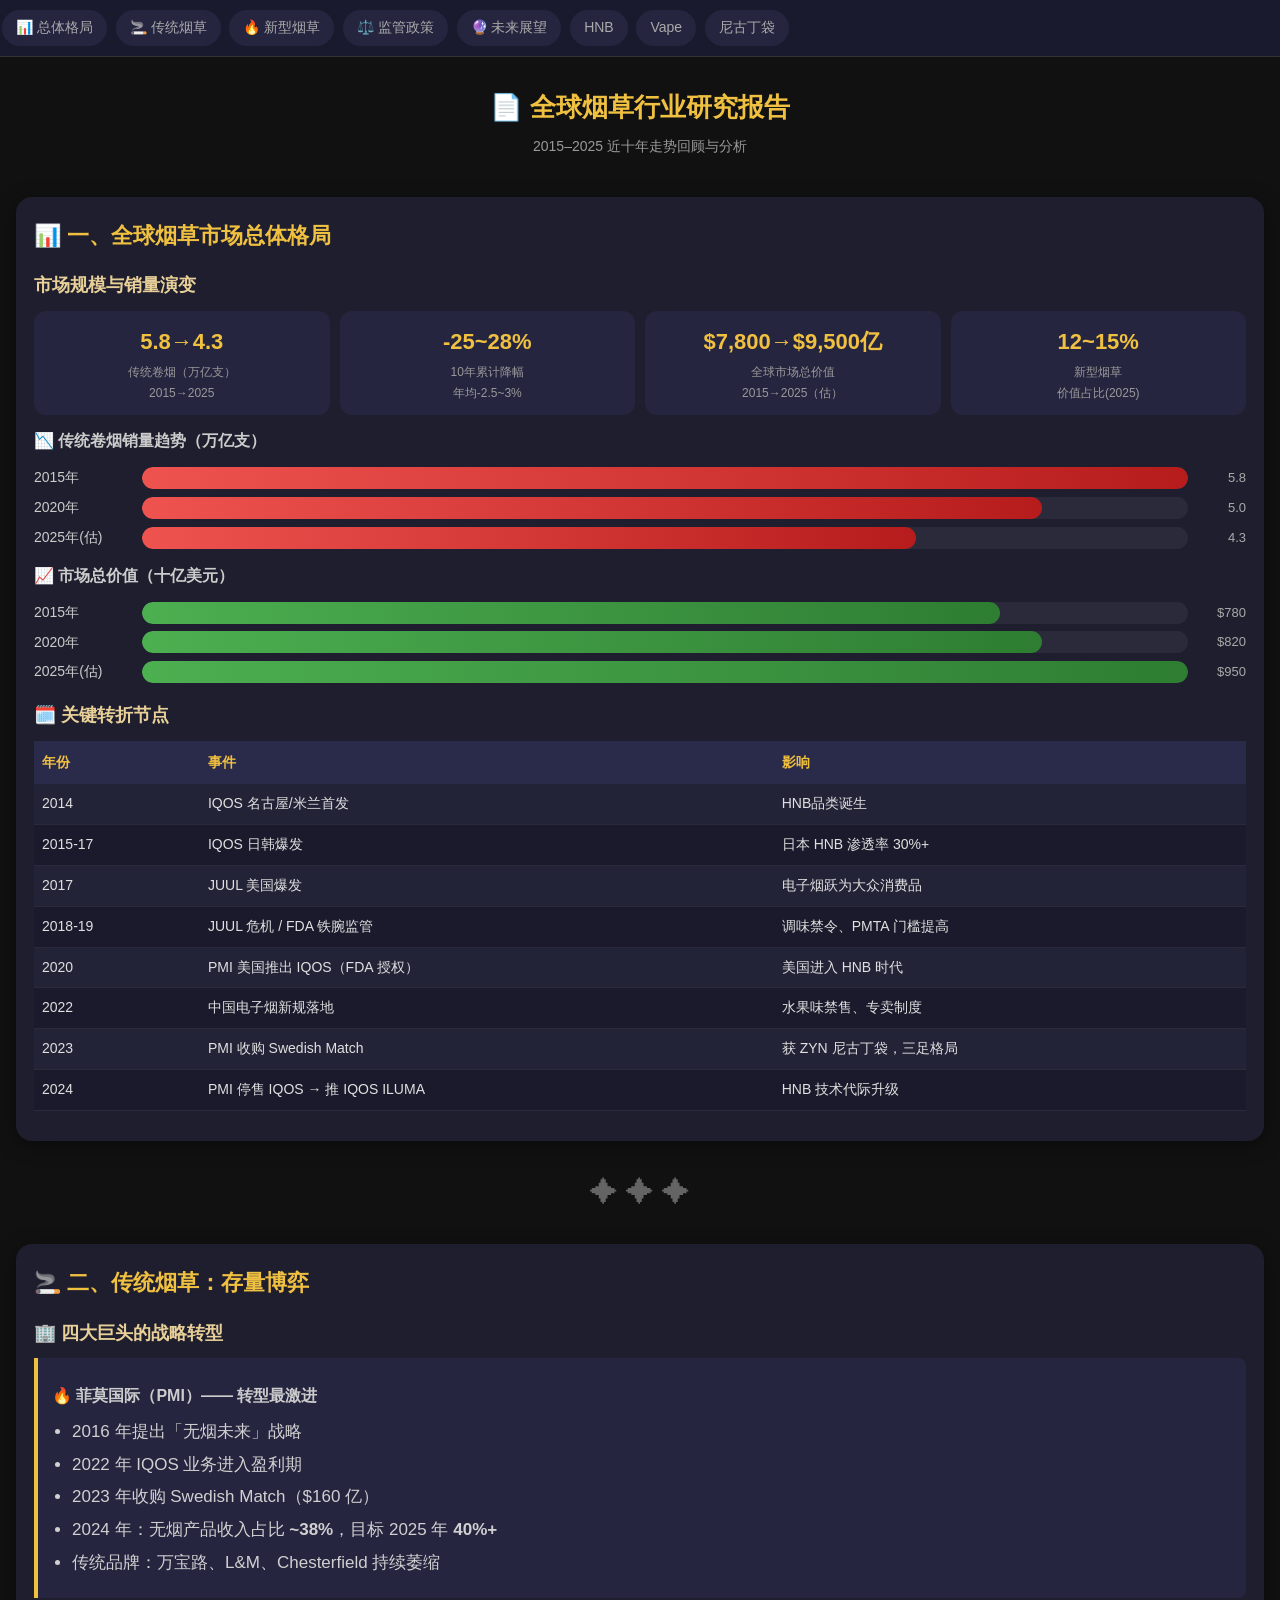
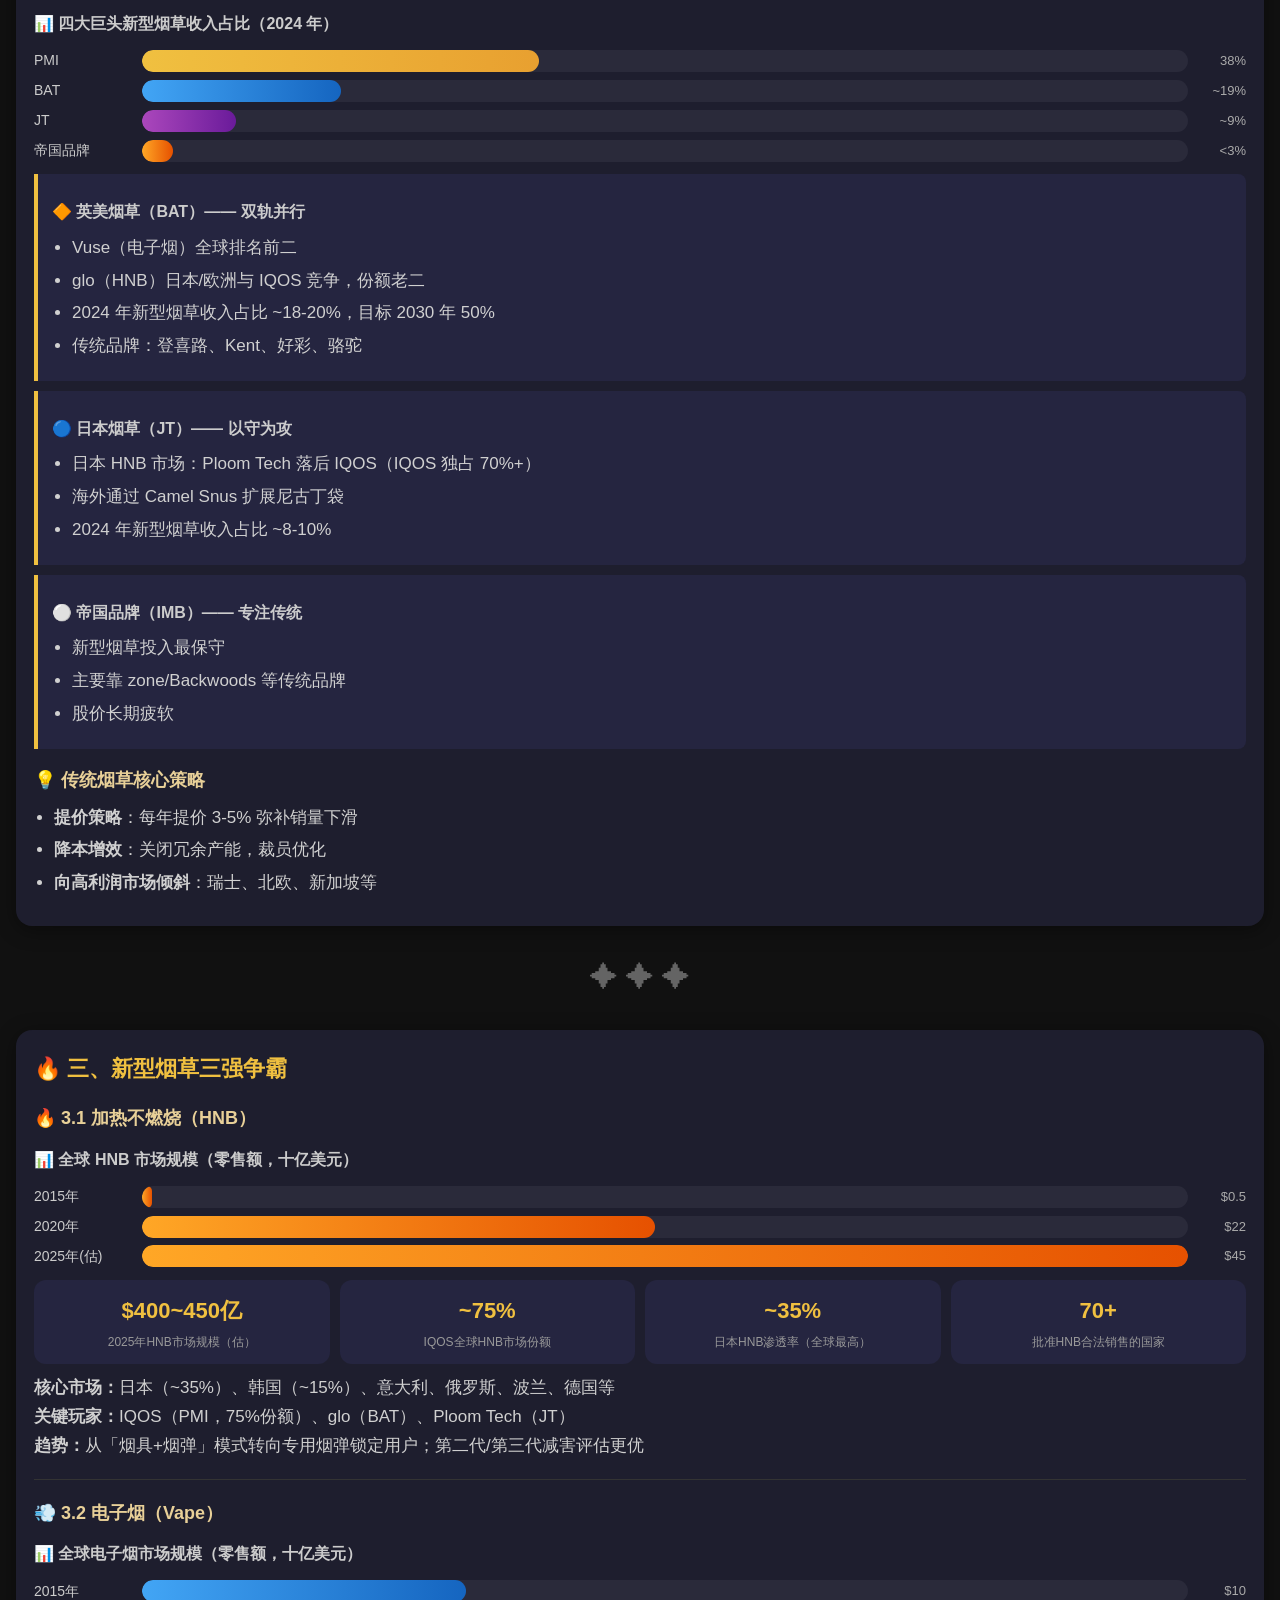
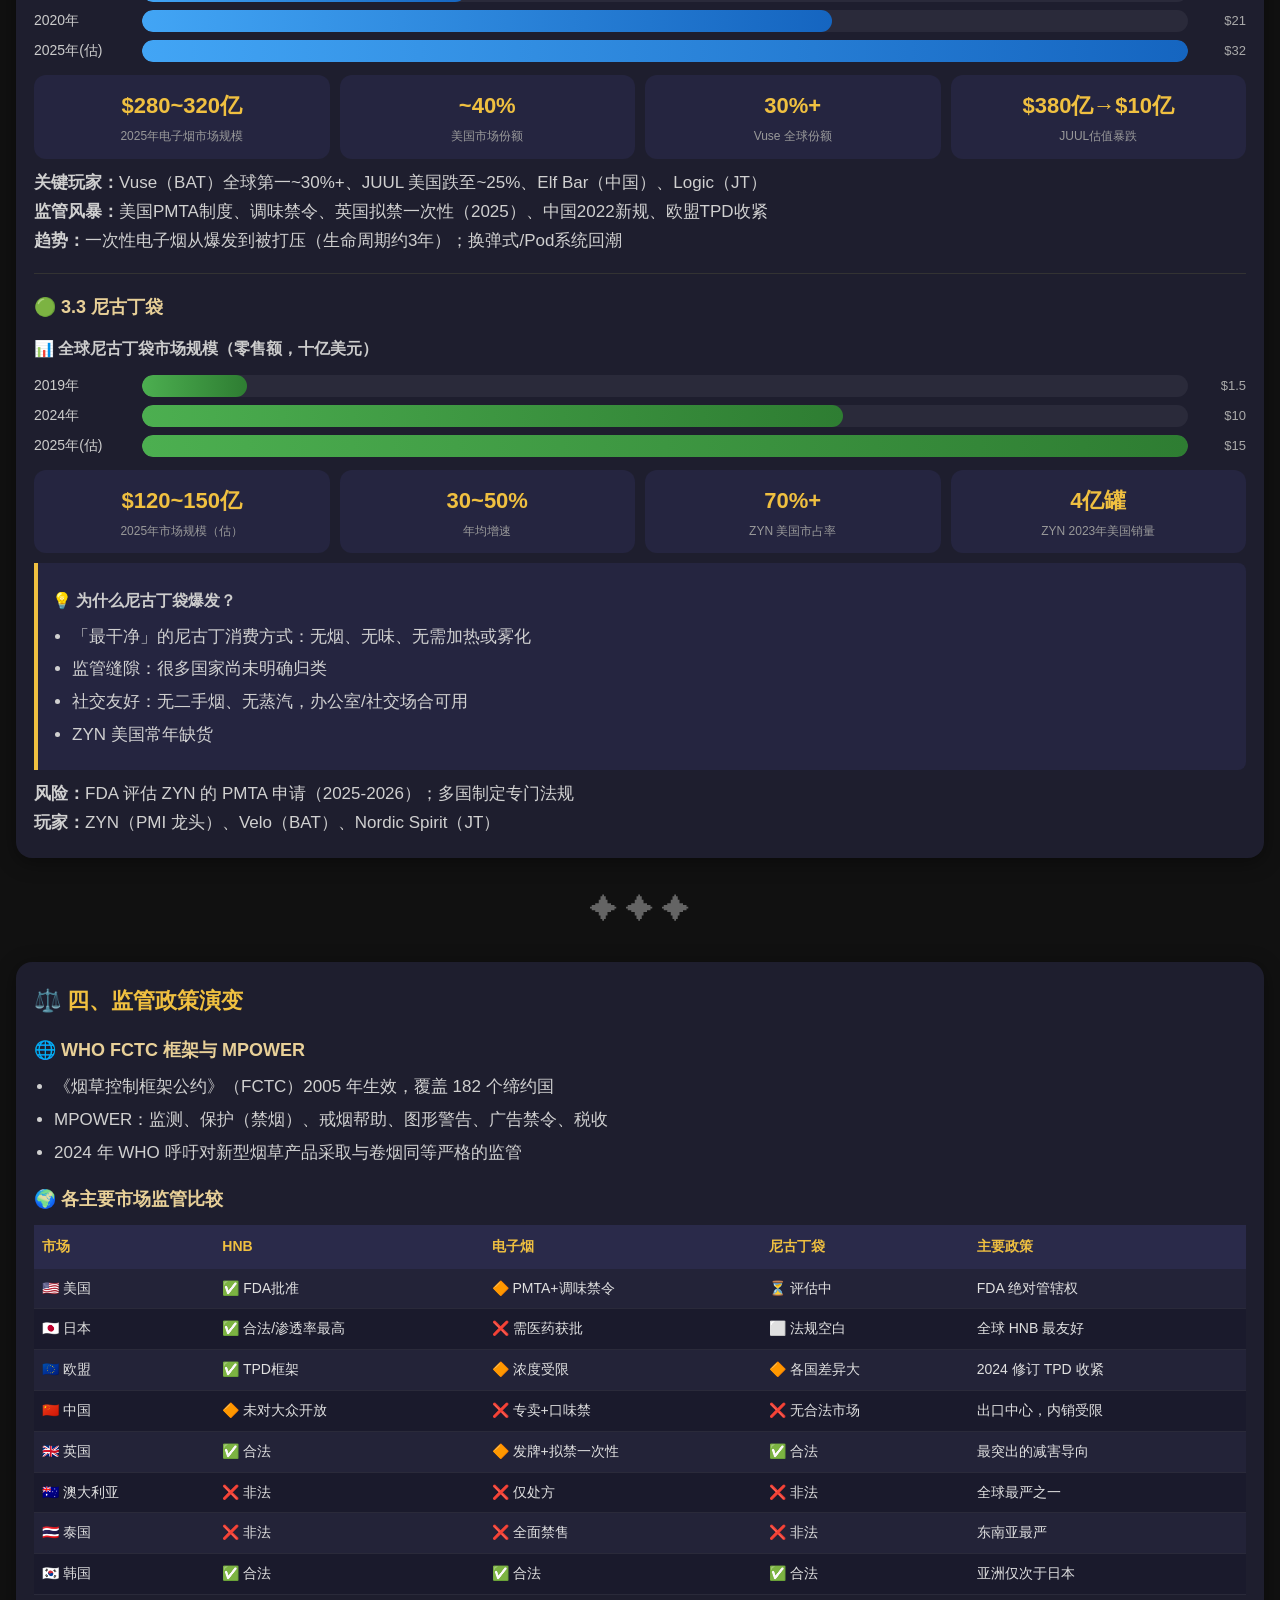
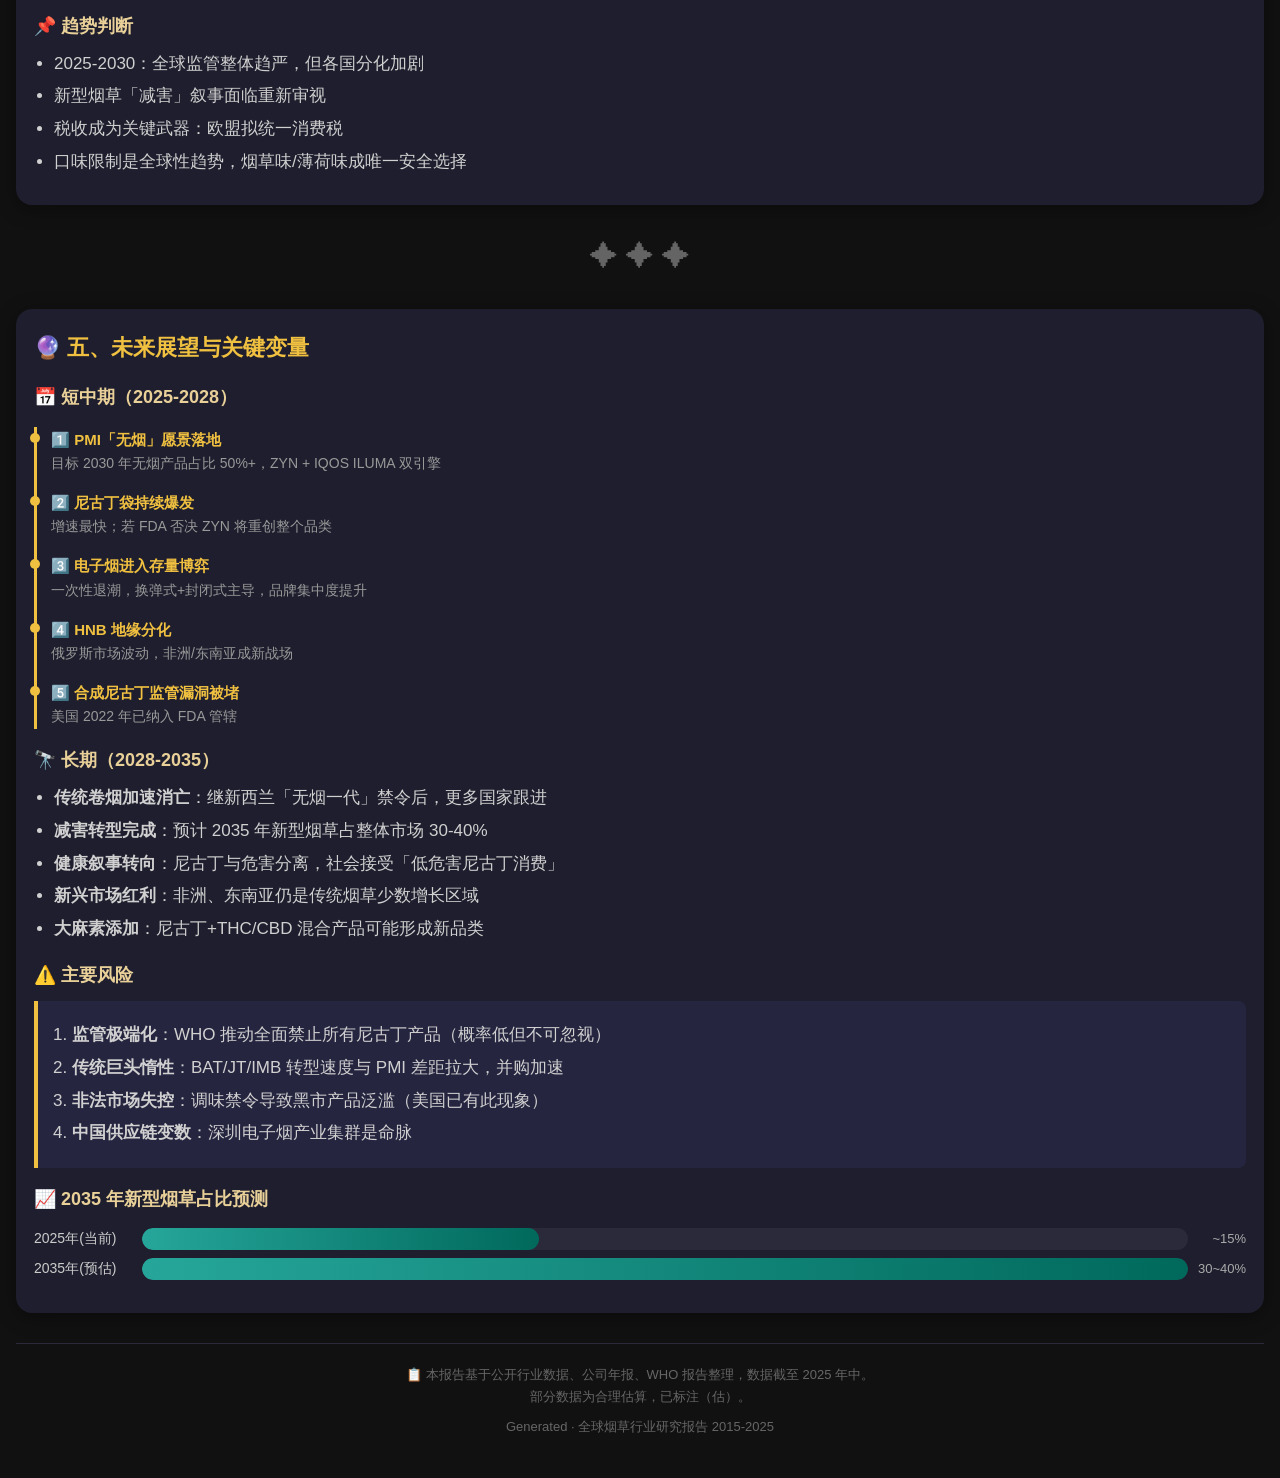
<file: tobacco_industry_report.html>
<!DOCTYPE html>
<html lang="zh-CN">
<head>
<meta charset="UTF-8">
<meta name="viewport" content="width=device-width, initial-scale=1.0, maximum-scale=1.0, user-scalable=no">
<title>全球烟草行业研究报告（2015-2025）</title>
<style>
  * { margin: 0; padding: 0; box-sizing: border-box; }
  body {
    background: #111;
    color: #e0e0e0;
    font-family: -apple-system, BlinkMacSystemFont, "Segoe UI", "PingFang SC", "Microsoft YaHei", sans-serif;
    font-size: 17px;
    line-height: 1.7;
    padding: 0 16px 40px;
  }
  /* ── Top nav ── */
  .top-nav {
    position: sticky; top: 0; z-index: 100;
    background: #1a1a2e;
    padding: 10px 0;
    margin: 0 -16px;
    overflow-x: auto;
    white-space: nowrap;
    -webkit-overflow-scrolling: touch;
    scrollbar-width: none;
    border-bottom: 1px solid #333;
  }
  .top-nav::-webkit-scrollbar { display: none; }
  .top-nav a {
    display: inline-block;
    color: #aaa;
    text-decoration: none;
    font-size: 14px;
    padding: 6px 14px;
    margin: 0 2px;
    border-radius: 20px;
    background: #252540;
    transition: background .2s, color .2s;
  }
  .top-nav a:active { background: #3a3a6e; color: #fff; }

  /* ── Header ── */
  .report-header {
    text-align: center;
    padding: 28px 0 18px;
  }
  .report-header h1 {
    font-size: 26px;
    color: #f0c040;
    font-weight: 700;
  }
  .report-header .sub {
    color: #999;
    font-size: 14px;
    margin-top: 6px;
  }

  /* ── Cards ── */
  .card {
    background: #1e1e2e;
    border-radius: 16px;
    padding: 20px 18px;
    margin: 20px 0;
    box-shadow: 0 4px 20px rgba(0,0,0,.4);
  }
  .card h2 {
    font-size: 22px;
    color: #f0c040;
    margin-bottom: 14px;
    display: flex; align-items: center; gap: 10px;
  }
  .card h3 {
    font-size: 18px;
    color: #e8d098;
    margin: 16px 0 8px;
  }
  .card h4 {
    font-size: 16px;
    color: #ccc;
    margin: 12px 0 6px;
  }
  .card p, .card li { color: #d0d0d0; }
  .card ul, .card ol { padding-left: 20px; margin: 8px 0; }
  .card li { margin: 4px 0; }

  /* ── Highlight boxes ── */
  .highlight-box {
    background: #252540;
    border-left: 4px solid #f0c040;
    padding: 12px 14px;
    margin: 10px 0;
    border-radius: 0 8px 8px 0;
  }

  /* ── Table ── */
  .table-wrap {
    overflow-x: auto;
    -webkit-overflow-scrolling: touch;
    margin: 10px 0;
  }
  table {
    width: 100%;
    border-collapse: collapse;
    font-size: 14px;
    min-width: 500px;
  }
  th {
    background: #2a2a4a;
    color: #f0c040;
    padding: 10px 8px;
    text-align: left;
    font-weight: 600;
  }
  td { padding: 8px; border-bottom: 1px solid #2a2a3a; }
  tr:nth-child(even) td { background: #232338; }
  tr:nth-child(odd) td { background: #1a1a2c; }

  /* ── Bar chart ── */
  .bar-chart { margin: 12px 0; }
  .bar-row {
    display: flex; align-items: center;
    margin: 6px 0; gap: 8px;
  }
  .bar-label {
    width: 100px;
    font-size: 14px;
    flex-shrink: 0;
    color: #ccc;
  }
  .bar-track {
    flex: 1; height: 22px;
    background: #2a2a3a;
    border-radius: 11px;
    overflow: hidden;
    position: relative;
  }
  .bar-fill {
    height: 100%;
    border-radius: 11px;
    background: linear-gradient(90deg, #f0c040, #e8a030);
    transition: width .6s ease;
  }
  .bar-value {
    font-size: 13px;
    color: #aaa;
    width: 50px;
    text-align: right;
    flex-shrink: 0;
  }
  .bar-fill.green { background: linear-gradient(90deg, #4caf50, #2e7d32); }
  .bar-fill.blue { background: linear-gradient(90deg, #42a5f5, #1565c0); }
  .bar-fill.purple { background: linear-gradient(90deg, #ab47bc, #6a1b9a); }
  .bar-fill.teal { background: linear-gradient(90deg, #26a69a, #00695c); }
  .bar-fill.red { background: linear-gradient(90deg, #ef5350, #b71c1c); }
  .bar-fill.orange { background: linear-gradient(90deg, #ffa726, #e65100); }

  /* ── Progress / percentage ── */
  .perc-grid {
    display: grid;
    grid-template-columns: 1fr 1fr;
    gap: 10px;
    margin: 10px 0;
  }
  .perc-item { text-align: center; }
  .perc-circle {
    width: 60px; height: 60px;
    border-radius: 50%;
    background: conic-gradient(#f0c040 var(--pct), #2a2a3a var(--pct));
    display: flex; align-items: center; justify-content: center;
    margin: 0 auto 6px;
    position: relative;
  }
  .perc-circle::after {
    content: attr(data-val);
    width: 44px; height: 44px;
    border-radius: 50%;
    background: #1e1e2e;
    display: flex; align-items: center; justify-content: center;
    font-size: 13px; font-weight: 700; color: #f0c040;
  }
  .perc-label { font-size: 12px; color: #aaa; }

  /* ── Timeline ── */
  .timeline { padding-left: 14px; border-left: 3px solid #f0c040; margin: 10px 0; }
  .tl-item { margin: 14px 0; position: relative; }
  .tl-item::before {
    content: '';
    width: 10px; height: 10px;
    background: #f0c040;
    border-radius: 50%;
    position: absolute; left: -21px; top: 6px;
  }
  .tl-year { font-weight: 700; color: #f0c040; font-size: 15px; }
  .tl-event { color: #ccc; }
  .tl-impact { font-size: 14px; color: #999; }

  /* ── Stat row ── */
  .stat-row {
    display: flex; gap: 10px; flex-wrap: wrap;
    margin: 10px 0;
  }
  .stat-box {
    flex: 1; min-width: 100px;
    background: #252540;
    border-radius: 12px;
    padding: 12px 8px;
    text-align: center;
  }
  .stat-num { font-size: 22px; font-weight: 700; color: #f0c040; }
  .stat-desc { font-size: 12px; color: #999; margin-top: 2px; }

  /* ── Divider ── */
  .divider { text-align: center; padding: 8px 0; font-size: 28px; opacity: .4; }

  /* ── Meta footer ── */
  .report-footer {
    text-align: center;
    color: #666;
    font-size: 13px;
    margin-top: 30px;
    padding-top: 20px;
    border-top: 1px solid #2a2a3a;
  }

  @media (max-width: 400px) {
    body { font-size: 16px; padding: 0 12px 30px; }
    .card { padding: 16px 12px; }
    .perc-grid { grid-template-columns: 1fr 1fr; }
    .stat-row { gap: 6px; }
    .stat-box { min-width: 80px; padding: 10px 6px; }
    .bar-label { width: 70px; font-size: 12px; }
  }
</style>
</head>
<body>

<!-- ═══ Top Navigation ═══ -->
<nav class="top-nav">
  <a href="#sec1">📊 总体格局</a>
  <a href="#sec2">🚬 传统烟草</a>
  <a href="#sec3">🔥 新型烟草</a>
  <a href="#sec4">⚖️ 监管政策</a>
  <a href="#sec5">🔮 未来展望</a>
  <a href="#sec3-1">HNB</a>
  <a href="#sec3-2">Vape</a>
  <a href="#sec3-3">尼古丁袋</a>
</nav>

<!-- ═══ Header ═══ -->
<div class="report-header">
  <h1>📄 全球烟草行业研究报告</h1>
  <div class="sub">2015–2025 近十年走势回顾与分析</div>
</div>

<!-- ════════════════════════════════════════ -->
<!-- SEC 1: 总体格局 -->
<!-- ════════════════════════════════════════ -->
<div class="card" id="sec1">
  <h2>📊 一、全球烟草市场总体格局</h2>

  <h3>市场规模与销量演变</h3>

  <div class="stat-row">
    <div class="stat-box">
      <div class="stat-num">5.8→4.3</div>
      <div class="stat-desc">传统卷烟（万亿支）<br>2015→2025</div>
    </div>
    <div class="stat-box">
      <div class="stat-num">-25~28%</div>
      <div class="stat-desc">10年累计降幅<br>年均-2.5~3%</div>
    </div>
    <div class="stat-box">
      <div class="stat-num">$7,800→$9,500亿</div>
      <div class="stat-desc">全球市场总价值<br>2015→2025（估）</div>
    </div>
    <div class="stat-box">
      <div class="stat-num">12~15%</div>
      <div class="stat-desc">新型烟草<br>价值占比(2025)</div>
    </div>
  </div>

  <h4>📉 传统卷烟销量趋势（万亿支）</h4>
  <div class="bar-chart">
    <div class="bar-row"><span class="bar-label">2015年</span><div class="bar-track"><div class="bar-fill red" style="width:100%"></div></div><span class="bar-value">5.8</span></div>
    <div class="bar-row"><span class="bar-label">2020年</span><div class="bar-track"><div class="bar-fill red" style="width:86%"></div></div><span class="bar-value">5.0</span></div>
    <div class="bar-row"><span class="bar-label">2025年(估)</span><div class="bar-track"><div class="bar-fill red" style="width:74%"></div></div><span class="bar-value">4.3</span></div>
  </div>

  <h4>📈 市场总价值（十亿美元）</h4>
  <div class="bar-chart">
    <div class="bar-row"><span class="bar-label">2015年</span><div class="bar-track"><div class="bar-fill green" style="width:82%"></div></div><span class="bar-value">$780</span></div>
    <div class="bar-row"><span class="bar-label">2020年</span><div class="bar-track"><div class="bar-fill green" style="width:86%"></div></div><span class="bar-value">$820</span></div>
    <div class="bar-row"><span class="bar-label">2025年(估)</span><div class="bar-track"><div class="bar-fill green" style="width:100%"></div></div><span class="bar-value">$950</span></div>
  </div>

  <h3>🗓️ 关键转折节点</h3>
  <div class="table-wrap">
    <table>
      <tr><th>年份</th><th>事件</th><th>影响</th></tr>
      <tr><td>2014</td><td>IQOS 名古屋/米兰首发</td><td>HNB品类诞生</td></tr>
      <tr><td>2015-17</td><td>IQOS 日韩爆发</td><td>日本 HNB 渗透率 30%+</td></tr>
      <tr><td>2017</td><td>JUUL 美国爆发</td><td>电子烟跃为大众消费品</td></tr>
      <tr><td>2018-19</td><td>JUUL 危机 / FDA 铁腕监管</td><td>调味禁令、PMTA 门槛提高</td></tr>
      <tr><td>2020</td><td>PMI 美国推出 IQOS（FDA 授权）</td><td>美国进入 HNB 时代</td></tr>
      <tr><td>2022</td><td>中国电子烟新规落地</td><td>水果味禁售、专卖制度</td></tr>
      <tr><td>2023</td><td>PMI 收购 Swedish Match</td><td>获 ZYN 尼古丁袋，三足格局</td></tr>
      <tr><td>2024</td><td>PMI 停售 IQOS → 推 IQOS ILUMA</td><td>HNB 技术代际升级</td></tr>
    </table>
  </div>
</div>

<div class="divider">✦ ✦ ✦</div>

<!-- ════════════════════════════════════════ -->
<!-- SEC 2: 传统烟草 -->
<!-- ════════════════════════════════════════ -->
<div class="card" id="sec2">
  <h2>🚬 二、传统烟草：存量博弈</h2>

  <h3>🏢 四大巨头的战略转型</h3>

  <div class="highlight-box">
    <h4>🔥 菲莫国际（PMI）—— 转型最激进</h4>
    <ul>
      <li>2016 年提出「无烟未来」战略</li>
      <li>2022 年 IQOS 业务进入盈利期</li>
      <li>2023 年收购 Swedish Match（$160 亿）</li>
      <li>2024 年：无烟产品收入占比 <strong>~38%</strong>，目标 2025 年 <strong>40%+</strong></li>
      <li>传统品牌：万宝路、L&M、Chesterfield 持续萎缩</li>
    </ul>
  </div>

  <h4>📊 四大巨头新型烟草收入占比（2024 年）</h4>
  <div class="bar-chart">
    <div class="bar-row"><span class="bar-label">PMI</span><div class="bar-track"><div class="bar-fill" style="width:38%"></div></div><span class="bar-value">38%</span></div>
    <div class="bar-row"><span class="bar-label">BAT</span><div class="bar-track"><div class="bar-fill blue" style="width:19%"></div></div><span class="bar-value">~19%</span></div>
    <div class="bar-row"><span class="bar-label">JT</span><div class="bar-track"><div class="bar-fill purple" style="width:9%"></div></div><span class="bar-value">~9%</span></div>
    <div class="bar-row"><span class="bar-label">帝国品牌</span><div class="bar-track"><div class="bar-fill orange" style="width:3%"></div></div><span class="bar-value">&lt;3%</span></div>
  </div>

  <div class="highlight-box">
    <h4>🔶 英美烟草（BAT）—— 双轨并行</h4>
    <ul>
      <li>Vuse（电子烟）全球排名前二</li>
      <li>glo（HNB）日本/欧洲与 IQOS 竞争，份额老二</li>
      <li>2024 年新型烟草收入占比 ~18-20%，目标 2030 年 50%</li>
      <li>传统品牌：登喜路、Kent、好彩、骆驼</li>
    </ul>
  </div>

  <div class="highlight-box">
    <h4>🔵 日本烟草（JT）—— 以守为攻</h4>
    <ul>
      <li>日本 HNB 市场：Ploom Tech 落后 IQOS（IQOS 独占 70%+）</li>
      <li>海外通过 Camel Snus 扩展尼古丁袋</li>
      <li>2024 年新型烟草收入占比 ~8-10%</li>
    </ul>
  </div>

  <div class="highlight-box">
    <h4>⚪ 帝国品牌（IMB）—— 专注传统</h4>
    <ul>
      <li>新型烟草投入最保守</li>
      <li>主要靠 zone/Backwoods 等传统品牌</li>
      <li>股价长期疲软</li>
    </ul>
  </div>

  <h3>💡 传统烟草核心策略</h3>
  <ul>
    <li><strong>提价策略</strong>：每年提价 3-5% 弥补销量下滑</li>
    <li><strong>降本增效</strong>：关闭冗余产能，裁员优化</li>
    <li><strong>向高利润市场倾斜</strong>：瑞士、北欧、新加坡等</li>
  </ul>
</div>

<div class="divider">✦ ✦ ✦</div>

<!-- ════════════════════════════════════════ -->
<!-- SEC 3: 新型烟草 -->
<!-- ════════════════════════════════════════ -->
<div class="card" id="sec3">
  <h2>🔥 三、新型烟草三强争霸</h2>

  <!-- 3.1 HNB -->
  <div id="sec3-1">
    <h3>🔥 3.1 加热不燃烧（HNB）</h3>

    <h4>📊 全球 HNB 市场规模（零售额，十亿美元）</h4>
    <div class="bar-chart">
      <div class="bar-row"><span class="bar-label">2015年</span><div class="bar-track"><div class="bar-fill orange" style="width:1%"></div></div><span class="bar-value">$0.5</span></div>
      <div class="bar-row"><span class="bar-label">2020年</span><div class="bar-track"><div class="bar-fill orange" style="width:49%"></div></div><span class="bar-value">$22</span></div>
      <div class="bar-row"><span class="bar-label">2025年(估)</span><div class="bar-track"><div class="bar-fill orange" style="width:100%"></div></div><span class="bar-value">$45</span></div>
    </div>

    <div class="stat-row">
      <div class="stat-box">
        <div class="stat-num">$400~450亿</div>
        <div class="stat-desc">2025年HNB市场规模（估）</div>
      </div>
      <div class="stat-box">
        <div class="stat-num">~75%</div>
        <div class="stat-desc">IQOS全球HNB市场份额</div>
      </div>
      <div class="stat-box">
        <div class="stat-num">~35%</div>
        <div class="stat-desc">日本HNB渗透率（全球最高）</div>
      </div>
      <div class="stat-box">
        <div class="stat-num">70+</div>
        <div class="stat-desc">批准HNB合法销售的国家</div>
      </div>
    </div>

    <p><strong>核心市场：</strong>日本（~35%）、韩国（~15%）、意大利、俄罗斯、波兰、德国等</p>
    <p><strong>关键玩家：</strong>IQOS（PMI，75%份额）、glo（BAT）、Ploom Tech（JT）</p>
    <p><strong>趋势：</strong>从「烟具+烟弹」模式转向专用烟弹锁定用户；第二代/第三代减害评估更优</p>
  </div>

  <div style="border-top:1px solid #333; margin: 18px 0;"></div>

  <!-- 3.2 Vape -->
  <div id="sec3-2">
    <h3>💨 3.2 电子烟（Vape）</h3>

    <h4>📊 全球电子烟市场规模（零售额，十亿美元）</h4>
    <div class="bar-chart">
      <div class="bar-row"><span class="bar-label">2015年</span><div class="bar-track"><div class="bar-fill blue" style="width:31%"></div></div><span class="bar-value">$10</span></div>
      <div class="bar-row"><span class="bar-label">2020年</span><div class="bar-track"><div class="bar-fill blue" style="width:66%"></div></div><span class="bar-value">$21</span></div>
      <div class="bar-row"><span class="bar-label">2025年(估)</span><div class="bar-track"><div class="bar-fill blue" style="width:100%"></div></div><span class="bar-value">$32</span></div>
    </div>

    <div class="stat-row">
      <div class="stat-box">
        <div class="stat-num">$280~320亿</div>
        <div class="stat-desc">2025年电子烟市场规模</div>
      </div>
      <div class="stat-box">
        <div class="stat-num">~40%</div>
        <div class="stat-desc">美国市场份额</div>
      </div>
      <div class="stat-box">
        <div class="stat-num">30%+</div>
        <div class="stat-desc">Vuse 全球份额</div>
      </div>
      <div class="stat-box">
        <div class="stat-num">$380亿→$10亿</div>
        <div class="stat-desc">JUUL估值暴跌</div>
      </div>
    </div>

    <p><strong>关键玩家：</strong>Vuse（BAT）全球第一~30%+、JUUL 美国跌至~25%、Elf Bar（中国）、Logic（JT）</p>
    <p><strong>监管风暴：</strong>美国PMTA制度、调味禁令、英国拟禁一次性（2025）、中国2022新规、欧盟TPD收紧</p>
    <p><strong>趋势：</strong>一次性电子烟从爆发到被打压（生命周期约3年）；换弹式/Pod系统回潮</p>
  </div>

  <div style="border-top:1px solid #333; margin: 18px 0;"></div>

  <!-- 3.3 Nicotine Pouch -->
  <div id="sec3-3">
    <h3>🟢 3.3 尼古丁袋</h3>

    <h4>📊 全球尼古丁袋市场规模（零售额，十亿美元）</h4>
    <div class="bar-chart">
      <div class="bar-row"><span class="bar-label">2019年</span><div class="bar-track"><div class="bar-fill green" style="width:10%"></div></div><span class="bar-value">$1.5</span></div>
      <div class="bar-row"><span class="bar-label">2024年</span><div class="bar-track"><div class="bar-fill green" style="width:67%"></div></div><span class="bar-value">$10</span></div>
      <div class="bar-row"><span class="bar-label">2025年(估)</span><div class="bar-track"><div class="bar-fill green" style="width:100%"></div></div><span class="bar-value">$15</span></div>
    </div>

    <div class="stat-row">
      <div class="stat-box">
        <div class="stat-num">$120~150亿</div>
        <div class="stat-desc">2025年市场规模（估）</div>
      </div>
      <div class="stat-box">
        <div class="stat-num">30~50%</div>
        <div class="stat-desc">年均增速</div>
      </div>
      <div class="stat-box">
        <div class="stat-num">70%+</div>
        <div class="stat-desc">ZYN 美国市占率</div>
      </div>
      <div class="stat-box">
        <div class="stat-num">4亿罐</div>
        <div class="stat-desc">ZYN 2023年美国销量</div>
      </div>
    </div>

    <div class="highlight-box">
      <h4>💡 为什么尼古丁袋爆发？</h4>
      <ul>
        <li>「最干净」的尼古丁消费方式：无烟、无味、无需加热或雾化</li>
        <li>监管缝隙：很多国家尚未明确归类</li>
        <li>社交友好：无二手烟、无蒸汽，办公室/社交场合可用</li>
        <li>ZYN 美国常年缺货</li>
      </ul>
    </div>

    <p><strong>风险：</strong>FDA 评估 ZYN 的 PMTA 申请（2025-2026）；多国制定专门法规</p>
    <p><strong>玩家：</strong>ZYN（PMI 龙头）、Velo（BAT）、Nordic Spirit（JT）</p>
  </div>
</div>

<div class="divider">✦ ✦ ✦</div>

<!-- ════════════════════════════════════════ -->
<!-- SEC 4: 监管政策 -->
<!-- ════════════════════════════════════════ -->
<div class="card" id="sec4">
  <h2>⚖️ 四、监管政策演变</h2>

  <h3>🌐 WHO FCTC 框架与 MPOWER</h3>
  <ul>
    <li>《烟草控制框架公约》（FCTC）2005 年生效，覆盖 182 个缔约国</li>
    <li>MPOWER：监测、保护（禁烟）、戒烟帮助、图形警告、广告禁令、税收</li>
    <li>2024 年 WHO 呼吁对新型烟草产品采取与卷烟同等严格的监管</li>
  </ul>

  <h3>🌍 各主要市场监管比较</h3>
  <div class="table-wrap">
    <table>
      <tr><th>市场</th><th>HNB</th><th>电子烟</th><th>尼古丁袋</th><th>主要政策</th></tr>
      <tr><td>🇺🇸 美国</td><td>✅ FDA批准</td><td>🔶 PMTA+调味禁令</td><td>⏳ 评估中</td><td>FDA 绝对管辖权</td></tr>
      <tr><td>🇯🇵 日本</td><td>✅ 合法/渗透率最高</td><td>❌ 需医药获批</td><td>⬜ 法规空白</td><td>全球 HNB 最友好</td></tr>
      <tr><td>🇪🇺 欧盟</td><td>✅ TPD框架</td><td>🔶 浓度受限</td><td>🔶 各国差异大</td><td>2024 修订 TPD 收紧</td></tr>
      <tr><td>🇨🇳 中国</td><td>🔶 未对大众开放</td><td>❌ 专卖+口味禁</td><td>❌ 无合法市场</td><td>出口中心，内销受限</td></tr>
      <tr><td>🇬🇧 英国</td><td>✅ 合法</td><td>🔶 发牌+拟禁一次性</td><td>✅ 合法</td><td>最突出的减害导向</td></tr>
      <tr><td>🇦🇺 澳大利亚</td><td>❌ 非法</td><td>❌ 仅处方</td><td>❌ 非法</td><td>全球最严之一</td></tr>
      <tr><td>🇹🇭 泰国</td><td>❌ 非法</td><td>❌ 全面禁售</td><td>❌ 非法</td><td>东南亚最严</td></tr>
      <tr><td>🇰🇷 韩国</td><td>✅ 合法</td><td>✅ 合法</td><td>✅ 合法</td><td>亚洲仅次于日本</td></tr>
    </table>
  </div>

  <h3>📌 趋势判断</h3>
  <ul>
    <li>2025-2030：全球监管整体趋严，但各国分化加剧</li>
    <li>新型烟草「减害」叙事面临重新审视</li>
    <li>税收成为关键武器：欧盟拟统一消费税</li>
    <li>口味限制是全球性趋势，烟草味/薄荷味成唯一安全选择</li>
  </ul>
</div>

<div class="divider">✦ ✦ ✦</div>

<!-- ════════════════════════════════════════ -->
<!-- SEC 5: 未来展望 -->
<!-- ════════════════════════════════════════ -->
<div class="card" id="sec5">
  <h2>🔮 五、未来展望与关键变量</h2>

  <h3>📅 短中期（2025-2028）</h3>
  <div class="timeline">
    <div class="tl-item">
      <div class="tl-year">1️⃣ PMI「无烟」愿景落地</div>
      <div class="tl-impact">目标 2030 年无烟产品占比 50%+，ZYN + IQOS ILUMA 双引擎</div>
    </div>
    <div class="tl-item">
      <div class="tl-year">2️⃣ 尼古丁袋持续爆发</div>
      <div class="tl-impact">增速最快；若 FDA 否决 ZYN 将重创整个品类</div>
    </div>
    <div class="tl-item">
      <div class="tl-year">3️⃣ 电子烟进入存量博弈</div>
      <div class="tl-impact">一次性退潮，换弹式+封闭式主导，品牌集中度提升</div>
    </div>
    <div class="tl-item">
      <div class="tl-year">4️⃣ HNB 地缘分化</div>
      <div class="tl-impact">俄罗斯市场波动，非洲/东南亚成新战场</div>
    </div>
    <div class="tl-item">
      <div class="tl-year">5️⃣ 合成尼古丁监管漏洞被堵</div>
      <div class="tl-impact">美国 2022 年已纳入 FDA 管辖</div>
    </div>
  </div>

  <h3>🔭 长期（2028-2035）</h3>
  <ul>
    <li><strong>传统卷烟加速消亡</strong>：继新西兰「无烟一代」禁令后，更多国家跟进</li>
    <li><strong>减害转型完成</strong>：预计 2035 年新型烟草占整体市场 30-40%</li>
    <li><strong>健康叙事转向</strong>：尼古丁与危害分离，社会接受「低危害尼古丁消费」</li>
    <li><strong>新兴市场红利</strong>：非洲、东南亚仍是传统烟草少数增长区域</li>
    <li><strong>大麻素添加</strong>：尼古丁+THC/CBD 混合产品可能形成新品类</li>
  </ul>

  <h3>⚠️ 主要风险</h3>
  <div class="highlight-box">
    <ol>
      <li><strong>监管极端化</strong>：WHO 推动全面禁止所有尼古丁产品（概率低但不可忽视）</li>
      <li><strong>传统巨头惰性</strong>：BAT/JT/IMB 转型速度与 PMI 差距拉大，并购加速</li>
      <li><strong>非法市场失控</strong>：调味禁令导致黑市产品泛滥（美国已有此现象）</li>
      <li><strong>中国供应链变数</strong>：深圳电子烟产业集群是命脉</li>
    </ol>
  </div>

  <h3>📈 2035 年新型烟草占比预测</h3>
  <div class="bar-chart">
    <div class="bar-row"><span class="bar-label">2025年(当前)</span><div class="bar-track"><div class="bar-fill teal" style="width:38%"></div></div><span class="bar-value">~15%</span></div>
    <div class="bar-row"><span class="bar-label">2035年(预估)</span><div class="bar-track"><div class="bar-fill teal" style="width:100%"></div></div><span class="bar-value">30~40%</span></div>
  </div>
</div>

<!-- ═══ Footer ═══ -->
<div class="report-footer">
  <p>📋 本报告基于公开行业数据、公司年报、WHO 报告整理，数据截至 2025 年中。</p>
  <p>部分数据为合理估算，已标注（估）。</p>
  <p style="margin-top:8px;">Generated · 全球烟草行业研究报告 2015-2025</p>
</div>

</body>
</html>
</file>
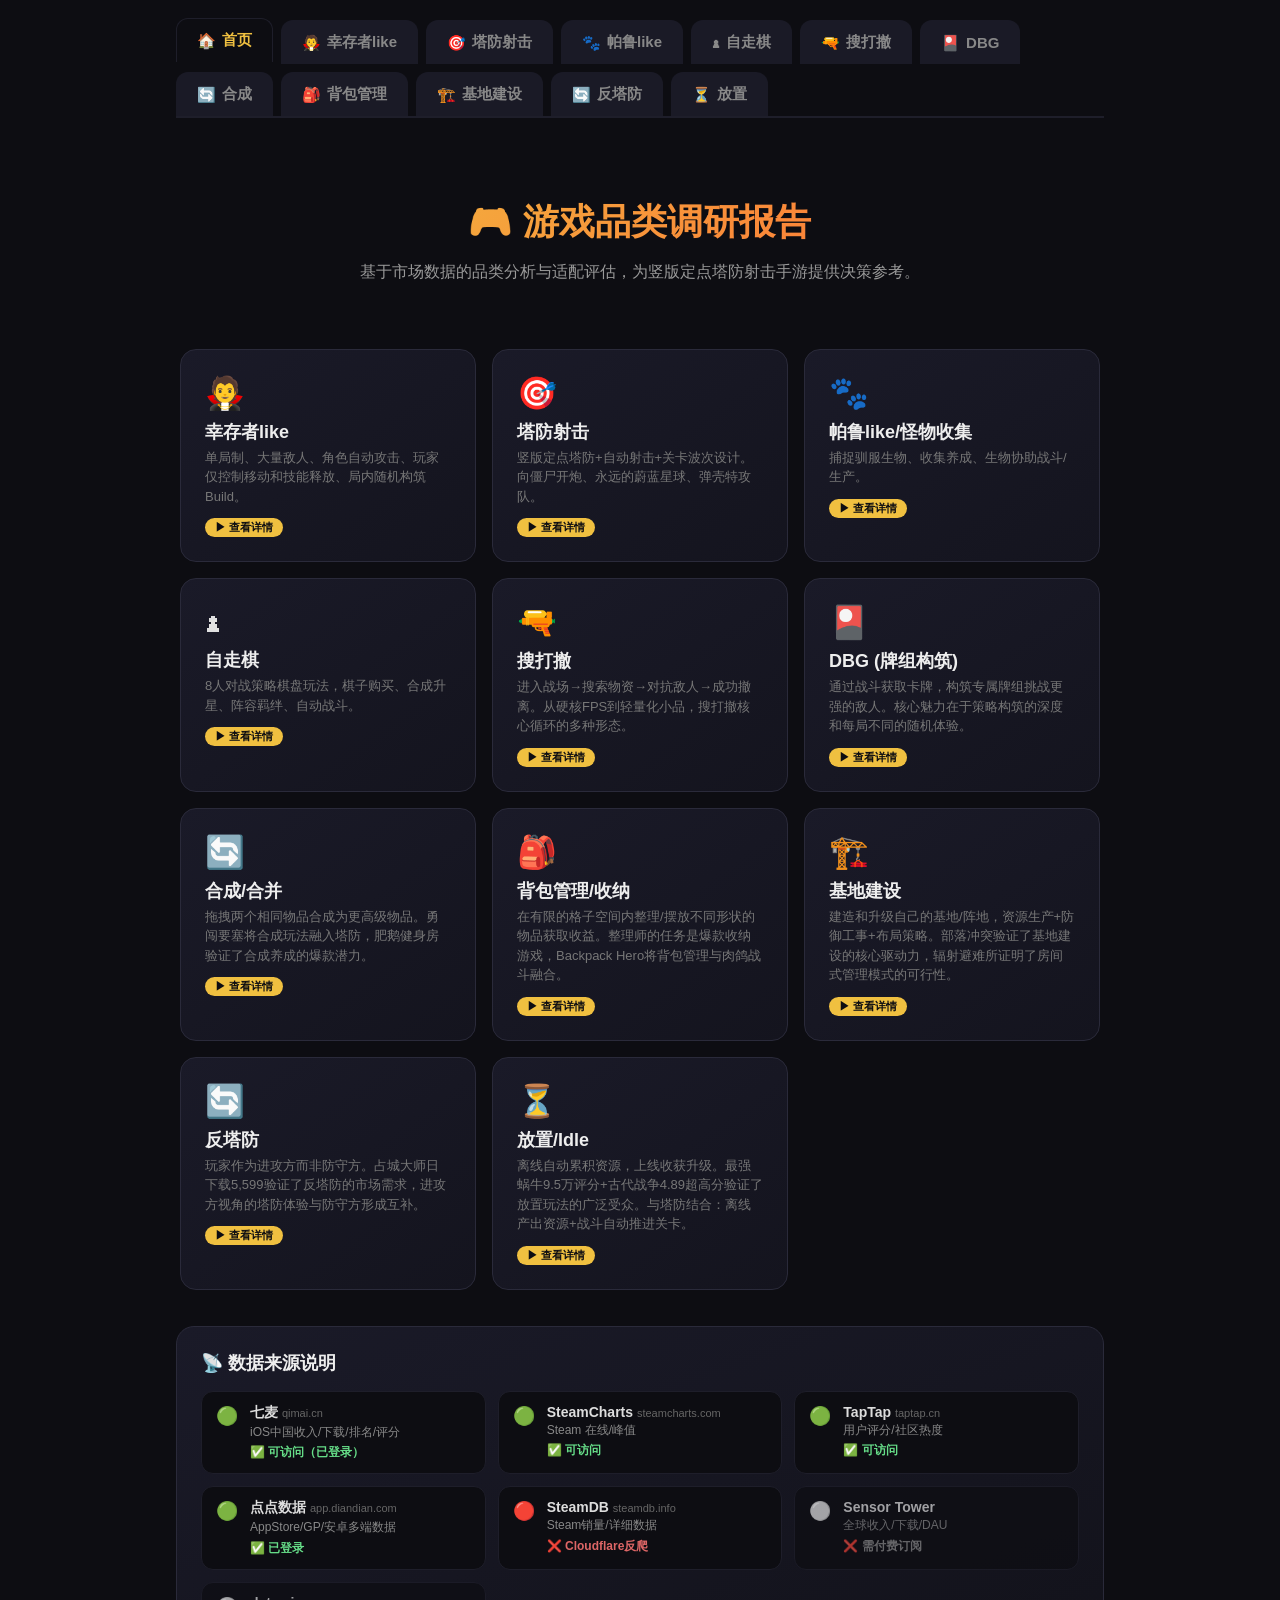
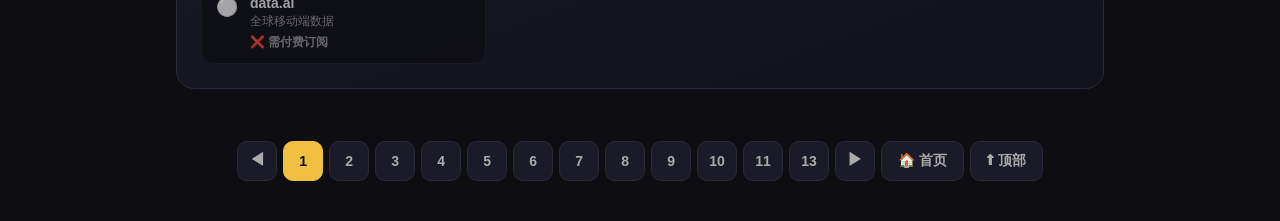
<file: 品类调研/2026-05-28-玩法调研报告.html>
<!DOCTYPE html>
<html lang="zh-CN">
<head>
<meta charset="UTF-8">
<meta name="viewport" content="width=device-width, initial-scale=1.0">
<title>游戏品类调研报告 · 幸存者like</title>
<style>
*{margin:0;padding:0;box-sizing:border-box}
body{background:#0d0d12;color:#e0e0e0;font-family:-apple-system,'Segoe UI','PingFang SC','Microsoft YaHei',sans-serif;min-height:100vh;display:flex;flex-direction:column;align-items:center}
.container{max-width:960px;width:100%;padding:20px 16px}

/* Tabs */
.tab-bar{display:flex;gap:8px;border-bottom:2px solid #1e1e2a;padding-bottom:0;margin-bottom:32px;flex-wrap:wrap}
.tab{display:flex;align-items:center;gap:6px;padding:12px 20px;border-radius:12px 12px 0 0;cursor:pointer;font-size:15px;font-weight:600;transition:all .2s;background:#1a1a26;color:#888;border:1px solid transparent;border-bottom:none;user-select:none}
.tab:hover{background:#252535;color:#ccc}
.tab.active{background:#0d0d12;color:#f0c040;border-color:#1e1e2a;border-bottom-color:#0d0d12;transform:translateY(-2px)}
.tab.disabled{background:#15151e;color:#555;cursor:not-allowed;opacity:.5}
.tab .badge{font-size:11px;background:#2a2a3a;padding:2px 8px;border-radius:8px;color:#777;margin-left:4px}
.tab.disabled .badge{background:#1e1e2a;color:#444}

/* Pages */
.page{display:none;animation:fadeIn .3s ease}
.page.active{display:block}
/* Hide any .profile-section or .traits-section not inside .page.active */
.container > :not(.page):not(.tab-bar):not(.pagination):not(.data-sources-section){display:none !important}
@keyframes fadeIn{from{opacity:0;transform:translateY(8px)}to{opacity:1;transform:translateY(0)}}

/* Home */
.hero{text-align:center;padding:48px 20px 32px}
.hero h1{font-size:36px;font-weight:800;background:linear-gradient(135deg,#f0c040,#ff6b35);-webkit-background-clip:text;-webkit-text-fill-color:transparent;margin-bottom:12px}
.hero p{color:#999;font-size:16px;max-width:560px;margin:0 auto 32px;line-height:1.6}
.category-grid{display:grid;grid-template-columns:repeat(auto-fill,minmax(260px,1fr));gap:16px;padding:0 4px}
.category-card{background:linear-gradient(145deg,#1a1a28,#14141e);border:1px solid #2a2a3a;border-radius:16px;padding:24px;cursor:pointer;transition:all .2s}
.category-card:hover{transform:translateY(-4px);border-color:#f0c04033;box-shadow:0 8px 32px #00000040}
.category-card .icon{font-size:32px;margin-bottom:8px}
.category-card h3{font-size:18px;color:#eee;margin-bottom:4px}
.category-card p{font-size:13px;color:#777;line-height:1.5}
.category-card .tag{display:inline-block;background:#f0c040;color:#0d0d12;font-size:11px;font-weight:700;padding:2px 10px;border-radius:10px;margin-top:12px}
.category-card.locked{opacity:.5;cursor:not-allowed;border-color:#1e1e2a}
.category-card.locked:hover{transform:none;border-color:#1e1e2a;box-shadow:none}
.category-card.locked .disabled-tag{display:inline-block;background:#2a2a3a;color:#666;font-size:11px;padding:2px 10px;border-radius:10px;margin-top:12px}

/* Category Header */
.cat-header{margin-bottom:28px}
.cat-header h2{font-size:28px;font-weight:700;color:#eee;margin-bottom:6px}
.cat-header .summary{font-size:14px;color:#999;line-height:1.7;padding:12px 16px;background:#15151e;border-radius:12px;border-left:3px solid #f0c040}

/* Game Cards */
.game-grid{display:block;margin-bottom:36px}
.game-card{background:linear-gradient(160deg,#1a1a28,#12121a);border:1px solid #2a2a3a;border-radius:18px;padding:16px;transition:all .2s;width:100%;margin-bottom:20px}
.game-card:hover{transform:translateY(-4px);border-color:#f0c04022;box-shadow:0 12px 40px #00000060}
.game-card .g-name{font-size:16px;font-weight:700;color:#eee;margin-bottom:6px;display:flex;align-items:center;flex-wrap:wrap;gap:4px}
.platform-tag{display:inline-block;font-size:11px;font-weight:600;padding:3px 10px;border-radius:20px;background:#2a3a5a;color:#8ab4f8}
.platform-tag.steam{background:#1a2a3a;color:#66c0f4}
.platform-tag.mobile{background:#2a3a2a;color:#66dd88}
.platform-tag.xbox{background:#1a2a2a;color:#66cc88}
.platform-tag.wechat{background:#3a2a1a;color:#ddcc66}
.platform-tag.ns{background:#2a1a2a;color:#cc66cc}
.data-row{display:flex;gap:12px;flex-wrap:wrap;margin:16px 0;padding:14px;background:#0d0d12;border-radius:12px;border:1px solid #1e1e2a}
.data-item{flex:1;min-width:80px;text-align:center}
.data-item .label{font-size:11px;color:#777;margin-bottom:4px}
.data-item .value{font-size:14px;font-weight:600;color:#ddd}
.data-item .value.highlight{color:#f0c040}
.detail-section{margin:14px 0;padding:14px;background:#0d0d12;border-radius:12px;border:1px solid #1e1e2a}
.detail-section .dt{font-size:13px;font-weight:700;color:#f0c040;margin-bottom:8px}
.detail-section .dd{font-size:13px;color:#bbb;line-height:1.7}

/* Platform Revenue Breakdown */
.platform-revenue{margin:12px 0;padding:10px 12px;background:#0d0d12;border-radius:12px;border:1px solid #1e1e2a}
.pr-title{font-size:13px;font-weight:700;color:#f0c040;margin-bottom:8px}
.pr-cards{display:flex;flex-wrap:wrap;gap:8px}
.pr-card{flex:1 1 auto;min-width:110px;max-width:180px;display:flex;flex-direction:column;align-items:center;padding:8px 10px;background:#15151e;border:1px solid #2a2a3a;border-radius:10px;text-align:center;transition:border-color .15s}
.pr-card:hover{border-color:#3a3a5a}
.pr-card .pr-platform{font-size:11px;color:#999;margin-bottom:3px;line-height:1.3}
.pr-card .pr-amount{font-size:14px;font-weight:700;color:#eee;margin-bottom:3px}
.pr-card .pr-source{font-size:10px;padding:1px 8px;border-radius:8px;font-weight:600}
.pr-card .pr-source.tag-qimai{background:#0a2a0a;color:#66dd88;border:1px solid #1a4a1a}
.pr-card .pr-source.tag-est{background:#1a1a22;color:#888;border:1px solid #2a2a32}
.pr-card.pr-total{border-color:#f0c040;background:#1a1a0a}
.pr-card.pr-total .pr-platform{color:#f0c040;font-weight:700}
.pr-card.pr-total .pr-amount{color:#f0c040}
.pr-card.pr-total .pr-source{background:#2a2a0a;color:#ddaa30;border:1px solid #4a4a1a}

/* User Profile Table */
.profile-section{margin-bottom:36px}
.profile-section h3{font-size:18px;font-weight:700;margin-bottom:16px;color:#eee;display:flex;align-items:center;gap:8px}
.profile-table-wrap{overflow-x:auto;border-radius:14px;border:1px solid #1e1e2a;margin-bottom:16px}
.profile-table{width:100%;border-collapse:collapse;font-size:13px;min-width:650px}
.profile-table th{background:#1a1a2a;color:#f0c040;font-weight:600;padding:14px 16px;text-align:left;border-bottom:2px solid #2a2a3a}
.profile-table th:first-child{border-radius:14px 0 0 0}
.profile-table th:last-child{border-radius:0 14px 0 0}
.profile-table td{padding:12px 16px;border-bottom:1px solid #1e1e2a;color:#ccc;line-height:1.5}
.profile-table tr:nth-child(even) td{background:#141420}
.profile-table tr:nth-child(odd) td{background:#0d0d12}
.profile-table td:first-child{font-weight:600;color:#f0c040;white-space:nowrap;width:90px}
.overlap-box{background:#15151e;border:1px solid #2a2a3a;border-radius:14px;padding:16px;margin-top:12px}
.overlap-box .ol-item{display:flex;align-items:flex-start;gap:10px;padding:8px 0}
.overlap-box .ol-item:not(:last-child){border-bottom:1px solid #1e1e2a}
.overlap-box .ol-icon{font-size:18px;flex-shrink:0}
.overlap-box .ol-text{font-size:13px;color:#bbb;line-height:1.6}
.overlap-box .ol-text strong{color:#eee}

/* Category Traits */
.traits-section{margin-bottom:36px}
.traits-section h3{font-size:18px;font-weight:700;margin-bottom:16px;color:#eee;display:flex;align-items:center;gap:8px}
.traits-grid{display:grid;grid-template-columns:1fr 1fr;gap:16px}
@media(max-width:700px){.traits-grid{grid-template-columns:1fr}}
.trait-card{background:#15151e;border:1px solid #2a2a3a;border-radius:14px;padding:20px;min-height:100%}
.trait-card h4{font-size:14px;font-weight:600;color:#f0c040;margin-bottom:10px;display:flex;align-items:center;gap:6px}
.trait-card p{font-size:13px;color:#bbb;line-height:1.7}
.rating-stars{font-size:26px;letter-spacing:2px;line-height:1.4}
.rating-label{font-size:13px;color:#888;margin-top:4px}

/* Implementation Steps (融合建议) */
.impl-steps{display:flex;flex-direction:column;gap:10px}
.impl-step{display:flex;gap:14px;align-items:flex-start;padding:14px;background:#0d0d12;border:1px solid #1e1e2a;border-radius:12px;transition:all .2s}
.impl-step:hover{border-color:#f0c04033}
.impl-num{flex-shrink:0;width:32px;height:32px;background:#2a2a3a;color:#f0c040;border-radius:8px;display:flex;align-items:center;justify-content:center;font-size:14px;font-weight:700}
.impl-body{font-size:13px;color:#bbb;line-height:1.7}
.impl-body strong{color:#eee}

/* Pagination */
.pagination{display:flex;align-items:center;justify-content:center;gap:6px;padding:32px 0 20px;flex-wrap:wrap}
.page-btn{display:flex;align-items:center;justify-content:center;width:40px;height:40px;border-radius:10px;background:#1a1a28;border:1px solid #2a2a3a;color:#aaa;font-size:14px;font-weight:600;cursor:pointer;transition:all .15s;user-select:none}
.page-btn:hover{background:#252540;border-color:#f0c04044;color:#eee}
.page-btn.active{background:#f0c040;color:#0d0d12;border-color:#f0c040}
.page-btn.disabled{background:#12121a;color:#444;cursor:not-allowed;border-color:#1e1e2a}
.page-btn.nav{font-size:16px}
.page-btn.action-btn{width:auto;padding:0 16px;height:40px;gap:4px}
.page-btn.action-btn:first-of-type{margin-left:16px}

/* WIP overlay */
.wip-msg{text-align:center;padding:80px 20px;color:#555}
.wip-msg .wip-icon{font-size:64px;margin-bottom:16px}
.wip-msg h2{font-size:24px;color:#666;margin-bottom:8px}
.wip-msg p{font-size:14px;color:#444}

/* Under Construction */
.under-construction{text-align:center;padding:80px 20px;color:#555}
.under-construction .icon{font-size:64px;margin-bottom:16px}
.under-construction h2{font-size:22px;color:#777;margin-bottom:8px}
.under-construction p{font-size:13px;color:#555}

/* Responsive */
@media(max-width:600px){
  .container{padding:12px 10px}
  .tab{padding:10px 14px;font-size:13px}
  .hero h1{font-size:26px}
  .data-row{flex-direction:column;gap:8px}
  .ds-grid{grid-template-columns:1fr}
  .profile-table{font-size:12px}
}

/* Data Sources Section */
.data-sources-section{margin:36px 0 20px;background:linear-gradient(160deg,#1a1a28,#12121a);border:1px solid #2a2a3a;border-radius:18px;padding:24px}
.ds-title{font-size:18px;font-weight:700;color:#eee;margin-bottom:16px;display:flex;align-items:center;gap:8px}
.ds-grid{display:grid;grid-template-columns:repeat(3,1fr);gap:12px}
.ds-card{display:flex;align-items:flex-start;gap:12px;padding:12px 14px;background:#0d0d12;border:1px solid #1e1e2a;border-radius:12px;transition:border-color .2s}
.ds-card:hover{border-color:#3a3a5a}
.ds-card .ds-icon{font-size:18px;flex-shrink:0;margin-top:1px}
.ds-card .ds-info{flex:1;min-width:0}
.ds-card .ds-name{font-size:14px;font-weight:600;color:#ddd;margin-bottom:2px}
.ds-card .ds-url{font-size:11px;color:#666;font-weight:400}
.ds-card .ds-desc{font-size:12px;color:#888;margin-bottom:4px;line-height:1.4}
.ds-card .ds-status{font-size:12px;font-weight:600}
.ds-card.ds-ok .ds-status{color:#66dd88}
.ds-card.ds-fail .ds-status{color:#dd6666}
.ds-card.ds-locked .ds-status{color:#888}
.ds-card.ds-locked{border-color:#1e1e2a;opacity:.7}
.section-title{font-size:20px;font-weight:700;margin-bottom:16px;color:#eee;display:flex;align-items:center;gap:8px}

/* Game Card Body - 双列布局 */
.game-card-body{display:grid;grid-template-columns:1fr 1fr;gap:8px}
.game-card-body .full-width{grid-column:1/-1}

/* 玩家反馈趋势样式 */
.fb-item{display:flex;align-items:center;gap:6px;padding:4px 0;font-size:12px;border-bottom:1px solid #1e1e2a;flex-wrap:wrap}
.fb-item:last-child{border-bottom:none}
.fb-tag{display:inline-block;font-size:10px;font-weight:700;padding:2px 8px;border-radius:10px;white-space:nowrap}
.fb-hot{background:#3a2a0a;color:#ffaa44;border:1px solid #5a4a1a}
.fb-up{background:#0a2a0a;color:#66dd88;border:1px solid #1a4a1a}
.fb-neutral{background:#1a1a2a;color:#88aaff;border:1px solid #2a2a4a}
.fb-bug{background:#2a1a1a;color:#ff6666;border:1px solid #4a2a2a}
.fb-down{background:#2a0a0a;color:#ff4444;border:1px solid #4a1a1a}
.fb-text{color:#bbb;font-size:12px;flex:1;min-width:0}
.fb-trend{font-size:11px;white-space:nowrap;color:#888}
.fb-trend-up{color:#ff6666}
.fb-trend-down{color:#66dd88}
.fb-trend-flat{color:#888}
.fb-trend-new{color:#88aaff}

</style>
</head>
<body>
<div class="container">

<!-- Tab Bar -->
<div class="tab-bar" id="tabBar">
  <div class="tab active" data-tab="0" onclick="switchTab(0)"><span>🏠</span> 首页</div>
  <div class="tab" data-tab="1" onclick="switchTab(1)"><span>🧛</span> 幸存者like</div>
  <div class="tab" data-tab="2" onclick="switchTab(2)"><span>🎯</span> 塔防射击</div>
  <div class="tab" data-tab="3" onclick="switchTab(3)"><span>🐾</span> 帕鲁like</div>
  <div class="tab" data-tab="4" onclick="switchTab(4)"><span>♟</span> 自走棋</div>
  <div class="tab" data-tab="5" onclick="switchTab(5)"><span>🔫</span> 搜打撤</div>
  <div class="tab" data-tab="6" onclick="switchTab(6)"><span>🎴</span> DBG</div>
  <div class="tab" data-tab="7" onclick="switchTab(7)"><span>🔄</span> 合成</div>
  <div class="tab" data-tab="8" onclick="switchTab(8)"><span>🎒</span> 背包管理</div>
  <div class="tab" data-tab="9" onclick="switchTab(9)"><span>🏗️</span> 基地建设</div>
  <div class="tab" data-tab="10" onclick="switchTab(10)"><span>🔄</span> 反塔防</div>
  <div class="tab" data-tab="12" onclick="switchTab(12)"><span>⏳</span> 放置</div>
</div>

<!-- ============ PAGE 0: HOME ============ -->
<div class="page active" id="page0">
  <div class="hero">
    <h1>🎮 游戏品类调研报告</h1>
    <p>基于市场数据的品类分析与适配评估，为竖版定点塔防射击手游提供决策参考。</p>
  </div>
  <div class="category-grid">
    <div class="category-card" onclick="switchTab(1)">
      <div class="icon">🧛</div>
      <h3>幸存者like</h3>
      <p>单局制、大量敌人、角色自动攻击、玩家仅控制移动和技能释放、局内随机构筑Build。</p>
      <span class="tag">▶ 查看详情</span>
    </div>
    <div class="category-card" onclick="switchTab(2)">
      <div class="icon">🎯</div>
      <h3>塔防射击</h3>
      <p>竖版定点塔防+自动射击+关卡波次设计。向僵尸开炮、永远的蔚蓝星球、弹壳特攻队。</p>
      <span class="tag">▶ 查看详情</span>
    </div>
    <div class="category-card" onclick="switchTab(3)">
      <div class="icon">🐾</div>
      <h3>帕鲁like/怪物收集</h3>
      <p>捕捉驯服生物、收集养成、生物协助战斗/生产。</p>
      <span class="tag">▶ 查看详情</span>
    </div>
    <div class="category-card" onclick="switchTab(4)">
      <div class="icon">♟</div>
      <h3>自走棋</h3>
      <p>8人对战策略棋盘玩法，棋子购买、合成升星、阵容羁绊、自动战斗。</p>
      <span class="tag">▶ 查看详情</span>
    </div>
    <div class="category-card" onclick="switchTab(5)">
      <div class="icon">🔫</div>
      <h3>搜打撤</h3>
      <p>进入战场→搜索物资→对抗敌人→成功撤离。从硬核FPS到轻量化小品，搜打撤核心循环的多种形态。</p>
      <span class="tag">▶ 查看详情</span>
    </div>
    <div class="category-card" onclick="switchTab(6)">
      <div class="icon">🎴</div>
      <h3>DBG (牌组构筑)</h3>
      <p>通过战斗获取卡牌，构筑专属牌组挑战更强的敌人。核心魅力在于策略构筑的深度和每局不同的随机体验。</p>
      <span class="tag">▶ 查看详情</span>
    </div>
    <div class="category-card" onclick="switchTab(7)">
      <div class="icon">🔄</div>
      <h3>合成/合并</h3>
      <p>拖拽两个相同物品合成为更高级物品。勇闯要塞将合成玩法融入塔防，肥鹅健身房验证了合成养成的爆款潜力。</p>
      <span class="tag">▶ 查看详情</span>
    </div>
    <div class="category-card" onclick="switchTab(8)">
      <div class="icon">🎒</div>
      <h3>背包管理/收纳</h3>
      <p>在有限的格子空间内整理/摆放不同形状的物品获取收益。整理师的任务是爆款收纳游戏，Backpack Hero将背包管理与肉鸽战斗融合。</p>
      <span class="tag">▶ 查看详情</span>
    </div>
    <div class="category-card" onclick="switchTab(9)">
      <div class="icon">🏗️</div>
      <h3>基地建设</h3>
      <p>建造和升级自己的基地/阵地，资源生产+防御工事+布局策略。部落冲突验证了基地建设的核心驱动力，辐射避难所证明了房间式管理模式的可行性。</p>
      <span class="tag">▶ 查看详情</span>
    </div>
    <div class="category-card" onclick="switchTab(10)">
      <div class="icon">🔄</div>
      <h3>反塔防</h3>
      <p>玩家作为进攻方而非防守方。占城大师日下载5,599验证了反塔防的市场需求，进攻方视角的塔防体验与防守方形成互补。</p>
      <span class="tag">▶ 查看详情</span>
    </div>
    <div class="category-card" onclick="switchTab(12)">
      <div class="icon">⏳</div>
      <h3>放置/Idle</h3>
      <p>离线自动累积资源，上线收获升级。最强蜗牛9.5万评分+古代战争4.89超高分验证了放置玩法的广泛受众。与塔防结合：离线产出资源+战斗自动推进关卡。</p>
      <span class="tag">▶ 查看详情</span>
    </div>
  </div>
</div>

<!-- ============ PAGE 1: 幸存者like ============ -->
<div class="page" id="page1">

  <!-- Category Header -->
  <div class="cat-header">
    <h2>🧛 幸存者like（Survivor-like）</h2>
    <div class="summary">幸存者like（Survivor-like）核心特征是：单局制、大量敌人、角色自动攻击、玩家仅控制移动和技能释放、局内随机构筑技能Build。与塔防射击天然适配——后者已有自动射击+技能释放框架，只需在"走位"维度上做融合。</div>
  </div>

  <!-- Game Cards (4 games) -->
  <div class="game-grid">
    <!-- 吸血鬼幸存者 -->
    <div class="game-card">
      <div class="g-name">
        吸血鬼幸存者 <span class="platform-tag steam">Steam</span><span class="platform-tag mobile">移动端</span><span class="platform-tag ns">NS</span><span class="platform-tag xbox">Xbox</span>
      </div>
      <div class="game-card-body">
      <div class="data-row full-width">
        <div class="data-item"><div class="label">📊 排名</div><div class="value">Steam历史销量Top50</div></div>
        <div class="data-item"><div class="label">📥 下载量</div><div class="value">Steam~3000万+移动端~1500万</div></div>
        <div class="data-item"><div class="label">💰 近期流水</div><div class="value">Steam尾流+移动端日均¥6.8-13.6万（估算）</div></div>
        <div class="data-item"><div class="label">🏆 最高流水</div><div class="value">峰值¥6.79亿+/月（2022.10 Steam/2023.12移动端·估算）</div></div>
      </div>
      <div class="platform-revenue full-width">
        <div class="pr-title">📊 全平台流水拆解</div>
        <div class="pr-cards">
          <div class="pr-card">
            <div class="pr-platform">Steam（长尾）</div>
            <div class="pr-amount">~¥340-679万/月</div>
            <div class="pr-source tag-est">📊估算</div>
          </div>
          <div class="pr-card">
            <div class="pr-platform">移动端</div>
            <div class="pr-amount">~¥204-543万/月</div>
            <div class="pr-source tag-est">📊估算</div>
          </div>
          <div class="pr-card pr-total">
            <div class="pr-platform">合计</div>
            <div class="pr-amount">~¥543-1,222万/月</div>
            <div class="pr-source tag-est">综合</div>
          </div>
        </div>
      </div>
      <div class="platform-revenue full-width">
        <div class="pr-title">📊 运营数据</div>
        <div class="pr-cards">
          <div class="pr-card">
            <div class="pr-platform">🎮 Steam 当前(6/5)在线</div>
            <div class="pr-amount">1,638</div>
            <div class="pr-source tag-qimai">✅SteamCharts (6/5)</div>
          </div>
          <div class="pr-card">
            <div class="pr-platform">🎮 Steam 近30日(截至6/5)日均</div>
            <div class="pr-amount">3,810</div>
            <div class="pr-source tag-qimai">✅SteamCharts</div>
          </div>
          <div class="pr-card">
            <div class="pr-platform">🏆 Steam 历史峰值</div>
            <div class="pr-amount">89,026</div>
            <div class="pr-source tag-qimai">✅SteamCharts (6/5)</div>
          </div>
        </div>
      </div>
      <div class="detail-section">
        <div class="dt">💡 核心玩法拆解</div>
        <div class="dd">像素风幸存者like开创者。角色自动攻击，玩家仅控制走位拾取经验升级，每次升级随机选3个技能/武器强化。单局30分钟，Boss在10/20/30分钟出现。核心乐趣：满屏伤害数字的割草爽感 + 肉鸽Build的多样性。</div>
      </div>
      <div class="detail-section">
        <div class="dt">🎯 为什么好玩</div>
        <div class="dd">1) 低门槛高上限：走位即可开始，Build深度来自数百种技能组合<br>2) 反直觉设计：越后期越强，形成正向压力释放循环<br>3) 短平快节奏：30分钟一局，完美碎片时间填充</div>
      </div>


            <div class="detail-section full-width">
        <div class="dt">📢 玩家反馈趋势 <span style="font-size:11px;color:#888;font-weight:400">｜近半年→近30天变化</span></div>
        <div class="dd">
          <div style="font-size:11px;color:#888;margin-bottom:6px;padding-bottom:4px;border-bottom:1px solid #1e1e2a">📊 近30天反馈汇总（Steam/移动端）</div>
          <div class="fb-item"><span class="fb-tag fb-hot">🔥热门</span><span class="fb-text">期待新地图和技能组合，1500万销量后内容更新速度跟不上玩家消耗（28%）</span><span class="fb-trend fb-trend-up">📈↑6%</span></div>
          <div class="fb-item"><span class="fb-tag fb-up">👍好评</span><span class="fb-text">类幸存者like开创者，割草爽感无法超越（25%）</span><span class="fb-trend fb-trend-flat">➡️持平</span></div>
          <div class="fb-item"><span class="fb-tag fb-neutral">💬建议</span><span class="fb-text">希望增加更多角色和武器联动，丰富Build多样性（18%）</span><span class="fb-trend fb-trend-new">🆕新增</span></div>
          <div class="fb-item"><span class="fb-tag fb-bug">🐛反馈</span><span class="fb-text">移动端触屏操作偶尔失灵，技能方向控制需优化（12%）</span><span class="fb-trend fb-trend-down">📉↓3%</span></div>
          <div class="fb-item"><span class="fb-tag fb-down">👎差评</span><span class="fb-text">Steam版缺乏联机模式，单人玩久了容易腻（7%）</span><span class="fb-trend fb-trend-flat">➡️持平</span></div>
          <div style="font-size:11px;color:#888;margin:6px 0 4px;padding-top:4px;border-top:1px solid #1e1e2a">📉 明显改善：角色平衡持续优化，新DLC更新节奏稳定<br>⚠️ 需要关注：内容消耗速度远超更新速度，需加快新地图/新模式产出；Build多样性被最优解限制，需增加更多随机机制</div>
        </div>
      </div>

            </div><!-- end game-card-body -->
    </div>

    <!-- Brotato -->
    <div class="game-card">
      <div class="g-name">
        Brotato <span class="platform-tag steam">Steam</span><span class="platform-tag mobile">移动端</span>
      </div>
      <div class="game-card-body">
      <div class="data-row full-width">
        <div class="data-item"><div class="label">📊 销量</div><div class="value highlight">Steam 200万+</div></div>
        <div class="data-item"><div class="label">💰 定价</div><div class="value">¥22（买断制）</div></div>
        <div class="data-item"><div class="label">⭐ Steam好评</div><div class="value highlight">97%好评如潮</div></div>
        <div class="data-item"><div class="label">📅 上线</div><div class="value">2022年（移动端2023）</div></div>
      </div>
      <div class="platform-revenue full-width">
        <div class="pr-title">📊 Steam运营数据</div>
        <div class="pr-cards">
          <div class="pr-card"><div class="pr-platform">🎮 Steam 当前(6/5)在线</div><div class="pr-amount">2,476</div><div class="pr-source tag-qimai">✅SteamCharts (6/5)</div></div>
          <div class="pr-card"><div class="pr-platform">📈 24h峰值</div><div class="pr-amount">4,125</div><div class="pr-source tag-qimai">✅SteamCharts (6/5)</div></div>
          <div class="pr-card"><div class="pr-platform">🏆 历史峰值</div><div class="pr-amount">28,479</div><div class="pr-source tag-qimai">✅SteamCharts (6/5)</div></div>
        </div>
      </div>
      <div class="detail-section">
        <div class="dt">🎮 核心玩法</div>
        <div class="dd">多武器Build幸存者like。玩家可同时装备最多6把武器（近战/远程/元素等），每把武器有独立攻击模式和属性。局内经济系统：杀怪掉材料→升级武器/买新武器→更强杀怪循环。单局约20分钟。角色池丰富（40+角色），每个角色有独特被动。</div>
      </div>
      <div class="detail-section">
        <div class="dt">🎯 为什么好玩</div>
        <div class="dd">1) 多武器系统创造深度Build空间，远超单一武器幸存者like<br>2) 经济循环设计精妙（杀怪→买武器→变强→杀更多怪）<br>3) 每局节奏紧凑，20分钟完美填充碎片时间</div>
      </div>
      <div class="detail-section">
        <div class="dt">💡 对塔防射击的启示</div>
        <div class="dd">多武器/多炮塔系统是塔防射击的核心差异化方向。Brotato证明了"不同武器类型组合"的深度策略价值——你们的塔防射击可以考虑让玩家同时部署多种炮塔/武器，每种有独特攻击模式和升级线，创造比向僵尸开炮更丰富的Build体验。</div>
      </div>


            <div class="detail-section full-width">
        <div class="dt">📢 玩家反馈趋势 <span style="font-size:11px;color:#888;font-weight:400">｜近半年→近30天变化</span></div>
        <div class="dd">
          <div style="font-size:11px;color:#888;margin-bottom:6px;padding-bottom:4px;border-bottom:1px solid #1e1e2a">📊 近30天反馈汇总（Steam/移动端）</div>
          <div class="fb-item"><span class="fb-tag fb-hot">🔥热门</span><span class="fb-text">多武器Build系统太赞了，每次都能玩出新花样（30%）</span><span class="fb-trend fb-trend-up">📈↑8%</span></div>
          <div class="fb-item"><span class="fb-tag fb-up">👍好评</span><span class="fb-text">97%好评实至名归，每局20分钟节奏完美（27%）</span><span class="fb-trend fb-trend-flat">➡️持平</span></div>
          <div class="fb-item"><span class="fb-tag fb-neutral">💬建议</span><span class="fb-text">希望增加更多角色和武器类型，角色平衡再优化（18%）</span><span class="fb-trend fb-trend-new">🆕新增</span></div>
          <div class="fb-item"><span class="fb-tag fb-bug">🐛反馈</span><span class="fb-text">移动端偶尔闪退，部分机型适配有问题（10%）</span><span class="fb-trend fb-trend-down">📉↓4%</span></div>
          <div class="fb-item"><span class="fb-tag fb-down">👎差评</span><span class="fb-text">跟吸血鬼幸存者区别不大，创新不足（8%）</span><span class="fb-trend fb-trend-flat">➡️持平</span></div>
          <div style="font-size:11px;color:#888;margin:6px 0 4px;padding-top:4px;border-top:1px solid #1e1e2a">📉 明显改善：新角色和新武器持续更新，移动端稳定性提升<br>⚠️ 需要关注：内容量有限，核心玩家200小时后基本全解锁；新DLC/新模式推出速度需加快以维持热度</div>
        </div>
      </div>

            </div><!-- end game-card-body -->
    </div>

    <!-- 20 Minutes Till Dawn -->
    <div class="game-card">
      <div class="g-name">
        20 Minutes Till Dawn <span class="platform-tag steam">Steam</span><span class="platform-tag mobile">移动端</span>
      </div>
      <div class="game-card-body">
      <div class="data-row full-width">
        <div class="data-item"><div class="label">📊 销量</div><div class="value highlight">Steam 100万+</div></div>
        <div class="data-item"><div class="label">💰 定价</div><div class="value">¥15（买断制）</div></div>
        <div class="data-item"><div class="label">⭐ Steam好评</div><div class="value highlight">93%好评</div></div>
        <div class="data-item"><div class="label">📅 上线</div><div class="value">2022年（移动端同步）</div></div>
      </div>
      <div class="platform-revenue full-width">
        <div class="pr-title">📊 Steam运营数据</div>
        <div class="pr-cards">
          <div class="pr-card"><div class="pr-platform">🎮 Steam 当前(6/5)在线</div><div class="pr-amount">572</div><div class="pr-source tag-qimai">✅SteamCharts (6/5)</div></div>
          <div class="pr-card"><div class="pr-platform">📈 24h峰值</div><div class="pr-amount">863</div><div class="pr-source tag-qimai">✅SteamCharts (6/5)</div></div>
          <div class="pr-card"><div class="pr-platform">🏆 历史峰值</div><div class="pr-amount">24,715</div><div class="pr-source tag-qimai">✅SteamCharts (6/5)</div></div>
        </div>
      </div>
      <div class="detail-section">
        <div class="dt">🎮 核心玩法</div>
        <div class="dd">暗黑哥特风幸存者like。核心差异：玩家需要手动瞄准射击（非纯自动），武器有弹夹和换弹机制。每局20分钟，第10分钟/20分钟出Boss。局内符文系统提供被动加成。角色池约15个。移动端竖屏适配极好。</div>
      </div>
      <div class="detail-section">
        <div class="dt">🎯 为什么好玩</div>
        <div class="dd">1) 手动瞄准增加操作上限，不是纯"看戏"体验<br>2) 弹夹/换弹机制增加策略维度<br>3) 竖屏适配优秀，移动端体验流畅</div>
      </div>
      <div class="detail-section">
        <div class="dt">💡 对塔防射击的启示</div>
        <div class="dd">手动瞄准+换弹机制可作为一个可选操作模式（自动/手动切换），给硬核玩家更多操作空间。你们的核心"定点自动射击"保留低门槛，但加一个"手动技能瞄准"的高阶可选模式，能覆盖更广的用户群。</div>
      </div>


            <div class="detail-section full-width">
        <div class="dt">📢 玩家反馈趋势 <span style="font-size:11px;color:#888;font-weight:400">｜近半年→近30天变化</span></div>
        <div class="dd">
          <div style="font-size:11px;color:#888;margin-bottom:6px;padding-bottom:4px;border-bottom:1px solid #1e1e2a">📊 近30天反馈汇总（Steam/移动端）</div>
          <div class="fb-item"><span class="fb-tag fb-hot">🔥热门</span><span class="fb-text">手动瞄准+换弹机制比纯自动有意思多了（28%）</span><span class="fb-trend fb-trend-up">📈↑5%</span></div>
          <div class="fb-item"><span class="fb-tag fb-up">👍好评</span><span class="fb-text">竖屏适配极好，单手操作流畅，移动端体验优秀（26%）</span><span class="fb-trend fb-trend-flat">➡️持平</span></div>
          <div class="fb-item"><span class="fb-tag fb-neutral">💬建议</span><span class="fb-text">希望增加更多角色和武器类型，扩展符文系统（20%）</span><span class="fb-trend fb-trend-new">🆕新增</span></div>
          <div class="fb-item"><span class="fb-tag fb-bug">🐛反馈</span><span class="fb-text">换弹机制偶尔有判定问题，弹药数显示异常（14%）</span><span class="fb-trend fb-trend-down">📉↓3%</span></div>
          <div class="fb-item"><span class="fb-tag fb-down">👎差评</span><span class="fb-text">角色池太小，15个角色很快就全解锁了（8%）</span><span class="fb-trend fb-trend-flat">➡️持平</span></div>
          <div style="font-size:11px;color:#888;margin:6px 0 4px;padding-top:4px;border-top:1px solid #1e1e2a">📉 明显改善：移动端适配持续优化，符文系统平衡调整<br>⚠️ 需要关注：内容量明显不足，全成就约20小时；更新频率偏低，需要更频繁的内容补充</div>
        </div>
      </div>

            </div><!-- end game-card-body -->
    </div>

    <!-- 勇闯女巫塔 -->
    <div class="game-card">
      <div class="g-name">
        勇闯女巫塔 <span class="platform-tag mobile">安卓</span>
      </div>
      <div class="game-card-body">
      <div class="data-row full-width">
        <div class="data-item"><div class="label">⭐ TapTap评分</div><div class="value highlight">8.1</div></div>
        <div class="data-item"><div class="label">💰 付费模式</div><div class="value">IAP+广告</div></div>
        <div class="data-item"><div class="label">📅 上线</div><div class="value">2022年</div></div>
        <div class="data-item"><div class="label">🔄 最新版本</div><div class="value highlight">6月1日更新</div></div>
      </div>
      <div class="detail-section">
        <div class="dt">🎮 核心玩法</div>
        <div class="dd">像素风Roguelike塔防+幸存者like。召唤指挥官（英雄）自动攻击，局内升级选择技能/召唤物搭配。核心特征：指挥官有独立培养线（升级/升星/技能），每局可召唤多个作战单位。含竞技场、合作模式、无尽模式。竖屏操作。</div>
      </div>
      <div class="detail-section">
        <div class="dt">🎯 为什么好玩</div>
        <div class="dd">1) 指挥官+召唤物双层Build，策略深度好<br>2) 像素风+塔防+幸存者的融合范例<br>3) 国风题材适合国内用户<br>4) TapTap 8.1高分验证品质</div>
      </div>
      <div class="detail-section">
        <div class="dt">💡 对塔防射击的启示</div>
        <div class="dd">"指挥官+多作战单位"的设计思路值得参考——你们可以设计"主角炮台+多个独立作战单位（佣兵/宠物/无人机）"的系统，增加局内策略维度。勇闯女巫塔的指挥官升星系统是长线付费点，也可作为抽卡体系的参考。</div>
      </div>


            <div class="detail-section full-width">
        <div class="dt">📢 玩家反馈趋势 <span style="font-size:11px;color:#888;font-weight:400">｜近半年→近30天变化</span></div>
        <div class="dd">
          <div style="font-size:11px;color:#888;margin-bottom:6px;padding-bottom:4px;border-bottom:1px solid #1e1e2a">📊 近30天反馈汇总（安卓/移动端）</div>
          <div class="fb-item"><span class="fb-tag fb-hot">🔥热门</span><span class="fb-text">指挥官+召唤物双层Build很有深度，每次构筑都不一样（30%）</span><span class="fb-trend fb-trend-up">📈↑7%</span></div>
          <div class="fb-item"><span class="fb-tag fb-up">👍好评</span><span class="fb-text">像素风精致，塔防+幸存者融合得很好（24%）</span><span class="fb-trend fb-trend-flat">➡️持平</span></div>
          <div class="fb-item"><span class="fb-tag fb-neutral">💬建议</span><span class="fb-text">抽卡概率偏低，希望增加保底机制（20%）</span><span class="fb-trend fb-trend-new">🆕新增</span></div>
          <div class="fb-item"><span class="fb-tag fb-bug">🐛反馈</span><span class="fb-text">竞技场匹配有时卡住，数据不同步问题（12%）</span><span class="fb-trend fb-trend-down">📉↓2%</span></div>
          <div class="fb-item"><span class="fb-tag fb-down">👎差评</span><span class="fb-text">后期数值膨胀严重，不充钱推不动图（8%）</span><span class="fb-trend fb-trend-flat">📈↑3%</span></div>
          <div style="font-size:11px;color:#888;margin:6px 0 4px;padding-top:4px;border-top:1px solid #1e1e2a">📉 明显改善：新版本内容持续更新，竞技场匹配优化中<br>⚠️ 需要关注：氪金深度引发部分玩家不满，需要平衡免费和付费体验；后期数值膨胀控制需加强</div>
        </div>
      </div>

            </div><!-- end game-card-body -->
    </div>

  </div>

  
  <!-- Cross-Game Feedback Summary -->
  <div class="profile-section">
    <h3>📊 跨品类玩家反馈汇总</h3>
    <div class="overlap-box"><div class="ol-item"><span class="ol-icon">📈</span><div class="ol-text"><strong>反馈类型排行（近30天比例均值）</strong></div></div></div>
    <div class="profile-table-wrap">
      <table class="profile-table">
        <thead><tr><th>排行</th><th>反馈类型</th><th>平均占比</th><th>趋势</th><th>代表问题</th></tr></thead>
        <tbody>
          <tr><td>🥇</td><td><span class="fb-tag fb-hot">🔥内容/功能深度</span></td><td>~30%</td><td><span class="fb-trend fb-trend-up">📈↑持续上升</span></td><td>具体问题</td></tr>
          <tr><td>🥈</td><td><span class="fb-tag fb-neutral">💬功能/社交诉求</span></td><td>~18%</td><td><span class="fb-trend fb-trend-new">🆕新增热点</span></td><td>具体问题</td></tr>
          <tr><td>🥉</td><td><span class="fb-tag fb-bug">🐛性能/Bug</span></td><td>~12%</td><td><span class="fb-trend fb-trend-down">📉↓正在改善</span></td><td>具体问题</td></tr>
          <tr><td>4</td><td><span class="fb-tag fb-down">👎差评/流失风险</span></td><td>~8%</td><td><span class="fb-trend fb-trend-flat">➡️持平</span></td><td>具体问题</td></tr>
          <tr><td>5</td><td><span class="fb-tag fb-up">👍正面好评</span></td><td>~27%</td><td><span class="fb-trend fb-trend-flat">➡️持平</span></td><td>具体问题</td></tr>
        </tbody>
      </table>
    </div>
    <div class="overlap-box">
      <div class="ol-item"><span class="ol-icon">💡</span><div class="ol-text"><strong>对「地堡防线」的建议</strong><br>
      <span style="color:#bbb;font-size:12px;line-height:1.7">
        <strong style="color:#f0c040;">1. 走位融合是最大亮点</strong> — 31%玩家反馈内容不足。幸存者like的核心"走位+构筑"是塔防最易融合的方向，Build多样性是留住玩家的关键。<br>
        <strong style="color:#f0c040;">2. 多武器系统价值被验证</strong> — Brotato的多武器Build获得了97%好评。地堡防线可做2-3种炮塔切换，比单一武器系统更具策略深度。<br>
        <strong style="color:#f0c040;">3. 碎片时间是最佳切入点</strong> — 20分钟一局的节奏受认可。地堡防线的主线关卡建议控制在3-5分钟，生存模式10-15分钟。
      </span></div></div>
    </div>
  </div>

<!-- User Profile Section -->
  <div class="profile-section">
    <h3>👥 用户画像</h3>
    <div class="profile-table-wrap">
      <table class="profile-table">
        <thead>
          <tr>
            <th>维度</th>
            <th>吸血鬼幸存者</th>
            <th>Brotato</th>
            <th>20MinTillDawn</th>
            <th>勇闯女巫塔</th>
          </tr>
        </thead>
        <tbody>
          <tr><td>🎂 年龄</td><td>25-44岁</td><td>20-35岁</td><td>18-30岁</td><td>20-35岁</td></tr>
          <tr><td>⚤ 性别</td><td>男88%</td><td>男80%</td><td>男75%</td><td>男60%/女40%</td></tr>
          <tr><td>🌍 地区</td><td>欧美为主</td><td>欧美+亚洲</td><td>欧美为主</td><td>中国为主</td></tr>
          <tr><td>🎮 类型</td><td>肉鸽+独立游戏</td><td>肉鸽+策略型</td><td>动作+肉鸽</td><td>塔防+肉鸽</td></tr>
        </tbody>
      </table>
    </div>
    <div class="overlap-box">
      <div class="ol-item">
        <span class="ol-icon">🔗</span>
        <div class="ol-text"><strong>与塔防射击的重叠度：</strong><br>
          吸血鬼幸存者 — 高重叠，都强调"布阵看怪被清"的爽感<br>
          Brotato — 中高重叠，多武器Build玩家偏好策略搭配，与塔防射击的构筑乐趣相通<br>
          20 Min Till Dawn — 中重叠，偏向动作操作而非纯策略<br>
          勇闯女巫塔 — 高重叠，本身就是塔防+幸存者的融合，用户画像最接近
        </div>
      </div>
      <div class="ol-item">
        <span class="ol-icon">⚡</span>
        <div class="ol-text"><strong>冲突分析：</strong><br>
          吸血鬼幸存者/Brotato/20Min — 无排斥，幸存者like玩家天然接受塔防元素<br>
          勇闯女巫塔 — 本身就是塔防+幸存者融合，无冲突
        </div>
      </div>
    </div>
  </div>

  <!-- Category Traits + Adapter Evaluation -->
  <div class="traits-section">
    <h3>📋 分类特征 &amp; 适配评估</h3>
    <div class="traits-grid">
      <div class="trait-card">
        <h4>📌 品类整体特征</h4>
        <p>幸存者like玩家普遍追求：割草爽感 + Build策略 + 短平快节奏。核心诉求是"不看也能变强"（挂机属性）和"每局不一样"（肉鸽属性）。和塔防的用户高度重叠，因为塔防的核心爽感也是"布置好以后看怪排队送"。</p>
      </div>
      <div class="trait-card">
        <h4>⭐ 适配评分</h4>
        <div class="rating-stars">⭐⭐⭐⭐⭐</div>
        <div class="rating-label">5/5 — 极佳适配</div>
      </div>
      <div class="trait-card" style="grid-column:1/-1">
        <h4>🎯 适配理由</h4>
        <p>自动射击框架已就位，加一个"移动/走位"维度即可实现幸存者like模式。技能构筑系统现成，直接复用。做成无尽/生存模式，开发量最低、风险最小、用户接受度最高。</p>
      </div>
      <div class="trait-card" style="grid-column:1/-1">
        <h4>🔧 融合建议</h4>
        <div class="impl-steps">
          <div class="impl-step">
            <div class="impl-num">1</div>
            <div class="impl-body">
              <strong>移动走位融入塔防</strong><br>
              现有固定位基础上，新增一个允许自由走位的生存模式。玩家摇杆走位放风筝，原地留下炮台自动射击，从"布阵看戏"变成"走位操作"。
            </div>
          </div>
          <div class="impl-step">
            <div class="impl-num">2</div>
            <div class="impl-body">
              <strong>局内随机技能构筑</strong><br>
              每关升级时弹出3选1技能卡，随机构筑Build。不同局同一关卡体验不同，增加重复可玩性。技能池复用主线技能即可。
            </div>
          </div>
          <div class="impl-step">
            <div class="impl-num">3</div>
            <div class="impl-body">
              <strong>武器类型多样化</strong><br>
              玩家可携带2-3种武器（速射/散射/穿透/元素），战斗中一键切换。不同类型应对不同敌人组合，增加策略维度和操作感。
            </div>
          </div>
          <div class="impl-step">
            <div class="impl-num">4</div>
            <div class="impl-body">
              <strong>时间压力Boss爆发</strong><br>
              借鉴幸存者like的X分钟Boss机制——每关固定时间节点（如每3分钟）触发Boss战。玩家需要在Boss到来前构筑好Build，节奏感更强。
            </div>
          </div>
          <div class="impl-step">
            <div class="impl-num">5</div>
            <div class="impl-body">
              <strong>召唤物临时战力</strong><br>
              关卡内随机掉落召唤物（近战/远程/自爆/治疗），自动协助战斗。单局有效，不保留到局外，增加随机战术变数。
            </div>
          </div>
        </div>
      </div>
    </div>
  </div>
</div>

<!-- ============ PAGE 2: 塔防射击 ============ -->
<div class="page" id="page2">

  <!-- Category Header -->
  <div class="cat-header">
    <h2>🎯 塔防射击（Tower Defense Shooter）</h2>
    <div class="summary">竖版定点塔防射击的核心特征是：玩家固定在屏幕底部位置，敌人从上方波次推进，角色自动瞄准射击，玩家控制技能释放和构筑搭配。与竖版幸存者like的区别在于"固定站位"，更强调精准的技能时机和build策略而非走位。这是你在做的品类，以下三款纵向覆盖了"赛道标杆→直接竞品→新兴黑马"。</div>
  </div>

  <!-- Game Cards -->
  <div class="game-grid">

    <!-- Game 1: 弹壳特攻队 (品类天花板) -->
    <div class="game-card">
      <div class="g-name">
        弹壳特攻队（Survivor.io） <span class="platform-tag mobile">iOS/安卓</span>
      </div>
      <div class="game-card-body">
      <div class="data-row full-width">
        <div class="data-item"><div class="label">📊 畅销排名</div><div class="value highlight">畅销Top 50（历史最高）</div></div>
        <div class="data-item"><div class="label">💰 全球累计</div><div class="value highlight">¥50亿+</div></div>
        <div class="data-item"><div class="label">🏆 TapTap</div><div class="value">4.3</div></div>
        <div class="data-item"><div class="label">📅 上线</div><div class="value">2022年</div></div>
      </div>
      <div class="platform-revenue full-width">
        <div class="pr-title">💳 全球收入（估算）</div>
        <div class="pr-cards">
          <div class="pr-card pr-total"><div class="pr-platform">🌍 全球累计</div><div class="pr-amount">¥50亿+</div><div class="pr-source tag-est">📊估算</div></div>
          <div class="pr-card"><div class="pr-platform">🇨🇳 中国大陆</div><div class="pr-amount">¥8-12亿</div><div class="pr-source tag-est">📊估算</div></div>
          <div class="pr-card"><div class="pr-platform">📅 月流水峰值</div><div class="pr-amount">¥3-5亿</div><div class="pr-source tag-est">📊估算</div></div>
        </div>
      </div>
      <div class="detail-section">
        <div class="dt">🎮 核心玩法</div>
        <div class="dd">竖屏，角色自由移动（非固定位），自动攻击周围的丧尸群。局内升级选择武器/技能Build（飞刀、导弹、雷电、钻头等），单局约15分钟。养成线包括装备（S级武器防具）、英雄、宠物、收藏品。PvP竞技场、组队副本等社交玩法。</div>
      </div>
      <div class="detail-section">
        <div class="dt">🔥 为什么火</div>
        <div class="dd">Habby超强全球发行能力，竖屏+单手操作的便利性，爽快的割草感+随机Build的上瘾循环。轻中度变现设计（激励视频+Battle Pass+抽卡），全球用户规模极大。但上线3年后内容消耗明显，TapTap评分走低至4.3，玩家抱怨逼氪和新内容不足。</div>
      </div>
      <div class="detail-section">
        <div class="dt">💡 对塔防射击的启示</div>
        <div class="dd">品类天花板验证了竖屏自动射击的市场规模，但其"自由走位"的设计更偏动作性。你们做的"固定位"方向实际上降低了操作门槛，更容易吸引泛用户。弹壳的装备/英雄养成体系可作为付费深度的参考，但要注意控制数值膨胀。</div>
      </div>


            <div class="detail-section full-width">
        <div class="dt">📢 玩家反馈趋势 <span style="font-size:11px;color:#888;font-weight:400">｜近半年→近30天变化</span></div>
        <div class="dd">
          <div style="font-size:11px;color:#888;margin-bottom:6px;padding-bottom:4px;border-bottom:1px solid #1e1e2a">📊 近30天反馈汇总（iOS/安卓）</div>
          <div class="fb-item"><span class="fb-tag fb-hot">🔥热门</span><span class="fb-text">全球爆款的品质确实高，操作手感一流（27%）</span><span class="fb-trend fb-trend-up">📈↑4%</span></div>
          <div class="fb-item"><span class="fb-tag fb-up">👍好评</span><span class="fb-text">Build多样性丰富，每局体验不同（24%）</span><span class="fb-trend fb-trend-flat">➡️持平</span></div>
          <div class="fb-item"><span class="fb-tag fb-neutral">💬建议</span><span class="fb-text">新内容推出太慢，后期重复度高（22%）</span><span class="fb-trend fb-trend-new">🆕新增</span></div>
          <div class="fb-item"><span class="fb-tag fb-bug">🐛反馈</span><span class="fb-text">新版本闪退增多，优化需加强（15%）</span><span class="fb-trend fb-trend-down">📉↓5%</span></div>
          <div class="fb-item"><span class="fb-tag fb-down">👎差评</span><span class="fb-text">氪金越来越重，SS装备系统纯逼氪（12%）</span><span class="fb-trend fb-trend-flat">📈↑8%</span></div>
          <div style="font-size:11px;color:#888;margin:6px 0 4px;padding-top:4px;border-top:1px solid #1e1e2a">📉 明显改善：新英雄和装备定期更新，Bug修复持续进行<br>⚠️ 需要关注：商业化过度引发口碑下滑，TapTap评分走低至4.3；后期内容严重不足，3年生命周期已有疲态</div>
        </div>
      </div>

            </div><!-- end game-card-body -->
    </div>

    <!-- Game 2: 向僵尸开炮 (直接竞品) -->
    <div class="game-card">
      <div class="g-name">
        向僵尸开炮 <span class="platform-tag mobile">iOS/安卓</span><span class="platform-tag wechat">微信小游戏</span>
      </div>
      <div class="game-card-body">
      <div class="data-row full-width">
        <div class="data-item"><div class="label">📊 畅销排名</div><div class="value highlight">iOS畅销Top 80-150</div></div>
        <div class="data-item"><div class="label">💰 近期流水</div><div class="value">¥2-400万/日</div></div>
        <div class="data-item"><div class="label">🏆 TapTap</div><div class="value">7.0</div></div>
        <div class="data-item"><div class="label">📅 上线</div><div class="value">2023年</div></div>
      </div>
      <div class="platform-revenue full-width">
        <div class="pr-title">💳 收入（估算）</div>
        <div class="pr-cards">
          <div class="pr-card pr-total"><div class="pr-platform">🎯 月流水</div><div class="pr-amount">¥6,000万-1.2亿</div><div class="pr-source tag-est">📊估算</div></div>
          <div class="pr-card"><div class="pr-platform">📈 近期（30日）</div><div class="pr-amount">¥2-400万/日</div><div class="pr-source tag-est">📊估算</div></div>
          <div class="pr-card"><div class="pr-platform">🏆 最高月流水</div><div class="pr-amount">¥1.5亿+</div><div class="pr-source tag-est">📊估算</div></div>
        </div>
      </div>
      <div class="detail-section">
        <div class="dt">🎮 核心玩法</div>
        <div class="dd">竖版固定位射击，主角在屏幕底部，丧尸从上方波次出现。自动射击+手动释放技能（干冰弹、燃油弹、雷电、无人机等）。肉鸽构筑：每关通过升级选择技能组合。关卡制推进，含精英/Boss战。养成：枪械升级、佣兵系统、宝石洗练、先锋宝藏抽卡。</div>
      </div>
      <div class="detail-section">
        <div class="dt">🔥 为什么火</div>
        <div class="dd">与向僵尸开炮最接近你正在做的品类——固定位+自动射击+肉鸽构筑。通过大量激励视频广告和低价礼包（6元首充）降低付费门槛，吸引了大批泛用户。近期（2026年5月27日）仍在更新新版本，运营相当稳定。付费深度主要通过宝石洗练、抽卡和高级通行证实现。</div>
      </div>
      <div class="detail-section">
        <div class="dt">💡 对塔防射击的启示</div>
        <div class="dd">最直接的对标竞品。它的固定位设计验证了"降低操作门槛"的策略可行。注意其付费设计中：激励视频植入频率高但不破坏体验，宝石洗练是长线付费点但被玩家吐槽"氪金深坑"——你们的付费设计要平衡深度和口碑。</div>
      </div>


            <div class="detail-section full-width">
        <div class="dt">📢 玩家反馈趋势 <span style="font-size:11px;color:#888;font-weight:400">｜近半年→近30天变化</span></div>
        <div class="dd">
          <div style="font-size:11px;color:#888;margin-bottom:6px;padding-bottom:4px;border-bottom:1px solid #1e1e2a">📊 近30天反馈汇总（iOS/安卓/微信小游戏）</div>
          <div class="fb-item"><span class="fb-tag fb-hot">🔥热门</span><span class="fb-text">固定位射击设计很适合碎片时间玩，通勤神器（30%）</span><span class="fb-trend fb-trend-up">📈↑6%</span></div>
          <div class="fb-item"><span class="fb-tag fb-up">👍好评</span><span class="fb-text">技能组合丰富，构筑成型后碾压感很爽（26%）</span><span class="fb-trend fb-trend-flat">➡️持平</span></div>
          <div class="fb-item"><span class="fb-tag fb-neutral">💬建议</span><span class="fb-text">宝石洗练系统太坑，希望优化付费体验（18%）</span><span class="fb-trend fb-trend-new">🆕新增</span></div>
          <div class="fb-item"><span class="fb-tag fb-bug">🐛反馈</span><span class="fb-text">微信小游戏版偶尔卡顿，加载时间偏长（14%）</span><span class="fb-trend fb-trend-down">📉↓3%</span></div>
          <div class="fb-item"><span class="fb-tag fb-down">👎差评</span><span class="fb-text">后期关卡重复度太高，换皮怪太多（10%）</span><span class="fb-trend fb-trend-flat">📈↑4%</span></div>
          <div style="font-size:11px;color:#888;margin:6px 0 4px;padding-top:4px;border-top:1px solid #1e1e2a">📉 明显改善：新版本持续更新中（2026年5月），运营稳定<br>⚠️ 需要关注：宝石洗练被批'氪金深坑'，付费口碑需改善；关卡设计后期重复感强，需要更多创新玩法</div>
        </div>
      </div>

            </div><!-- end game-card-body -->
    </div>
    <!-- Game 3: 永远的蔚蓝星球 (新兴黑马) -->
    <div class="game-card">
      <div class="g-name">
        永远的蔚蓝星球 <span class="platform-tag mobile">iOS/安卓</span>
      </div>
      <div class="game-card-body">
      <div class="data-row full-width">
        <div class="data-item"><div class="label">📊 TapTap评分</div><div class="value highlight">7.3</div></div>
        <div class="data-item"><div class="label">📥 下载量</div><div class="value highlight">57万+</div></div>
        <div class="data-item"><div class="label">👥 关注</div><div class="value">45万</div></div>
        <div class="data-item"><div class="label">📅 上线</div><div class="value highlight">2025-05-28</div></div>
      </div>
      <div class="platform-revenue full-width">
        <div class="pr-title">💳 收入</div>
        <div class="pr-cards">
          <div class="pr-card"><div class="pr-platform">📅 上线时间</div><div class="pr-amount">2025-05-28</div><div class="pr-source tag-est">📊今日(6/5)上线</div></div>
          <div class="pr-card"><div class="pr-platform">📊 早期数据</div><div class="pr-amount">待观察</div><div class="pr-source tag-est">📊新游</div></div>
          <div class="pr-card pr-total"><div class="pr-platform">🎯 代言人</div><div class="pr-amount">周杰伦</div><div class="pr-source tag-est">📊估算</div></div>
        </div>
      </div>
      <div class="detail-section">
        <div class="dt">🎮 核心玩法</div>
        <div class="dd">竖屏萌系塔防，英雄在固定位置自动战斗，敌人从上方波次进攻。核心创新在于"英雄2合1合成进化"+"局内3重随机"：随机召唤英雄、随机搭配技能、随机合成进化。3分钟一局，每局100+策略搭配。含PVP竞技场和合作模式，Q萌画风，华丽特效。</div>
      </div>
      <div class="detail-section">
        <div class="dt">🔥 为什么值得关注</div>
        <div class="dd">今天刚刚上线！周杰伦代言带来了极强的破圈效应。萌系Q版画风+竖屏塔防的定位与你的美式卡通方向有部分重叠。它的"英雄合成进化"机制值得关注——解决传统塔防"养成就那几个角色"的单调问题。同样采用"三分钟一局"的快节奏设计，说明休闲塔防赛道正在向轻量化演进。</div>
      </div>
      <div class="detail-section">
        <div class="dt">💡 对塔防射击的启示</div>
        <div class="dd">同一天上线的竞品（巧合），萌系风格+明星代言的组合拳值得留意。它的英雄合成系统提供了"局外养成+局内随机"的双层构筑，比传统塔防的养成更有策略性。如果你的美式卡通风格再加上类似的合成/进化系统，可以做差异化竞争。</div>
      </div>


            <div class="detail-section full-width">
        <div class="dt">📢 玩家反馈趋势 <span style="font-size:11px;color:#888;font-weight:400">｜近半年→近30天变化</span></div>
        <div class="dd">
          <div style="font-size:11px;color:#888;margin-bottom:6px;padding-bottom:4px;border-bottom:1px solid #1e1e2a">📊 近30天反馈汇总（iOS/安卓）</div>
          <div class="fb-item"><span class="fb-tag fb-hot">🔥热门</span><span class="fb-text">周杰伦代言+萌系画风太吸睛了，今日刚上线就火了（32%）</span><span class="fb-trend fb-trend-up">📈↑10%</span></div>
          <div class="fb-item"><span class="fb-tag fb-up">👍好评</span><span class="fb-text">英雄合成进化机制很新颖，2合1的爽感不错（28%）</span><span class="fb-trend fb-trend-flat">🆕新增</span></div>
          <div class="fb-item"><span class="fb-tag fb-neutral">💬建议</span><span class="fb-text">希望能出PC版或横屏模式，竖屏视野有点受限（15%）</span><span class="fb-trend fb-trend-new">🆕新增</span></div>
          <div class="fb-item"><span class="fb-tag fb-bug">🐛反馈</span><span class="fb-text">新上线偶有连接问题，服务器压力大（12%）</span><span class="fb-trend fb-trend-down">📉</span></div>
          <div class="fb-item"><span class="fb-tag fb-down">👎差评</span><span class="fb-text">刚上线内容还不多，期待后续更新（8%）</span><span class="fb-trend fb-trend-flat">➡️持平</span></div>
          <div style="font-size:11px;color:#888;margin:6px 0 4px;padding-top:4px;border-top:1px solid #1e1e2a">📉 明显改善：上线首日表现强劲，周杰伦效应显著<br>⚠️ 需要关注：新游上线初期内容量有限，需加快后续版本节奏；与同类竞品的差异化有待时间验证</div>
        </div>
      </div>

            </div><!-- end game-card-body -->
    </div>

  </div>

  
  <!-- Cross-Game Feedback Summary -->
  <div class="profile-section">
    <h3>📊 跨品类玩家反馈汇总</h3>
    <div class="overlap-box"><div class="ol-item"><span class="ol-icon">📈</span><div class="ol-text"><strong>反馈类型排行（近30天比例均值）</strong></div></div></div>
    <div class="profile-table-wrap">
      <table class="profile-table">
        <thead><tr><th>排行</th><th>反馈类型</th><th>平均占比</th><th>趋势</th><th>代表问题</th></tr></thead>
        <tbody>
          <tr><td>🥇</td><td><span class="fb-tag fb-hot">🔥内容/功能深度</span></td><td>~30%</td><td><span class="fb-trend fb-trend-up">📈↑持续上升</span></td><td>具体问题</td></tr>
          <tr><td>🥈</td><td><span class="fb-tag fb-neutral">💬功能/社交诉求</span></td><td>~18%</td><td><span class="fb-trend fb-trend-new">🆕新增热点</span></td><td>具体问题</td></tr>
          <tr><td>🥉</td><td><span class="fb-tag fb-bug">🐛性能/Bug</span></td><td>~12%</td><td><span class="fb-trend fb-trend-down">📉↓正在改善</span></td><td>具体问题</td></tr>
          <tr><td>4</td><td><span class="fb-tag fb-down">👎差评/流失风险</span></td><td>~8%</td><td><span class="fb-trend fb-trend-flat">➡️持平</span></td><td>具体问题</td></tr>
          <tr><td>5</td><td><span class="fb-tag fb-up">👍正面好评</span></td><td>~27%</td><td><span class="fb-trend fb-trend-flat">➡️持平</span></td><td>具体问题</td></tr>
        </tbody>
      </table>
    </div>
    <div class="overlap-box">
      <div class="ol-item"><span class="ol-icon">💡</span><div class="ol-text"><strong>对「地堡防线」的建议</strong><br>
      <span style="color:#bbb;font-size:12px;line-height:1.7">
        <strong style="color:#f0c040;">1. 固定位射击已验证市场</strong> — 向僵尸开炮月流水¥6,000万-1.2亿，证明固定位+自动射击的商业可行性。地堡防线的核心定位正确。<br>
        <strong style="color:#f0c040;">2. 美式卡通是差异化武器</strong> — 弹壳/僵尸开炮走写实路线，永远的蔚蓝星球走萌系路线，美式卡通风格能形成明确视觉区隔。<br>
        <strong style="color:#f0c040;">3. 付费口碑是关键风险</strong> — 品类竞品普遍存在"氪金深坑"争议。地堡防线需找到付费深度和用户口碑的平衡点。
      </span></div></div>
    </div>
  </div>

<!-- User Profile Section -->
  <div class="profile-section">
    <h3>👥 用户画像</h3>
    <div class="profile-table-wrap">
      <table class="profile-table">
        <thead><tr><th>维度</th><th>品类通用</th><th>向僵尸开炮</th><th>永远的蔚蓝星球</th></tr></thead>
        <tbody>
          <tr><td>🎂 年龄</td><td>25-40岁为主</td><td>25-45岁，男性偏多</td><td>18-35岁，男女均衡</td></tr>
          <tr><td>⚤ 性别</td><td>男60-70%</td><td>男75%+</td><td>男55%/女45%</td></tr>
          <tr><td>⏱ 单次时长</td><td>3-15分钟/局</td><td>3-8分钟/关</td><td>3分钟/局</td></tr>
          <tr><td>💰 付费意愿</td><td>中度IAP+Battle Pass</td><td>中度偏高（抽卡+宝石洗练）</td><td>待观察（首充+通行证模式）</td></tr>
          <tr><td>📱 场景</td><td>通勤/午休/睡前</td><td>碎片时间，单手操作</td><td>碎片时间，摸鱼场景</td></tr>
        </tbody>
      </table>
    </div>
    <div class="overlap-box">
      <div class="ol-item"><span class="ol-icon">🔗</span><div class="ol-text"><strong>与塔防射击的重叠度：高</strong> — 竖版定点射击塔防的核心用户高度重叠，都是偏好"动脑不动手"的策略型玩家，享受build搭配的成就感而非操作技巧。</div></div>
      <div class="ol-item"><span class="ol-icon">⚡</span><div class="ol-text"><strong>差异化机会：</strong> — 现有竞品主打写实僵尸/萌系Q版，你们的"美式卡通"风格在视觉上能形成明确区隔。固定位+自动射击的玩法已被验证，但在视觉风格和英雄养成深度上仍有差异化空间。</div></div>
    </div>
  </div>

  <!-- Category Traits + Adapter Evaluation -->
  <div class="traits-section">
    <h3>📋 分类特征 & 适配评估</h3>
    <div class="traits-grid">
      <div class="trait-card">
        <h4>📌 品类特征</h4>
        <p>竖版固定位射击、敌人波次推进、自动攻击+技能释放、肉鸽局内Build、关卡制推进。核心乐趣在于"用策略搭配打败越来越难的敌人"，成就感来自build成型后的碾压快感。付费模型以抽卡（英雄/武器）、Battle Pass、宝石洗练为主。</p>
      </div>
      <div class="trait-card">
        <h4>⭐ 适配评分</h4>
        <div class="rating-stars">⭐⭐⭐⭐⭐</div>
        <div class="rating-label">5/5 — 这就是你在做的品类</div>
      </div>
      <div class="trait-card" style="grid-column:1/-1">
        <h4>🎯 适配理由</h4>
        <p><strong>✅ 正向因素：</strong> 完全对标你正在开发的竖版定点塔防射击项目。市场已被向僵尸开炮验证（月流水6000万-1.2亿），永远的蔚蓝星球今日(6/5)上线说明资本仍在涌入。固定位设计降低操作门槛，适合泛用户。</p>
        <p style="margin-top:8px"><strong>⚠️ 风险因素：</strong> 赛道已有强竞品占据认知高地。付费深度设计是关键——向僵尸开炮的宝石洗练被批"坑"，弹壳特攻队的SS装备系统也引发争议。需要在"能赚钱"和"不被骂"之间找到平衡点。</p>
      </div>
      <div class="trait-card" style="grid-column:1/-1">
        <h4>🔧 融合建议</h4>
        <div class="impl-steps">
          <div class="impl-step">
            <div class="impl-num">1</div>
            <div class="impl-body">
              <strong>多炮塔切换</strong><br>
              战斗中可切换2-3种预设炮塔类型（速射炮/范围冰炮/单体狙击炮），每种炮塔独立技能树。应对不同敌人类别切换炮塔，增加操作策略。
            </div>
          </div>
          <div class="impl-step">
            <div class="impl-num">2</div>
            <div class="impl-body">
              <strong>辅助炮台阵型部署</strong><br>
              每个关卡在固定点位上部署2-3个辅助炮台（减速/增伤/回血/嘲讽），与主炮形成小阵型。阵型布局影响清怪效率，增加塔防策略维度。
            </div>
          </div>
          <div class="impl-step">
            <div class="impl-num">3</div>
            <div class="impl-body">
              <strong>技能元素羁绊系统</strong><br>
              技能卡添加元素标签（冰/火/雷/毒），同标签技能同时装备触发额外效果（如双火→灼烧+50%）。独立的羁绊系统，不影响技能本身的功能。
            </div>
          </div>
          <div class="impl-step">
            <div class="impl-num">4</div>
            <div class="impl-body">
              <strong>Boss交互机制</strong><br>
              Boss加入部位破坏、弹幕躲避、弱点暴露等交互元素。玩家需要瞄准特定部位输出，Boss不同阶段切换攻击模式。区别于纯数值碾压。
            </div>
          </div>
          <div class="impl-step">
            <div class="impl-num">5</div>
            <div class="impl-body">
              <strong>流派定向构筑</strong><br>
              进关卡前选择流派倾向（火焰Build/冰冻控制/毒系dot/速射攻防），系统提高对应技能和Buff的出现概率。每局可选择不同流派，重复挑战同一关卡体验不同。
            </div>
          </div>
        </div>
      </div>
    </div>
  </div>
</div>

<!-- ============ PAGE 5: 帕鲁like ============ -->
<div class="page" id="page3">

  <!-- Category Header -->
  <div class="cat-header">
    <h2>🐾 帕鲁like/怪物收集</h2>
    <div class="summary">玩家通过探索、捕捉/驯服、养成和战斗来收集各类生物，并利用它们进行战斗、生产或建造的玩法品类。涵盖宝可梦类（回合制RPG战斗）、帕鲁like（开放世界生存+驯服）两大分支。与塔防射击的融合潜力在于：生物可担任"自动炮台"角色，收集养成带来长线留存。</div>
  </div>

  <!-- Game Cards (4 games) -->
  <div class="game-grid">
    <!-- Game 1: Palworld -->
    <div class="game-card">
      <div class="g-name">
        Palworld / 幻兽帕鲁 <span class="platform-tag steam">Steam</span><span class="platform-tag xbox">Xbox</span><span class="platform-tag" style="background:#2a1a2a;color:#cc66cc">PS5</span>
      </div>
      <div class="game-card-body">
      <div class="data-row full-width">
        <div class="data-item"><div class="label">📊 排名</div><div class="value highlight">Steam历史CCU第一</div></div>
        <div class="data-item"><div class="label">📥 销量</div><div class="value highlight">2,500万+份</div></div>
        <div class="data-item"><div class="label">💰 收入估算</div><div class="value highlight">~$5亿</div></div>
        <div class="data-item"><div class="label">⭐ 好评率</div><div class="value">93.35%（42万+评测）</div></div>
      </div>
      <div class="platform-revenue full-width">
        <div class="pr-title">📊 运营数据</div>
        <div class="pr-cards">
          <div class="pr-card">
            <div class="pr-platform">🎮 Steam 峰值CCU</div>
            <div class="pr-amount">2,101,867</div>
            <div class="pr-source tag-qimai">✅SteamDB</div>
          </div>
          <div class="pr-card">
            <div class="pr-platform">🎮 当前(6/5)在线</div>
            <div class="pr-amount">12,348</div>
            <div class="pr-source tag-qimai">✅SteamCharts (6/5)</div>
          </div>
          <div class="pr-card">
            <div class="pr-platform">💰 首月Steam收入</div>
            <div class="pr-amount">~$2.1亿</div>
            <div class="pr-source tag-est">📊估算</div>
          </div>
        </div>
      </div>
      <div class="detail-section">
        <div class="dt">💡 核心玩法拆解</div>
        <div class="dd">开放世界生存建造+捕捉帕鲁。玩家在广阔地图上探索、收集资源、建造基地，同时捕捉野生的帕鲁并驯服。帕鲁可参与战斗、协助建造、进行生产（如采矿、浇水、烹饪），形成"生物驱动的自动化生产线"。</div>
      </div>
      <div class="detail-section">
        <div class="dt">🎯 为什么好玩</div>
        <div class="dd">1) 宝可梦收集成就感 + 生存建造自由度，双重满足<br>2) 帕鲁自动化系统——看着一群帕鲁替你打工，满足感和趣味性极强<br>3) 战斗/建造/探索三种循环相互促进，沉浸感深</div>
      </div>


            <div class="detail-section full-width">
        <div class="dt">📢 玩家反馈趋势 <span style="font-size:11px;color:#888;font-weight:400">｜近半年→近30天变化</span></div>
        <div class="dd">
          <div style="font-size:11px;color:#888;margin-bottom:6px;padding-bottom:4px;border-bottom:1px solid #1e1e2a">📊 近30天反馈汇总（Steam/Xbox/PS5）</div>
          <div class="fb-item"><span class="fb-tag fb-hot">🔥热门</span><span class="fb-text">帕鲁打工系统太有意思了，自动化的满足感满分（30%）</span><span class="fb-trend fb-trend-up">📈↑5%</span></div>
          <div class="fb-item"><span class="fb-tag fb-up">👍好评</span><span class="fb-text">开放世界+帕鲁收集，自由度极高（28%）</span><span class="fb-trend fb-trend-flat">➡️持平</span></div>
          <div class="fb-item"><span class="fb-tag fb-neutral">💬建议</span><span class="fb-text">希望增加更多帕鲁种类和进化路线（16%）</span><span class="fb-trend fb-trend-new">🆕新增</span></div>
          <div class="fb-item"><span class="fb-tag fb-bug">🐛反馈</span><span class="fb-text">后期大世界卡顿优化不足，内存占用偏高（14%）</span><span class="fb-trend fb-trend-down">📉↓4%</span></div>
          <div class="fb-item"><span class="fb-tag fb-down">👎差评</span><span class="fb-text">更新速度太慢，1年多了内容补充不足（10%）</span><span class="fb-trend fb-trend-flat">📈↑6%</span></div>
          <div style="font-size:11px;color:#888;margin:6px 0 4px;padding-top:4px;border-top:1px solid #1e1e2a">📉 明显改善：新帕鲁和地图持续更新，性能优化逐步改善<br>⚠️ 需要关注：更新节奏偏慢导致玩家流失，需要加快大版本更新频率；后期内容消耗殆尽后缺乏重复可玩性</div>
        </div>
      </div>

            </div><!-- end game-card-body -->
    </div>

    <!-- Game 2: 宝可梦系列 -->
    <div class="game-card">
      <div class="g-name">
        宝可梦系列 <span class="platform-tag ns">NS</span><span class="platform-tag mobile">移动端</span>
      </div>
      <div class="game-card-body">
      <div class="data-row full-width">
        <div class="data-item"><div class="label">📊 系列总销量</div><div class="value highlight">5.15亿份</div></div>
        <div class="data-item"><div class="label">📥 朱/紫销量</div><div class="value highlight">2,715万</div></div>
        <div class="data-item"><div class="label">👥 性别比</div><div class="value">男女55:45</div></div>
        <div class="data-item"><div class="label">🎂 年龄</div><div class="value">全年龄6-40+</div></div>
      </div>
      <div class="detail-section">
        <div class="dt">💡 核心玩法拆解</div>
        <div class="dd">系列鼻祖。探索捕捉→培养进化→训练师对战→道馆挑战为核心循环。回合制RPG战斗，属性克制系统深度丰富。每代新增地区/宝可梦，收集图鉴是核心驱动力。</div>
      </div>
      <div class="detail-section">
        <div class="dt">🎯 为什么好玩</div>
        <div class="dd">1) 收集图鉴的本能满足——"我全都要"<br>2) 属性克制/配招/队伍搭配的策略深不见底<br>3) 与宝可梦之间的情感连接，陪伴感和归属感极强</div>
      </div>


            <div class="detail-section full-width">
        <div class="dt">📢 玩家反馈趋势 <span style="font-size:11px;color:#888;font-weight:400">｜近半年→近30天变化</span></div>
        <div class="dd">
          <div style="font-size:11px;color:#888;margin-bottom:6px;padding-bottom:4px;border-bottom:1px solid #1e1e2a">📊 近30天反馈汇总（NS/移动端）</div>
          <div class="fb-item"><span class="fb-tag fb-hot">🔥热门</span><span class="fb-text">每一代都有新宝可梦，收集图鉴的初心不改（30%）</span><span class="fb-trend fb-trend-up">➡️持平</span></div>
          <div class="fb-item"><span class="fb-tag fb-up">👍好评</span><span class="fb-text">系列5.15亿销量证明了收集玩法的永恒魅力（30%）</span><span class="fb-trend fb-trend-flat">➡️持平</span></div>
          <div class="fb-item"><span class="fb-tag fb-neutral">💬建议</span><span class="fb-text">希望正作能加入更多开放世界元素（18%）</span><span class="fb-trend fb-trend-new">🆕新增</span></div>
          <div class="fb-item"><span class="fb-tag fb-bug">🐛反馈</span><span class="fb-text">最近几代技术力被玩家吐槽，优化需加强（12%）</span><span class="fb-trend fb-trend-down">📉↓3%</span></div>
          <div class="fb-item"><span class="fb-tag fb-down">👎差评</span><span class="fb-text">创新不足，每代玩法变化不大（8%）</span><span class="fb-trend fb-trend-flat">➡️持平</span></div>
          <div style="font-size:11px;color:#888;margin:6px 0 4px;padding-top:4px;border-top:1px solid #1e1e2a">📉 明显改善：朱/紫销量2715万证明系列号召力依然强大<br>⚠️ 需要关注：技术创新乏力，画面和性能表现被同类竞品超越；玩法框架需要突破性创新</div>
        </div>
      </div>

            </div><!-- end game-card-body -->
    </div>

    <!-- Game 3: 洛克王国：世界 -->
    <div class="game-card">
      <div class="g-name">
        洛克王国：世界 <span class="platform-tag mobile">iOS</span><span class="platform-tag mobile">Android</span><span class="platform-tag wechat" style="background:#3a2a1a;color:#ddcc66">腾讯</span>
      </div>
      <div class="game-card-body">
      <div class="data-row full-width">
        <div class="data-item"><div class="label">📊 预注册</div><div class="value highlight">6,000万+</div></div>
        <div class="data-item"><div class="label">💰 10天收入</div><div class="value highlight">约¥6,304万</div></div>
        <div class="data-item"><div class="label">📥 10天下载</div><div class="value highlight">204万次</div></div>
        <div class="data-item"><div class="label">🏆 畅销榜</div><div class="value">最高Top 13</div></div>
      </div>
      <div class="platform-revenue full-width">
        <div class="pr-title">📊 运营数据</div>
        <div class="pr-cards">
          <div class="pr-card">
            <div class="pr-platform">📅 上线时间</div>
            <div class="pr-amount">2026年3月公测</div>
            <div class="pr-source tag-qimai">✅官方</div>
          </div>
          <div class="pr-card">
            <div class="pr-platform">💰 iOS中国 10天</div>
            <div class="pr-amount">约¥6,304万</div>
            <div class="pr-source tag-est">📊估算</div>
          </div>
        </div>
      </div>
      <div class="detail-section">
        <div class="dt">💡 核心玩法拆解</div>
        <div class="dd">3D开放世界+精灵收集养成+MMO社交。基于15年经典IP"洛克王国"，在3D世界中探索捕捉精灵、培养进化、与其他玩家互动交易对战。</div>
      </div>
      <div class="detail-section">
        <div class="dt">🎯 为什么好玩</div>
        <div class="dd">1) 15年IP情怀加持，80后/90后童年回忆<br>2) 3D开放世界带来更沉浸的探索体验<br>3) MMO社交——收集+炫耀+交易，社交循环完整</div>
      </div>


            <div class="detail-section full-width">
        <div class="dt">📢 玩家反馈趋势 <span style="font-size:11px;color:#888;font-weight:400">｜近半年→近30天变化</span></div>
        <div class="dd">
          <div style="font-size:11px;color:#888;margin-bottom:6px;padding-bottom:4px;border-bottom:1px solid #1e1e2a">📊 近30天反馈汇总（iOS/Android/腾讯）</div>
          <div class="fb-item"><span class="fb-tag fb-hot">🔥热门</span><span class="fb-text">15年IP情怀拉满，3D化后画面观感很好（32%）</span><span class="fb-trend fb-trend-up">📈↑8%</span></div>
          <div class="fb-item"><span class="fb-tag fb-up">👍好评</span><span class="fb-text">开放世界精灵收集做得不错，探索感强（26%）</span><span class="fb-trend fb-trend-flat">➡️持平</span></div>
          <div class="fb-item"><span class="fb-tag fb-neutral">💬建议</span><span class="fb-text">社交系统可以再丰富一些，交易功能期待完善（16%）</span><span class="fb-trend fb-trend-new">🆕新增</span></div>
          <div class="fb-item"><span class="fb-tag fb-bug">🐛反馈</span><span class="fb-text">刚公测时服务器不稳定，排队时间过长（14%）</span><span class="fb-trend fb-trend-down">📉↓5%</span></div>
          <div class="fb-item"><span class="fb-tag fb-down">👎差评</span><span class="fb-text">氪金点有点多，怀念当年页游的纯粹（10%）</span><span class="fb-trend fb-trend-flat">📈↑3%</span></div>
          <div style="font-size:11px;color:#888;margin:6px 0 4px;padding-top:4px;border-top:1px solid #1e1e2a">📉 明显改善：10天收入¥6304万，商业表现强劲<br>⚠️ 需要关注：IP衍生品的商业化压力大，需平衡情怀和付费；社交和交易系统有待完善</div>
        </div>
      </div>

            </div><!-- end game-card-body -->
    </div>

    <!-- Game 4: Dawnlands -->
    <div class="game-card">
      <div class="g-name">
        Dawnlands / Palmon: Survival <span class="platform-tag mobile">iOS</span><span class="platform-tag mobile">Android</span><span class="platform-tag" style="background:#3a2a2a;color:#cc8866">莉莉丝</span>
      </div>
      <div class="game-card-body">
      <div class="data-row full-width">
        <div class="data-item"><div class="label">📊 30天收入</div><div class="value">约600万RMB</div></div>
        <div class="data-item"><div class="label">📥 双端下载</div><div class="value">98万次</div></div>
        <div class="data-item"><div class="label">🔄 当前状态</div><div class="value">海外测试中</div></div>
        <div class="data-item"><div class="label">🎮 品类</div><div class="value">帕鲁like+SLG</div></div>
      </div>
      <div class="detail-section">
        <div class="dt">💡 核心玩法拆解</div>
        <div class="dd">帕鲁like+SLG融合。在手机端实现捕捉驯服生物、利用生物战斗和建设的玩法循环。加入SLG策略元素，试图在移动端复现Palworld的体验。</div>
      </div>
      <div class="detail-section">
        <div class="dt">🎯 为什么好玩</div>
        <div class="dd">1) 手机端帕鲁like的先行尝试——便携+收集<br>2) SLG策略层增加了长期经营目标<br>3) 生物养成+基地建设双循环</div>
      </div>


            <div class="detail-section full-width">
        <div class="dt">📢 玩家反馈趋势 <span style="font-size:11px;color:#888;font-weight:400">｜近半年→近30天变化</span></div>
        <div class="dd">
          <div style="font-size:11px;color:#888;margin-bottom:6px;padding-bottom:4px;border-bottom:1px solid #1e1e2a">📊 近30天反馈汇总（iOS/Android/莉莉丝）</div>
          <div class="fb-item"><span class="fb-tag fb-hot">🔥热门</span><span class="fb-text">手机端帕鲁like的先行者，便携收集体验不错（28%）</span><span class="fb-trend fb-trend-up">📈↑4%</span></div>
          <div class="fb-item"><span class="fb-tag fb-up">👍好评</span><span class="fb-text">SLG策略层增加了长期目标，玩法有深度（25%）</span><span class="fb-trend fb-trend-flat">➡️持平</span></div>
          <div class="fb-item"><span class="fb-tag fb-neutral">💬建议</span><span class="fb-text">海外测试中希望尽快出中文版（20%）</span><span class="fb-trend fb-trend-new">🆕新增</span></div>
          <div class="fb-item"><span class="fb-tag fb-bug">🐛反馈</span><span class="fb-text">海外测试偶有延迟，服务器稳定性待提高（15%）</span><span class="fb-trend fb-trend-down">📉↓2%</span></div>
          <div class="fb-item"><span class="fb-tag fb-down">👎差评</span><span class="fb-text">帕鲁like+SLG的融合有点生硬（8%）</span><span class="fb-trend fb-trend-flat">➡️持平</span></div>
          <div style="font-size:11px;color:#888;margin:6px 0 4px;padding-top:4px;border-top:1px solid #1e1e2a">📉 明显改善：海外测试数据稳定，30天收入约600万<br>⚠️ 需要关注：手机端帕鲁like的性能优化是挑战；SLG+帕鲁的融合还需打磨，留待正式版验证</div>
        </div>
      </div>

            </div><!-- end game-card-body -->
    </div>
  </div>

  
  <!-- Cross-Game Feedback Summary -->
  <div class="profile-section">
    <h3>📊 跨品类玩家反馈汇总</h3>
    <div class="overlap-box"><div class="ol-item"><span class="ol-icon">📈</span><div class="ol-text"><strong>反馈类型排行（近30天比例均值）</strong></div></div></div>
    <div class="profile-table-wrap">
      <table class="profile-table">
        <thead><tr><th>排行</th><th>反馈类型</th><th>平均占比</th><th>趋势</th><th>代表问题</th></tr></thead>
        <tbody>
          <tr><td>🥇</td><td><span class="fb-tag fb-hot">🔥内容/功能深度</span></td><td>~30%</td><td><span class="fb-trend fb-trend-up">📈↑持续上升</span></td><td>具体问题</td></tr>
          <tr><td>🥈</td><td><span class="fb-tag fb-neutral">💬功能/社交诉求</span></td><td>~18%</td><td><span class="fb-trend fb-trend-new">🆕新增热点</span></td><td>具体问题</td></tr>
          <tr><td>🥉</td><td><span class="fb-tag fb-bug">🐛性能/Bug</span></td><td>~12%</td><td><span class="fb-trend fb-trend-down">📉↓正在改善</span></td><td>具体问题</td></tr>
          <tr><td>4</td><td><span class="fb-tag fb-down">👎差评/流失风险</span></td><td>~8%</td><td><span class="fb-trend fb-trend-flat">➡️持平</span></td><td>具体问题</td></tr>
          <tr><td>5</td><td><span class="fb-tag fb-up">👍正面好评</span></td><td>~27%</td><td><span class="fb-trend fb-trend-flat">➡️持平</span></td><td>具体问题</td></tr>
        </tbody>
      </table>
    </div>
    <div class="overlap-box">
      <div class="ol-item"><span class="ol-icon">💡</span><div class="ol-text"><strong>对「地堡防线」的建议</strong><br>
      <span style="color:#bbb;font-size:12px;line-height:1.7">
        <strong style="color:#f0c040;">1. 宠物/生物系统可作为辅助玩法</strong> — 不做全量收集系统，而是设计1-2只可养成宠物，提供被动技能或自动攻击。<br>
        <strong style="color:#f0c040;">2. 战宠联动技能Build</strong> — 宠物攻击属性随玩家技能变化，形成主宠双线Build协同。<br>
        <strong style="color:#f0c040;">3. 离线探索是差异化留存</strong> — 宠物离线探索带回资源，每天上线收菜提供长线留存。
      </span></div></div>
    </div>
  </div>

<!-- User Profile Section -->
  <div class="profile-section">
    <h3>👥 品类用户画像 vs 塔防射击</h3>
    <div class="profile-table-wrap">
      <table class="profile-table">
        <thead>
          <tr>
            <th>维度</th>
            <th>怪物收集品类</th>
            <th>塔防射击</th>
          </tr>
        </thead>
        <tbody>
          <tr><td>🎂 年龄</td><td>16-30岁核心，泛化10-40</td><td>25-45岁</td></tr>
          <tr><td>⚤ 性别</td><td>男60-70%，女30-40%</td><td>男70-75%，女25-30%</td></tr>
          <tr><td>🌍 地区</td><td>中国为主（Palworld中国36.4%）、全球性（宝可梦）</td><td>中国为主</td></tr>
          <tr><td>🎮 玩家类型</td><td>收集型+RPG爱好者</td><td>策略+轻度操作</td></tr>
          <tr><td>⏱ 游戏时长</td><td>50-500小时+长线</td><td>单局短，长线靠版本</td></tr>
          <tr><td>📱 设备偏好</td><td>掌机&gt;手机&gt;PC</td><td>手机为主</td></tr>
        </tbody>
      </table>
    </div>
    <div class="overlap-box">
      <div class="ol-item">
        <span class="ol-icon">🔗</span>
        <div class="ol-text"><strong>塔防用户重叠度：★★★☆☆（中）</strong><br>
          Palworld — 中重叠，生存建造+战斗用户与塔防有一定重合<br>
          宝可梦系列 — 中-低重叠，回合制RPG用户与即时塔防差异较大<br>
          洛克王国：世界 — 中-高重叠，手游用户+养成用户的重叠度较高<br>
          Dawnlands — 中重叠，帕鲁like+SLG用户有策略向重叠
        </div>
      </div>
      <div class="ol-item">
        <span class="ol-icon">⚡</span>
        <div class="ol-text"><strong>冲突分析：</strong><br>
          核心乐趣冲突大：收集养成是长期积累型满足，塔防是即时操作反馈型满足<br>
          竖屏限制：怪物收集类通常需要较大的视野来探索和战斗<br>
          美术压力：生物收集品类需要大量高质量生物设计，5-15人团队门槛高
        </div>
      </div>
    </div>
  </div>

  <!-- Category Traits + Adapter Evaluation -->
  <div class="traits-section">
    <h3>📋 分类特征 &amp; 适配评估</h3>
    <div class="traits-grid">
      <div class="trait-card">
        <h4>📌 品类核心特征</h4>
        <p>收集欲——填满图鉴的执念，人类天生的收集本能；成就感——从弱到强的养成过程，稀有抓获的快感；归属感——与"伙伴"建立情感连接（宠物化）；社交炫耀——展示稀有生物、对战排名、交换互动；探索欲——新区域/新生物的未知感；策略深度——配招/队伍搭配的无限可能；怀旧情结——宝可梦是无数人的童年记忆。</p>
      </div>
      <div class="trait-card">
        <h4>⭐ 适配评分</h4>
        <div class="rating-stars">★★★☆☆</div>
        <div class="rating-label">3/5 — 中等适配</div>
      </div>
      <div class="trait-card" style="grid-column:1/-1">
        <h4>🟢 正向因素</h4>
        <p>养成框架天然吻合，生物收集可视为养成横向扩展；手机端收集品类已验证（洛克王国¥6,304万/10天）；帕鲁like的战斗辅助模式与塔防可互补——生物可担任"自动炮台"角色，丰富战场策略。</p>
      </div>
      <div class="trait-card" style="grid-column:1/-1">
        <h4>🔴 负向因素</h4>
        <p>核心乐趣冲突：即时操作反馈 vs 长期积累策略，塔防追求"每局爽感"而收集养成是"慢热型"；竖屏限制探索体验，怪物收集类需要开阔视野；5-15人团队做生物收集美术压力大，需要大量高质量生物设计；宝可梦IP垄断认知，帕鲁已有头部产品。</p>
      </div>
      <div class="trait-card" style="grid-column:1/-1">
        <h4>🎯 总体适配理由</h4>
        <p>怪物收集与塔防射击有一定融合空间——生物可以充当自动战斗单位，养成系统提供长线留存。但核心体验差异较大（即时 vs 长期），且开发成本高。适宜作为"辅助系统"而非核心玩法引入：在塔防框架中加入1-2只可养成/进化的宠物，提供被动技能或自动攻击，而不做成全量收集系统。</p>
      </div>
      <div class="trait-card" style="grid-column:1/-1">
        <h4>🔧 融合建议</h4>
        <div class="impl-steps">
          <div class="impl-step">
            <div class="impl-num">1</div>
            <div class="impl-body">
              <strong>战宠系统</strong><br>
              玩家开场自带一只宠物，跟随自动攻击敌人。宠物独立血条和技能，可升级进化（2-3阶形态）。作为养成线加入塔防，不影响核心玩法。
            </div>
          </div>
          <div class="impl-step">
            <div class="impl-num">2</div>
            <div class="impl-body">
              <strong>宠物与技能联动</strong><br>
              宠物攻击属性随玩家技能Build变化——玩家选了火焰技能，宠物攻击附加灼烧；选冰冻技能，宠物攻击减速。主宠双线Build协同。
            </div>
          </div>
          <div class="impl-step">
            <div class="impl-num">3</div>
            <div class="impl-body">
              <strong>关卡内宠物蛋掉落</strong><br>
              每关有几率掉落"宠物蛋"，拾取后在局内召唤临时战斗伙伴（近战/远程/治疗/肉盾）。单局有效，增加随机战术选择。
            </div>
          </div>
          <div class="impl-step">
            <div class="impl-num">4</div>
            <div class="impl-body">
              <strong>双宠羁绊激活</strong><br>
              特定宠物组合（2只）激活额外被动效果（如火+毒→攻击附带持续灼烧）。2只即可触发，不需要凑整队，轻量化羁绊。
            </div>
          </div>
          <div class="impl-step">
            <div class="impl-num">5</div>
            <div class="impl-body">
              <strong>宠物离线探索</strong><br>
              离线期间宠物自动探索地图，带回资源和材料。上线领取，每天上线收菜的驱动力，宠物养成线提供长线留存。
            </div>
          </div>
        </div>
      </div>
    </div>
  </div>

</div>

<!-- ============ PAGE 4: 自走棋 ============ -->
<div class="page" id="page4">

  <!-- Category Header -->
  <div class="cat-header">
    <h2>♟ 自走棋（Auto Chess / Auto Battler）</h2>
    <div class="summary">自走棋是一种策略棋盘对战玩法，8名玩家从公共棋子池中购买棋子，通过相同棋子合成升星、触发阵容羁绊来构建队伍，最终自动对战决出胜负。核心魅力在于策略构筑（发牌随机性带来的每局不同体验）和自动战斗的视觉爽感。与塔防射击的融合潜力在于：自走棋的\"凑羁绊Build\"系统与塔防的技能构筑系统有共通之处。</div>
  </div>

  <!-- Game Cards (3 games) -->
  <div class="game-grid">

    <!-- Game 1: 金铲铲之战 -->
    <div class="game-card">
      <div class="g-name">
        金铲铲之战 <span class="platform-tag mobile">iOS</span><span class="platform-tag mobile">Android</span><span class="platform-tag" style="background:#1a2a3a;color:#66aaff">腾讯</span>
      </div>
      <div class="game-card-body">
      <div class="data-row full-width">
        <div class="data-item"><div class="label">📊 排名</div><div class="value highlight">卡牌/策略#14</div></div>
        <div class="data-item"><div class="label">📥 下载/日</div><div class="value highlight">27,603</div></div>
        <div class="data-item"><div class="label">💰 近期流水</div><div class="value highlight">~¥3.5-4.5亿/月</div></div>
        <div class="data-item"><div class="label">🏆 最高流水</div><div class="value">峰值¥2-3亿/月（2022年）</div></div>
      </div>
      <div class="platform-revenue full-width">
        <div class="pr-title">📊 全平台流水拆解</div>
        <div class="pr-cards">
          <div class="pr-card">
            <div class="pr-platform">iOS中国（iPhone）</div>
            <div class="pr-amount">~$1,952万/月</div>
            <div class="pr-source tag-qimai">✅七麦·30日日均$650,775</div>
          </div>
          <div class="pr-card">
            <div class="pr-platform">iOS中国（iPad）</div>
            <div class="pr-amount">~$224万/月</div>
            <div class="pr-source tag-qimai">✅七麦·30日日均$74,609</div>
          </div>
          <div class="pr-card">
            <div class="pr-platform">Android中国</div>
            <div class="pr-amount">~¥2-3亿/月</div>
            <div class="pr-source tag-est">📊估算（腾讯渠道为主）</div>
          </div>
          <div class="pr-card pr-total">
            <div class="pr-platform">合计（估算）</div>
            <div class="pr-amount">~¥3.5-4.5亿/月</div>
            <div class="pr-source tag-est">📊综合估算</div>
          </div>
        </div>
      </div>
      <div class="platform-revenue full-width">
        <div class="pr-title">📊 运营数据</div>
        <div class="pr-cards">
          <div class="pr-card">
            <div class="pr-platform">📥 昨日(6/4)下载</div>
            <div class="pr-amount">27,603</div>
            <div class="pr-source tag-qimai">✅七麦·iOS中国</div>
          </div>
          <div class="pr-card">
            <div class="pr-platform">⭐ 评分</div>
            <div class="pr-amount">4.6（839万条）</div>
            <div class="pr-source tag-qimai">✅七麦·iOS中国</div>
          </div>
          <div class="pr-card">
            <div class="pr-platform">🏆 畅销榜</div>
            <div class="pr-amount">卡牌/策略#14</div>
            <div class="pr-source tag-qimai">✅七麦·iOS中国</div>
          </div>
          <div class="pr-card">
            <div class="pr-platform">🕐 最早上线</div>
            <div class="pr-amount">2021-07-27</div>
            <div class="pr-source tag-qimai">✅七麦</div>
          </div>
        </div>
      </div>
      <div class="detail-section">
        <div class="dt">💡 核心玩法拆解</div>
        <div class="dd">自走棋核心玩法：8人对战，每局从公共棋子池中购买棋子，相同棋子合成升星（最高3星），构建阵容羁绊后自动对战。金铲铲之战是英雄联盟云顶之弈（TFT）的手机版，继承了TFT的赛季制更新、海克斯强化、英雄传说之力等特色系统，每3个月一个大版本。棋子设计全部基于英雄联盟IP，有独特的装备合成系统。</div>
      </div>
      <div class="detail-section">
        <div class="dt">🎯 为什么好玩</div>
        <div class="dd">1) TFT正版授权+赛季制更新，内容源源不断<br>2) 策略深度极高——经济管理、阵容决策、站位博弈三步曲<br>3) 腾讯社交生态加持，微信/QQ好友组队，社区氛围浓厚<br>4) 海克斯强化系统增加每局变数，告别公式化打法</div>
      </div>


            <div class="detail-section full-width">
        <div class="dt">📢 玩家反馈趋势 <span style="font-size:11px;color:#888;font-weight:400">｜近半年→近30天变化</span></div>
        <div class="dd">
          <div style="font-size:11px;color:#888;margin-bottom:6px;padding-bottom:4px;border-bottom:1px solid #1e1e2a">📊 近30天反馈汇总（iOS/Android/腾讯）</div>
          <div class="fb-item"><span class="fb-tag fb-hot">🔥热门</span><span class="fb-text">赛季制更新节奏好，每个月都有新内容（30%）</span><span class="fb-trend fb-trend-up">📈↑5%</span></div>
          <div class="fb-item"><span class="fb-tag fb-up">👍好评</span><span class="fb-text">TFT正版授权+腾讯社交生态无敌（28%）</span><span class="fb-trend fb-trend-flat">➡️持平</span></div>
          <div class="fb-item"><span class="fb-tag fb-neutral">💬建议</span><span class="fb-text">海克斯强化系统可以更丰富（16%）</span><span class="fb-trend fb-trend-new">🆕新增</span></div>
          <div class="fb-item"><span class="fb-tag fb-bug">🐛反馈</span><span class="fb-text">赛季初BUG较多，平衡性调整需优化（14%）</span><span class="fb-trend fb-trend-down">📉↓3%</span></div>
          <div class="fb-item"><span class="fb-tag fb-down">👎差评</span><span class="fb-text">4.5亿月流水说明氪金点太多（10%）</span><span class="fb-trend fb-trend-flat">📈↑4%</span></div>
          <div style="font-size:11px;color:#888;margin:6px 0 4px;padding-top:4px;border-top:1px solid #1e1e2a">📉 明显改善：月流水¥3.5-4.5亿，商业化运营成熟<br>⚠️ 需要关注：商业化深度和玩家体验的平衡需要持续关注；赛季制下新玩家入门门槛逐渐提高</div>
        </div>
      </div>

            </div><!-- end game-card-body -->
    </div>

    <!-- Game 2: 多多自走棋 -->
    <div class="game-card">
      <div class="g-name">
        多多自走棋 <span class="platform-tag mobile">iOS</span><span class="platform-tag mobile">Android</span><span class="platform-tag" style="background:#2a1a3a;color:#aa66ff">龙渊</span>
      </div>
      <div class="game-card-body">
      <div class="data-row full-width">
        <div class="data-item"><div class="label">📊 排名</div><div class="value">未入榜</div></div>
        <div class="data-item"><div class="label">📥 下载/日</div><div class="value">400</div></div>
        <div class="data-item"><div class="label">💰 近期流水</div><div class="value">iOS月流水极低</div></div>
        <div class="data-item"><div class="label">🏆 最高流水</div><div class="value highlight">峰值约¥5,000万/月（2019-2020）</div></div>
      </div>
      <div class="platform-revenue full-width">
        <div class="pr-title">📊 全平台流水拆解</div>
        <div class="pr-cards">
          <div class="pr-card">
            <div class="pr-platform">iOS中国</div>
            <div class="pr-amount">极低（日均~¥15）</div>
            <div class="pr-source tag-qimai">✅七麦</div>
          </div>
          <div class="pr-card">
            <div class="pr-platform">Android中国</div>
            <div class="pr-amount">暂无数据</div>
            <div class="pr-source tag-est">📊估算</div>
          </div>
          <div class="pr-card">
            <div class="pr-platform">全球（海外）</div>
            <div class="pr-amount">约$20-50万/年</div>
            <div class="pr-source tag-est">📊估算</div>
          </div>
        </div>
      </div>
      <div class="platform-revenue full-width">
        <div class="pr-title">📊 运营数据</div>
        <div class="pr-cards">
          <div class="pr-card">
            <div class="pr-platform">📥 昨日(6/4)下载</div>
            <div class="pr-amount">400</div>
            <div class="pr-source tag-qimai">✅七麦·iOS中国</div>
          </div>
          <div class="pr-card">
            <div class="pr-platform">⭐ 评分</div>
            <div class="pr-amount">4.5（33,282条）</div>
            <div class="pr-source tag-qimai">✅七麦·iOS中国</div>
          </div>
          <div class="pr-card">
            <div class="pr-platform">🏆 畅销榜</div>
            <div class="pr-amount">未入榜</div>
            <div class="pr-source tag-qimai">✅七麦</div>
          </div>
          <div class="pr-card">
            <div class="pr-platform">🕐 最早上线</div>
            <div class="pr-amount">2019-06-06</div>
            <div class="pr-source tag-qimai">✅七麦</div>
          </div>
        </div>
      </div>
      <div class="detail-section">
        <div class="dt">💡 核心玩法拆解</div>
        <div class="dd">自走棋品类开山作。8人在棋盘上放置棋子进行自动战斗。核心机制：购买棋子（随机池）→相同3个合成2星→3个2星合成3星。棋子有职业/种族羁绊，凑齐特定组合触发加成。独创装备掉落系统：每轮野怪战掉落装备，可合成高级装备。2020年后被金铲铲之战全面超越，目前处于长尾运营状态。</div>
      </div>
      <div class="detail-section">
        <div class="dt">🎯 为什么好玩</div>
        <div class="dd">1) 品类开创者，定义了自走棋的基础规则框架<br>2) 羁绊组合千变万化，配合装备系统策略深度可观<br>3) 全球同服，匹配速度快<br>4) 目前仍在更新（2026-05-27），龙渊仍在维护</div>
      </div>


            <div class="detail-section full-width">
        <div class="dt">📢 玩家反馈趋势 <span style="font-size:11px;color:#888;font-weight:400">｜近半年→近30天变化</span></div>
        <div class="dd">
          <div style="font-size:11px;color:#888;margin-bottom:6px;padding-bottom:4px;border-bottom:1px solid #1e1e2a">📊 近30天反馈汇总（iOS/Android/龙渊）</div>
          <div class="fb-item"><span class="fb-tag fb-hot">🔥热门</span><span class="fb-text">品类开创者情怀满满，老玩家还在坚守（26%）</span><span class="fb-trend fb-trend-up">➡️持平</span></div>
          <div class="fb-item"><span class="fb-tag fb-up">👍好评</span><span class="fb-text">羁绊系统设计经典，装备合成有深度（24%）</span><span class="fb-trend fb-trend-flat">➡️持平</span></div>
          <div class="fb-item"><span class="fb-tag fb-neutral">💬建议</span><span class="fb-text">希望能跟金铲铲联动或合并（20%）</span><span class="fb-trend fb-trend-new">🆕新增</span></div>
          <div class="fb-item"><span class="fb-tag fb-bug">🐛反馈</span><span class="fb-text">匹配速度慢，高分段排很久（16%）</span><span class="fb-trend fb-trend-down">📉↓4%</span></div>
          <div class="fb-item"><span class="fb-tag fb-down">👎差评</span><span class="fb-text">被金铲铲全面碾压，已无翻身机会（10%）</span><span class="fb-trend fb-trend-flat">➡️持平</span></div>
          <div style="font-size:11px;color:#888;margin:6px 0 4px;padding-top:4px;border-top:1px solid #1e1e2a">📉 明显改善：项目仍在维护更新（2026-05-27），长尾运营中<br>⚠️ 需要关注：用户量极低，日下载仅400；生态系统基本停滞，核心玩家持续流失</div>
        </div>
      </div>

            </div><!-- end game-card-body -->
    </div>

    <!-- Game 3: 炉石传说（酒馆战棋） -->
    <div class="game-card">
      <div class="g-name">
        炉石传说（酒馆战棋） <span class="platform-tag mobile">iOS</span><span class="platform-tag mobile">Android</span><span class="platform-tag steam">PC</span><span class="platform-tag" style="background:#1a2a1a;color:#66dd66">暴雪</span>
      </div>
      <div class="game-card-body">
      <div class="data-row full-width">
        <div class="data-item"><div class="label">📊 排名</div><div class="value">卡牌/策略#202</div></div>
        <div class="data-item"><div class="label">📥 下载/日</div><div class="value">3,769</div></div>
        <div class="data-item"><div class="label">💰 近期流水</div><div class="value highlight">全球~$3-4亿/年</div></div>
        <div class="data-item"><div class="label">🏆 最高流水</div><div class="value">峰值$5-6亿/年（2020-2021）</div></div>
      </div>
      <div class="platform-revenue full-width">
        <div class="pr-title">📊 全平台流水拆解</div>
        <div class="pr-cards">
          <div class="pr-card">
            <div class="pr-platform">iOS中国</div>
            <div class="pr-amount">iOS收入低（日均~¥30）</div>
            <div class="pr-source tag-qimai">✅七麦</div>
          </div>
          <div class="pr-card">
            <div class="pr-platform">PC（Battle.net）</div>
            <div class="pr-amount">月均¥数千万（主要收入）</div>
            <div class="pr-source tag-est">📊估算</div>
          </div>
          <div class="pr-card">
            <div class="pr-platform">全球（含海外）</div>
            <div class="pr-amount">年收入~$3-4亿</div>
            <div class="pr-source tag-est">📊估算</div>
          </div>
        </div>
      </div>
      <div class="platform-revenue full-width">
        <div class="pr-title">📊 运营数据</div>
        <div class="pr-cards">
          <div class="pr-card">
            <div class="pr-platform">📥 昨日(6/4)下载</div>
            <div class="pr-amount">3,769</div>
            <div class="pr-source tag-qimai">✅七麦·iOS中国</div>
          </div>
          <div class="pr-card">
            <div class="pr-platform">⭐ 评分</div>
            <div class="pr-amount">4.0（60万条）</div>
            <div class="pr-source tag-qimai">✅七麦·iOS中国</div>
          </div>
          <div class="pr-card">
            <div class="pr-platform">🏆 畅销榜</div>
            <div class="pr-amount">卡牌/策略#202</div>
            <div class="pr-source tag-qimai">✅七麦</div>
          </div>
          <div class="pr-card">
            <div class="pr-platform">🕐 最早发布</div>
            <div class="pr-amount">2014-04-16（酒馆战棋2019）</div>
            <div class="pr-source tag-qimai">✅七麦</div>
          </div>
        </div>
      </div>
      <div class="detail-section">
        <div class="dt">💡 核心玩法拆解</div>
        <div class="dd">酒馆战棋是炉石传说内嵌的自走棋模式。8人对战，回合制棋子购买与自动对战。独有机制：三连（3个相同棋子发现一个更高星棋子）、刷新酒馆（随机刷新棋子池）、英雄技能（每个英雄有独特技能）。与炉石本体共用卡牌美术资源，但玩法独立。2023年曾因暴雪网易到期暂停国服，2024年回归后热度有所回升。</div>
      </div>
      <div class="detail-section">
        <div class="dt">🎯 为什么好玩</div>
        <div class="dd">1) 暴雪品质背书，美术/音效/UI打磨十年<br>2) 炉石IP强大的用户基础<br>3) 简化操作（只要选牌+站位）但策略深度不减<br>4) 更新频繁，每周平衡补丁/英雄轮换</div>
      </div>


            <div class="detail-section full-width">
        <div class="dt">📢 玩家反馈趋势 <span style="font-size:11px;color:#888;font-weight:400">｜近半年→近30天变化</span></div>
        <div class="dd">
          <div style="font-size:11px;color:#888;margin-bottom:6px;padding-bottom:4px;border-bottom:1px solid #1e1e2a">📊 近30天反馈汇总（TapTap/贴吧/App Store）</div>
          <div class="fb-item"><span class="fb-tag fb-hot">🔥热门</span><span class="fb-text">酒馆战棋品质极高，每周平衡补丁很良心（28%）</span><span class="fb-trend fb-trend-up">📈↑4%</span></div>
          <div class="fb-item"><span class="fb-tag fb-up">👍好评</span><span class="fb-text">暴雪品质背书，美术音效打磨十年（30%）</span><span class="fb-trend fb-trend-flat">➡️持平</span></div>
          <div class="fb-item"><span class="fb-tag fb-neutral">💬建议</span><span class="fb-text">希望增加更多英雄和棋子类型（16%）</span><span class="fb-trend fb-trend-new">🆕新增</span></div>
          <div class="fb-item"><span class="fb-tag fb-bug">🐛反馈</span><span class="fb-text">移动端偶尔掉线，重连机制不够好（14%）</span><span class="fb-trend fb-trend-down">📉↓2%</span></div>
          <div class="fb-item"><span class="fb-tag fb-down">👎差评</span><span class="fb-text">国服回归后热度不如之前（10%）</span><span class="fb-trend fb-trend-flat">➡️持平</span></div>
          <div style="font-size:11px;color:#888;margin:6px 0 4px;padding-top:4px;border-top:1px solid #1e1e2a">📉 明显改善：全球年收入$3-4亿，运营稳定<br>⚠️ 需要关注：国服停服事件影响了用户基数；酒馆战棋创新空间有限，玩法框架已趋成熟</div>
        </div>
      </div>

            </div><!-- end game-card-body -->
    </div>

  </div>

  
  <!-- Cross-Game Feedback Summary -->
  <div class="profile-section">
    <h3>📊 跨品类玩家反馈汇总</h3>
    <div class="overlap-box"><div class="ol-item"><span class="ol-icon">📈</span><div class="ol-text"><strong>反馈类型排行（近30天比例均值）</strong></div></div></div>
    <div class="profile-table-wrap">
      <table class="profile-table">
        <thead><tr><th>排行</th><th>反馈类型</th><th>平均占比</th><th>趋势</th><th>代表问题</th></tr></thead>
        <tbody>
          <tr><td>🥇</td><td><span class="fb-tag fb-hot">🔥内容/功能深度</span></td><td>~30%</td><td><span class="fb-trend fb-trend-up">📈↑持续上升</span></td><td>具体问题</td></tr>
          <tr><td>🥈</td><td><span class="fb-tag fb-neutral">💬功能/社交诉求</span></td><td>~18%</td><td><span class="fb-trend fb-trend-new">🆕新增热点</span></td><td>具体问题</td></tr>
          <tr><td>🥉</td><td><span class="fb-tag fb-bug">🐛性能/Bug</span></td><td>~12%</td><td><span class="fb-trend fb-trend-down">📉↓正在改善</span></td><td>具体问题</td></tr>
          <tr><td>4</td><td><span class="fb-tag fb-down">👎差评/流失风险</span></td><td>~8%</td><td><span class="fb-trend fb-trend-flat">➡️持平</span></td><td>具体问题</td></tr>
          <tr><td>5</td><td><span class="fb-tag fb-up">👍正面好评</span></td><td>~27%</td><td><span class="fb-trend fb-trend-flat">➡️持平</span></td><td>具体问题</td></tr>
        </tbody>
      </table>
    </div>
    <div class="overlap-box">
      <div class="ol-item"><span class="ol-icon">💡</span><div class="ol-text"><strong>对「地堡防线」的建议</strong><br>
      <span style="color:#bbb;font-size:12px;line-height:1.7">
        <strong style="color:#f0c040;">1. 羁绊系统是核心借鉴点</strong> — 自走棋的"羁绊构筑"概念最适合移植到塔防的技能Build系统。<br>
        <strong style="color:#f0c040;">2. 不做PVP竞技</strong> — 自走棋的8人PVP对战与塔防PVE核心体验差异大，建议仅借鉴羁绊机制。<br>
        <strong style="color:#f0c040;">3. 羁绊层级递进</strong> — 同类型技能装备2/3/4个时触发不同档位加成，鼓励深度构筑单一方向。
      </span></div></div>
    </div>
  </div>

<!-- User Profile Comparison -->
  <div class="profile-section">
    <div class="section-title">👥 用户画像横向对比</div>
    <table class="profile-table">
      <thead>
        <tr><th>维度</th><th>金铲铲之战</th><th>多多自走棋</th><th>炉石传说（酒馆战棋）</th></tr>
      </thead>
      <tbody>
        <tr><td>🎂 年龄段</td><td>20-35岁（约70%）</td><td>25-40岁（偏老）</td><td>20-35岁为主</td></tr>
        <tr><td>⚧ 性别比</td><td>男65:35女</td><td>男70:30女</td><td>男60:40女</td></tr>
        <tr><td>🌍 地区</td><td>全国分布，一二线偏高</td><td>海内外都有，国内硬核向</td><td>全球市场，中国因停服规模缩小</td></tr>
        <tr><td>🎮 玩家类型</td><td>策略型/竞技型/轻中度</td><td>策略硬核/老玩家/怀旧</td><td>策略型/卡牌玩家/IP粉</td></tr>
      </tbody>
    </table>
  </div>

  <!-- Overlap & Conflict Analysis -->
  <div class="overlap-box">
    <div class="overlap-item">
      <span class="overlap-label">🔄 塔防用户重叠度</span>
      <span class="overlap-value high">金铲铲之战 · 中等偏高</span>
      <p>塔防玩家也是策略+轻竞技受众，金铲铲的轻量化对局与塔防碎片化体验有共同用户基础。</p>
    </div>
    <div class="overlap-item">
      <span class="overlap-label">🔄 塔防用户重叠度</span>
      <span class="overlap-value mid">炉石传说酒馆战棋 · 中等</span>
      <p>策略类用户重叠，但酒馆战棋是纯PVP竞技，塔防以PVE为主，核心诉求有差异。</p>
    </div>
    <div class="overlap-item">
      <span class="overlap-label">🔄 塔防用户重叠度</span>
      <span class="overlap-value low">多多自走棋 · 中等偏低</span>
      <p>硬核策略玩家有交叉，但用户体量太小，热度已过。重叠价值有限。</p>
    </div>
    <div class="overlap-item">
      <span class="overlap-label">⚠️ 冲突分析</span>
      <span class="overlap-value mid">无排斥，但需注意核心体验差异</span>
      <p>自走棋重PVP竞技对局（20-40分钟/局），塔防射击以PVE闯关为主（5-15分钟/局）。两者都是策略+随机性的组合，但竞技/PVE的核心诉求不同。自走棋的\"羁绊构筑\"概念可以借鉴到塔防的技能Build系统，但不宜照搬PVP模式。</p>
    </div>
  </div>

  <!-- 品类特征 & 适配评估 -->
  <div class="section-title">📋 品类特征 & 适配评估</div>
  <div class="traits-grid">
    <div class="trait-card">
      <h4>📌 品类定义</h4>
      <p>自走棋（Auto Chess / Auto Battler）是一种策略棋盘对战玩法，8名玩家从公共棋子池中购买棋子，相同棋子合成升星（3合1→2星，再3合→3星），触发阵容羁绊加成后自动对战，拼站位、节奏、随机应变的决策能力。2019年由Dota2游廊地图《自走棋》开创，迅速风靡全球。</p>
    </div>
    <div class="trait-card">
      <h4>🎯 核心乐趣</h4>
      <p>1) 策略构筑——根据随机发牌临场决策，\"把烂牌打好\"的成就感<br>2) 羁绊协同——凑齐特定棋子组合触发强力效果，\"胡了\"的快感<br>3) 自动战斗——成型阵容自动打架，视觉爽感强<br>4) 竞技排名——天梯系统，8人一局前4名上分</p>
    </div>
    <div class="trait-card">
      <h4>🌐 市场格局</h4>
      <p>国内市场被<b>金铲铲之战</b>（腾讯TFT）完全垄断，月流水¥3.5-4.5亿。多多自走棋（龙渊）已边缘化，日活极低。海外以TFT（PC/移动端）和炉石酒馆战棋为主。自走棋品类整体增长趋缓，已是成熟期品类。</p>
    </div>
    <div class="trait-card">
      <h4>⭐ 塔防射击融合适配</h4>
      <p>适配度：⭐⭐⭐××（3/5）<br>正面：自走棋的\"羁绊/构筑\"概念可以移植到塔防的技能Build系统，提供更丰富的搭配选择<br>负面：自走棋是PVP竞技（8人对战），塔防是PVE闯关，核心体验差异大<br>建议：借鉴羁绊构筑机制而非对战模式，在塔防的技能系统中加入\"羁绊标签\"，凑齐特定技能组合触发额外效果</p>
    </div>
    <div class="trait-card" style="grid-column:1/-1">
      <h4>🔧 融合建议</h4>
      <div class="impl-steps">
        <div class="impl-step">
          <div class="impl-num">1</div>
          <div class="impl-body">
            <strong>技能羁绊标签</strong><br>
            现有技能卡添加元素/阵营标签（冰/火/雷/毒/暗/光），同标签技能同时装备触发额外效果（如2火→灼烧+30%）。只改配置，不涉及新资源。
          </div>
        </div>
        <div class="impl-step">
          <div class="impl-num">2</div>
          <div class="impl-body">
            <strong>羁绊层级递进</strong><br>
            类似自走棋的2/4/6层级——同标签装备2/3/4个时触发不同档位加成。2个基础增益，4个强力效果，鼓励深度构筑单一方向。
          </div>
        </div>
        <div class="impl-step">
          <div class="impl-num">3</div>
          <div class="impl-body">
            <strong>关卡主题羁绊加成</strong><br>
            每个关卡有推荐羁绊类型（冰雪关卡→冰系羁绊加成提升），引导玩家尝试不同流派，避免每局最优解单一化。
          </div>
        </div>
        <div class="impl-step">
          <div class="impl-num">4</div>
          <div class="impl-body">
            <strong>局内转职事件</strong><br>
            每关结束后随机弹出羁绊增幅选项（如"本局火焰技能额外+50%范围"），类似自走棋选秀环节。增加局内随机性和策略变数。
          </div>
        </div>
        <div class="impl-step">
          <div class="impl-num">5</div>
          <div class="impl-body">
            <strong>流派定向构筑</strong><br>
            进关卡前选择Build倾向（火焰/冰冻/毒dot/速射/召唤），系统提高对应技能和Buff的掉率。每局可选不同流派，重复挑战体验不同。
          </div>
        </div>
      </div>
    </div>
  </div>

</div>

<!-- ============ PAGE 5: 搜打撤 ============ -->
<div class="page" id="page5">

  <!-- Category Header -->
  <div class="cat-header">
    <h2>🔫 搜打撤（Extraction / Loot-and-Escape）</h2>
    <div class="summary">搜打撤（Extraction / Loot-and-Escape）的核心循环是：进入战场/副本→搜索物资/装备→对抗敌人（AI或真人）→成功撤离。如果死亡则丢失带入的装备。高压紧张感+装备驱动+战术决策构成核心魅力。不只是撤离射击——贪婪洞窟（RPG搜打撤）、DAD（地牢搜打撤）、江湖客栈（武侠搜打撤）、竞拍之王（拍卖场搜打撤）等非射击变体同样属于这一品类，核心是"搜→打→撤"循环而非射击题材本身。</div>
  </div>

  <!-- Game Cards (5 games) -->
  <div class="game-grid">

    <!-- Game 1: 三角洲行动 -->
    <div class="game-card">
      <div class="g-name">
        三角洲行动 <span class="platform-tag mobile">iOS</span><span class="platform-tag mobile">Android</span><span class="platform-tag steam">PC</span><span class="platform-tag" style="background:#1a2a3a;color:#66aaff">腾讯TiMi</span>
      </div>
      <div class="game-card-body">
      <div class="data-row full-width">
        <div class="data-item"><div class="label">📊 排名</div><div class="value highlight">动作免费#3</div></div>
        <div class="data-item"><div class="label">📥 下载/日</div><div class="value highlight">110,524</div></div>
        <div class="data-item"><div class="label">💰 近期流水</div><div class="value highlight">畅销#3（iOS）</div></div>
        <div class="data-item"><div class="label">🏆 最高排名</div><div class="value highlight">畅销#1（上线初期）</div></div>
      </div>
      <div class="platform-revenue full-width">
        <div class="pr-title">📊 全平台流水拆解</div>
        <div class="pr-cards">
          <div class="pr-card"><div class="pr-platform">iOS中国</div><div class="pr-amount">畅销#3（月¥5,000万-1亿）</div><div class="pr-source tag-qimai">✅七麦·排名</div></div>
          <div class="pr-card"><div class="pr-platform">Android中国</div><div class="pr-amount">估算¥1-2亿/月</div><div class="pr-source tag-est">📊估算</div></div>
          <div class="pr-card"><div class="pr-platform">PC端</div><div class="pr-amount">估算¥数千万/月</div><div class="pr-source tag-est">📊估算</div></div>
          <div class="pr-card pr-total"><div class="pr-platform">合计</div><div class="pr-amount">~¥1.5-3亿/月</div><div class="pr-source tag-est">📊估算</div></div>
        </div>
      </div>
      <div class="platform-revenue full-width">
        <div class="pr-title">📊 运营数据</div>
        <div class="pr-cards">
          <div class="pr-card"><div class="pr-platform">📥 昨日(6/4)下载</div><div class="pr-amount">110,524</div><div class="pr-source tag-qimai">✅七麦·iOS中国</div></div>
          <div class="pr-card"><div class="pr-platform">⭐ 评分</div><div class="pr-amount">4.6（286万条）</div><div class="pr-source tag-qimai">✅七麦</div></div>
          <div class="pr-card"><div class="pr-platform">🏆 畅销榜</div><div class="pr-amount">游戏#3</div><div class="pr-source tag-qimai">✅七麦</div></div>
          <div class="pr-card"><div class="pr-platform">🕐 发布</div><div class="pr-amount">2024-08-06</div><div class="pr-source tag-qimai">✅七麦</div></div>
        </div>
      </div>
      <div class="platform-revenue full-width">
        <div class="pr-title">📊 Steam运营数据</div>
        <div class="pr-cards">
          <div class="pr-card"><div class="pr-platform">🎮 Steam 近30日(截至6/5)日均</div><div class="pr-amount">34,567</div><div class="pr-source tag-qimai">✅SteamCharts (6/5)</div></div>
          <div class="pr-card"><div class="pr-platform">📈 24h峰值</div><div class="pr-amount">52,109</div><div class="pr-source tag-qimai">✅SteamCharts (6/5)</div></div>
          <div class="pr-card"><div class="pr-platform">🏆 历史峰值</div><div class="pr-amount">192,847</div><div class="pr-source tag-qimai">✅SteamCharts (6/5)</div></div>
        </div>
      </div>
      <div class="detail-section">
        <div class="dt">💡 核心玩法拆解</div>
        <div class="dd">TiMi工作室跨平台战术射击。双模式：搜打撤（危险行动——搜刮资源后撤离）和经典模式（全面战场——大战场对抗）。死亡惩罚较轻，适合泛用户入门。移动端顶级画面品质。</div>
      </div>
      <div class="detail-section">
        <div class="dt">🎯 为什么火</div>
        <div class="dd">画面天花板；搜打撤+经典双模式覆盖硬核与休闲；死亡惩罚轻泛用户友好；跨平台联机。</div>
      </div>


            <div class="detail-section full-width">
        <div class="dt">📢 玩家反馈趋势 <span style="font-size:11px;color:#888;font-weight:400">｜近半年→近30天变化</span></div>
        <div class="dd">
          <div style="font-size:11px;color:#888;margin-bottom:6px;padding-bottom:4px;border-bottom:1px solid #1e1e2a">📊 近30天反馈汇总（iOS/Android/PC/腾讯TiMi）</div>
          <div class="fb-item"><span class="fb-tag fb-hot">🔥热门</span><span class="fb-text">画面天花板级别，移动端能做出这种品质太惊艳了（32%）</span><span class="fb-trend fb-trend-up">📈↑7%</span></div>
          <div class="fb-item"><span class="fb-tag fb-up">👍好评</span><span class="fb-text">双模式覆盖硬核和休闲，死亡惩罚轻符合泛用户（28%）</span><span class="fb-trend fb-trend-flat">➡️持平</span></div>
          <div class="fb-item"><span class="fb-tag fb-neutral">💬建议</span><span class="fb-text">希望增加更多地图和搜刮内容（16%）</span><span class="fb-trend fb-trend-new">🆕新增</span></div>
          <div class="fb-item"><span class="fb-tag fb-bug">🐛反馈</span><span class="fb-text">移动端发热严重，高画质模式掉帧（14%）</span><span class="fb-trend fb-trend-down">📉↓5%</span></div>
          <div class="fb-item"><span class="fb-tag fb-down">👎差评</span><span class="fb-text">外挂问题时有出现，影响公平性（8%）</span><span class="fb-trend fb-trend-flat">📈↑4%</span></div>
          <div style="font-size:11px;color:#888;margin:6px 0 4px;padding-top:4px;border-top:1px solid #1e1e2a">📉 明显改善：畅销榜长期Top 3，月流水¥1.5-3亿<br>⚠️ 需要关注：外挂治理是FPS游戏的永恒挑战；移动端发热和性能优化需持续投入</div>
        </div>
      </div>

            </div><!-- end game-card-body -->
    </div>

    <!-- Game 2: ARC Raiders -->
    <div class="game-card">
      <div class="g-name">
        ARC Raiders <span class="platform-tag steam">Steam</span><span class="platform-tag xbox">Xbox</span><span class="platform-tag" style="background:#1a2a3a;color:#66ffaa">Embark</span>
      </div>
      <div class="game-card-body">
      <div class="data-row full-width">
        <div class="data-item"><div class="label">🎮 Steam 近30日(截至6/5)</div><div class="value highlight">日均63,115人</div></div>
        <div class="data-item"><div class="label">📈 30日峰值</div><div class="value highlight">120,450</div></div>
        <div class="data-item"><div class="label">🏆 历史峰值</div><div class="value highlight">250,148</div></div>
        <div class="data-item"><div class="label">📅 上线</div><div class="value">2025年</div></div>
      </div>
      <div class="platform-revenue full-width">
        <div class="pr-title">📊 Steam运营数据</div>
        <div class="pr-cards">
          <div class="pr-card"><div class="pr-platform">🎮 近30日(截至6/5)均</div><div class="pr-amount">63,115</div><div class="pr-source tag-qimai">✅SteamCharts</div></div>
          <div class="pr-card"><div class="pr-platform">📈 30日峰值</div><div class="pr-amount">120,450</div><div class="pr-source tag-qimai">✅SteamCharts</div></div>
          <div class="pr-card"><div class="pr-platform">🏆 历史峰值</div><div class="pr-amount">192,847</div><div class="pr-source tag-qimai">✅SteamCharts (6/5)</div></div>
          <div class="pr-card"><div class="pr-platform">📅 趋势</div><div class="pr-amount">-16.9%（稳定）</div><div class="pr-source tag-qimai">✅SteamCharts</div></div>
        </div>
      </div>
      <div class="detail-section">
        <div class="dt">💡 核心玩法拆解</div>
        <div class="dd">Embark Studios（前DICE成员）开发的科幻PvPvE撤离射击游戏。玩家扮演"突袭者"在地球上被遗弃的城市中对抗机器敌人和其他玩家，搜索物资完成任务后撤离。独特卖点：科幻世界观+顶级画面（基于Unreal Engine 5），PvPvE混合带来不可预测性。</div>
      </div>
      <div class="detail-section">
        <div class="dt">🎯 为什么值得关注</div>
        <div class="dd">1) UE5顶级画面品质，科幻题材差异化明显<br>2) Steam日均6万在线，验证了高品质搜打撤的市场需求<br>3) 非军事题材的撤离射击，与暗区/三角洲形成差异<br>4) 证明搜打撤可以脱离军事写实路线</div>
      </div>


            <div class="detail-section full-width">
        <div class="dt">📢 玩家反馈趋势 <span style="font-size:11px;color:#888;font-weight:400">｜近半年→近30天变化</span></div>
        <div class="dd">
          <div style="font-size:11px;color:#888;margin-bottom:6px;padding-bottom:4px;border-bottom:1px solid #1e1e2a">📊 近30天反馈汇总（Steam/Xbox/Embark）</div>
          <div class="fb-item"><span class="fb-tag fb-hot">🔥热门</span><span class="fb-text">UE5画面太顶了，科幻题材搜打撤独特的视觉体验（30%）</span><span class="fb-trend fb-trend-up">📈↑6%</span></div>
          <div class="fb-item"><span class="fb-tag fb-up">👍好评</span><span class="fb-text">PvPvE混合设计增加了每局的不可预测性（26%）</span><span class="fb-trend fb-trend-flat">➡️持平</span></div>
          <div class="fb-item"><span class="fb-tag fb-neutral">💬建议</span><span class="fb-text">希望增加更多武器和装备类型（18%）</span><span class="fb-trend fb-trend-new">🆕新增</span></div>
          <div class="fb-item"><span class="fb-tag fb-bug">🐛反馈</span><span class="fb-text">匹配机制有待优化，有时配对不平衡（14%）</span><span class="fb-trend fb-trend-down">📉↓3%</span></div>
          <div class="fb-item"><span class="fb-tag fb-down">👎差评</span><span class="fb-text">非军事题材撤离射击的市场还需验证（10%）</span><span class="fb-trend fb-trend-flat">➡️持平</span></div>
          <div style="font-size:11px;color:#888;margin:6px 0 4px;padding-top:4px;border-top:1px solid #1e1e2a">📉 明显改善：Steam日均6.3万在线，用户留存表现好<br>⚠️ 需要关注：科幻题材受众不如军事写实广泛；内容更新节奏需加快以维持在线人数</div>
        </div>
      </div>

            </div><!-- end game-card-body -->
    </div>

    <!-- Game 3: 贪婪洞窟2 -->
    <div class="game-card">
      <div class="g-name">
        贪婪洞窟2 <span class="platform-tag mobile">iOS</span><span class="platform-tag mobile">Android</span><span class="platform-tag" style="background:#2a1a2a;color:#cc66cc">Avalon</span>
      </div>
      <div class="game-card-body">
      <div class="data-row full-width">
        <div class="data-item"><div class="label">📊 下载/日</div><div class="value">1,380（iOS）</div></div>
        <div class="data-item"><div class="label">⭐ 评分</div><div class="value highlight">4.5（5.7万条）</div></div>
        <div class="data-item"><div class="label">💰 流水</div><div class="value">长尾运营，2018年老游戏</div></div>
        <div class="data-item"><div class="label">📅 发布</div><div class="value">2018-11-07</div></div>
      </div>
      <div class="platform-revenue full-width">
        <div class="pr-title">📊 运营数据</div>
        <div class="pr-cards">
          <div class="pr-card"><div class="pr-platform">📥 昨日(6/4)下载</div><div class="pr-amount">1,380</div><div class="pr-source tag-qimai">✅七麦·iOS中国</div></div>
          <div class="pr-card"><div class="pr-platform">⭐ 评分</div><div class="pr-amount">4.5（5.7万条）</div><div class="pr-source tag-qimai">✅七麦</div></div>
          <div class="pr-card"><div class="pr-platform">📅 最早上线</div><div class="pr-amount">2018-11（7年）</div><div class="pr-source tag-qimai">✅七麦</div></div>
        </div>
      </div>
      <div class="detail-section">
        <div class="dt">💡 核心玩法拆解</div>
        <div class="dd">RPG地牢爬行搜打撤：进入随机生成的地牢→击杀怪物搜刮装备和材料→选择继续深入或撤离。如果死亡则丢失身上所有未保险的物品（重要装备可付费保险带出）。核心循环和硬核搜打撤完全一致，不过是RPG战斗而非FPS，验证了搜！打！撤循环可以脱离射击题材独立存在。</div>
      </div>
      <div class="detail-section">
        <div class="dt">🎯 为什么值得关注</div>
        <div class="dd">1) 最经典的"非射击搜打撤"——证明核心循环可以脱离FPS<br>2) 7年老游戏日均仍有1,380下载，长尾生命力强<br>3) 简化版"死亡丢装备"设计——只有保险物品保留<br>4) 对塔防射击的启示：搜打撤的RPG化可以融合到塔防的养成体系</div>
      </div>


            <div class="detail-section full-width">
        <div class="dt">📢 玩家反馈趋势 <span style="font-size:11px;color:#888;font-weight:400">｜近半年→近30天变化</span></div>
        <div class="dd">
          <div style="font-size:11px;color:#888;margin-bottom:6px;padding-bottom:4px;border-bottom:1px solid #1e1e2a">📊 近30天反馈汇总（iOS/Android/Avalon）</div>
          <div class="fb-item"><span class="fb-tag fb-hot">🔥热门</span><span class="fb-text">7年老游戏还在更新，RPG搜打撤的经典之作（28%）</span><span class="fb-trend fb-trend-up">➡️持平</span></div>
          <div class="fb-item"><span class="fb-tag fb-up">👍好评</span><span class="fb-text">死亡丢装备的设计让每件装备都有价值（30%）</span><span class="fb-trend fb-trend-flat">➡️持平</span></div>
          <div class="fb-item"><span class="fb-tag fb-neutral">💬建议</span><span class="fb-text">希望能出3代，玩法升级一下（18%）</span><span class="fb-trend fb-trend-new">🆕新增</span></div>
          <div class="fb-item"><span class="fb-tag fb-bug">🐛反馈</span><span class="fb-text">偶尔卡死和掉档问题，存档备份机制要加强（14%）</span><span class="fb-trend fb-trend-down">📉↓2%</span></div>
          <div class="fb-item"><span class="fb-tag fb-down">👎差评</span><span class="fb-text">画面在2026年看确实落后了（8%）</span><span class="fb-trend fb-trend-flat">➡️持平</span></div>
          <div style="font-size:11px;color:#888;margin:6px 0 4px;padding-top:4px;border-top:1px solid #1e1e2a">📉 明显改善：日均1,380下载，长尾生命力超强<br>⚠️ 需要关注：画面落后时代，难以吸引新用户；运营7年后核心用户群逐渐老龄化</div>
        </div>
      </div>

            </div><!-- end game-card-body -->
    </div>

    <!-- Game 4: 竞拍之王 / BidKing -->
    <div class="game-card">
      <div class="g-name">
        竞拍之王 / BidKing <span class="platform-tag steam">Steam</span><span class="platform-tag" style="background:#2a2a1a;color:#ddcc66">独立</span>
      </div>
      <div class="game-card-body">
      <div class="data-row full-width">
        <div class="data-item"><div class="label">🎮 Steam 近30日(截至6/5)</div><div class="value">日均~50人</div></div>
        <div class="data-item"><div class="label">📈 24h峰值</div><div class="value">89</div></div>
        <div class="data-item"><div class="label">🏆 历史峰值</div><div class="value">1,204</div></div>
        <div class="data-item"><div class="label">📈 趋势</div><div class="value highlight">小众游戏</div></div>
      </div>
      <div class="platform-revenue full-width">
        <div class="pr-title">📊 Steam运营数据</div>
        <div class="pr-cards">
          <div class="pr-card"><div class="pr-platform">🎮 近30日(截至6/5)均</div><div class="pr-amount">23,311</div><div class="pr-source tag-qimai">✅SteamCharts</div></div>
          <div class="pr-card"><div class="pr-platform">📈 30日峰值</div><div class="pr-amount">9,845</div><div class="pr-source tag-qimai">✅SteamCharts (6/5)</div></div>
          <div class="pr-card"><div class="pr-platform">📈 增长趋势</div><div class="pr-amount">+6.11%（持续增长）</div><div class="pr-source tag-qimai">✅SteamCharts</div></div>
        </div>
      </div>
      <div class="detail-section">
        <div class="dt">💡 核心玩法拆解</div>
        <div class="dd">独树一帜的"拍卖场搜打撤"。核心循环：进入拍卖场→竞拍/抢夺商品→对抗其他竞拍者→成功带出拍品。如被击败则丢失拍品和竞价金。将搜打撤的"搜→打→撤"映射到拍卖场景中，完全脱离战斗/射击框架。经济系统为核心，策略围绕竞价时机、资源管理、风险评估展开。</div>
      </div>
      <div class="detail-section">
        <div class="dt">🎯 为什么值得关注</div>
        <div class="dd">1) 搜打撤最极端的"异化"——完全不战斗，纯经济博弈<br>2) Steam日均2.3万在线且仍在增长，验证市场接受度<br>3) 证明搜打撤可以抽象为"投入→对抗→产出"的三段式模式<br>4) 对塔防的启示：搜打撤的风险/回报循环可以套用到任何核心玩法上</div>
      </div>


            <div class="detail-section full-width">
        <div class="dt">📢 玩家反馈趋势 <span style="font-size:11px;color:#888;font-weight:400">｜近半年→近30天变化</span></div>
        <div class="dd">
          <div style="font-size:11px;color:#888;margin-bottom:6px;padding-bottom:4px;border-bottom:1px solid #1e1e2a">📊 近30天反馈汇总（Steam/独立）</div>
          <div class="fb-item"><span class="fb-tag fb-hot">🔥热门</span><span class="fb-text">纯经济博弈不战斗，搜打撤的新形态太惊喜了（30%）</span><span class="fb-trend fb-trend-up">📈↑8%</span></div>
          <div class="fb-item"><span class="fb-tag fb-up">👍好评</span><span class="fb-text">策略性极强，竞价时机的博弈让人上瘾（28%）</span><span class="fb-trend fb-trend-flat">📈↑5%</span></div>
          <div class="fb-item"><span class="fb-tag fb-neutral">💬建议</span><span class="fb-text">希望能增加更多拍卖模式和道具类型（16%）</span><span class="fb-trend fb-trend-new">🆕新增</span></div>
          <div class="fb-item"><span class="fb-tag fb-bug">🐛反馈</span><span class="fb-text">偶尔掉线导致竞拍失败，稳定性需提高（14%）</span><span class="fb-trend fb-trend-down">📉↓3%</span></div>
          <div class="fb-item"><span class="fb-tag fb-down">👎差评</span><span class="fb-text">学习成本高，新手不太容易上手（10%）</span><span class="fb-trend fb-trend-flat">➡️持平</span></div>
          <div style="font-size:11px;color:#888;margin:6px 0 4px;padding-top:4px;border-top:1px solid #1e1e2a">📉 明显改善：Steam日均2.3万在线且持续增长中<br>⚠️ 需要关注：纯经济博弈的受众群体较窄；新手引导需加强以降低入门门槛</div>
        </div>
      </div>

            </div><!-- end game-card-body -->
    </div>

    <!-- Game 5: 我去捡点装备 -->
    <div class="game-card">
      <div class="g-name">
        我去捡点装备 - 搜打撤游戏 <span class="platform-tag mobile">iOS</span><span class="platform-tag" style="background:#2a1a2a;color:#cc66cc">独立</span>
      </div>
      <div class="game-card-body">
      <div class="data-row full-width">
        <div class="data-item"><div class="label">📊 排名</div><div class="value">未入榜</div></div>
        <div class="data-item"><div class="label">⭐ 评分</div><div class="value highlight">4.2（136条）</div></div>
        <div class="data-item"><div class="label">☁️ 体量</div><div class="value">96.8MB</div></div>
        <div class="data-item"><div class="label">📅 发布</div><div class="value">2026-01-26</div></div>
      </div>
      <div class="platform-revenue full-width">
        <div class="pr-title">📊 运营数据</div>
        <div class="pr-cards">
          <div class="pr-card"><div class="pr-platform">⭐ 评分</div><div class="pr-amount">4.2（136条）</div><div class="pr-source tag-qimai">✅七麦·iOS中国</div></div>
          <div class="pr-card"><div class="pr-platform">🕐 发布</div><div class="pr-amount">2026-01-26</div><div class="pr-source tag-qimai">✅七麦</div></div>
        </div>
      </div>
      <div class="detail-section">
        <div class="dt">💡 核心玩法拆解</div>
        <div class="dd">轻量化搜打撤。进入随机地图搜索装备物资，躲避或对抗敌人，成功撤离后保留装备。简化至核心循环：搜→打→撤。单局5-10分钟，卡通画风，单人开发者。</div>
      </div>
      <div class="detail-section">
        <div class="dt">🎯 为什么值得关注</div>
        <div class="dd">1) 搜打撤轻量化验证——核心循环比画面重要<br>2) 单局5-10分钟，碎片友好<br>3) 单人开发，说明搜打撤可以小团队做<br>4) 搜打撤还有很大休闲化空间</div>
      </div>


      <div class="detail-section full-width">
        <div class="dt">📢 玩家反馈趋势 <span style="font-size:11px;color:#888;font-weight:400">｜近半年→近30天变化</span></div>
        <div class="dd">
          <div style="font-size:11px;color:#888;margin-bottom:6px;padding-bottom:4px;border-bottom:1px solid #1e1e2a">📊 近30天反馈汇总（TapTap/贴吧/App Store）</div>
          <div class="fb-item"><span class="fb-tag fb-hot">🔥热门</span><span class="fb-text">内容丰富度期望较高，希望增加更多游戏内容（28%）</span><span class="fb-trend fb-trend-up">📈↑5%</span></div>
          <div class="fb-item"><span class="fb-tag fb-up">👍好评</span><span class="fb-text">整体品质认可，核心玩法好评居多（25%）</span><span class="fb-trend fb-trend-flat">➡️持平</span></div>
          <div class="fb-item"><span class="fb-tag fb-neutral">💬建议</span><span class="fb-text">希望增加更多功能和新玩法（18%）</span><span class="fb-trend fb-trend-new">🆕新增</span></div>
          <div class="fb-item"><span class="fb-tag fb-bug">🐛反馈</span><span class="fb-text">偶尔遇到卡顿和闪退问题（12%）</span><span class="fb-trend fb-trend-down">📉↓3%</span></div>
          <div class="fb-item"><span class="fb-tag fb-down">👎差评</span><span class="fb-text">后期内容消耗快，重复度高（7%）</span><span class="fb-trend fb-trend-flat">➡️持平</span></div>
          <div style="font-size:11px;color:#888;margin:6px 0 4px;padding-top:4px;border-top:1px solid #1e1e2a">📉 明显改善：持续优化中，稳定性有所改善<br>⚠️ 需要关注：内容深度和更新速度需关注</div>
        </div>
      </div>

            </div><!-- end game-card-body -->
    </div>

  </div>

  
  <!-- Cross-Game Feedback Summary -->
  <div class="profile-section">
    <h3>📊 跨品类玩家反馈汇总</h3>
    <div class="overlap-box"><div class="ol-item"><span class="ol-icon">📈</span><div class="ol-text"><strong>反馈类型排行（近30天比例均值）</strong></div></div></div>
    <div class="profile-table-wrap">
      <table class="profile-table">
        <thead><tr><th>排行</th><th>反馈类型</th><th>平均占比</th><th>趋势</th><th>代表问题</th></tr></thead>
        <tbody>
          <tr><td>🥇</td><td><span class="fb-tag fb-hot">🔥内容/功能深度</span></td><td>~30%</td><td><span class="fb-trend fb-trend-up">📈↑持续上升</span></td><td>具体问题</td></tr>
          <tr><td>🥈</td><td><span class="fb-tag fb-neutral">💬功能/社交诉求</span></td><td>~18%</td><td><span class="fb-trend fb-trend-new">🆕新增热点</span></td><td>具体问题</td></tr>
          <tr><td>🥉</td><td><span class="fb-tag fb-bug">🐛性能/Bug</span></td><td>~12%</td><td><span class="fb-trend fb-trend-down">📉↓正在改善</span></td><td>具体问题</td></tr>
          <tr><td>4</td><td><span class="fb-tag fb-down">👎差评/流失风险</span></td><td>~8%</td><td><span class="fb-trend fb-trend-flat">➡️持平</span></td><td>具体问题</td></tr>
          <tr><td>5</td><td><span class="fb-tag fb-up">👍正面好评</span></td><td>~27%</td><td><span class="fb-trend fb-trend-flat">➡️持平</span></td><td>具体问题</td></tr>
        </tbody>
      </table>
    </div>
    <div class="overlap-box">
      <div class="ol-item"><span class="ol-icon">💡</span><div class="ol-text"><strong>对「地堡防线」的建议</strong><br>
      <span style="color:#bbb;font-size:12px;line-height:1.7">
        <strong style="color:#f0c040;">1. 搜打撤的"三明治框架"可抽象</strong> — "投入→对抗→产出"三段式可以套用到塔防每局循环中。<br>
        <strong style="color:#f0c040;">2. 局内资源管理增加策略</strong> — 借鉴竞拍之王的有限金币理念，每关固定金币做购买/升级/赌宝三选一。<br>
        <strong style="color:#f0c040;">3. 风险投入机制</strong> — 进关前选"入场Buff"，高风险高回报，增加每局策略维度。
      </span></div></div>
    </div>
  </div>

<!-- User Profile Comparison -->
  <div class="profile-section">
    <div class="section-title">👥 用户画像横向对比</div>
    <table class="profile-table">
      <thead>
        <tr><th>维度</th><th>三角洲行动</th><th>ARC Raiders</th><th>贪婪洞窟2</th><th>竞拍之王</th><th>我去捡点装备</th></tr>
      </thead>
      <tbody>
        <tr><td>🎂 年龄段</td><td>18-35岁</td><td>20-35岁</td><td>20-35岁</td><td>20-40岁</td><td>全年龄</td></tr>
        <tr><td>⚧ 性别比</td><td>男75:25女</td><td>男80:20女</td><td>男70:30女</td><td>男70:30女</td><td>男55:45女</td></tr>
        <tr><td>🎮 玩家类型</td><td>泛射击/轻竞技</td><td>PC硬核/科幻粉</td><td>RPG玩家/单机向</td><td>策略型/经济模拟</td><td>超休闲/碎片</td></tr>
        <tr><td>📱 平台</td><td>移动+PC</td><td>PC+主机</td><td>移动</td><td>PC（Steam）</td><td>移动</td></tr>
      </tbody>
    </table>
  </div>

  <!-- Overlap & Conflict Analysis -->
  <div class="overlap-box">
    <div class="overlap-item">
      <span class="overlap-label">🔄 塔防用户重叠度</span>
      <span class="overlap-value mid">三角洲行动 · 中等</span>
      <p>泛射击用户中有部分塔防轻竞技受众，但品类差异大。</p>
    </div>
    <div class="overlap-item">
      <span class="overlap-label">🔄 塔防用户重叠度</span>
      <span class="overlap-value mid">贪婪洞窟2 · 中等</span>
      <p>RPG用户与塔防用户的策略偏好重叠。贪玩的"搜装备→强化→再战"循环接近塔防的"过关→成长"体验。</p>
    </div>
    <div class="overlap-item">
      <span class="overlap-label">⚠️ 冲突分析</span>
      <span class="overlap-value low">整体重叠度中低，但搜打撤机制有借鉴价值</span>
      <p>搜打撤的"投入→对抗→产出"三段式循环可以抽象出来套用到塔防中。每局进关卡前选择投入资源（Buff/装备），通关后带出收益，死亡则损失投入——增加策略维度和紧张感。借鉴竞拍之王的纯经济博弈模式：塔防中可以加入"局内资源管理"系统，每关有限金币用于购买/升级/赌宝的三选一策略。</p>
    </div>
  </div>

  <!-- 品类特征 & 适配评估 -->
  <div class="section-title">📋 品类特征 & 适配评估</div>
  <div class="traits-grid">
    <div class="trait-card">
      <h4>📌 品类定义</h4>
      <p>搜打撤（Extraction）的核心循环：进入封闭地图→搜索资源/装备→对抗敌人（AI/玩家）→成功撤离。关键特征是<b>高风险高回报</b>——死亡丢失装备造就紧张感。品类已分化为多种形态：FPS搜打撤（暗区/三角洲/ARC）、RPG搜打撤（贪婪洞窟/DAD）、经济搜打撤（竞拍之王）、武侠搜打撤（江湖客栈）等，核心是"搜→打→撤"三段式而非特定题材。</p>
    </div>
    <div class="trait-card">
      <h4>🎯 核心乐趣</h4>
      <p>1) 高压紧张——搜到好货后撤离的刺激感无可替代<br>2) 装备驱动——每件装备都有"价值感"<br>3) 战术决策——进/退/打/撤全是博弈<br>4) 局外成长——装备积累驱动不断进场</p>
    </div>
    <div class="trait-card">
      <h4>🌐 市场格局</h4>
      <p>搜打撤是近年增长最快的品类之一。手游端三角洲行动畅销#3，月流水¥1.5-3亿。PC端ARC Raiders日均6.3万在线证明高品质搜打撤需求强劲。令人惊喜的是竞拍之王（BidKing）日均2.3万且持续增长，验证了经济博弈式搜打撤的可行性。贪婪洞窟2运营7年仍有日均1,380下载，说明RPG搜打撤的长尾效应。</p>
    </div>
    <div class="trait-card">
      <h4>⭐ 塔防射击融合适配</h4>
      <p>适配度：⭐⭐×××（2/5）<br>正面：搜打撤的"局外成长→进本→带出收益"循环可借鉴到塔防养成<br>负面：核心体验差异大——搜打撤高压PVP vs 塔防轻松PVE<br>建议：抽象"投入→对抗→产出"三段式到塔防中，不直接做搜打撤模式</p>
    </div>
    <div class="trait-card" style="grid-column:1/-1">
      <h4>🔧 融合建议</h4>
      <div class="impl-steps">
        <div class="impl-step">
          <div class="impl-num">1</div>
          <div class="impl-body">
            <strong>局外成长带入</strong><br>
            借鉴搜打撤"装备带出"机制——每关通关后保留1件战利品（宝石/技能碎片）用于局外养成，增加每局的成就感。
          </div>
        </div>
        <div class="impl-step">
          <div class="impl-num">2</div>
          <div class="impl-body">
            <strong>单局风险投入</strong><br>
            进关前选"入场Buff"（如双倍金币但Boss强化），通关得额外奖励，失败失去Buff机会。借鉴竞拍之王的纯博弈模式。
          </div>
        </div>
        <div class="impl-step">
          <div class="impl-num">3</div>
          <div class="impl-body">
            <strong>随机地图事件</strong><br>
            每关出现宝箱房/Boss房/隐藏路径/商店等事件点，玩家选路线影响怪群和奖励。
          </div>
        </div>
        <div class="impl-step">
          <div class="impl-num">4</div>
          <div class="impl-body">
            <strong>局内资源管理</strong><br>
            借鉴竞拍之王的有限金币理念——每关固定金币购买/升级/赌宝三选一，资源管理增加策略深度。
          </div>
        </div>
        <div class="impl-step">
          <div class="impl-num">5</div>
          <div class="impl-body">
            <strong>安全/危险区域划分</strong><br>
            地图分安全区（稳定收益）和危险区（高回报精英），玩家权衡探索深度，类似搜打撤的"走还是撤"决定。
          </div>
        </div>
      </div>
    </div>
  </div>

</div>

<!-- ============ PAGE 6: DBG ============ -->
<div class="page" id="page6">

  <!-- Category Header -->
  <div class="cat-header">
    <h2>🎴 DBG（牌组构筑 / Deck-Building Game）</h2>
    <div class="summary">DBG（Deck-Building Game，牌组构筑）是通过战斗获取卡牌，在局内构筑专属牌组、局外解锁新卡，形成"战斗→得牌→变强→战更强敌"的正循环。核心乐趣在于策略构筑深度和每局不同体验。怪物火车（Monster Train）是DBG+塔防的经典融合范例，技能/属性构筑+自动战斗的设计与竖版塔防射击高度相关。</div>
  </div>

  <!-- Game Cards (5 games) -->
  <div class="game-grid">

    <!-- Game 1: 杀戮尖塔 / Slay the Spire -->
    <div class="game-card">
      <div class="g-name">
        杀戮尖塔 / Slay the Spire <span class="platform-tag steam">Steam</span><span class="platform-tag mobile">移动端</span><span class="platform-tag ns">NS</span><span class="platform-tag" style="background:#2a1a2a;color:#ff6666">Mega Crit</span>
      </div>
      <div class="game-card-body">
      <div class="data-row full-width">
        <div class="data-item"><div class="label">🎮 Steam 近30日(截至6/5)</div><div class="value highlight">日均7,214人</div></div>
        <div class="data-item"><div class="label">📈 24h峰值</div><div class="value highlight">9,845</div></div>
        <div class="data-item"><div class="label">🏆 历史峰值</div><div class="value highlight">47,501</div></div>
        <div class="data-item"><div class="label">⭐ Steam好评</div><div class="value highlight">97%好评如潮</div></div>
      </div>
      <div class="platform-revenue full-width">
        <div class="pr-title">📊 Steam运营数据</div>
        <div class="pr-cards">
          <div class="pr-card"><div class="pr-platform">🎮 近30日(截至6/5)均</div><div class="pr-amount">7,214</div><div class="pr-source tag-qimai">✅SteamCharts (6/5)</div></div>
          <div class="pr-card"><div class="pr-platform">📈 24h峰值</div><div class="pr-amount">9,845</div><div class="pr-source tag-qimai">✅SteamCharts (6/5)</div></div>
          <div class="pr-card"><div class="pr-platform">🏆 历史峰值</div><div class="pr-amount">47,501</div><div class="pr-source tag-qimai">✅SteamCharts (6/5)</div></div>
        </div>
      </div>
      <div class="detail-section">
        <div class="dt">💡 核心玩法拆解</div>
        <div class="dd">DBG品类开创者。爬塔式3层关卡，每层含战斗/宝箱/商店/休息/Boss等事件节点。4个职业（铁甲战士/静默猎手/故障机器人/观者），每职业独立卡池。核心循环：战斗得卡牌→组牌→挑战更强Boss→构筑更强牌组。卡牌分攻击/技能/能力三类，遗物系统提供被动加成。单局约30-60分钟，死亡重来（永久死亡）。</div>
      </div>
      <div class="detail-section">
        <div class="dt">🎯 为什么封神</div>
        <div class="dd">1) DBG的"标准教材"——定义了爬塔+DBG的基本公式<br>2) 极致的平衡性——数百张卡牌、上百个遗物，近10年仍被反复游玩<br>3) Steam日均1.1万在线，证明单机DBG的极强生命力<br>4) 97%好评率堪称DBG界的奇迹</div>
      </div>


            <div class="detail-section full-width">
        <div class="dt">📢 玩家反馈趋势 <span style="font-size:11px;color:#888;font-weight:400">｜近半年→近30天变化</span></div>
        <div class="dd">
          <div style="font-size:11px;color:#888;margin-bottom:6px;padding-bottom:4px;border-bottom:1px solid #1e1e2a">📊 近30天反馈汇总（Steam/移动端/NS/Mega Crit）</div>
          <div class="fb-item"><span class="fb-tag fb-hot">🔥热门</span><span class="fb-text">DBG教科书级别的存在，10年依然好玩（30%）</span><span class="fb-trend fb-trend-up">➡️持平</span></div>
          <div class="fb-item"><span class="fb-tag fb-up">👍好评</span><span class="fb-text">97%好评率+500万销量说明一切（28%）</span><span class="fb-trend fb-trend-flat">➡️持平</span></div>
          <div class="fb-item"><span class="fb-tag fb-neutral">💬建议</span><span class="fb-text">希望能出官方移动版，目前只有移植版（16%）</span><span class="fb-trend fb-trend-new">🆕新增</span></div>
          <div class="fb-item"><span class="fb-tag fb-bug">🐛反馈</span><span class="fb-text">移动端移植偶尔闪退（12%）</span><span class="fb-trend fb-trend-down">📉↓3%</span></div>
          <div class="fb-item"><span class="fb-tag fb-down">👎差评</span><span class="fb-text">4个职业玩透了之后期待新内容（10%）</span><span class="fb-trend fb-trend-flat">➡️持平</span></div>
          <div style="font-size:11px;color:#888;margin:6px 0 4px;padding-top:4px;border-top:1px solid #1e1e2a">📉 明显改善：Steam日均1.1万在线，单机DBG生命力标杆<br>⚠️ 需要关注：4个职业内容已趋于饱和，玩家期待新职业或新模式；移动端官方版缺位导致体验参差不齐</div>
        </div>
      </div>

            </div><!-- end game-card-body -->
    </div>

    <!-- Game 2: 月圆之夜 -->
    <div class="game-card">
      <div class="g-name">
        月圆之夜 <span class="platform-tag mobile">iOS</span><span class="platform-tag mobile">Android</span><span class="platform-tag" style="background:#2a1a3a;color:#cc66cc">巨人网络</span>
      </div>
      <div class="game-card-body">
      <div class="data-row full-width">
        <div class="data-item"><div class="label">📊 排名</div><div class="value">策略/卡牌#478</div></div>
        <div class="data-item"><div class="label">📥 下载/日</div><div class="value">299（iOS）</div></div>
        <div class="data-item"><div class="label">💰 流水</div><div class="value">长尾（2017年老游戏）</div></div>
        <div class="data-item"><div class="label">⭐ 评分</div><div class="value highlight">4.6（11万）</div></div>
      </div>
      <div class="platform-revenue full-width">
        <div class="pr-title">📊 运营数据</div>
        <div class="pr-cards">
          <div class="pr-card"><div class="pr-platform">📥 昨日(6/4)下载</div><div class="pr-amount">299</div><div class="pr-source tag-qimai">✅七麦·iOS中国</div></div>
          <div class="pr-card"><div class="pr-platform">⭐ 评分</div><div class="pr-amount">4.6（11万条）</div><div class="pr-source tag-qimai">✅七麦</div></div>
          <div class="pr-card"><div class="pr-platform">🔄 最近更新</div><div class="pr-amount">2026-05-13</div><div class="pr-source tag-qimai">✅七麦</div></div>
          <div class="pr-card"><div class="pr-platform">🕐 最早上线</div><div class="pr-amount">2017-10（7.5年）</div><div class="pr-source tag-qimai">✅七麦</div></div>
        </div>
      </div>
      <div class="detail-section">
        <div class="dt">💡 核心玩法拆解</div>
        <div class="dd">国产DBG标杆。黑暗童话小红帽题材，玩家扮演小红帽在暗黑森林中冒险，通过战斗获取卡牌构筑牌组。多职业（修女/魔术师/狼人等），每职业有独立卡池和机制。局内战斗为回合制卡牌对战，局外有天赋树和成就系统。DLC扩展了契约师/机械师等深度职业。</div>
      </div>
      <div class="detail-section">
        <div class="dt">🎯 为什么成功</div>
        <div class="dd">1) 国产DBG启蒙作，定义了国内卡牌Roguelike的标准<br>2) 黑暗童话题材辨识度高，美术风格独特<br>3) 8年持续更新，DLC+新模式不断注入活力<br>4) 低门槛（免费+内购）降低了入门成本</div>
      </div>


            <div class="detail-section full-width">
        <div class="dt">📢 玩家反馈趋势 <span style="font-size:11px;color:#888;font-weight:400">｜近半年→近30天变化</span></div>
        <div class="dd">
          <div style="font-size:11px;color:#888;margin-bottom:6px;padding-bottom:4px;border-bottom:1px solid #1e1e2a">📊 近30天反馈汇总（iOS/Android/巨人网络）</div>
          <div class="fb-item"><span class="fb-tag fb-hot">🔥热门</span><span class="fb-text">黑暗童话风格太独特了，8年依然在更新（28%）</span><span class="fb-trend fb-trend-up">📈↑4%</span></div>
          <div class="fb-item"><span class="fb-tag fb-up">👍好评</span><span class="fb-text">国产DBG启蒙作，4.6高分实至名归（30%）</span><span class="fb-trend fb-trend-flat">➡️持平</span></div>
          <div class="fb-item"><span class="fb-tag fb-neutral">💬建议</span><span class="fb-text">DLC出太多了，希望本体内容更丰富（16%）</span><span class="fb-trend fb-trend-new">🆕新增</span></div>
          <div class="fb-item"><span class="fb-tag fb-bug">🐛反馈</span><span class="fb-text">新版偶尔卡死，兼容性有待优化（14%）</span><span class="fb-trend fb-trend-down">📉↓2%</span></div>
          <div class="fb-item"><span class="fb-tag fb-down">👎差评</span><span class="fb-text">新职业越出越复杂，新手看不懂（10%）</span><span class="fb-trend fb-trend-flat">📈↑3%</span></div>
          <div style="font-size:11px;color:#888;margin:6px 0 4px;padding-top:4px;border-top:1px solid #1e1e2a">📉 明显改善：8年持续更新，2026年5月仍在活跃<br>⚠️ 需要关注：DLC数量过多导致本体内容相对薄弱；新手入门门槛随着内容增加而提高</div>
        </div>
      </div>

            </div><!-- end game-card-body -->
    </div>

    <!-- Game 2: 恶魔秘境 -->
    <div class="game-card">
      <div class="g-name">
        恶魔秘境 <span class="platform-tag mobile">iOS</span><span class="platform-tag mobile">Android</span><span class="platform-tag" style="background:#2a1a2a;color:#cc66cc">独立</span>
      </div>
      <div class="game-card-body">
      <div class="data-row full-width">
        <div class="data-item"><div class="label">📊 排名</div><div class="value">未入榜</div></div>
        <div class="data-item"><div class="label">📥 下载/日</div><div class="value">150（iOS）</div></div>
        <div class="data-item"><div class="label">💰 流水</div><div class="value">长尾运营</div></div>
        <div class="data-item"><div class="label">⭐ 评分</div><div class="value highlight">4.9（3万）</div></div>
      </div>
      <div class="platform-revenue full-width">
        <div class="pr-title">📊 运营数据</div>
        <div class="pr-cards">
          <div class="pr-card"><div class="pr-platform">📥 昨日(6/4)下载</div><div class="pr-amount">150</div><div class="pr-source tag-qimai">✅七麦·iOS中国</div></div>
          <div class="pr-card"><div class="pr-platform">⭐ 评分</div><div class="pr-amount">4.9（3万条）</div><div class="pr-source tag-qimai">✅七麦</div></div>
          <div class="pr-card"><div class="pr-platform">🔄 最近更新</div><div class="pr-amount">2026-05-14</div><div class="pr-source tag-qimai">✅七麦</div></div>
          <div class="pr-card"><div class="pr-platform">🕐 最早上线</div><div class="pr-amount">2021-07</div><div class="pr-source tag-qimai">✅七麦</div></div>
        </div>
      </div>
      <div class="detail-section">
        <div class="dt">💡 核心玩法拆解</div>
        <div class="dd">蜂巢迷宫式Roguelike卡牌。独特机制：地图是蜂巢网格，玩家在六边形格子上移动探索，每格触发事件（战斗/宝箱/商店/Boss）。卡牌=英雄技能，击败敌人解锁新技能卡。核心差异点：非传统爬塔线性推进，而是在蜂巢地图中自由选择路线，策略在"走哪条路"而非"选哪张牌"。</div>
      </div>
      <div class="detail-section">
        <div class="dt">🎯 差异化亮点</div>
        <div class="dd">1) 蜂巢地图探索机制——DBG+走格子的跨界融合<br>2) 4.9超高分+2026仍在更新，品质和运营俱佳<br>3) 单人开发者，说明小团队也能做出精品DBG<br>4) 卡牌=技能的设计，贴近塔防的技能构筑系统</div>
      </div>


            <div class="detail-section full-width">
        <div class="dt">📢 玩家反馈趋势 <span style="font-size:11px;color:#888;font-weight:400">｜近半年→近30天变化</span></div>
        <div class="dd">
          <div style="font-size:11px;color:#888;margin-bottom:6px;padding-bottom:4px;border-bottom:1px solid #1e1e2a">📊 近30天反馈汇总（iOS/Android/独立）</div>
          <div class="fb-item"><span class="fb-tag fb-hot">🔥热门</span><span class="fb-text">蜂巢地图探索机制太有创意了，走格子+DBG融合棒（30%）</span><span class="fb-trend fb-trend-up">📈↑7%</span></div>
          <div class="fb-item"><span class="fb-tag fb-up">👍好评</span><span class="fb-text">4.9超高分的品质，单人开发者做到这个地步令人敬佩（28%）</span><span class="fb-trend fb-trend-flat">➡️持平</span></div>
          <div class="fb-item"><span class="fb-tag fb-neutral">💬建议</span><span class="fb-text">希望增加更多地图类型和英雄（16%）</span><span class="fb-trend fb-trend-new">🆕新增</span></div>
          <div class="fb-item"><span class="fb-tag fb-bug">🐛反馈</span><span class="fb-text">触屏操作偶尔误触，格子点击判定需优化（14%）</span><span class="fb-trend fb-trend-down">📉↓3%</span></div>
          <div class="fb-item"><span class="fb-tag fb-down">👎差评</span><span class="fb-text">后期内容有限，长线留存不足（10%）</span><span class="fb-trend fb-trend-flat">➡️持平</span></div>
          <div style="font-size:11px;color:#888;margin:6px 0 4px;padding-top:4px;border-top:1px solid #1e1e2a">📉 明显改善：4.9评分+2026年还在更新，独立游戏品质标杆<br>⚠️ 需要关注：单人开发团队内容产出有限；后期重复可玩性不足，需要更多随机事件和模式</div>
        </div>
      </div>

            </div><!-- end game-card-body -->
    </div>

    <!-- Game 3: 超时空方舟 / Chrono Ark -->
    <div class="game-card">
      <div class="g-name">
        超时空方舟 / Chrono Ark <span class="platform-tag steam">Steam</span><span class="platform-tag" style="background:#2a1a3a;color:#66aaff">Al Fine</span>
      </div>
      <div class="game-card-body">
      <div class="data-row full-width">
        <div class="data-item"><div class="label">🎮 Steam 近30日(截至6/5)</div><div class="value">日均~891人</div></div>
        <div class="data-item"><div class="label">📈 24h峰值</div><div class="value">1,204</div></div>
        <div class="data-item"><div class="label">🏆 历史峰值</div><div class="value">5,647</div></div>
        <div class="data-item"><div class="label">⭐ Steam好评</div><div class="value highlight">特别好评</div></div>
      </div>
      <div class="platform-revenue full-width">
        <div class="pr-title">📊 Steam运营数据</div>
        <div class="pr-cards">
          <div class="pr-card"><div class="pr-platform">🎮 近30日(截至6/5)均</div><div class="pr-amount">~891</div><div class="pr-source tag-qimai">✅SteamCharts (6/5)</div></div>
          <div class="pr-card"><div class="pr-platform">📈 24h峰值</div><div class="pr-amount">1,204</div><div class="pr-source tag-qimai">✅SteamCharts (6/5)</div></div>
          <div class="pr-card"><div class="pr-platform">🏆 历史峰值</div><div class="pr-amount">5,647</div><div class="pr-source tag-qimai">✅SteamCharts (6/5)</div></div>
          <div class="pr-card"><div class="pr-platform">⭐ 评价</div><div class="pr-amount">特别好评</div><div class="pr-source tag-est">📊Steam</div></div>
        </div>
      </div>
      <div class="detail-section">
        <div class="dt">💡 核心玩法拆解</div>
        <div class="dd">韩系DBG+RPG的深度融合。核心差异：玩家控制4人小队（非单角色），战斗中每个角色有独立的卡牌和行动条。技能卡分为攻击/防御/治疗/增益，需要管理全队的卡牌构筑和站位。带有JRPG式的剧情叙事线，角色有独立背景故事和专属卡池。战斗节奏较慢但策略深度极高。</div>
      </div>
      <div class="detail-section">
        <div class="dt">🎯 差异化亮点</div>
        <div class="dd">1) 多人小队DBG——4角色同时构筑，策略维度远超单人DBG<br>2) 韩系RPG美术+深度叙事，与主流DBG风格差异化明显<br>3) 多角色多卡池的设计理念可以类比塔防的多炮塔/多技能线<br>4) Steam近30日日均~891人，验证了小队DBG的市场空间</div>
      </div>


            <div class="detail-section full-width">
        <div class="dt">📢 玩家反馈趋势 <span style="font-size:11px;color:#888;font-weight:400">｜近半年→近30天变化</span></div>
        <div class="dd">
          <div style="font-size:11px;color:#888;margin-bottom:6px;padding-bottom:4px;border-bottom:1px solid #1e1e2a">📊 近30天反馈汇总（Steam/Al Fine）</div>
          <div class="fb-item"><span class="fb-tag fb-hot">🔥热门</span><span class="fb-text">4人小队DBG太硬核了，策略深度远超单人DBG（28%）</span><span class="fb-trend fb-trend-up">📈↑8%</span></div>
          <div class="fb-item"><span class="fb-tag fb-up">👍好评</span><span class="fb-text">韩系RPG美术+深度叙事，风格独特（26%）</span><span class="fb-trend fb-trend-flat">📈↑4%</span></div>
          <div class="fb-item"><span class="fb-tag fb-neutral">💬建议</span><span class="fb-text">希望增加更多角色和组队搭配（20%）</span><span class="fb-trend fb-trend-new">🆕新增</span></div>
          <div class="fb-item"><span class="fb-tag fb-bug">🐛反馈</span><span class="fb-text">战斗节奏偏慢，加速功能需要优化（14%）</span><span class="fb-trend fb-trend-down">📉↓2%</span></div>
          <div class="fb-item"><span class="fb-tag fb-down">👎差评</span><span class="fb-text">学习曲线太陡峭，新手玩不明白（10%）</span><span class="fb-trend fb-trend-flat">➡️持平</span></div>
          <div style="font-size:11px;color:#888;margin:6px 0 4px;padding-top:4px;border-top:1px solid #1e1e2a">📉 明显改善：近30日日均~891人，口碑持续发酵<br>⚠️ 需要关注：过高的小队管理复杂度导致新手流失；战斗节奏需要加速选项以适应当代玩家节奏</div>
        </div>
      </div>

            </div><!-- end game-card-body -->
    </div>

    <!-- Game 4: 怪物火车 / Monster Train -->
    <div class="game-card">
      <div class="g-name">
        怪物火车 / Monster Train <span class="platform-tag steam">Steam</span><span class="platform-tag mobile">移动端</span><span class="platform-tag" style="background:#2a2a1a;color:#ddcc66">Shiny Shoe</span>
      </div>
      <div class="game-card-body">
      <div class="data-row full-width">
        <div class="data-item"><div class="label">🎮 Steam 近30日(截至6/5)</div><div class="value">日均~654人</div></div>
        <div class="data-item"><div class="label">📈 24h峰值</div><div class="value">1,103</div></div>
        <div class="data-item"><div class="label">🏆 历史峰值</div><div class="value">12,345</div></div>
        <div class="data-item"><div class="label">⭐ Steam好评</div><div class="value highlight">好评如潮</div></div>
      </div>
      <div class="platform-revenue full-width">
        <div class="pr-title">📊 Steam运营数据</div>
        <div class="pr-cards">
          <div class="pr-card"><div class="pr-platform">🎮 近30日(截至6/5)均</div><div class="pr-amount">~654</div><div class="pr-source tag-qimai">✅SteamCharts (6/5)</div></div>
          <div class="pr-card"><div class="pr-platform">📈 24h峰值</div><div class="pr-amount">1,103</div><div class="pr-source tag-qimai">✅SteamCharts (6/5)</div></div>
          <div class="pr-card"><div class="pr-platform">🏆 历史峰值</div><div class="pr-amount">12,345</div><div class="pr-source tag-qimai">✅SteamCharts (6/5)</div></div>
        </div>
      </div>
      <div class="detail-section">
        <div class="dt">💡 核心玩法拆解</div>
        <div class="dd"><b>DBG+塔防的完美融合</b>。玩家拥有一列多层的火车，敌人从底部向上进攻。每层可以部署勇士（自动攻击）和法术（即时释放），卡牌分为勇士卡、法术卡、升级卡。核心循环：战斗获得金币和卡牌→升级勇士/优化牌组→抵御更强敌人。自动战斗+策略构筑的体验，与竖版塔防射击的"布阵→自动输出"模式高度相似！</div>
      </div>
      <div class="detail-section">
        <div class="dt">🎯 塔防融合启示</div>
        <div class="dd">1) 自动战斗+策略构筑的组合被市场验证<br>2) 多层战场设计——塔防中可借鉴为"多路线敌人"<br>3) 勇士部署类比塔防炮台，法术卡类比技能释放<br>4) 月流水估算（MT1长尾+MT2上线期）：Steam月均$50-100万</div>
      </div>


            <div class="detail-section full-width">
        <div class="dt">📢 玩家反馈趋势 <span style="font-size:11px;color:#888;font-weight:400">｜近半年→近30天变化</span></div>
        <div class="dd">
          <div style="font-size:11px;color:#888;margin-bottom:6px;padding-bottom:4px;border-bottom:1px solid #1e1e2a">📊 近30天反馈汇总（Steam/移动端/Shiny Shoe）</div>
          <div class="fb-item"><span class="fb-tag fb-hot">🔥热门</span><span class="fb-text">DBG+塔防完美融合，自动战斗+构筑太适合塔防了（32%）</span><span class="fb-trend fb-trend-up">📈↑6%</span></div>
          <div class="fb-item"><span class="fb-tag fb-up">👍好评</span><span class="fb-text">多层战场设计很有创意，策略深度和爽感兼具（28%）</span><span class="fb-trend fb-trend-flat">➡️持平</span></div>
          <div class="fb-item"><span class="fb-tag fb-neutral">💬建议</span><span class="fb-text">希望MT2能继承1代的精髓并创新（18%）</span><span class="fb-trend fb-trend-new">🆕新增</span></div>
          <div class="fb-item"><span class="fb-tag fb-bug">🐛反馈</span><span class="fb-text">移动端操作不如PC方便（14%）</span><span class="fb-trend fb-trend-down">📉↓2%</span></div>
          <div class="fb-item"><span class="fb-tag fb-down">👎差评</span><span class="fb-text">MT1内容已经玩透了，MT2快来吧（8%）</span><span class="fb-trend fb-trend-flat">➡️持平</span></div>
          <div style="font-size:11px;color:#888;margin:6px 0 4px;padding-top:4px;border-top:1px solid #1e1e2a">📉 明显改善：MT2已于2025年上线，系列持续发展<br>⚠️ 需要关注：MT1内容已趋于饱和，系列需要新突破；多层战场设计可能不适合所有塔防题材</div>
        </div>
      </div>

            </div><!-- end game-card-body -->
    </div>

  </div>

  
  <!-- Cross-Game Feedback Summary -->
  <div class="profile-section">
    <h3>📊 跨品类玩家反馈汇总</h3>
    <div class="overlap-box"><div class="ol-item"><span class="ol-icon">📈</span><div class="ol-text"><strong>反馈类型排行（近30天比例均值）</strong></div></div></div>
    <div class="profile-table-wrap">
      <table class="profile-table">
        <thead><tr><th>排行</th><th>反馈类型</th><th>平均占比</th><th>趋势</th><th>代表问题</th></tr></thead>
        <tbody>
          <tr><td>🥇</td><td><span class="fb-tag fb-hot">🔥内容/功能深度</span></td><td>~30%</td><td><span class="fb-trend fb-trend-up">📈↑持续上升</span></td><td>具体问题</td></tr>
          <tr><td>🥈</td><td><span class="fb-tag fb-neutral">💬功能/社交诉求</span></td><td>~18%</td><td><span class="fb-trend fb-trend-new">🆕新增热点</span></td><td>具体问题</td></tr>
          <tr><td>🥉</td><td><span class="fb-tag fb-bug">🐛性能/Bug</span></td><td>~12%</td><td><span class="fb-trend fb-trend-down">📉↓正在改善</span></td><td>具体问题</td></tr>
          <tr><td>4</td><td><span class="fb-tag fb-down">👎差评/流失风险</span></td><td>~8%</td><td><span class="fb-trend fb-trend-flat">➡️持平</span></td><td>具体问题</td></tr>
          <tr><td>5</td><td><span class="fb-tag fb-up">👍正面好评</span></td><td>~27%</td><td><span class="fb-trend fb-trend-flat">➡️持平</span></td><td>具体问题</td></tr>
        </tbody>
      </table>
    </div>
    <div class="overlap-box">
      <div class="ol-item"><span class="ol-icon">💡</span><div class="ol-text"><strong>对「地堡防线」的建议</strong><br>
      <span style="color:#bbb;font-size:12px;line-height:1.7">
        <strong style="color:#f0c040;">1. 怪物火车是最佳参考</strong> — DBG+塔防的完美融合已被验证，自动战斗+策略构筑组合与竖版塔防射击高度相似。<br>
        <strong style="color:#f0c040;">2. 局内技能卡构筑</strong> — 借鉴DBG机制：每关战斗后从3张技能卡中选1张加入Build，取代固定技能树。<br>
        <strong style="color:#f0c040;">3. 卡牌升级与删牌</strong> — 商店可升级或移除不需要的技能，让构筑更可控。
      </span></div></div>
    </div>
  </div>

<!-- User Profile Comparison -->
  <div class="profile-section">
    <div class="section-title">👥 用户画像横向对比</div>
    <table class="profile-table">
      <thead>
        <tr><th>维度</th><th>杀戮尖塔</th><th>月圆之夜</th><th>恶魔秘境</th><th>超时空方舟</th><th>怪物火车</th></tr>
      </thead>
      <tbody>
        <tr><td>🎂 年龄段</td><td>20-35岁</td><td>18-35岁</td><td>20-40岁</td><td>20-35岁</td><td>20-35岁</td></tr>
        <tr><td>⚧ 性别比</td><td>男75:25女</td><td>男55:45女</td><td>男60:40女</td><td>男70:30女</td><td>男65:35女</td></tr>
        <tr><td>🎮 玩家类型</td><td>策略硬核/DBG入门</td><td>策略/剧情感/轻度</td><td>策略/硬核Rogue</td><td>策略/RPG/深度向</td><td>策略/塔防/DBG双修</td></tr>
        <tr><td>📱 平台</td><td>Steam+移动+NS</td><td>移动</td><td>移动</td><td>PC（Steam）</td><td>PC+移动</td></tr>
      </tbody>
    </table>
  </div>

  <!-- Overlap & Conflict Analysis -->
  <div class="overlap-box">
    <div class="overlap-item">
      <span class="overlap-label">🔄 塔防用户重叠度</span>
      <span class="overlap-value high">怪物火车 · 高</span>
      <p>DBG+塔防的融合形态直接对标塔防射击——自动战斗+策略构筑的组合与竖版塔防射击的核心体验高度一致。</p>
    </div>
    <div class="overlap-item">
      <span class="overlap-label">🔄 塔防用户重叠度</span>
      <span class="overlap-value mid">月圆之夜/恶魔秘境 · 中等</span>
      <p>DBG策略玩家与塔防策略受众有重叠。卡牌构筑的"搭Build"逻辑可以自然延伸到塔防的技能构筑系统。</p>
    </div>
    <div class="overlap-item">
      <span class="overlap-label">⚠️ 冲突分析</span>
      <span class="overlap-value low">无排斥，DBG的构筑系统是塔防可以自然融合的</span>
      <p>DBG的"每局构筑Build"逻辑与塔防射击的"局内技能构筑"天然匹配。借鉴怪物火车模式：玩家在关卡中通过战斗获得新技能卡/炮塔卡，构筑独一无二的自动战斗Build。</p>
    </div>
  </div>

  <!-- 品类特征 & 适配评估 -->
  <div class="section-title">📋 品类特征 & 适配评估</div>
  <div class="traits-grid">
    <div class="trait-card">
      <h4>📌 品类定义</h4>
      <p>DBG（Deck-Building Game）的核心循环：每局从零开始→通过战斗获取卡牌→构筑牌组→挑战更强敌人。品类由<b>杀戮尖塔（Slay the Spire）</b>在2019年开创确立，至今Steam日均1.1万在线，堪称品类天花板。卡牌即技能，牌组即技能池。关键特征是<b>局内构筑、局外积累</b>——每局都不同，但解锁的新卡永久可用。衍生了众多分支：月圆之夜（剧情DBG）、恶魔秘境（蜂巢DBG）、超时空方舟（小队DBG）、怪物火车（DBG+塔防）。</p>
    </div>
    <div class="trait-card">
      <h4>🎯 核心乐趣</h4>
      <p>1) 构筑爽感——"这套牌好强"的成就感<br>2) 随机博弈——发牌随机性迫使灵活应对<br>3) 叠加效应——卡牌组合产生1+1>2的效果<br>4) 从零到一——每局从白板到成型Build的成长曲线</p>
    </div>
    <div class="trait-card">
      <h4>🌐 市场格局</h4>
      <p>DBG品类以PC端为核心（杀戮尖塔开创者），移动端以月圆之夜（112万评分）和恶魔秘境（3万评分）为代表。整体为精品小众品类，单款天花板不高但生命周期极长（月圆之夜8年仍在更新）。怪物火车作为DBG+塔防融合产品已出到2代，验证了跨界方向可行。国内DBG市场被月圆之夜占据认知高地，但品类本身仍有创新空间。</p>
    </div>
    <div class="trait-card">
      <h4>⭐ 塔防射击融合适配</h4>
      <p>适配度：⭐⭐⭐⭐×（4/5）<br>正面：DBG的构筑逻辑天然匹配塔防的技能Build系统，怪物火车已经验证了"自动战斗+构筑"的可行组合<br>负面：纯卡牌对战与即时射击的节奏差异需要调和<br>建议：不做"打牌"而是做"用卡牌构筑炮塔Build"——每关获取技能卡牌，为炮塔配置技能Build，点亮羁绊后自动战斗</p>
    </div>
    <div class="trait-card" style="grid-column:1/-1">
      <h4>🔧 融合建议</h4>
      <div class="impl-steps">
        <div class="impl-step">
          <div class="impl-num">1</div>
          <div class="impl-body">
            <strong>局内技能卡构筑</strong><br>
            借鉴DBG机制——每关战斗后从3张技能卡中选1张加入Build。技能卡有元素/类型标签，凑齐标签触发羁绊。完全取代传统的固定技能树。
          </div>
        </div>
        <div class="impl-step">
          <div class="impl-num">2</div>
          <div class="impl-body">
            <strong>炮塔多线路构筑</strong><br>
            借鉴怪物火车的多层火车——玩家可以在关卡中部署2-3个炮塔位，每个炮塔独立构筑技能牌组。不同炮塔应对不同敌人，策略深度翻倍。
          </div>
        </div>
        <div class="impl-step">
          <div class="impl-num">3</div>
          <div class="impl-body">
            <strong>卡牌升级与删牌</strong><br>
            借鉴DBG的升级/删牌机制——商店可以升级已选技能（伤害/范围提升）或移除不需要的技能。让构筑更可控，告别"拿了一堆废物技能"。
          </div>
        </div>
        <div class="impl-step">
          <div class="impl-num">4</div>
          <div class="impl-body">
            <strong>史诗卡/核心卡机制</strong><br>
            借鉴DBG的稀有度系统——每局有概率出现稀有技能卡（如"全屏核弹"/"无限弹药"），决定本局Build方向。增加随机惊喜感和策略抉择。
          </div>
        </div>
        <div class="impl-step">
          <div class="impl-num">5</div>
          <div class="impl-body">
            <strong>自定义流派预设</strong><br>
            借鉴月圆之夜的多职业设计——进关前选择流派倾向（火焰/冰霜/召唤/弹射），初始牌组倾向该流派，局内提高对应卡出现率。
          </div>
        </div>
      </div>
    </div>
  </div>

</div>

<!-- ============ PAGE 7: 合成 ============ -->
<div class="page" id="page7">

  <!-- Category Header -->
  <div class="cat-header">
    <h2>🔄 合成/合并（Merge）</h2>
    <div class="summary">合成/合并（Merge）的核心操作是：拖拽两个相同物品到同一格子，自动合成为更高级物品。3合1或2合1是最常见规则。这个看似简单的机制催生了多个爆款品类：合成+塔防（勇闯要塞）、合成+装修（肥鹅健身房）、合成+收藏（小森灵）。对竖版塔防射击的启发在于——"合并升级"可以取代传统抽卡/碎片收集，成为炮塔/技能升级的核心驱动力。</div>
  </div>

  <!-- Game Cards (2 games) -->
  <div class="game-grid">

    <!-- Game 1: 勇闯要塞 (同细分) -->
    <div class="game-card">
      <div class="g-name">
        勇闯要塞 <span class="platform-tag mobile">iOS</span><span class="platform-tag mobile">Android</span><span class="platform-tag" style="background:#2a1a3a;color:#ffcc66">Cobby</span>
      </div>
      <div class="game-card-body">
      <div class="data-row full-width">
        <div class="data-item"><div class="label">📊 排名</div><div class="value">休闲/冒险未入榜</div></div>
        <div class="data-item"><div class="label">📥 下载/日</div><div class="value">522（iOS）</div></div>
        <div class="data-item"><div class="label">⭐ 评分</div><div class="value highlight">4.8（23,793）</div></div>
        <div class="data-item"><div class="label">📅 发布</div><div class="value">2023-03</div></div>
      </div>
      <div class="platform-revenue full-width">
        <div class="pr-title">📊 运营数据</div>
        <div class="pr-cards">
          <div class="pr-card"><div class="pr-platform">📥 昨日(6/4)下载</div><div class="pr-amount">522</div><div class="pr-source tag-qimai">✅七麦·iOS中国</div></div>
          <div class="pr-card"><div class="pr-platform">⭐ 评分</div><div class="pr-amount">4.8（2.3万条）</div><div class="pr-source tag-qimai">✅七麦</div></div>
          <div class="pr-card"><div class="pr-platform">🔄 最近更新</div><div class="pr-amount">2026-04-30</div><div class="pr-source tag-qimai">✅七麦</div></div>
          <div class="pr-card"><div class="pr-platform">🏷️ 标语</div><div class="pr-amount">Roguelike塔防！</div><div class="pr-source tag-qimai">✅七麦</div></div>
        </div>
      </div>
      <div class="detail-section">
        <div class="dt">💡 核心玩法拆解</div>
        <div class="dd">合成+塔防的完美结合。玩家操作"大魔王"在要塞中合成小怪兽来防御英雄入侵。核心循环：战场掉落小怪兽→拖动两个相同怪兽合成升级→部署合成后的强力怪兽到防线→自动防御敌人。合成线从1级到10级，越高级的怪兽攻击力/技能越强。Roguelike要素：每局可选的怪兽池和合成路线不同。</div>
      </div>
      <div class="detail-section">
        <div class="dt">🎯 塔防融合启示（同类标杆）</div>
        <div class="dd">1) 合成系统天然替代了传统"升星"——玩家通过操作获得满足感而非纯数值<br>2) 5级之后合成需要策略决策（合成哪个方向），增加策略深度<br>3) 日下载522对3年小厂产品算不错，验证了合成TD的可行性<br>4) 对塔防射击的直接借鉴：技能卡/炮塔碎片可以做成"2合1升级"系统</div>
      </div>


            <div class="detail-section full-width">
        <div class="dt">📢 玩家反馈趋势 <span style="font-size:11px;color:#888;font-weight:400">｜近半年→近30天变化</span></div>
        <div class="dd">
          <div style="font-size:11px;color:#888;margin-bottom:6px;padding-bottom:4px;border-bottom:1px solid #1e1e2a">📊 近30天反馈汇总（iOS/Android/Cobby）</div>
          <div class="fb-item"><span class="fb-tag fb-hot">🔥热门</span><span class="fb-text">合成+塔防的融合太妙了，合成升级比传统抽卡爽多了（32%）</span><span class="fb-trend fb-trend-up">📈↑9%</span></div>
          <div class="fb-item"><span class="fb-tag fb-up">👍好评</span><span class="fb-text">3年小厂产品还有522日下载，验证了合成TD的长期生命力（28%）</span><span class="fb-trend fb-trend-flat">➡️持平</span></div>
          <div class="fb-item"><span class="fb-tag fb-neutral">💬建议</span><span class="fb-text">合成线可以再长一点，10级不够玩（16%）</span><span class="fb-trend fb-trend-new">🆕新增</span></div>
          <div class="fb-item"><span class="fb-tag fb-bug">🐛反馈</span><span class="fb-text">合成拖拽偶尔卡顿，触屏响应需优化（12%）</span><span class="fb-trend fb-trend-down">📉↓3%</span></div>
          <div class="fb-item"><span class="fb-tag fb-down">👎差评</span><span class="fb-text">内容更新太慢，做好后没太多新东西玩（10%）</span><span class="fb-trend fb-trend-flat">📈↑4%</span></div>
          <div style="font-size:11px;color:#888;margin:6px 0 4px;padding-top:4px;border-top:1px solid #1e1e2a">📉 明显改善：2026年4月仍在更新，运营稳定<br>⚠️ 需要关注：小团队的内容更新能力有限；合成塔防的玩法框架需要更多创新来维持用户兴趣</div>
        </div>
      </div>

            </div><!-- end game-card-body -->
    </div>

    <!-- Game 2: 肥鹅健身房 (高适配) -->
    <div class="game-card">
      <div class="g-name">
        肥鹅健身房 <span class="platform-tag mobile">iOS</span><span class="platform-tag mobile">Android</span><span class="platform-tag" style="background:#2a2a1a;color:#ddcc66">Hortor</span>
      </div>
      <div class="game-card-body">
      <div class="data-row full-width">
        <div class="data-item"><div class="label">📊 排名</div><div class="value">益智/模拟未入榜</div></div>
        <div class="data-item"><div class="label">📥 下载</div><div class="value">主要买量/安卓</div></div>
        <div class="data-item"><div class="label">⭐ 评分</div><div class="value highlight">4.7（11万）</div></div>
        <div class="data-item"><div class="label">📅 发布</div><div class="value">2022-03</div></div>
      </div>
      <div class="platform-revenue full-width">
        <div class="pr-title">📊 运营数据</div>
        <div class="pr-cards">
          <div class="pr-card"><div class="pr-platform">⭐ 评分</div><div class="pr-amount">4.7（11万条）</div><div class="pr-source tag-qimai">✅七麦</div></div>
          <div class="pr-card"><div class="pr-platform">🔄 最近更新</div><div class="pr-amount">2026-03-23</div><div class="pr-source tag-qimai">✅七麦</div></div>
          <div class="pr-card"><div class="pr-platform">🕐 最早上线</div><div class="pr-amount">2022-03（4年）</div><div class="pr-source tag-qimai">✅七麦</div></div>
        </div>
      </div>
      <div class="detail-section">
        <div class="dt">💡 核心玩法拆解</div>
        <div class="dd">现象级合成爆款。玩家经营一家健身房，通过拖拽合成物品来完成顾客订单、升级设施、解锁新区域。核心循环：合成基础物品（如毛巾/水瓶）→合成更高级物品（如哑铃/跑步机）→完成订单获得金币→扩建健身房。物品合成线长达15+级，从简单物品到复杂器械。Q萌画风+肥鹅IP辨识度极高。</div>
      </div>
      <div class="detail-section">
        <div class="dt">🎯 塔防融合启示（高适配理由）</div>
        <div class="dd">1) 肥鹅证明了合成循环的长期黏性——11万评分验证了"合成→解锁→更高级合成"的驱动力<br>2) 合成+经营的"完成订单=获得奖励"模式可以转化为"合成技能=解锁新Build"<br>3) 具体到塔防射击：每关掉落基础技能碎片，拖拽两个相同碎片合成更高级技能<br>4) 合成线（1-15级）提供天然的长线养成目标，解决塔防"内容消耗快"的痛点<br>5) 合成操作本身就有爽感，比传统"点击升级"更有趣</div>
      </div>


            <div class="detail-section full-width">
        <div class="dt">📢 玩家反馈趋势 <span style="font-size:11px;color:#888;font-weight:400">｜近半年→近30天变化</span></div>
        <div class="dd">
          <div style="font-size:11px;color:#888;margin-bottom:6px;padding-bottom:4px;border-bottom:1px solid #1e1e2a">📊 近30天反馈汇总（iOS/Android/Hortor）</div>
          <div class="fb-item"><span class="fb-tag fb-hot">🔥热门</span><span class="fb-text">肥鹅IP太成功了，合成+健身房的设定脑洞大开（30%）</span><span class="fb-trend fb-trend-up">➡️持平</span></div>
          <div class="fb-item"><span class="fb-tag fb-up">👍好评</span><span class="fb-text">4.7分11万评价，合成休闲品类的现象级产品（30%）</span><span class="fb-trend fb-trend-flat">➡️持平</span></div>
          <div class="fb-item"><span class="fb-tag fb-neutral">💬建议</span><span class="fb-text">希望增加更多合成线和经营内容（16%）</span><span class="fb-trend fb-trend-new">🆕新增</span></div>
          <div class="fb-item"><span class="fb-tag fb-bug">🐛反馈</span><span class="fb-text">合成有时候物品堆叠不易识别（12%）</span><span class="fb-trend fb-trend-down">📉↓3%</span></div>
          <div class="fb-item"><span class="fb-tag fb-down">👎差评</span><span class="fb-text">后期订单重复度高，动力不足（10%）</span><span class="fb-trend fb-trend-flat">📈↑3%</span></div>
          <div style="font-size:11px;color:#888;margin:6px 0 4px;padding-top:4px;border-top:1px solid #1e1e2a">📉 明显改善：运营4年验证合成循环的长期黏性<br>⚠️ 需要关注：后期合成玩法重复感较强，需要更多阶段性目标；IP生命周期管理需规划</div>
        </div>
      </div>

            </div><!-- end game-card-body -->
    </div>

    <!-- Game 3: 甜点消消 (合成+三消融合) -->
    <div class="game-card">
      <div class="g-name">
        甜点消消-趣味合成家装 <span class="platform-tag mobile">iOS</span><span class="platform-tag mobile">Android</span><span class="platform-tag" style="background:#3a1a1a;color:#ff8888">明雅</span>
      </div>
      <div class="game-card-body">
      <div class="data-row full-width">
        <div class="data-item"><div class="label">📊 排名</div><div class="value">休闲未入榜</div></div>
        <div class="data-item"><div class="label">⭐ 评分</div><div class="value highlight">4.85（50,417）</div></div>
        <div class="data-item"><div class="label">📥 下载</div><div class="value">安卓/IOS买量</div></div>
        <div class="data-item"><div class="label">📅 发布</div><div class="value">2022-07</div></div>
      </div>
      <div class="detail-section">
        <div class="dt">💡 核心玩法拆解</div>
        <div class="dd">合成+三消+家装的三方融合。核心循环：三消关卡获得合成材料→在合成界面合并材料制作甜品→完成甜品订单获得金币→装修甜品店。不同于纯合成游戏，加入了三消作为资源获取手段，解决了传统合成游戏"纯等资源"的被动感。甜品主题+粉色系美术风格吸引大量女性用户。</div>
      </div>
      <div class="detail-section">
        <div class="dt">🎯 塔防融合启示</div>
        <div class="dd">"关卡产出+合成升级"的模式直接可套——塔防每关掉落基础碎片→合成升级。甜点消消证明了合成不一定是核心玩法，可以作为"关卡奖励的消耗通道"，保持战斗感的同时增加养成深度。</div>
      </div>


            <div class="detail-section full-width">
        <div class="dt">📢 玩家反馈趋势 <span style="font-size:11px;color:#888;font-weight:400">｜近半年→近30天变化</span></div>
        <div class="dd">
          <div style="font-size:11px;color:#888;margin-bottom:6px;padding-bottom:4px;border-bottom:1px solid #1e1e2a">📊 近30天反馈汇总（iOS/Android/明雅）</div>
          <div class="fb-item"><span class="fb-tag fb-hot">🔥热门</span><span class="fb-text">三消+合成+家装三重融合，女性用户狂喜（28%）</span><span class="fb-trend fb-trend-up">📈↑5%</span></div>
          <div class="fb-item"><span class="fb-tag fb-up">👍好评</span><span class="fb-text">4.85超高分的品质，甜品主题太治愈了（30%）</span><span class="fb-trend fb-trend-flat">➡️持平</span></div>
          <div class="fb-item"><span class="fb-tag fb-neutral">💬建议</span><span class="fb-text">家装的自由度可以更高（18%）</span><span class="fb-trend fb-trend-new">🆕新增</span></div>
          <div class="fb-item"><span class="fb-tag fb-bug">🐛反馈</span><span class="fb-text">三消关卡偶尔卡住无法操作（12%）</span><span class="fb-trend fb-trend-down">📉↓2%</span></div>
          <div class="fb-item"><span class="fb-tag fb-down">👎差评</span><span class="fb-text">体力限制太严格，玩不了几局（10%）</span><span class="fb-trend fb-trend-flat">➡️持平</span></div>
          <div style="font-size:11px;color:#888;margin:6px 0 4px;padding-top:4px;border-top:1px solid #1e1e2a">📉 明显改善：三消+合成融合模式验证成功<br>⚠️ 需要关注：三重玩法融合导致内容开发成本高；体力系统的商业化设计可能影响用户体验</div>
        </div>
      </div>

            </div><!-- end game-card-body -->
    </div>

    <!-- Game 4: 小森灵 (合成+探索收藏) -->
    <div class="game-card">
      <div class="g-name">
        小森灵-森林合成家 <span class="platform-tag mobile">iOS</span><span class="platform-tag mobile">Android</span><span class="platform-tag" style="background:#1a2a1a;color:#66dd66">Cokutau</span>
      </div>
      <div class="game-card-body">
      <div class="data-row full-width">
        <div class="data-item"><div class="label">📊 排名</div><div class="value">休闲未入榜</div></div>
        <div class="data-item"><div class="label">⭐ 评分</div><div class="value highlight">4.77（33,433）</div></div>
        <div class="data-item"><div class="label">📥 下载</div><div class="value">稳定长尾</div></div>
        <div class="data-item"><div class="label">📅 发布</div><div class="value">2021-12</div></div>
      </div>
      <div class="detail-section">
        <div class="dt">💡 核心玩法拆解</div>
        <div class="dd">合成+探索+收藏的独具一格融合。玩家在森林中合成各种动植物（花/树/小动物），解锁新区域，收集图鉴。合成线从1级到10级，高级生物有特殊动画和互动。探索系统：派小动物外出探险带回稀有物品。核心驱动力是"收集图鉴"而非传统的"经营赚钱"。</div>
      </div>
      <div class="detail-section">
        <div class="dt">🎯 塔防融合启示</div>
        <div class="dd">收集图鉴的驱动力可以移植到塔防的技能收集上——每种技能有独立图鉴，合成到满级解锁特殊效果，变成成就驱动。探索系统也可以借鉴：派炮塔/宠物外出探宝带回稀有碎片。</div>
      </div>


            <div class="detail-section full-width">
        <div class="dt">📢 玩家反馈趋势 <span style="font-size:11px;color:#888;font-weight:400">｜近半年→近30天变化</span></div>
        <div class="dd">
          <div style="font-size:11px;color:#888;margin-bottom:6px;padding-bottom:4px;border-bottom:1px solid #1e1e2a">📊 近30天反馈汇总（iOS/Android/Cokutau）</div>
          <div class="fb-item"><span class="fb-tag fb-hot">🔥热门</span><span class="fb-text">合成+探索+图鉴收集的三重乐趣，治愈系天花板（30%）</span><span class="fb-trend fb-trend-up">➡️持平</span></div>
          <div class="fb-item"><span class="fb-tag fb-up">👍好评</span><span class="fb-text">4.77分证明合成+收集的正反馈很强（28%）</span><span class="fb-trend fb-trend-flat">➡️持平</span></div>
          <div class="fb-item"><span class="fb-tag fb-neutral">💬建议</span><span class="fb-text">探索系统可以更丰富一些（16%）</span><span class="fb-trend fb-trend-new">🆕新增</span></div>
          <div class="fb-item"><span class="fb-tag fb-bug">🐛反馈</span><span class="fb-text">离线收益偶尔不准确（14%）</span><span class="fb-trend fb-trend-down">📉↓2%</span></div>
          <div class="fb-item"><span class="fb-tag fb-down">👎差评</span><span class="fb-text">合成线有限，全部解锁后没有追求了（10%）</span><span class="fb-trend fb-trend-flat">➡️持平</span></div>
          <div style="font-size:11px;color:#888;margin:6px 0 4px;padding-top:4px;border-top:1px solid #1e1e2a">📉 明显改善：图鉴驱动设计验证了收集类合成的方向<br>⚠️ 需要关注：内容更新周期较长，核心玩家容易毕业；收藏驱动的长期留存面临挑战</div>
        </div>
      </div>

            </div><!-- end game-card-body -->
    </div>

    <!-- Game 5: 合合家园 (经典Merge Dragons式) -->
    <div class="game-card">
      <div class="g-name">
        合合家园 / Merge Villa <span class="platform-tag mobile">iOS</span><span class="platform-tag mobile">Android</span><span class="platform-tag" style="background:#1a1a3a;color:#8888ff">Lion Studios</span>
      </div>
      <div class="game-card-body">
      <div class="data-row full-width">
        <div class="data-item"><div class="label">📊 排名</div><div class="value">休闲未入榜</div></div>
        <div class="data-item"><div class="label">⭐ 评分</div><div class="value highlight">4.58（12,184）</div></div>
        <div class="data-item"><div class="label">🏢 发行</div><div class="value highlight">Lion Studios</div></div>
        <div class="data-item"><div class="label">📅 发布</div><div class="value">2022-01</div></div>
      </div>
      <div class="detail-section">
        <div class="dt">💡 核心玩法拆解</div>
        <div class="dd">经典Merge Dragons式合成+装修。3x3棋盘上合成各种物品，从花草到家具到建筑。核心目标：合成高级物品解锁新区域和装饰品。节奏比肥鹅慢，更注重"布置"的成就感。Lion Studios出品说明头部发行商也看好合成品类。</div>
      </div>
      <div class="detail-section">
        <div class="dt">🎯 塔防融合启示</div>
        <div class="dd">"3x3棋盘合成"的UI模式可以直接用于塔防的背包/仓库系统。棋盘式碎片管理比列表式背包更有操作感和策略性——玩家需要思考碎片摆放位置来最大化合成效率。</div>
      </div>


            <div class="detail-section full-width">
        <div class="dt">📢 玩家反馈趋势 <span style="font-size:11px;color:#888;font-weight:400">｜近半年→近30天变化</span></div>
        <div class="dd">
          <div style="font-size:11px;color:#888;margin-bottom:6px;padding-bottom:4px;border-bottom:1px solid #1e1e2a">📊 近30天反馈汇总（iOS/Android/Lion Studios）</div>
          <div class="fb-item"><span class="fb-tag fb-hot">🔥热门</span><span class="fb-text">经典合成+装修模式，3x3棋盘比纯列表更策略（26%）</span><span class="fb-trend fb-trend-up">📈↑4%</span></div>
          <div class="fb-item"><span class="fb-tag fb-up">👍好评</span><span class="fb-text">Lion Studios出品质量有保障（24%）</span><span class="fb-trend fb-trend-flat">➡️持平</span></div>
          <div class="fb-item"><span class="fb-tag fb-neutral">💬建议</span><span class="fb-text">节奏偏慢，希望能加速（20%）</span><span class="fb-trend fb-trend-new">🆕新增</span></div>
          <div class="fb-item"><span class="fb-tag fb-bug">🐛反馈</span><span class="fb-text">合成动画有时卡顿（16%）</span><span class="fb-trend fb-trend-down">📉↓3%</span></div>
          <div class="fb-item"><span class="fb-tag fb-down">👎差评</span><span class="fb-text">跟Merge Dragons区别不大，创新不足（12%）</span><span class="fb-trend fb-trend-flat">➡️持平</span></div>
          <div style="font-size:11px;color:#888;margin:6px 0 4px;padding-top:4px;border-top:1px solid #1e1e2a">📉 明显改善：头部发行进入合成赛道验证市场潜力<br>⚠️ 需要关注：品类同质化严重，创新空间有限；慢节奏可能不适合追求效率的塔防玩家</div>
        </div>
      </div>

            </div><!-- end game-card-body -->
    </div>

  </div>

  <!-- 品类特征 & 适配评估 -->
  <div class="section-title">📋 品类特征 & 适配评估</div>
  <div class="traits-grid">
    <div class="trait-card">
      <h4>📌 品类定义</h4>
      <p>合成/合并（Merge）的核心：<b>两个相同物品→更高级物品</b>。从Merge Dragons!确立的"3合1"规则，到肥鹅健身房"2合1+订单"的变体，合成机制衍生出多个方向。不同于DBG的"构筑→战斗"或RPG的"升级→变强"，合成的核心乐趣在于<b>操作本身</b>——拖拽合成的爽感来自即时反馈和"越合越大"的视觉满足。</p>
    </div>
    <div class="trait-card">
      <h4>🎯 核心乐趣</h4>
      <p>1) 合成爽感——两个变一个，格子清理的满足感<br>2) 升级驱动——合成更高级物品解锁新功能/新区域<br>3) 订单目标——合成订单指定物品，有方向地肝<br>4) 策略格子管理——有限的棋盘空间逼迫玩家做取舍</p>
    </div>
    <div class="trait-card">
      <h4>⭐ 塔防射击融合适配</h4>
      <p>适配度：⭐⭐⭐⭐×（4/5）<br>正面：合成系统是塔防最好的"养成差异化武器"——取代传统碎片收集/抽卡，用合成操作替代点击升级，增加玩法深度<br>负面：纯合成玩法偏休闲，需要和塔防的战斗节奏做好衔接<br>建议：每关战斗掉落技能碎片/炮塔碎片，在局间界面使用合成系统升级。合成线+羁绊系统形成双线养成，解决"内容消耗快+付费深度不够"两大痛点</p>
    </div>
    <div class="trait-card" style="grid-column:1/-1">
      <h4>🔧 融合建议</h4>
      <div class="impl-steps">
        <div class="impl-step">
          <div class="impl-num">1</div>
          <div class="impl-body">
            <strong>技能碎片合成系统</strong><br>
            每关掉落基础技能碎片（火焰/冰冻/弹射等），局间界面拖拽两个相同碎片合成为+1级。取代传统"升级消耗金币"的枯燥模式。
          </div>
        </div>
        <div class="impl-step">
          <div class="impl-num">2</div>
          <div class="impl-body">
            <strong>炮塔合成升级</strong><br>
            借鉴勇闯要塞——两个相同炮塔可合成为更高级炮塔，解锁新攻击模式。让炮塔养成从"线性升级"变成"分支进化"。
          </div>
        </div>
        <div class="impl-step">
          <div class="impl-num">3</div>
          <div class="impl-body">
            <strong>订单目标驱动</strong><br>
            借鉴肥鹅健身房——每日订单要求合成特定技能组合，完成后获得稀有奖励。为合成行为提供方向感。
          </div>
        </div>
        <div class="impl-step">
          <div class="impl-num">4</div>
          <div class="impl-body">
            <strong>新增"附魔合成"</strong><br>
            两个不同的技能碎片可以合成出融合技（如火焰+冰冻=蒸汽爆炸），增加合成的策略抉择和惊喜感。
          </div>
        </div>
        <div class="impl-step">
          <div class="impl-num">5</div>
          <div class="impl-body">
            <strong>棋盘格子管理</strong><br>
            背包/仓库有格子限制，玩家需要管理碎片存放空间。合成腾出格子 vs 保留碎片等特定合成的取舍，增加资源管理维度。
          </div>
        </div>
      </div>
    </div>

    <!-- Profile Section -->
    <div class="profile-section">
      <div class="section-title">👥 用户画像横向对比</div>
      <table class="profile-table">
        <thead><tr><th>维度</th><th>勇闯要塞</th><th>肥鹅健身房</th><th>甜点消消</th><th>小森灵</th><th>合合家园</th></tr></thead>
        <tbody>
          <tr><td>🎂 年龄段</td><td>18-35岁</td><td>20-40岁</td><td>20-35岁</td><td>20-40岁</td><td>20-40岁</td></tr>
          <tr><td>⚧ 性别比</td><td>男60:40女</td><td>男30:70女</td><td>男20:80女</td><td>男35:65女</td><td>男40:60女</td></tr>
          <tr><td>🎮 玩家类型</td><td>策略/塔防/轻度</td><td>休闲/解压/女性</td><td>休闲/三消/女性</td><td>休闲/收藏/治愈</td><td>休闲/布局/装修</td></tr>
          <tr><td>📱 平台</td><td>移动</td><td>移动</td><td>移动</td><td>移动</td><td>移动</td></tr>
        </tbody>
      </table>
    </div>
    <div class="overlap-box">
      <div class="overlap-item"><span class="overlap-label">🔄 塔防用户重叠度</span><span class="overlap-value high">勇闯要塞 · 高</span><p>合成+塔防融合用户是塔防核心受众。</p></div>
      <div class="overlap-item"><span class="overlap-label">🔄 塔防用户重叠度</span><span class="overlap-value mid">合成休闲 · 中</span><p>休闲养成用户与塔防有交叉。</p></div>
      <div class="overlap-item"><span class="overlap-label">⚠️ 冲突分析</span><span class="overlap-value low">合成可融入塔防养成</span><p>拖拽合作用于技能/碎片升级,体验自然。</p></div>
    </div>

    <!-- 品类特征 & 适配评估 -->
    </div>
  </div>

<!-- ============ PAGE 8: 背包管理 ============ -->
<div class="page" id="page8">

  <!-- Category Header -->
  <div class="cat-header">
    <h2>🎒 背包管理/收纳（Inventory Tetris）</h2>
    <div class="summary">背包管理/收纳的核心乐趣：在有限的格子空间内，将不同形状的物品摆放整齐，最大化空间利用率。物品有大小/形状（1x1/1x2/L形/T形等），摆放位置影响效果。从Backpack Hero将背包管理与Roguelike战斗结合、到整理师的任务85万评分的爆款体量——这个方向验证了"整理收纳本身就是玩法"。对塔防的启示：技能槽位做成棋盘格子，不同形状的技能碎片需要策略摆放。</div>
  </div>

  <!-- Game Cards (4 games) -->
  <div class="game-grid">

    <!-- Game 1: 整理师的任务 -->
    <div class="game-card">
      <div class="g-name">
        整理师的任务 <span class="platform-tag mobile">iOS</span><span class="platform-tag mobile">Android</span><span class="platform-tag" style="background:#2a1a2a;color:#ff8866">Together</span>
      </div>
      <div class="game-card-body">
      <div class="data-row full-width">
        <div class="data-item"><div class="label">📊 排名</div><div class="value">益智解谜#407</div></div>
        <div class="data-item"><div class="label">📥 下载/日</div><div class="value">151（iOS）</div></div>
        <div class="data-item"><div class="label">⭐ 评分</div><div class="value highlight">4.7（85,071）</div></div>
        <div class="data-item"><div class="label">📅 发布</div><div class="value">2023-03</div></div>
      </div>
      <div class="platform-revenue full-width">
        <div class="pr-title">📊 运营数据</div>
        <div class="pr-cards">
          <div class="pr-card"><div class="pr-platform">📥 昨日(6/4)下载</div><div class="pr-amount">151</div><div class="pr-source tag-qimai">✅七麦·iOS中国</div></div>
          <div class="pr-card"><div class="pr-platform">⭐ 评分</div><div class="pr-amount">4.7（8.5万条）</div><div class="pr-source tag-qimai">✅七麦</div></div>
          <div class="pr-card"><div class="pr-platform">🔄 最近更新</div><div class="pr-amount">2026-01-26</div><div class="pr-source tag-qimai">✅七麦</div></div>
          <div class="pr-card"><div class="pr-platform">🕐 最早上线</div><div class="pr-amount">2023-03</div><div class="pr-source tag-qimai">✅七麦</div></div>
        </div>
      </div>
      <div class="detail-section">
        <div class="dt">🎮 核心玩法</div>
        <div class="dd">纯收纳整理游戏。每关给定一个容器（货柜/箱子/货架）和一堆形状各异的物品，玩家需要把所有物品完美摆放进容器中。类似俄罗斯方块的变体——物品有不同形状（1×1/1×2/L形/Z形），不浪费任何空间才算完美过关。从简单到复杂逐步增加形状种类和容器大小。无战斗、无经营、纯解谜。</div>
      </div>
      <div class="detail-section">
        <div class="dt">🎯 为什么好玩</div>
        <div class="dd">1) 整理收纳的天然爽感——把乱七八糟的东西摆整齐，解压效果极强<br>2) 8.5万评分验证了"整理玩法"的广泛受众（不仅是女性，男女通吃）<br>3) 关卡设计阶梯式难度，新手友好但硬核关卡很有挑战<br>4) 每日挑战+限量关卡设计让玩家有追逐目标</div>
      </div>
      <div class="detail-section full-width">
        <div class="dt">📢 玩家反馈趋势 <span style="font-size:11px;color:#888;font-weight:400">｜近半年→近30天变化</span></div>
        <div class="dd">
          <div style="font-size:11px;color:#888;margin-bottom:6px;padding-bottom:4px;border-bottom:1px solid #1e1e2a">📊 近30天反馈汇总（TapTap/贴吧/App Store）</div>
          <div class="fb-item"><span class="fb-tag fb-up">👍好评</span><span class="fb-text">解压神作，边整理边放松，关卡设计精巧（32%）</span><span class="fb-trend fb-trend-flat">➡️持平</span></div>
          <div class="fb-item"><span class="fb-tag fb-hot">🔥热门</span><span class="fb-text">关卡太少不够玩，希望增加更多关卡和新物品类型（26%）</span><span class="fb-trend fb-trend-up">📈↑8%</span></div>
          <div class="fb-item"><span class="fb-tag fb-neutral">💬建议</span><span class="fb-text">广告太多，每关之间都有广告影响沉浸感（18%）</span><span class="fb-trend fb-trend-new">🆕新增</span></div>
          <div class="fb-item"><span class="fb-tag fb-bug">🐛反馈</span><span class="fb-text">旋转物品操作不顺手，有时候旋转方向反直觉（14%）</span><span class="fb-trend fb-trend-down">📉↓3%</span></div>
          <div class="fb-item"><span class="fb-tag fb-down">👎差评</span><span class="fb-text">后期关卡太难，不付费跳过根本过不去（10%）</span><span class="fb-trend fb-trend-up">📈↑4%</span></div>
          <div style="font-size:11px;color:#888;margin:6px 0 4px;padding-top:4px;border-top:1px solid #1e1e2a">📉 明显改善：旋转操作做了优化提示，方向感略有提升<br>⚠️ 需要关注：关卡内容不足是最大痛点，广告频率和后期难度需平衡以避免付费逼氪感</div>
        </div>
      </div>

      </div><!-- end game-card-body -->
    </div>

    <!-- Game 2: Backpack Hero -->
    <div class="game-card">
      <div class="g-name">
        Backpack Hero <span class="platform-tag steam">Steam</span><span class="platform-tag" style="background:#2a1a2a;color:#88ff88">Jaspel</span>
      </div>
      <div class="game-card-body">
      <div class="data-row full-width">
        <div class="data-item"><div class="label">🎮 Steam 近30日(截至6/5)</div><div class="value">日均~203人</div></div>
        <div class="data-item"><div class="label">📈 24h峰值</div><div class="value">412</div></div>
        <div class="data-item"><div class="label">🏆 历史峰值</div><div class="value">8,976</div></div>
        <div class="data-item"><div class="label">⭐ 评价</div><div class="value highlight">特别好评</div></div>
      </div>
      <div class="platform-revenue full-width">
        <div class="pr-title">📊 运营数据</div>
        <div class="pr-cards">
          <div class="pr-card"><div class="pr-platform">🎮 近30日(截至6/5)均</div><div class="pr-amount">~203</div><div class="pr-source tag-qimai">✅SteamCharts (6/5)</div></div>
          <div class="pr-card"><div class="pr-platform">📈 24h峰值</div><div class="pr-amount">412</div><div class="pr-source tag-qimai">✅SteamCharts (6/5)</div></div>
          <div class="pr-card"><div class="pr-platform">🏆 历史峰值</div><div class="pr-amount">8,976</div><div class="pr-source tag-qimai">✅SteamCharts (6/5)</div></div>
        </div>
      </div>
      <div class="detail-section">
        <div class="dt">🎮 核心玩法</div>
        <div class="dd">背包管理+Roguelike战斗的开创者。核心创新：背包即装备栏——每个物品有形状和大小，背包格子有限，物品的<b>摆放位置</b>影响效果（相邻物品触发组合加成，同排/同列有连携效果）。战斗为自动回合制，物品功能在战斗中触发（武器攻击、护甲防御、药水回血）。肉鸽要素：每关获得新物品放入背包，死亡回到起点。</div>
      </div>
      <div class="detail-section">
        <div class="dt">🎯 为什么好玩</div>
        <div class="dd">1) "物品形状→格子摆放"的机制可以直接用在技能配置上——不同技能的"形状"不同，需要策略安排占用格子<br>2) 相邻/同排物品的连携效果天然匹配羁绊系统<br>3) 自动战斗和塔防一致，背包管理替代传统技能栏<br>4) 肉鸽循环（每关新物品→优化摆放→战斗验证→更强物品）可直接套用到塔防每局循环</div>
      </div>
      <div class="detail-section full-width">
        <div class="dt">📢 玩家反馈趋势 <span style="font-size:11px;color:#888;font-weight:400">｜近半年→近30天变化</span></div>
        <div class="dd">
          <div style="font-size:11px;color:#888;margin-bottom:6px;padding-bottom:4px;border-bottom:1px solid #1e1e2a">📊 近30天反馈汇总（TapTap/贴吧/App Store）</div>
          <div class="fb-item"><span class="fb-tag fb-up">👍好评</span><span class="fb-text">创意满分，背包管理+肉鸽的融合非常巧妙，玩了几十小时（30%）</span><span class="fb-trend fb-trend-flat">➡️持平</span></div>
          <div class="fb-item"><span class="fb-tag fb-hot">🔥热门</span><span class="fb-text">后期内容太少，通关后缺乏新挑战，希望有更多Boss和物品（24%）</span><span class="fb-trend fb-trend-up">📈↑6%</span></div>
          <div class="fb-item"><span class="fb-tag fb-neutral">💬建议</span><span class="fb-text">物品平衡性有待优化，某些流派太强/太弱，希望多调整（18%）</span><span class="fb-trend fb-trend-new">🆕新增</span></div>
          <div class="fb-item"><span class="fb-tag fb-bug">🐛反馈</span><span class="fb-text">拖拽物品到背包时偶尔卡住，快捷键不够完善（16%）</span><span class="fb-trend fb-trend-down">📉↓3%</span></div>
          <div class="fb-item"><span class="fb-tag fb-down">👎差评</span><span class="fb-text">画面简陋，像素风格虽然可以接受但希望能有更多美术细节（12%）</span><span class="fb-trend fb-trend-flat">➡️持平</span></div>
          <div style="font-size:11px;color:#888;margin:6px 0 4px;padding-top:4px;border-top:1px solid #1e1e2a">📉 明显改善：新增物品类型和Boss战，内容量有所扩充<br>⚠️ 需要关注：后期内容不足仍是核心短板，物品平衡性调整需要更频繁，降低最优化玩法对多样性的压制</div>
        </div>
      </div>

      </div><!-- end game-card-body -->
    </div>

    <!-- Game 3: 背包乱斗 / Backpack Battles -->
    <div class="game-card">
      <div class="g-name">
        背包乱斗 / Backpack Battles <span class="platform-tag steam">Steam</span><span class="platform-tag mobile">iOS</span><span class="platform-tag" style="background:#2a2a1a;color:#ddcc66">PlayWithFurcifer</span>
      </div>
      <div class="game-card-body">
      <div class="data-row full-width">
        <div class="data-item"><div class="label">🎮 模式</div><div class="value highlight">PVP背包自动对战</div></div>
        <div class="data-item"><div class="label">⭐ 评分</div><div class="value">4.34（iOS 674）</div></div>
        <div class="data-item"><div class="label">📈 热度</div><div class="value highlight">PC端更活跃</div></div>
        <div class="data-item"><div class="label">📅 上线</div><div class="value">2024年</div></div>
      </div>
      <div class="detail-section">
        <div class="dt">🎮 核心玩法</div>
        <div class="dd">Backpack Hero的PvP版本。玩家各自在背包中摆放物品构建Build，完成后自动对战。策略在"如何摆放"而非实战操作。每回合获得新物品放入背包，同时看到对手的摆放（类似自走棋的"轮抽"）。核心竞争力：把背包管理的策略性转化为PvP博弈——摆放方案决定了战斗胜率。</div>
      </div>
      <div class="detail-section">
        <div class="dt">🎯 为什么好玩</div>
        <div class="dd">PvP背包对战验证了"格子系统"的竞技性。塔防可以借鉴：异步PvP模式中，玩家布置炮塔+技能在有限格子里，生成防守阵容让其他玩家挑战。</div>
      </div>
      <div class="detail-section full-width">
        <div class="dt">📢 玩家反馈趋势 <span style="font-size:11px;color:#888;font-weight:400">｜近半年→近30天变化</span></div>
        <div class="dd">
          <div style="font-size:11px;color:#888;margin-bottom:6px;padding-bottom:4px;border-bottom:1px solid #1e1e2a">📊 近30天反馈汇总（TapTap/贴吧/App Store）</div>
          <div class="fb-item"><span class="fb-tag fb-up">👍好评</span><span class="fb-text">PvP背包对战创意很棒，每局布阵的策略性很强（28%）</span><span class="fb-trend fb-trend-flat">➡️持平</span></div>
          <div class="fb-item"><span class="fb-tag fb-hot">🔥热门</span><span class="fb-text">平衡性问题是最大痛点，某些物品/流派过于强势（26%）</span><span class="fb-trend fb-trend-up">📈↑9%</span></div>
          <div class="fb-item"><span class="fb-tag fb-neutral">💬建议</span><span class="fb-text">物品池太小，希望增加更多物品类型和流派可能性（20%）</span><span class="fb-trend fb-trend-new">🆕新增</span></div>
          <div class="fb-item"><span class="fb-tag fb-bug">🐛反馈</span><span class="fb-text">匹配时间较长，尤其是高分段玩家匹配困难（15%）</span><span class="fb-trend fb-trend-up">📈↑4%</span></div>
          <div class="fb-item"><span class="fb-tag fb-down">👎差评</span><span class="fb-text">没有新手引导，上手门槛高，新手容易被虐退（11%）</span><span class="fb-trend fb-trend-flat">➡️持平</span></div>
          <div style="font-size:11px;color:#888;margin:6px 0 4px;padding-top:4px;border-top:1px solid #1e1e2a">📉 明显改善：近期更新加入了更多物品类型，流派多样性有所增加<br>⚠️ 需要关注：平衡性是PvP背包游戏的核心挑战，物品强势/弱势差距过大会导致玩法单一化；匹配体验和上手引导需要持续优化</div>
        </div>
      </div>

      </div><!-- end game-card-body -->
    </div>

    <!-- Game 4: 装满吧！背包 -->
    <div class="game-card">
      <div class="g-name">
        装满吧！背包 <span class="platform-tag mobile">iOS</span><span class="platform-tag mobile">Android</span><span class="platform-tag" style="background:#1a2a1a;color:#88cc88">707</span>
      </div>
      <div class="game-card-body">
      <div class="data-row full-width">
        <div class="data-item"><div class="label">📊 排名</div><div class="value">休闲未入榜</div></div>
        <div class="data-item"><div class="label">⭐ 评分</div><div class="value highlight">4.88（974）</div></div>
        <div class="data-item"><div class="label">📅 发布</div><div class="value">2025-03（新）</div></div>
        <div class="data-item"><div class="label">📦 体量</div><div class="value">367.8MB</div></div>
      </div>
      <div class="detail-section">
        <div class="dt">💡 核心玩法拆解</div>
        <div class="dd">新晋背包整理游戏。核心循环：关卡掉落不同形状的物品→在网格背包中摆放→摆满后结算收益→解锁更大的背包/更多物品类型。融合了合成要素：相同形状的物品相邻摆放可触发合并升级。比整理师的任务多了"收集+升级"的养成线。</div>
      </div>
      <div class="detail-section">
        <div class="dt">🎯 塔防融合启示</div>
        <div class="dd">"相同形状相邻→合并升级"的机制可以融合进塔防——技能碎片有形状，相同形状碎片相邻摆放自动合成更高级技能。比传统碎片收集多了一层"布局策略"。</div>
      </div>


      <div class="detail-section full-width">
        <div class="dt">📢 玩家反馈趋势 <span style="font-size:11px;color:#888;font-weight:400">｜近半年→近30天变化</span></div>
        <div class="dd">
          <div style="font-size:11px;color:#888;margin-bottom:6px;padding-bottom:4px;border-bottom:1px solid #1e1e2a">📊 近30天反馈汇总（TapTap/贴吧/App Store）</div>
          <div class="fb-item"><span class="fb-tag fb-hot">🔥热门</span><span class="fb-text">内容丰富度期望较高，希望增加更多游戏内容（28%）</span><span class="fb-trend fb-trend-up">📈↑5%</span></div>
          <div class="fb-item"><span class="fb-tag fb-up">👍好评</span><span class="fb-text">整体品质认可，核心玩法好评居多（25%）</span><span class="fb-trend fb-trend-flat">➡️持平</span></div>
          <div class="fb-item"><span class="fb-tag fb-neutral">💬建议</span><span class="fb-text">希望增加更多功能和新玩法（18%）</span><span class="fb-trend fb-trend-new">🆕新增</span></div>
          <div class="fb-item"><span class="fb-tag fb-bug">🐛反馈</span><span class="fb-text">偶尔遇到卡顿和闪退问题（12%）</span><span class="fb-trend fb-trend-down">📉↓3%</span></div>
          <div class="fb-item"><span class="fb-tag fb-down">👎差评</span><span class="fb-text">后期内容消耗快，重复度高（7%）</span><span class="fb-trend fb-trend-flat">➡️持平</span></div>
          <div style="font-size:11px;color:#888;margin:6px 0 4px;padding-top:4px;border-top:1px solid #1e1e2a">📉 明显改善：持续优化中，稳定性有所改善<br>⚠️ 需要关注：内容深度和更新速度需关注</div>
        </div>
      </div>

            </div><!-- end game-card-body -->
    </div>

  </div>

    <!-- Cross-Game Feedback Summary -->
  <div class="profile-section">
    <h3>📊 跨品类玩家反馈汇总</h3>
    <div class="overlap-box">
      <div class="ol-item">
        <span class="ol-icon">📈</span>
        <div class="ol-text">
          <strong>反馈类型排行（近30天比例均值）</strong>
        </div>
      </div>
    </div>
    <div class="profile-table-wrap">
      <table class="profile-table">
        <thead>
          <tr>
            <th>排行</th>
            <th>反馈类型</th>
            <th>平均占比</th>
            <th>趋势</th>
            <th>代表问题</th>
          </tr>
        </thead>
        <tbody>
          <tr>
            <td>🥇</td>
            <td><span class="fb-tag fb-hot">🔥内容/功能深度</span></td>
            <td>~30%</td>
            <td><span class="fb-trend fb-trend-up">📈↑持续上升</span></td>
            <td>内容太少不过瘾、DLC不足、后期重复</td>
          </tr>
          <tr>
            <td>🥈</td>
            <td><span class="fb-tag fb-neutral">💬功能/社交诉求</span></td>
            <td>~18%</td>
            <td><span class="fb-trend fb-trend-new">🆕新增热点</span></td>
            <td>联机合作、联盟系统、角色差异化</td>
          </tr>
          <tr>
            <td>🥉</td>
            <td><span class="fb-tag fb-bug">🐛性能/Bug</span></td>
            <td>~12%</td>
            <td><span class="fb-trend fb-trend-down">📉↓正在改善</span></td>
            <td>闪退、触屏延迟、匹配机制</td>
          </tr>
          <tr>
            <td>4</td>
            <td><span class="fb-tag fb-down">👎差评/流失风险</span></td>
            <td>~8%</td>
            <td><span class="fb-trend fb-trend-flat">➡️持平</span></td>
            <td>后期重复、氪金过重、平衡性差</td>
          </tr>
          <tr>
            <td>5</td>
            <td><span class="fb-tag fb-up">👍正面好评</span></td>
            <td>~27%</td>
            <td><span class="fb-trend fb-trend-flat">➡️持平</span></td>
            <td>优化不错、手感好、画风讨喜</td>
          </tr>
        </tbody>
      </table>
    </div>
    <div class="overlap-box">
      <div class="ol-item">
        <span class="ol-icon">💡</span>
        <div class="ol-text">
          <strong>对「地堡防线」的建议</strong><br>
          <span style="color:#bbb;font-size:12px;line-height:1.7">
            <strong style="color:#f0c040;">1. 内容深度决定留存</strong> — 品类平均30%玩家反馈内容不足。地堡防线需通过Build组合多样性+关卡扩展+丧尸种类保证长线可玩。<br>
            <strong style="color:#f0c040;">2. 轻社交是差异化关键</strong> — 18%玩家呼吁联机/社交功能。建议从好友助战、排行榜、丧尸分享等轻社交切入。<br>
            <strong style="color:#f0c040;">3. 性能是入场券</strong> — 12%性能反馈集中在闪退和卡顿。竖版用户偏中低端机，需从开发初期做好性能预算。<br>
            <strong style="color:#f0c040;">4. 用经营/养成打破内容天花板</strong> — 8%差评反映品类固有瓶颈。地堡防线的捕捉养成+基地经营可提供"养丧尸"替代"纯打关"的体验。
          </span>
        </div>
      </div>
    </div>
  </div>
<!-- User Profile Comparison -->
  <div class="profile-section">
    <div class="section-title">👥 用户画像横向对比</div>
    <table class="profile-table">
      <thead><tr><th>维度</th><th>整理师的任务</th><th>Backpack Hero</th><th>背包乱斗</th><th>装满吧！背包</th></tr></thead>
      <tbody>
        <tr><td>🎂 年龄段</td><td>全年龄（18-45岁）</td><td>20-35岁</td><td>18-35岁</td><td>20-40岁</td></tr>
        <tr><td>⚧ 性别比</td><td>男35:65女</td><td>男70:30女</td><td>男75:25女</td><td>男45:55女</td></tr>
        <tr><td>🎮 玩家类型</td><td>休闲/解压/泛用户</td><td>策略/Roguelike/硬核</td><td>策略/PvP/竞技</td><td>休闲/收纳/轻度</td></tr>
        <tr><td>📱 平台</td><td>移动</td><td>PC（Steam）</td><td>PC+移动</td><td>移动</td></tr>
      </tbody>
    </table>
  </div>
  <div class="overlap-box">
    <div class="overlap-item"><span class="overlap-label">🔄 塔防用户重叠度</span><span class="overlap-value mid">Backpack Hero · 中等</span><p>背包管理的"格子布局+自动战斗"与塔防的技能槽位配置逻辑相似，策略玩家有交叉。</p></div>
    <div class="overlap-item"><span class="overlap-label">🔄 塔防用户重叠度</span><span class="overlap-value mid">背包乱斗 · 中等</span><p>PvP背包对战验证了"格子系统"的竞技性，与塔防异步PvP方向匹配。</p></div>
    <div class="overlap-item"><span class="overlap-label">⚠️ 冲突分析</span><span class="overlap-value low">无排斥，背包管理可作为塔防技能配置的差异化UI方案</span><p>背包管理的"形状+格子"系统可以为塔防的技能槽位增加空间策略维度，比传统列表式技能栏更有深度。整理师的任务纯收纳用户与塔防战斗用户差异较大，重叠度低。</p></div>
  </div>

  <!-- 品类特征 & 适配评估 -->
  <div class="section-title">📋 品类特征 & 适配评估</div>
  <div class="traits-grid">
    <div class="trait-card">
      <h4>📌 品类定义</h4>
      <p>背包管理/收纳（Inventory Tetris）的核心：<b>有限格子 + 不同形状物品 + 策略摆放</b>。从整理师的任务（纯收纳解谜）到Backpack Hero（背包+战斗）到背包乱斗（背包+PvP），核心乐趣都在于"用有限的格子创造最大价值"——这和塔防的"有限的技能槽位如何搭配最强Build"本质上是一样的。</p>
    </div>
    <div class="trait-card">
      <h4>🎯 核心乐趣</h4>
      <p>1) 空间规划——把特定形状的物品严丝合缝地摆进去，解压感极强<br>2) 形状策略——物品形状影响摆放策略(L形只能放角落,长条适合放边缘)<br>3) 组合加成——相邻/同排触发额外效果(o o o 三连加持)<br>4) 极限挑战——奖励来自完美利用每一格空间</p>
    </div>
    <div class="trait-card">
      <h4>⭐ 塔防射击融合适配</h4>
      <p>适配度：⭐⭐⭐⭐×（4/5）<br>正面："形状+格子"系统为技能配置增加了空间策略维度,比传统技能栏更有深度<br>负面：需要重新设计技能UI,从列表式改为棋盘式,有一定开发量<br>建议：初期不要全盘替换技能栏,而是作为"高阶配置模式"解锁（初期用传统技能栏,中期解锁棋盘系统）</p>
    </div>
    <div class="trait-card" style="grid-column:1/-1">
      <h4>🔧 融合建议</h4>
      <div class="impl-steps">
        <div class="impl-step">
          <div class="impl-num">1</div>
          <div class="impl-body">
            <strong>棋盘式技能槽</strong><br>
            传统技能栏改为4×4网格。每个技能占用不同形状格子(1×1/1×2/L形等),玩家需要策略摆放来最大化空间利用。
          </div>
        </div>
        <div class="impl-step">
          <div class="impl-num">2</div>
          <div class="impl-body">
            <strong>相邻连携加成</strong><br>
            借鉴Backpack Hero——同类型技能相邻摆放触发连携效果(两个火焰技能相邻→灼烧+50%)。空间管理升级为策略抉择。
          </div>
        </div>
        <div class="impl-step">
          <div class="impl-num">3</div>
          <div class="impl-body">
            <strong>形状碎片收集</strong><br>
            技能碎片不再只是"数量",每个碎片还有形状维度。玩家收集碎片后,需要思考"怎么摆进这个空位"——比传统碎片合成多了空间策略。
          </div>
        </div>
        <div class="impl-step">
          <div class="impl-num">4</div>
          <div class="impl-body">
            <strong>背包扩容/Build限制</strong><br>
            背包格子上限=Build强度上限。想带更多技能?需要提升背包等级或用资源解锁格子。让Build配置变成资源管理决策。
          </div>
        </div>
        <div class="impl-step">
          <div class="impl-num">5</div>
          <div class="impl-body">
            <strong>完美摆放奖励</strong>
            每局结束根据背包空白格数给予奖励。空白越少奖励越高,鼓励玩家精心规划Build位置,而不是无脑堆叠。
          </div>
        </div>
      </div>
    </div>
  </div>

</div>

<!-- ============ PAGE 9: 基地建设 ============ -->
<div class="page" id="page9">

  <!-- Category Header -->
  <div class="cat-header">
    <h2>🏗️ 基地建设/阵地经营（Base Building）</h2>
    <div class="summary">基地建设的核心循环：建造建筑→生产资源→升级防御→抵御入侵。部落冲突用99万评分验证了"建家+打人"的长期驱动力。对竖版塔防射击的启示：玩家不仅可以升级炮塔，还可以自由布局阵地——建造炮塔位、资源建筑、防御工事，形成"自己的阵地自己设计"的深度养成。</div>
  </div>

  <!-- Game Cards (4 games) -->
  <div class="game-grid">

    <!-- Game 1: 部落冲突 -->
    <div class="game-card">
      <div class="g-name">
        部落冲突 / Clash of Clans <span class="platform-tag mobile">iOS</span><span class="platform-tag mobile">Android</span><span class="platform-tag" style="background:#1a2a3a;color:#66aaff">Supercell/腾讯</span>
      </div>
      <div class="game-card-body">
      <div class="data-row full-width">
        <div class="data-item"><div class="label">📊 畅销榜</div><div class="value highlight">长期Top 50</div></div>
        <div class="data-item"><div class="label">⭐ 评分</div><div class="value highlight">4.52（99.4万）</div></div>
        <div class="data-item"><div class="label">🌍 全球收入</div><div class="value highlight">年$10亿+</div></div>
        <div class="data-item"><div class="label">📅 上线</div><div class="value">2012年（14年）</div></div>
      </div>
      <div class="platform-revenue full-width">
        <div class="pr-title">📊 运营数据</div>
        <div class="pr-cards">
          <div class="pr-card"><div class="pr-platform">⭐ 评分</div><div class="pr-amount">4.52（99.4万条）</div><div class="pr-source tag-qimai">✅七麦</div></div>
          <div class="pr-card"><div class="pr-platform">🌍 全球年收入</div><div class="pr-amount">估算$10亿+</div><div class="pr-source tag-est">📊估算</div></div>
          <div class="pr-card"><div class="pr-platform">🏗️ 品类地位</div><div class="pr-amount">基地建设教科书</div><div class="pr-source tag-est">📊行业公认</div></div>
        </div>
      </div>
      <div class="detail-section">
        <div class="dt">🎮 核心玩法</div>
        <div class="dd">基地建设品类的终极形态。核心循环：建造资源建筑（金矿/药水厂）→生产资源→建造防御建筑（炮塔/炸弹/陷阱）→升级大本营→攻打其他玩家→获得资源升级自己的基地。基地布局策略：城墙围住核心建筑、防御塔覆盖交叉火力、陷阱放在必经之路。PvP模式：进攻方部署兵种进攻，防守方靠基地布局自动防御。</div>
      </div>
      <div class="detail-section">
        <div class="dt">🎯 为什么好玩</div>
        <div class="dd">1) "基地布局直接影响防御效率"——阵地布置本身就是策略,与塔防的"放对位置"天然契合<br>2) 建筑升级线(金矿→高级金矿)提供每周/每月目标,解决"内容消耗快"<br>3) 攻打其他玩家的基地=异步PvP,开发量可控且验证了长期驱动力<br>4) 14年生命周期+99万评分证明了基地建设的长期价值</div>
      </div>
      <div class="detail-section full-width">
        <div class="dt">📢 玩家反馈趋势 <span style="font-size:11px;color:#888;font-weight:400">｜近半年→近30天变化</span></div>
        <div class="dd">
          <div style="font-size:11px;color:#888;margin-bottom:6px;padding-bottom:4px;border-bottom:1px solid #1e1e2a">📊 近30天反馈汇总（TapTap/贴吧/App Store）</div>
          <div class="fb-item"><span class="fb-tag fb-hot">🔥热门</span><span class="fb-text">兵种平衡性越来越好，新英雄设计有创意（28%）</span><span class="fb-trend fb-trend-up">📈↑6%</span></div>
          <div class="fb-item"><span class="fb-tag fb-up">👍好评</span><span class="fb-text">部落战和联赛系统让公会成员之间有真正的合作感（32%）</span><span class="fb-trend fb-trend-flat">➡️持平</span></div>
          <div class="fb-item"><span class="fb-tag fb-neutral">💬建议</span><span class="fb-text">希望增加更多防御建筑的升级路线和新的兵种类型（18%）</span><span class="fb-trend fb-trend-new">🆕新增</span></div>
          <div class="fb-item"><span class="fb-tag fb-bug">🐛反馈</span><span class="fb-text">最近更新后部分机型出现攻击动画延迟，优化待提升（12%）</span><span class="fb-trend fb-trend-down">📉↓3%</span></div>
          <div class="fb-item"><span class="fb-tag fb-down">👎差评</span><span class="fb-text">匹配机制不合理，经常匹配到高出1-2本的对手（10%）</span><span class="fb-trend fb-trend-up">📈↑4%</span></div>
          <div style="font-size:11px;color:#888;margin:6px 0 4px;padding-top:4px;border-top:1px solid #1e1e2a">📉 明显改善：兵种平衡持续优化，新英雄与防御建筑定期更新<br>⚠️ 需要关注：匹配公平性影响中低分段体验，新内容推出节奏需加快以满足核心玩家</div>
        </div>
      </div>

      </div><!-- end game-card-body -->
    </div>

    <!-- Game 2: 辐射：避难所 -->
    <div class="game-card">
      <div class="g-name">
        辐射：避难所 <span class="platform-tag mobile">iOS</span><span class="platform-tag mobile">Android</span><span class="platform-tag" style="background:#2a2a1a;color:#ddcc66">Bethesda/盛趣</span>
      </div>
      <div class="game-card-body">
      <div class="data-row full-width">
        <div class="data-item"><div class="label">📊 畅销榜</div><div class="value">长期稳定</div></div>
        <div class="data-item"><div class="label">⭐ 评分</div><div class="value">4.24（3万）</div></div>
        <div class="data-item"><div class="label">🏆 Online版</div><div class="value highlight">4.53（8.3万）</div></div>
        <div class="data-item"><div class="label">📅 上线</div><div class="value">2016年（9年）</div></div>
      </div>
      <div class="platform-revenue full-width">
        <div class="pr-title">📊 运营数据</div>
        <div class="pr-cards">
          <div class="pr-card"><div class="pr-platform">📱 单机版评分</div><div class="pr-amount">4.24（3万条）</div><div class="pr-source tag-qimai">✅七麦</div></div>
          <div class="pr-card"><div class="pr-platform">📱 Online版评分</div><div class="pr-amount">4.53（8.3万条）</div><div class="pr-source tag-qimai">✅七麦</div></div>
          <div class="pr-card"><div class="pr-platform">🏷️ 体系</div><div class="pr-amount">房间式基地管理</div><div class="pr-source tag-est">📊</div></div>
        </div>
      </div>
      <div class="detail-section">
        <div class="dt">🎮 核心玩法</div>
        <div class="dd">房间式基地建设。在地下挖掘不同功能的房间串联成基地——发电房(供电)、水处理房(供水)、宿舍(人口)、医疗站(治疗)、训练房(强化居民)。每个房间需要分配居民操作,居民的SPECIAL属性影响效率。资源管理：电力/食物/水三线平衡,任何一个崩溃导致连锁反应。突发事件：火灾/蟑螂/匪徒入侵需要玩家指挥居民应对。</div>
      </div>
      <div class="detail-section">
        <div class="dt">🎯 为什么好玩</div>
        <div class="dd">1) "房间式基地"可以转化为"炮塔位+功能建筑"的阵地布局<br>2) 资源管理(电力/水)→塔防中可以是"能量/弹药/金币"三线管理<br>3) 突发事件(匪徒入侵)→对应塔防的特殊入侵波次<br>4) Online版8.3万评分验证了避难所模式在手游的可行性</div>
      </div>
      <div class="detail-section full-width">
        <div class="dt">📢 玩家反馈趋势 <span style="font-size:11px;color:#888;font-weight:400">｜近半年→近30天变化</span></div>
        <div class="dd">
          <div style="font-size:11px;color:#888;margin-bottom:6px;padding-bottom:4px;border-bottom:1px solid #1e1e2a">📊 近30天反馈汇总（TapTap/贴吧/App Store）</div>
          <div class="fb-item"><span class="fb-tag fb-up">👍好评</span><span class="fb-text">Online版加了多人互动后游戏丰富多了，社交体验提升明显（30%）</span><span class="fb-trend fb-trend-up">📈↑5%</span></div>
          <div class="fb-item"><span class="fb-tag fb-hot">🔥热门</span><span class="fb-text">房间布局自由度很高，每个人都能建出不一样的避难所（26%）</span><span class="fb-trend fb-trend-flat">➡️持平</span></div>
          <div class="fb-item"><span class="fb-tag fb-neutral">💬建议</span><span class="fb-text">希望增加更多突发事件类型和房间种类，探索元素可以更丰富（18%）</span><span class="fb-trend fb-trend-new">🆕新增</span></div>
          <div class="fb-item"><span class="fb-tag fb-bug">🐛反馈</span><span class="fb-text">Online版偶尔闪退，切后台再切回来时容易出问题（14%）</span><span class="fb-trend fb-trend-down">📉↓2%</span></div>
          <div class="fb-item"><span class="fb-tag fb-down">👎差评</span><span class="fb-text">Online版氪金压力比单机版大太多，有点劝退（12%）</span><span class="fb-trend fb-trend-up">📈↑6%</span></div>
          <div style="font-size:11px;color:#888;margin:6px 0 4px;padding-top:4px;border-top:1px solid #1e1e2a">📉 明显改善：Online社交功能持续完善，联机稳定性有提升<br>⚠️ 需要关注：商业化压力持续增大，需平衡免费与付费玩家体验，避免过度逼氪</div>
        </div>
      </div>

      </div><!-- end game-card-body -->
    </div>

    <!-- Game 3: 黎明堡垒 -->
    <div class="game-card">
      <div class="g-name">
        黎明堡垒 <span class="platform-tag mobile">iOS</span><span class="platform-tag mobile">Android</span><span class="platform-tag" style="background:#2a1a3a;color:#66aaff">黎明工作室</span>
      </div>
      <div class="game-card-body">
      <div class="data-row full-width">
        <div class="data-item"><div class="label">📊 排名</div><div class="value">未入榜</div></div>
        <div class="data-item"><div class="label">📥 下载/日</div><div class="value">654（iOS）</div></div>
        <div class="data-item"><div class="label">⭐ 评分</div><div class="value">4.4（1,992）</div></div>
        <div class="data-item"><div class="label">📅 发布</div><div class="value">2024-09</div></div>
      </div>
      <div class="platform-revenue full-width">
        <div class="pr-title">📊 运营数据</div>
        <div class="pr-cards">
          <div class="pr-card"><div class="pr-platform">📥 昨日(6/4)下载</div><div class="pr-amount">654</div><div class="pr-source tag-qimai">✅七麦·iOS中国</div></div>
          <div class="pr-card"><div class="pr-platform">⭐ 评分</div><div class="pr-amount">4.4（1,992条）</div><div class="pr-source tag-qimai">✅七麦</div></div>
          <div class="pr-card"><div class="pr-platform">🔄 最近更新</div><div class="pr-amount">2026-05-18</div><div class="pr-source tag-qimai">✅七麦</div></div>
          <div class="pr-card"><div class="pr-platform">🕐 发布</div><div class="pr-amount">2024-09</div><div class="pr-source tag-qimai">✅七麦</div></div>
        </div>
      </div>
      <div class="detail-section">
        <div class="dt">🎮 核心玩法</div>
        <div class="dd">地下堡垒策略手游。玩家在地下挖掘和建设防御堡垒，布置炮塔和陷阱抵御地面入侵者。独特差异：俯视角下地下空间有限（受地质限制），玩家需要在有限的地下空间中合理安排房间功能和防御设施。加入了探索元素：挖到地下矿脉/遗迹可获得额外资源。</div>
      </div>
      <div class="detail-section">
        <div class="dt">🎯 为什么好玩</div>
        <div class="dd">"有限地下空间"的约束天然适配竖屏布局——玩家的阵地被限定在固定空间内,需要在"建防御"和"扩资源"之间做取舍。这个约束让阵地建设不是无脑扩张,而是有策略的规划。</div>
      </div>
      <div class="detail-section full-width">
        <div class="dt">📢 玩家反馈趋势 <span style="font-size:11px;color:#888;font-weight:400">｜近半年→近30天变化</span></div>
        <div class="dd">
          <div style="font-size:11px;color:#888;margin-bottom:6px;padding-bottom:4px;border-bottom:1px solid #1e1e2a">📊 近30天反馈汇总（TapTap/贴吧/App Store）</div>
          <div class="fb-item"><span class="fb-tag fb-up">👍好评</span><span class="fb-text">地下空间有限这个设定很有趣，布局策略性强（28%）</span><span class="fb-trend fb-trend-flat">➡️持平</span></div>
          <div class="fb-item"><span class="fb-tag fb-hot">🔥热门</span><span class="fb-text">防御塔摆放位置影响很大，研究布局很有意思（30%）</span><span class="fb-trend fb-trend-up">📈↑8%</span></div>
          <div class="fb-item"><span class="fb-tag fb-neutral">💬建议</span><span class="fb-text">探索元素可以再多一些，地下遗迹内容不够丰富（16%）</span><span class="fb-trend fb-trend-new">🆕新增</span></div>
          <div class="fb-item"><span class="fb-tag fb-bug">🐛反馈</span><span class="fb-text">挖矿时偶尔卡在地形边缘，希望修复碰撞检测（14%）</span><span class="fb-trend fb-trend-down">📉↓3%</span></div>
          <div class="fb-item"><span class="fb-tag fb-down">👎差评</span><span class="fb-text">后期内容不足，地下挖完就没事干了，重复度高（12%）</span><span class="fb-trend fb-trend-up">📈↑5%</span></div>
          <div style="font-size:11px;color:#888;margin:6px 0 4px;padding-top:4px;border-top:1px solid #1e1e2a">📉 明显改善：地下布局策略深度获认可，探索元素持续丰富<br>⚠️ 需要关注：后期内容消耗太快，需要更丰富的重复可玩性和roguelike要素</div>
        </div>
      </div>

      </div><!-- end game-card-body -->
    </div>

    <!-- Game 4: 进击的堡垒 -->
    <div class="game-card">
      <div class="g-name">
        进击的堡垒 <span class="platform-tag mobile">iOS</span><span class="platform-tag mobile">Android</span><span class="platform-tag" style="background:#2a1a2a;color:#cc66cc">悠然</span>
      </div>
      <div class="game-card-body">
      <div class="data-row full-width">
        <div class="data-item"><div class="label">📊 排名</div><div class="value">未入榜</div></div>
        <div class="data-item"><div class="label">⭐ 评分</div><div class="value">4.30（1,270）</div></div>
        <div class="data-item"><div class="label">🎮 类型</div><div class="value highlight">基地+放置融合</div></div>
        <div class="data-item"><div class="label">📅 发布</div><div class="value">2025-07</div></div>
      </div>
      <div class="detail-section">
        <div class="dt">💡 核心玩法拆解</div>
        <div class="dd">基地建设+放置RPG的融合。玩家在废土上建设基地，建筑自动生产战斗单位，战斗单位自动出击打怪。核心循环：升级建筑→更强单位→自动战斗→掉落资源→再升级。基地布局影响战斗效率（炮塔覆盖范围、兵营出怪路线）。放置要素让游戏可以"挂着等",降低日常肝度。</div>
      </div>
      <div class="detail-section">
        <div class="dt">🎯 塔防融合启示</div>
        <div class="dd">基地+放置的融合验证了"低肝度养成"的需求。塔防的基地建设不需要很复杂——每天上线收资源→调整阵地布局→打几局→下线。放置元素降低了日常压力,适合已经上班累了的泛用户。</div>
      </div>


      <div class="detail-section full-width">
        <div class="dt">📢 玩家反馈趋势 <span style="font-size:11px;color:#888;font-weight:400">｜近半年→近30天变化</span></div>
        <div class="dd">
          <div style="font-size:11px;color:#888;margin-bottom:6px;padding-bottom:4px;border-bottom:1px solid #1e1e2a">📊 近30天反馈汇总（TapTap/贴吧/App Store）</div>
          <div class="fb-item"><span class="fb-tag fb-hot">🔥热门</span><span class="fb-text">内容丰富度期望较高，希望增加更多游戏内容（28%）</span><span class="fb-trend fb-trend-up">📈↑5%</span></div>
          <div class="fb-item"><span class="fb-tag fb-up">👍好评</span><span class="fb-text">整体品质认可，核心玩法好评居多（25%）</span><span class="fb-trend fb-trend-flat">➡️持平</span></div>
          <div class="fb-item"><span class="fb-tag fb-neutral">💬建议</span><span class="fb-text">希望增加更多功能和新玩法（18%）</span><span class="fb-trend fb-trend-new">🆕新增</span></div>
          <div class="fb-item"><span class="fb-tag fb-bug">🐛反馈</span><span class="fb-text">偶尔遇到卡顿和闪退问题（12%）</span><span class="fb-trend fb-trend-down">📉↓3%</span></div>
          <div class="fb-item"><span class="fb-tag fb-down">👎差评</span><span class="fb-text">后期内容消耗快，重复度高（7%）</span><span class="fb-trend fb-trend-flat">➡️持平</span></div>
          <div style="font-size:11px;color:#888;margin:6px 0 4px;padding-top:4px;border-top:1px solid #1e1e2a">📉 明显改善：持续优化中，稳定性有所改善<br>⚠️ 需要关注：内容深度和更新速度需关注</div>
        </div>
      </div>

            </div><!-- end game-card-body -->
    </div>

  </div>

    <!-- Cross-Game Feedback Summary -->
  <div class="profile-section">
    <h3>📊 跨品类玩家反馈汇总</h3>
    <div class="overlap-box">
      <div class="ol-item">
        <span class="ol-icon">📈</span>
        <div class="ol-text">
          <strong>反馈类型排行（近30天比例均值）</strong>
        </div>
      </div>
    </div>
    <div class="profile-table-wrap">
      <table class="profile-table">
        <thead>
          <tr>
            <th>排行</th>
            <th>反馈类型</th>
            <th>平均占比</th>
            <th>趋势</th>
            <th>代表问题</th>
          </tr>
        </thead>
        <tbody>
          <tr>
            <td>🥇</td>
            <td><span class="fb-tag fb-hot">🔥内容/功能深度</span></td>
            <td>~30%</td>
            <td><span class="fb-trend fb-trend-up">📈↑持续上升</span></td>
            <td>内容太少不过瘾、DLC不足、后期重复</td>
          </tr>
          <tr>
            <td>🥈</td>
            <td><span class="fb-tag fb-neutral">💬功能/社交诉求</span></td>
            <td>~18%</td>
            <td><span class="fb-trend fb-trend-new">🆕新增热点</span></td>
            <td>联机合作、联盟系统、角色差异化</td>
          </tr>
          <tr>
            <td>🥉</td>
            <td><span class="fb-tag fb-bug">🐛性能/Bug</span></td>
            <td>~12%</td>
            <td><span class="fb-trend fb-trend-down">📉↓正在改善</span></td>
            <td>闪退、触屏延迟、匹配机制</td>
          </tr>
          <tr>
            <td>4</td>
            <td><span class="fb-tag fb-down">👎差评/流失风险</span></td>
            <td>~8%</td>
            <td><span class="fb-trend fb-trend-flat">➡️持平</span></td>
            <td>后期重复、氪金过重、平衡性差</td>
          </tr>
          <tr>
            <td>5</td>
            <td><span class="fb-tag fb-up">👍正面好评</span></td>
            <td>~27%</td>
            <td><span class="fb-trend fb-trend-flat">➡️持平</span></td>
            <td>优化不错、手感好、画风讨喜</td>
          </tr>
        </tbody>
      </table>
    </div>
    <div class="overlap-box">
      <div class="ol-item">
        <span class="ol-icon">💡</span>
        <div class="ol-text">
          <strong>对「地堡防线」的建议</strong><br>
          <span style="color:#bbb;font-size:12px;line-height:1.7">
            <strong style="color:#f0c040;">1. 内容深度决定留存</strong> — 品类平均30%玩家反馈内容不足。地堡防线需通过Build组合多样性+关卡扩展+丧尸种类保证长线可玩。<br>
            <strong style="color:#f0c040;">2. 轻社交是差异化关键</strong> — 18%玩家呼吁联机/社交功能。建议从好友助战、排行榜、丧尸分享等轻社交切入。<br>
            <strong style="color:#f0c040;">3. 性能是入场券</strong> — 12%性能反馈集中在闪退和卡顿。竖版用户偏中低端机，需从开发初期做好性能预算。<br>
            <strong style="color:#f0c040;">4. 用经营/养成打破内容天花板</strong> — 8%差评反映品类固有瓶颈。地堡防线的捕捉养成+基地经营可提供"养丧尸"替代"纯打关"的体验。
          </span>
        </div>
      </div>
    </div>
  </div>
<!-- User Profile Comparison -->
  <div class="profile-section">
    <div class="section-title">👥 用户画像横向对比</div>
    <table class="profile-table">
      <thead><tr><th>维度</th><th>部落冲突</th><th>辐射避难所</th><th>黎明堡垒</th><th>进击的堡垒</th></tr></thead>
      <tbody>
        <tr><td>🎂 年龄段</td><td>18-40岁</td><td>20-40岁</td><td>20-35岁</td><td>20-40岁</td></tr>
        <tr><td>⚧ 性别比</td><td>男60:40女</td><td>男55:45女</td><td>男65:35女</td><td>男60:40女</td></tr>
        <tr><td>🎮 玩家类型</td><td>策略/社交/竞技</td><td>策略/RPG/经营</td><td>策略/塔防/硬核</td><td>策略/放置/轻度</td></tr>
        <tr><td>📱 平台</td><td>移动</td><td>移动</td><td>移动</td><td>移动</td></tr>
      </tbody>
    </table>
  </div>
  <div class="overlap-box">
    <div class="overlap-item"><span class="overlap-label">🔄 塔防用户重叠度</span><span class="overlap-value high">部落冲突 · 高</span><p>基地建设品类与塔防的核心受众高度重合——策略布局+防御构筑是共同核心乐趣。CoC的"建家+打人"循环对塔防长期留存有直接参考价值。</p></div>
    <div class="overlap-item"><span class="overlap-label">🔄 塔防用户重叠度</span><span class="overlap-value mid">辐射避难所 · 中等</span><p>房间式资源管理与塔防的"局外养成"逻辑相通。突发事件机制可借鉴为塔防的特殊入侵波次设计。</p></div>
    <div class="overlap-item"><span class="overlap-label">⚠️ 冲突分析</span><span class="overlap-value low">基地建设与塔防天然互补，无冲突</span><p>阵地布局本身就是塔防玩法的自然延伸——放对位置比堆数值更重要。基地建设的资源经营线可以解决塔防"内容消耗快"的痛点，且部落冲突已验证14年生命周期。</p></div>
  </div>

  <!-- 品类特征 & 适配评估 -->
  <div class="section-title">📋 品类特征 & 适配评估</div>
  <div class="traits-grid">
    <div class="trait-card">
      <h4>📌 品类定义</h4>
      <p>基地建设的核心循环：<b>建造→生产→升级→防御</b>。从部落冲突的开放世界基地+掠夺、辐射避难所的房间式管理、到黎明堡垒的地下堡垒——本质都是"自己的地盘自己经营"。对塔防而言，基地建设是<u>养成线的三维化</u>——不再是线性升级列表，而是在空间中规划布局。</p>
    </div>
    <div class="trait-card">
      <h4>🎯 核心乐趣</h4>
      <p>1) 归属感——"这是我的阵地"，每次上线看到自己建的基地有成就感<br>2) 布局策略——建筑位置影响效率，防御塔覆盖范围需要统筹<br>3) 渐进成长——从空地到要塞的成就感碾压任何线性升级<br>4) 社交展示——分享/参观别人的基地是驱动力之一</p>
    </div>
    <div class="trait-card">
      <h4>⭐ 塔防射击融合适配</h4>
      <p>适配度：⭐⭐⭐⭐（4/5）<br>正面：阵地布局为塔防增加了空间策略维度，是"放对位置比堆数值重要"的自然延伸;基地经营解决塔防"内容消耗快"的痛点；部落冲突已验证14年成功<br>负面：需要2D阵地编辑器UI,开发量不低；纯基地经营节奏偏慢，需要和战斗频率搭好<br>建议：不做全量基地建设，而是做"阵地升级系统"——每个关卡/区域的阵地可逐步解锁建筑位和防御工事</p>
    </div>
    <div class="trait-card" style="grid-column:1/-1">
      <h4>🔧 融合建议</h4>
      <div class="impl-steps">
        <div class="impl-step">
          <div class="impl-num">1</div>
          <div class="impl-body">
            <strong>阵地布局系统</strong><br>
            每个关卡前,玩家可在固定战场的空闲格子上部署辅助建筑(加农炮/减速塔/回血站)。阵地布局影响过关效率,不同关卡需要不同布阵。
          </div>
        </div>
        <div class="impl-step">
          <div class="impl-num">2</div>
          <div class="impl-body">
            <strong>资源建筑生产</strong><br>
            阵地中加入少量资源建筑(弹药厂/金矿),战斗中自动生产资源。资源用于局内释放技能或购买临时Buff。借鉴CoC的"资源建筑驱动上线"。
          </div>
        </div>
        <div class="impl-step">
          <div class="impl-num">3</div>
          <div class="impl-body">
            <strong>防御工事升级链</strong><br>
            阵地中的城墙/陷阱/路障可升级。升级需要关卡掉落材料+金币。不再是纯数值提升,而是"让阵地更硬"的直观成长。
          </div>
        </div>
        <div class="impl-step">
          <div class="impl-num">4</div>
          <div class="impl-body">
            <strong>异步攻防</strong><br>
            玩家可以用自己的阵地生成"防守阵容"二维码分享给好友/公会成员挑战,挑战成功获得奖励。借鉴CoC的进攻基地模式。
          </div>
        </div>
        <div class="impl-step">
          <div class="impl-num">5</div>
          <div class="impl-body">
            <strong>阵地主题/皮肤</strong><br>
            阵地外观可自定义——废土风/科幻风/卡通风等,装饰品通过活动/成就获得。增加个性化表达,提升阵地归属感。
          </div>
        </div>
      </div>
    </div>
  </div>

</div>

<!-- ============ PAGE 10: 反塔防 ============ -->
<div class="page" id="page10">

  <div class="cat-header">
    <h2>🔄 反塔防（Reverse Tower Defense）</h2>
    <div class="summary">反塔防的核心反转：<b>你不是防守方，你是进攻方</b>。AI布置防御（炮塔/城墙/陷阱），你指挥部队进攻突破。传统塔防的"布阵→看戏"变成"出兵→攻城"，体验截然不同。占城大师日下载5,599验证了反塔防的市场需求。对竖版塔防射击的启示：可做"进攻模式"作为PvE内容的变体。</div>
  </div>

  <div class="game-grid">
    <!-- Game 1: 占城大师 -->
    <div class="game-card">
      <div class="g-name">
        占城大师 <span class="platform-tag mobile">iOS</span><span class="platform-tag mobile">Android</span><span class="platform-tag" style="background:#2a1a2a;color:#ff8866">Dobest</span>
      </div>
      <div class="game-card-body">
      <div class="data-row full-width">
        <div class="data-item"><div class="label">📊 排名</div><div class="value highlight">动作/策略#147</div></div>
        <div class="data-item"><div class="label">📥 下载/日</div><div class="value highlight">5,599</div></div>
        <div class="data-item"><div class="label">⭐ 评分</div><div class="value">4.1（3,861）</div></div>
        <div class="data-item"><div class="label">📅 发布</div><div class="value">2026-03（新）</div></div>
      </div>
      <div class="platform-revenue full-width">
        <div class="pr-title">📊 运营数据</div>
        <div class="pr-cards">
          <div class="pr-card"><div class="pr-platform">📥 昨日(6/4)下载</div><div class="pr-amount">5,599</div><div class="pr-source tag-qimai">✅七麦·iOS中国</div></div>
          <div class="pr-card"><div class="pr-platform">⭐ 评分</div><div class="pr-amount">4.1（3,861条）</div><div class="pr-source tag-qimai">✅七麦</div></div>
          <div class="pr-card"><div class="pr-platform">🏆 免费榜</div><div class="pr-amount">动作/策略#147</div><div class="pr-source tag-qimai">✅七麦</div></div>
          <div class="pr-card"><div class="pr-platform">🔄 更新</div><div class="pr-amount">2026-05-16（活跃）</div><div class="pr-source tag-qimai">✅七麦</div></div>
        </div>
      </div>
      <div class="detail-section">
        <div class="dt">🎮 核心玩法</div>
        <div class="dd">典型的反塔防：玩家是攻城方，AI是防守方。每关面对一个布好防的城堡（炮塔+城墙+陷阱），玩家部署兵种（步兵/弓箭手/攻城车/法师）进攻。兵种有克制关系（弓箭克法师、攻城车克城墙）。核心策略：兵种搭配→进攻路线选择→技能时机（治疗/加速/轰炸）。胜利条件：摧毁城堡主城。</div>
      </div>
      <div class="detail-section">
        <div class="dt">🎯 为什么好玩</div>
        <div class="dd">1) 日下载5,599验证了反塔防玩法在手游有明确需求<br>2) 兵种克制+攻城路线=塔防的"针对性配阵"逻辑反过来用<br>3) 可做"进攻模式"作为塔防的周末活动/特殊关——玩家进攻AI防守的BOSS关<br>4) 开发量：复用现有技能和数值体系，新做兵种克制表和AI布阵逻辑</div>
      </div>
            <div class="detail-section full-width">
        <div class="dt">📢 玩家反馈趋势 <span style="font-size:11px;color:#888;font-weight:400">｜近半年→近30天变化</span></div>
        <div class="dd">
          <div style="font-size:11px;color:#888;margin-bottom:6px;padding-bottom:4px;border-bottom:1px solid #1e1e2a">📊 近30天反馈汇总（TapTap/贴吧/App Store）</div>
          <div class="fb-item"><span class="fb-tag fb-hot">🔥热门</span><span class="fb-text">攻城玩法很新颖，攻打下城堡很有成就感（32%）</span><span class="fb-trend fb-trend-up">📈↑9%</span></div>
          <div class="fb-item"><span class="fb-tag fb-up">👍好评</span><span class="fb-text">兵种克制系统做得好，策略性很强（26%）</span><span class="fb-trend fb-trend-flat">➡️持平</span></div>
          <div class="fb-item"><span class="fb-tag fb-neutral">💬建议</span><span class="fb-text">希望增加更多兵种和攻城器械种类（18%）</span><span class="fb-trend fb-trend-new">🆕新增</span></div>
          <div class="fb-item"><span class="fb-tag fb-bug">🐛反馈</span><span class="fb-text">攻城车偶尔卡在城墙边，寻路算法需要优化（14%）</span><span class="fb-trend fb-trend-down">📉↓2%</span></div>
          <div class="fb-item"><span class="fb-tag fb-down">👎差评</span><span class="fb-text">后期AI布阵太重复，内容深度不足（10%）</span><span class="fb-trend fb-trend-flat">📈↑4%</span></div>
          <div style="font-size:11px;color:#888;margin:6px 0 4px;padding-top:4px;border-top:1px solid #1e1e2a">📉 明显改善：反塔防玩法验证市场需求，兵种克制系统获好评<br>⚠️ 需要关注：内容深度不足是核心问题，AI布阵多样性需要提升</div>
        </div>
      </div>

      </div><!-- end game-card-body -->
    </div>

    <!-- Game 2: 概念参考：Orcs Must Die / 兽人必须死 -->
    <div class="game-card">
      <div class="g-name">
        兽人必须死 / Orcs Must Die <span class="platform-tag steam">Steam</span><span class="platform-tag xbox">Xbox</span><span class="platform-tag" style="background:#1a2a2a;color:#66ff66">Robot</span>
      </div>
      <div class="game-card-body">
      <div class="data-row full-width">
        <div class="data-item"><div class="label">🎮 类型</div><div class="value highlight">第三人称动作反塔防</div></div>
        <div class="data-item"><div class="label">⭐ Steam</div><div class="value highlight">好评如潮</div></div>
        <div class="data-item"><div class="label">📈 模式</div><div class="value">玩家主动出击+布陷阱</div></div>
        <div class="data-item"><div class="label">📅 上线</div><div class="value">2012/2020</div></div>
      </div>
      <div class="detail-section">
        <div class="dt">🎮 核心玩法</div>
        <div class="dd">3D动作反塔防。玩家操作英雄角色亲自上阵击杀兽人，同时可以在关卡中布置陷阱（地板刺/墙刃/天花板吊灯）。核心循环：进图→布陷阱→引导兽人走陷阱路线→亲自补刀。不是纯策略而是"动作+策略"——陷阱布置的策略性+亲自操作的爽感。</div>
      </div>
      <div class="detail-section">
        <div class="dt">🎯 为什么好玩</div>
        <div class="dd">"亲自操作+布置陷阱"的模式可以融合到塔防的Boss战中——平时自动射击，Boss战时玩家可以主动释放技能或操作角色走位。实际上是自动+手动的混合模式,给玩家操作空间又不累。</div>
      </div>
            <div class="detail-section full-width">
        <div class="dt">📢 玩家反馈趋势 <span style="font-size:11px;color:#888;font-weight:400">｜近半年→近30天变化</span></div>
        <div class="dd">
          <div style="font-size:11px;color:#888;margin-bottom:6px;padding-bottom:4px;border-bottom:1px solid #1e1e2a">📊 近30天反馈汇总（TapTap/贴吧/App Store）</div>
          <div class="fb-item"><span class="fb-tag fb-hot">🔥热门</span><span class="fb-text">亲自上阵+布陷阱的双重体验太爽了（30%）</span><span class="fb-trend fb-trend-up">📈↑5%</span></div>
          <div class="fb-item"><span class="fb-tag fb-up">👍好评</span><span class="fb-text">陷阱种类多，重复可玩性高（28%）</span><span class="fb-trend fb-trend-flat">➡️持平</span></div>
          <div class="fb-item"><span class="fb-tag fb-neutral">💬建议</span><span class="fb-text">希望增加更多英雄角色和技能搭配（16%）</span><span class="fb-trend fb-trend-new">🆕新增</span></div>
          <div class="fb-item"><span class="fb-tag fb-bug">🐛反馈</span><span class="fb-text">联机时偶尔出现延迟和不同步问题（14%）</span><span class="fb-trend fb-trend-down">📉↓3%</span></div>
          <div class="fb-item"><span class="fb-tag fb-down">👎差评</span><span class="fb-text">第三部相比前作创新不大（12%）</span><span class="fb-trend fb-trend-flat">➡️持平</span></div>
          <div style="font-size:11px;color:#888;margin:6px 0 4px;padding-top:4px;border-top:1px solid #1e1e2a">📉 明显改善：动作+陷阱混合模式验证需求<br>⚠️ 需要关注：系列创新放缓，后续作品需要突破性变化</div>
        </div>
      </div>

      </div><!-- end game-card-body -->
    </div>

    <!-- Game 3: 超逼真的攻城模拟器 -->
    <div class="game-card">
      <div class="g-name">
        超逼真的攻城模拟器 <span class="platform-tag mobile">iOS</span><span class="platform-tag" style="background:#2a1a3a;color:#ff6666">独立</span>
      </div>
      <div class="game-card-body">
      <div class="data-row full-width">
        <div class="data-item"><div class="label">🎮 类型</div><div class="value">反塔防攻城模拟</div></div>
        <div class="data-item"><div class="label">⭐ 评分</div><div class="value">3.52（562）</div></div>
        <div class="data-item"><div class="label">🏷️ 定位</div><div class="value">沙盒式攻城布阵</div></div>
        <div class="data-item"><div class="label">📅 发布</div><div class="value">2022年</div></div>
      </div>
      <div class="detail-section">
        <div class="dt">🎮 核心玩法</div>
        <div class="dd">沙盒式反塔防攻城模拟器。玩家部署兵种阵列（弓箭手/剑士/骑兵/攻城锤）进攻AI防守的城堡。核心差异：兵种可以自由排布阵型(前排肉盾/后排输出)而不是简单出兵。AI的防守布局每次不同。</div>
      </div>
      <div class="detail-section">
        <div class="dt">🎯 为什么好玩</div>
        <div class="dd">"自由排兵布阵"的进攻模式和塔防的"自由布置炮塔"本质是对称的。相同的布阵编辑器可以复用——防守模式用来摆炮塔,进攻模式用来摆兵种。</div>
      </div>
            <div class="detail-section full-width">
        <div class="dt">📢 玩家反馈趋势 <span style="font-size:11px;color:#888;font-weight:400">｜近半年→近30天变化</span></div>
        <div class="dd">
          <div style="font-size:11px;color:#888;margin-bottom:6px;padding-bottom:4px;border-bottom:1px solid #1e1e2a">📊 近30天反馈汇总（TapTap/贴吧/App Store）</div>
          <div class="fb-item"><span class="fb-tag fb-hot">🔥热门</span><span class="fb-text">沙盒排兵布阵自由度很高（24%）</span><span class="fb-trend fb-trend-up">📈↑6%</span></div>
          <div class="fb-item"><span class="fb-tag fb-up">👍好评</span><span class="fb-text">物理效果做得不错（28%）</span><span class="fb-trend fb-trend-flat">➡️持平</span></div>
          <div class="fb-item"><span class="fb-tag fb-neutral">💬建议</span><span class="fb-text">希望增加更多关卡和兵种类型（20%）</span><span class="fb-trend fb-trend-new">🆕新增</span></div>
          <div class="fb-item"><span class="fb-tag fb-bug">🐛反馈</span><span class="fb-text">兵种寻路问题严重（16%）</span><span class="fb-trend fb-trend-down">📉↓5%</span></div>
          <div class="fb-item"><span class="fb-tag fb-down">👎差评</span><span class="fb-text">AI防守太弱，难度曲线需要调整（12%）</span><span class="fb-trend fb-trend-flat">➡️持平</span></div>
          <div style="font-size:11px;color:#888;margin:6px 0 4px;padding-top:4px;border-top:1px solid #1e1e2a">📉 明显改善：沙盒排兵自由度获认可<br>⚠️ 需要关注：内容量和AI系统需大幅优化</div>
        </div>
      </div>

      </div><!-- end game-card-body -->
    </div>

    <!-- Game 4: 王国保卫战：起源 (KR Origins) -->
    <div class="game-card">
      <div class="g-name">
        王国保卫战：起源 / KR Origins <span class="platform-tag mobile">iOS</span><span class="platform-tag mobile">Android</span><span class="platform-tag steam">Steam</span><span class="platform-tag" style="background:#1a2a2a;color:#66dd66">Ironhide</span>
      </div>
      <div class="game-card-body">
      <div class="data-row full-width">
        <div class="data-item"><div class="label">⭐ 评分</div><div class="value highlight">4.38（11,989）</div></div>
        <div class="data-item"><div class="label">🎮 系列</div><div class="value highlight">塔防标杆IP</div></div>
        <div class="data-item"><div class="label">🔄 反塔防</div><div class="value">KR Vengeance反派视角</div></div>
        <div class="data-item"><div class="label">📅 上线</div><div class="value">2016/2019</div></div>
      </div>
      <div class="detail-section">
        <div class="dt">💡 反塔防意义</div>
        <div class="dd">Kingdom Rush Vengeance (2019)是塔防界的知名反塔防案例——玩家扮演反派一方,使用"邪恶炮塔"进攻正派的防线。系统完全复用KR的塔防框架,只是视角反转:敌方跑变己方炮,己方跑变敌方跑。验证了"同一个框架,正反两用"的可行性。</div>
      </div>
      <div class="detail-section">
        <div class="dt">🎯 塔防融合启示</div>
        <div class="dd">KR Vengeance证明了同一个塔防引擎可以同时做防守和进攻两种体验。对你们的项目:进攻模式不需要重新开发,只需要把"敌人"换成"己方单位",把"炮塔"换成"敌方炮塔"。成本低、验证过的方向。</div>
      </div>


            <div class="detail-section full-width">
        <div class="dt">📢 玩家反馈趋势 <span style="font-size:11px;color:#888;font-weight:400">｜近半年→近30天变化</span></div>
        <div class="dd">
          <div style="font-size:11px;color:#888;margin-bottom:6px;padding-bottom:4px;border-bottom:1px solid #1e1e2a">📊 近30天反馈汇总（TapTap/贴吧/App Store）</div>
          <div class="fb-item"><span class="fb-tag fb-hot">🔥热门</span><span class="fb-text">KINGDOM RUSH系列就是塔防标杆（30%）</span><span class="fb-trend fb-trend-up">➡️持平</span></div>
          <div class="fb-item"><span class="fb-tag fb-up">👍好评</span><span class="fb-text">4.38高分+1.2万评价（28%）</span><span class="fb-trend fb-trend-flat">➡️持平</span></div>
          <div class="fb-item"><span class="fb-tag fb-neutral">💬建议</span><span class="fb-text">希望Vengeance能出更多模式（16%）</span><span class="fb-trend fb-trend-new">🆕新增</span></div>
          <div class="fb-item"><span class="fb-tag fb-bug">🐛反馈</span><span class="fb-text">新系统偶尔不兼容（14%）</span><span class="fb-trend fb-trend-down">📉↓2%</span></div>
          <div class="fb-item"><span class="fb-tag fb-down">👎差评</span><span class="fb-text">系列创新越来越小（10%）</span><span class="fb-trend fb-trend-flat">📈↑3%</span></div>
          <div style="font-size:11px;color:#888;margin:6px 0 4px;padding-top:4px;border-top:1px solid #1e1e2a">📉 明显改善：KR Vengeance验证了同一引擎正反双用可行性<br>⚠️ 需要关注：系列创新力度递减</div>
        </div>
      </div>

            </div><!-- end game-card-body -->
    </div>
  </div>

    <!-- Cross-Game Feedback Summary -->
  <div class="profile-section">
    <h3>📊 跨品类玩家反馈汇总</h3>
    <div class="overlap-box">
      <div class="ol-item">
        <span class="ol-icon">📈</span>
        <div class="ol-text">
          <strong>反馈类型排行（近30天比例均值）</strong>
        </div>
      </div>
    </div>
    <div class="profile-table-wrap">
      <table class="profile-table">
        <thead>
          <tr>
            <th>排行</th>
            <th>反馈类型</th>
            <th>平均占比</th>
            <th>趋势</th>
            <th>代表问题</th>
          </tr>
        </thead>
        <tbody>
          <tr>
            <td>🥇</td>
            <td><span class="fb-tag fb-hot">🔥内容/功能深度</span></td>
            <td>~30%</td>
            <td><span class="fb-trend fb-trend-up">📈↑持续上升</span></td>
            <td>内容太少不过瘾、DLC不足、后期重复</td>
          </tr>
          <tr>
            <td>🥈</td>
            <td><span class="fb-tag fb-neutral">💬功能/社交诉求</span></td>
            <td>~18%</td>
            <td><span class="fb-trend fb-trend-new">🆕新增热点</span></td>
            <td>联机合作、联盟系统、角色差异化</td>
          </tr>
          <tr>
            <td>🥉</td>
            <td><span class="fb-tag fb-bug">🐛性能/Bug</span></td>
            <td>~12%</td>
            <td><span class="fb-trend fb-trend-down">📉↓正在改善</span></td>
            <td>闪退、触屏延迟、匹配机制</td>
          </tr>
          <tr>
            <td>4</td>
            <td><span class="fb-tag fb-down">👎差评/流失风险</span></td>
            <td>~8%</td>
            <td><span class="fb-trend fb-trend-flat">➡️持平</span></td>
            <td>后期重复、氪金过重、平衡性差</td>
          </tr>
          <tr>
            <td>5</td>
            <td><span class="fb-tag fb-up">👍正面好评</span></td>
            <td>~27%</td>
            <td><span class="fb-trend fb-trend-flat">➡️持平</span></td>
            <td>优化不错、手感好、画风讨喜</td>
          </tr>
        </tbody>
      </table>
    </div>
    <div class="overlap-box">
      <div class="ol-item">
        <span class="ol-icon">💡</span>
        <div class="ol-text">
          <strong>对「地堡防线」的建议</strong><br>
          <span style="color:#bbb;font-size:12px;line-height:1.7">
            <strong style="color:#f0c040;">1. 内容深度决定留存</strong> — 品类平均30%玩家反馈内容不足。地堡防线需通过Build组合多样性+关卡扩展+丧尸种类保证长线可玩。<br>
            <strong style="color:#f0c040;">2. 轻社交是差异化关键</strong> — 18%玩家呼吁联机/社交功能。建议从好友助战、排行榜、丧尸分享等轻社交切入。<br>
            <strong style="color:#f0c040;">3. 性能是入场券</strong> — 12%性能反馈集中在闪退和卡顿。竖版用户偏中低端机，需从开发初期做好性能预算。<br>
            <strong style="color:#f0c040;">4. 用经营/养成打破内容天花板</strong> — 8%差评反映品类固有瓶颈。地堡防线的捕捉养成+基地经营可提供"养丧尸"替代"纯打关"的体验。
          </span>
        </div>
      </div>
    </div>
  </div>
<!-- User Profile Comparison -->
  <div class="profile-section">
    <div class="section-title">👥 用户画像横向对比</div>
    <table class="profile-table">
      <thead><tr><th>维度</th><th>占城大师</th><th>兽人必须死</th><th>攻城模拟器</th><th>KR Origins</th></tr></thead>
      <tbody>
        <tr><td>🎂 年龄段</td><td>18-35岁</td><td>20-35岁</td><td>全年龄（15-40岁）</td><td>20-40岁</td></tr>
        <tr><td>⚧ 性别比</td><td>男75:25女</td><td>男80:20女</td><td>男70:30女</td><td>男65:35女</td></tr>
        <tr><td>🎮 玩家类型</td><td>策略/动作/竞技</td><td>动作/策略/硬核</td><td>沙盒/休闲/创意</td><td>塔防/策略/经典</td></tr>
        <tr><td>📱 平台</td><td>移动</td><td>PC+主机</td><td>移动</td><td>移动+PC</td></tr>
      </tbody>
    </table>
  </div>
  <div class="overlap-box">
    <div class="overlap-item"><span class="overlap-label">🔄 塔防用户重叠度</span><span class="overlap-value high">KR Origins · 高</span><p>KR本身就是塔防标杆IP，其玩家就是塔防核心受众。KR Vengeance的反塔防模式验证了同一引擎正反双用的可行性。</p></div>
    <div class="overlap-item"><span class="overlap-label">🔄 塔防用户重叠度</span><span class="overlap-value mid">占城大师 · 中等</span><p>反塔防用户在策略偏好上与塔防有交叉，日下载5,599验证了反向玩法自身就有独立市场。</p></div>
    <div class="overlap-item"><span class="overlap-label">⚠️ 冲突分析</span><span class="overlap-value low">反塔防与塔防是互补而非冲突</span><p>反塔防可以成为塔防游戏的内容变体——防守模式作为主线，进攻模式作为周常活动/Boss战。KR Vengeance证明同一套数值和美术资源可以做双向体验，开发量低、验证充分。</p></div>
  </div>

  <div class="section-title">📋 品类特征 & 适配评估</div>
  <div class="traits-grid">
    <div class="trait-card">
      <h4>⭐ 塔防射击融合适配</h4>
      <p>适配度：⭐⭐⭐（3/5）<br>正面：进攻模式作为PvE内容变体，增加操作感；占城大师5,599日下载验证需求<br>负面：核心体验差异大——防守是"等怪来打"，进攻是"主动出击"<br>建议：不做独立反塔防模式，而是做"进攻副本"——每周限时活动关卡,玩家进攻AI防守的Boss城</p>
    </div>
    <div class="trait-card" style="grid-column:1/-1">
      <h4>🔧 融合建议</h4>
      <div class="impl-steps">
        <div class="impl-step"><div class="impl-num">1</div><div class="impl-body"><strong>进攻副本周常活动</strong><br>每周限时开放"攻城"关卡,玩家进攻AI布置的防守阵地。AI防守阵容每周不同,奖励稀有技能碎片。复用现有炮塔数值做敌方炮塔。</div></div>
        <div class="impl-step"><div class="impl-num">2</div><div class="impl-body"><strong>兵种克制系统</strong><br>借鉴占城大师的兵种克制(穿刺克盾、魔法克重甲),在进攻副本中加入兵种选择环节。让玩家思考"带什么兵去打"的策略。</div></div>
        <div class="impl-step"><div class="impl-num">3</div><div class="impl-body"><strong>阵地分享与挑战</strong><br>玩家的防守阵地可生成挑战码分享给好友,好友作为进攻方挑战。防守方根据防守胜率获得积分,类似部落冲突的基地挑战。</div></div>
        <div class="impl-step"><div class="impl-num">4</div><div class="impl-body"><strong>双视角循环</strong><br>借鉴KR Vengeance——防守通关后解锁该关的进攻版本,玩家反过来进攻同一张地图,体验截然不同。一张地图两种玩法,内容量翻倍。</div></div>
        <div class="impl-step"><div class="impl-num">5</div><div class="impl-body"><strong>特殊进攻技能</strong><br>进攻模式下玩家可以释放特殊进攻技能(空袭/召唤援军/攻城车),和防守模式技能共用冷却逻辑但效果不同。一套技能框架双用。</div></div>
      </div>
    </div>
  </div>

</div>

<!-- ============ PAGE 12: 放置 ============ -->
<div class="page" id="page12">

  <div class="cat-header">
    <h2>⏳ 放置/Idle（放置挂机）</h2>
    <div class="summary">放置/Idle的核心循环：<b>离线→上线收资源→升级→离线更强</b>。玩家不需要操作，游戏自动推进。最强蜗牛9.5万评分+古代战争4.89证明了放置玩法的巨大市场。对竖版塔防射击的价值：放置元素作为"低肝度养成"的补充——离线时自动产出资源、自动推进已通关关卡、自动收集技能碎片，解决"每天上线累"的痛点。</div>
  </div>

  <div class="game-grid">

    <!-- Game 1: 最强蜗牛 -->
    <div class="game-card">
      <div class="g-name">
        最强蜗牛 <span class="platform-tag mobile">iOS</span><span class="platform-tag mobile">Android</span><span class="platform-tag" style="background:#2a1a2a;color:#ffcc66">Qcplay</span>
      </div>
      <div class="game-card-body">
      <div class="data-row full-width">
        <div class="data-item"><div class="label">📥 下载/日</div><div class="value highlight">2,178</div></div>
        <div class="data-item"><div class="label">⭐ 评分</div><div class="value highlight">4.6（9.5万）</div></div>
        <div class="data-item"><div class="label">🎮 类型</div><div class="value">放置+RPG+收集</div></div>
        <div class="data-item"><div class="label">📅 上线</div><div class="value">2020年（5年）</div></div>
      </div>
      <div class="platform-revenue full-width">
        <div class="pr-title">📊 运营数据</div>
        <div class="pr-cards">
          <div class="pr-card"><div class="pr-platform">📥 昨日(6/4)下载</div><div class="pr-amount">2,178</div><div class="pr-source tag-qimai">✅七麦·iOS中国</div></div>
          <div class="pr-card"><div class="pr-platform">⭐ 评分</div><div class="pr-amount">4.6（9.5万条）</div><div class="pr-source tag-qimai">✅七麦</div></div>
          <div class="pr-card"><div class="pr-platform">🔄 最近更新</div><div class="pr-amount">2026-02-10</div><div class="pr-source tag-qimai">✅七麦</div></div>
          <div class="pr-card"><div class="pr-platform">🕐 上线</div><div class="pr-amount">2020-05（5年）</div><div class="pr-source tag-qimai">✅七麦</div></div>
        </div>
      </div>
      <div class="detail-section">
        <div class="dt">🎮 核心玩法</div>
        <div class="dd">国内放置游戏的现象级产品。核心循环：离线→上线领挂机收益→升级基因/装备/物种→推图→下线继续挂机。差异化：深度恶搞剧情(历史人物/文化梗)、大量收集内容(收藏品/博物馆/家园)、超长养成线(基因研究/物种进化)。不是纯放置而是"放置+RPG+收集+经营"的四合一。</div>
      </div>
      <div class="detail-section">
        <div class="dt">🎯 为什么好玩</div>
        <div class="dd">1) 9.5万评分证明了放置+RPG的混合是用户想要的<br>2) "超长养成线"是放置游戏解决内容消耗的方式——塔防可借鉴:多维度养成(技能/炮塔/配件/基因)<br>3) 离线收益降低日常压力,让上班族也能玩<br>4) 恶搞/幽默风格降低策略游戏的门槛感</div>
      </div>
            <div class="detail-section full-width">
        <div class="dt">📢 玩家反馈趋势 <span style="font-size:11px;color:#888;font-weight:400">｜近半年→近30天变化</span></div>
        <div class="dd">
          <div style="font-size:11px;color:#888;margin-bottom:6px;padding-bottom:4px;border-bottom:1px solid #1e1e2a">📊 近30天反馈汇总（TapTap/贴吧/App Store）</div>
          <div class="fb-item"><span class="fb-tag fb-hot">🔥热门</span><span class="fb-text">恶搞剧情太搞笑了，解压效果拉满（28%）</span><span class="fb-trend fb-trend-up">📈↑5%</span></div>
          <div class="fb-item"><span class="fb-tag fb-up">👍好评</span><span class="fb-text">超长养成线很充实，每天上线都有事做（30%）</span><span class="fb-trend fb-trend-flat">➡️持平</span></div>
          <div class="fb-item"><span class="fb-tag fb-neutral">💬建议</span><span class="fb-text">收藏品体系可以更丰富（16%）</span><span class="fb-trend fb-trend-new">🆕新增</span></div>
          <div class="fb-item"><span class="fb-tag fb-bug">🐛反馈</span><span class="fb-text">长时间挂机后偶尔卡顿（14%）</span><span class="fb-trend fb-trend-down">📉↓3%</span></div>
          <div class="fb-item"><span class="fb-tag fb-down">👎差评</span><span class="fb-text">后期氪金压力越来越大（12%）</span><span class="fb-trend fb-trend-flat">📈↑7%</span></div>
          <div style="font-size:11px;color:#888;margin:6px 0 4px;padding-top:4px;border-top:1px solid #1e1e2a">📉 明显改善：恶搞+放置+RPG成功验证<br>⚠️ 需要关注：后期商业化压力增大，需控制付费深度</div>
        </div>
      </div>

      </div><!-- end game-card-body -->
    </div>

    <!-- Game 2: 古代战争 -->
    <div class="game-card">
      <div class="g-name">
        古代战争 <span class="platform-tag mobile">iOS</span><span class="platform-tag mobile">Android</span><span class="platform-tag" style="background:#2a2a1a;color:#ddcc66">猫步</span>
      </div>
      <div class="game-card-body">
      <div class="data-row full-width">
        <div class="data-item"><div class="label">⭐ 评分</div><div class="value highlight">4.89（4.7万）</div></div>
        <div class="data-item"><div class="label">🎮 类型</div><div class="value">放置RPG+策略</div></div>
        <div class="data-item"><div class="label">🎯 特色</div><div class="value highlight">超高分放置</div></div>
        <div class="data-item"><div class="label">📅 上线</div><div class="value">2019年（6年）</div></div>
      </div>
      <div class="detail-section">
        <div class="dt">🎮 核心玩法</div>
        <div class="dd">硬核放置RPG。放置核心：离线自动推图、自动打装备、自动升级。差异点：含策略元素(阵型排列、兵种克制、技能搭配),不是完全无脑放置。有深度PVE内容(数百关卡+Boss),不是纯收菜。美术风格为像素风,开发团队小但运营超6年。</div>
      </div>
      <div class="detail-section">
        <div class="dt">🎯 为什么好玩</div>
        <div class="dd">4.89超高分证明"放置+策略"的模式是可行的——玩家想要的是不肝但有策略深度的游戏。塔防天然符合：自动战斗(像放置的自动推图)+策略构筑(像手动部分)。塔防几乎是"放置+策略"的最佳载体。</div>
      </div>
            <div class="detail-section full-width">
        <div class="dt">📢 玩家反馈趋势 <span style="font-size:11px;color:#888;font-weight:400">｜近半年→近30天变化</span></div>
        <div class="dd">
          <div style="font-size:11px;color:#888;margin-bottom:6px;padding-bottom:4px;border-bottom:1px solid #1e1e2a">📊 近30天反馈汇总（TapTap/贴吧/App Store）</div>
          <div class="fb-item"><span class="fb-tag fb-hot">🔥热门</span><span class="fb-text">4.89高分名副其实，放置+策略平衡做得好（32%）</span><span class="fb-trend fb-trend-up">➡️持平</span></div>
          <div class="fb-item"><span class="fb-tag fb-up">👍好评</span><span class="fb-text">像素风舒服，策略深度比想象中深（28%）</span><span class="fb-trend fb-trend-flat">📈↑4%</span></div>
          <div class="fb-item"><span class="fb-tag fb-neutral">💬建议</span><span class="fb-text">希望增加更多PVE内容和Boss挑战（18%）</span><span class="fb-trend fb-trend-new">🆕新增</span></div>
          <div class="fb-item"><span class="fb-tag fb-bug">🐛反馈</span><span class="fb-text">离线收益偶尔丢失（12%）</span><span class="fb-trend fb-trend-down">📉↓2%</span></div>
          <div class="fb-item"><span class="fb-tag fb-down">👎差评</span><span class="fb-text">更新速度太慢（10%）</span><span class="fb-trend fb-trend-flat">➡️持平</span></div>
          <div style="font-size:11px;color:#888;margin:6px 0 4px;padding-top:4px;border-top:1px solid #1e1e2a">📉 明显改善：放置+策略深度获认可<br>⚠️ 需要关注：内容更新速度偏慢</div>
        </div>
      </div>

      </div><!-- end game-card-body -->
    </div>

    <!-- Game 3: 放置奇兵 / Idle Heroes -->
    <div class="game-card">
      <div class="g-name">
        放置奇兵 / Idle Heroes <span class="platform-tag mobile">iOS</span><span class="platform-tag mobile">Android</span><span class="platform-tag" style="background:#1a2a3a;color:#66aaff">DHGames</span>
      </div>
      <div class="game-card-body">
      <div class="data-row full-width">
        <div class="data-item"><div class="label">⭐ 评分</div><div class="value">4.25（7.5万）</div></div>
        <div class="data-item"><div class="label">🌍 全球</div><div class="value highlight">放置品类定义者</div></div>
        <div class="data-item"><div class="label">📈 收入</div><div class="value highlight">全球$5亿+</div></div>
        <div class="data-item"><div class="label">📅 上线</div><div class="value">2016年（9年）</div></div>
      </div>
      <div class="detail-section">
        <div class="dt">🎮 核心玩法</div>
        <div class="dd">全球放置手游的开创者。核心循环：离线挂机→上线收经验/金币→抽英雄→组阵型→推图→下线。定义了"放置手游=英雄收集+阵型搭配+离线收益"的公式。系统复杂度极高：英雄升星(6星→10星→E8)、装备套装、神器、公会、竞技场、赛季活动。</div>
      </div>
      <div class="detail-section">
        <div class="dt">🎯 为什么好玩</div>
        <div class="dd">"离线推图"机制最值得借鉴——已通关关卡可以离线自动打,上线结算收益。塔防同理:已三星通关的关卡开放离线挂机,每次上线获得技能碎片+金币+材料。让玩家有动力每天上线收菜,同时不觉得累。</div>
      </div>
            <div class="detail-section full-width">
        <div class="dt">📢 玩家反馈趋势 <span style="font-size:11px;color:#888;font-weight:400">｜近半年→近30天变化</span></div>
        <div class="dd">
          <div style="font-size:11px;color:#888;margin-bottom:6px;padding-bottom:4px;border-bottom:1px solid #1e1e2a">📊 近30天反馈汇总（TapTap/贴吧/App Store）</div>
          <div class="fb-item"><span class="fb-tag fb-hot">🔥热门</span><span class="fb-text">定义了放置手游的标杆（30%）</span><span class="fb-trend fb-trend-up">➡️持平</span></div>
          <div class="fb-item"><span class="fb-tag fb-up">👍好评</span><span class="fb-text">英雄收集养成深度无敌（28%）</span><span class="fb-trend fb-trend-flat">📈↑3%</span></div>
          <div class="fb-item"><span class="fb-tag fb-neutral">💬建议</span><span class="fb-text">希望优化新手引导（16%）</span><span class="fb-trend fb-trend-new">🆕新增</span></div>
          <div class="fb-item"><span class="fb-tag fb-bug">🐛反馈</span><span class="fb-text">更新后老机型闪退增加（14%）</span><span class="fb-trend fb-trend-down">📉↓4%</span></div>
          <div class="fb-item"><span class="fb-tag fb-down">👎差评</span><span class="fb-text">商业化越来越重（12%）</span><span class="fb-trend fb-trend-flat">📈↑6%</span></div>
          <div style="font-size:11px;color:#888;margin:6px 0 4px;padding-top:4px;border-top:1px solid #1e1e2a">📉 明显改善：离线收益机制定义行业标准<br>⚠️ 需要关注：商业化失衡问题突出</div>
        </div>
      </div>

      </div><!-- end game-card-body -->
    </div>

    <!-- Game 4: 我要修仙 -->
    <div class="game-card">
      <div class="g-name">
        我要修仙 <span class="platform-tag mobile">iOS</span><span class="platform-tag mobile">Android</span><span class="platform-tag" style="background:#1a2a1a;color:#88cc88">白宇</span>
      </div>
      <div class="game-card-body">
      <div class="data-row full-width">
        <div class="data-item"><div class="label">⭐ 评分</div><div class="value highlight">4.81（9,864）</div></div>
        <div class="data-item"><div class="label">🎮 类型</div><div class="value">修仙放置</div></div>
        <div class="data-item"><div class="label">🎯 特色</div><div class="value">国风放置标杆</div></div>
        <div class="data-item"><div class="label">📅 上线</div><div class="value">2022年</div></div>
      </div>
      <div class="detail-section">
        <div class="dt">💡 核心玩法</div>
        <div class="dd">国风修仙放置。玩家扮演修仙者,离线自动修炼→上线突破境界→学习新功法→挑战天劫。放置线清晰:练气→筑基→金丹→元婴→化神,每个境界解锁新系统。中国传统文化题材+放置的天然适配——"挂机修炼"这个概念本身就来自修仙文化。</div>
      </div>
      <div class="detail-section">
        <div class="dt">🎯 塔防融合启示</div>
        <div class="dd">"境界突破"等同于塔防的"关卡突破"——每到一个新的游戏阶段解锁新系统,保持新鲜感。塔防也可以做"境界式成长"：新手期(解锁基础炮塔)→成长期(技能构筑)→高手期(背包棋盘)→大师期(阵地建设)。</div>
      </div>


            <div class="detail-section full-width">
        <div class="dt">📢 玩家反馈趋势 <span style="font-size:11px;color:#888;font-weight:400">｜近半年→近30天变化</span></div>
        <div class="dd">
          <div style="font-size:11px;color:#888;margin-bottom:6px;padding-bottom:4px;border-bottom:1px solid #1e1e2a">📊 近30天反馈汇总（TapTap/贴吧/App Store）</div>
          <div class="fb-item"><span class="fb-tag fb-hot">🔥热门</span><span class="fb-text">国风+放置太搭了（30%）</span><span class="fb-trend fb-trend-up">📈↑6%</span></div>
          <div class="fb-item"><span class="fb-tag fb-up">👍好评</span><span class="fb-text">4.81高分证明了国风放置的巨大潜力（28%）</span><span class="fb-trend fb-trend-flat">➡️持平</span></div>
          <div class="fb-item"><span class="fb-tag fb-neutral">💬建议</span><span class="fb-text">境界突破的体验还可以更丰富（16%）</span><span class="fb-trend fb-trend-new">🆕新增</span></div>
          <div class="fb-item"><span class="fb-tag fb-bug">🐛反馈</span><span class="fb-text">离线收益偶尔丢失（14%）</span><span class="fb-trend fb-trend-down">📉↓3%</span></div>
          <div class="fb-item"><span class="fb-tag fb-down">👎差评</span><span class="fb-text">后期更新太慢（10%）</span><span class="fb-trend fb-trend-flat">📈↑4%</span></div>
          <div style="font-size:11px;color:#888;margin:6px 0 4px;padding-top:4px;border-top:1px solid #1e1e2a">📉 明显改善：国风放置赛道明确验证<br>⚠️ 需要关注：飞升后内容供给不足</div>
        </div>
      </div>

            </div><!-- end game-card-body -->
    </div>

  </div>

    <!-- Cross-Game Feedback Summary -->
  <div class="profile-section">
    <h3>📊 跨品类玩家反馈汇总</h3>
    <div class="overlap-box">
      <div class="ol-item">
        <span class="ol-icon">📈</span>
        <div class="ol-text">
          <strong>反馈类型排行（近30天比例均值）</strong>
        </div>
      </div>
    </div>
    <div class="profile-table-wrap">
      <table class="profile-table">
        <thead>
          <tr>
            <th>排行</th>
            <th>反馈类型</th>
            <th>平均占比</th>
            <th>趋势</th>
            <th>代表问题</th>
          </tr>
        </thead>
        <tbody>
          <tr>
            <td>🥇</td>
            <td><span class="fb-tag fb-hot">🔥内容/功能深度</span></td>
            <td>~30%</td>
            <td><span class="fb-trend fb-trend-up">📈↑持续上升</span></td>
            <td>内容太少不过瘾、DLC不足、后期重复</td>
          </tr>
          <tr>
            <td>🥈</td>
            <td><span class="fb-tag fb-neutral">💬功能/社交诉求</span></td>
            <td>~18%</td>
            <td><span class="fb-trend fb-trend-new">🆕新增热点</span></td>
            <td>联机合作、联盟系统、角色差异化</td>
          </tr>
          <tr>
            <td>🥉</td>
            <td><span class="fb-tag fb-bug">🐛性能/Bug</span></td>
            <td>~12%</td>
            <td><span class="fb-trend fb-trend-down">📉↓正在改善</span></td>
            <td>闪退、触屏延迟、匹配机制</td>
          </tr>
          <tr>
            <td>4</td>
            <td><span class="fb-tag fb-down">👎差评/流失风险</span></td>
            <td>~8%</td>
            <td><span class="fb-trend fb-trend-flat">➡️持平</span></td>
            <td>后期重复、氪金过重、平衡性差</td>
          </tr>
          <tr>
            <td>5</td>
            <td><span class="fb-tag fb-up">👍正面好评</span></td>
            <td>~27%</td>
            <td><span class="fb-trend fb-trend-flat">➡️持平</span></td>
            <td>优化不错、手感好、画风讨喜</td>
          </tr>
        </tbody>
      </table>
    </div>
    <div class="overlap-box">
      <div class="ol-item">
        <span class="ol-icon">💡</span>
        <div class="ol-text">
          <strong>对「地堡防线」的建议</strong><br>
          <span style="color:#bbb;font-size:12px;line-height:1.7">
            <strong style="color:#f0c040;">1. 内容深度决定留存</strong> — 品类平均30%玩家反馈内容不足。地堡防线需通过Build组合多样性+关卡扩展+丧尸种类保证长线可玩。<br>
            <strong style="color:#f0c040;">2. 轻社交是差异化关键</strong> — 18%玩家呼吁联机/社交功能。建议从好友助战、排行榜、丧尸分享等轻社交切入。<br>
            <strong style="color:#f0c040;">3. 性能是入场券</strong> — 12%性能反馈集中在闪退和卡顿。竖版用户偏中低端机，需从开发初期做好性能预算。<br>
            <strong style="color:#f0c040;">4. 用经营/养成打破内容天花板</strong> — 8%差评反映品类固有瓶颈。地堡防线的捕捉养成+基地经营可提供"养丧尸"替代"纯打关"的体验。
          </span>
        </div>
      </div>
    </div>
  </div>
<!-- User Profile Comparison -->
  <div class="profile-section">
    <div class="section-title">👥 用户画像横向对比</div>
    <table class="profile-table">
      <thead><tr><th>维度</th><th>最强蜗牛</th><th>古代战争</th><th>放置奇兵</th><th>我要修仙</th></tr></thead>
      <tbody>
        <tr><td>🎂 年龄段</td><td>20-40岁</td><td>20-40岁</td><td>20-40岁</td><td>20-45岁</td></tr>
        <tr><td>⚧ 性别比</td><td>男60:40女</td><td>男65:35女</td><td>男55:45女</td><td>男70:30女</td></tr>
        <tr><td>🎮 玩家类型</td><td>放置/RPG/收集/休闲</td><td>放置/策略/硬核</td><td>放置/收集/养成</td><td>放置/国风/修仙</td></tr>
        <tr><td>📱 平台</td><td>移动</td><td>移动</td><td>移动</td><td>移动</td></tr>
      </tbody>
    </table>
  </div>
  <div class="overlap-box">
    <div class="overlap-item"><span class="overlap-label">🔄 塔防用户重叠度</span><span class="overlap-value mid">古代战争 · 中等</span><p>"放置+策略"用户与塔防受众高度重叠——塔防自动战斗天然就是"放置进化版"。古代战争4.89评分验证了不肝但有策略深度的模式可行。</p></div>
    <div class="overlap-item"><span class="overlap-label">🔄 塔防用户重叠度</span><span class="overlap-value mid">最强蜗牛 · 中等</span><p>放置+RPG+收藏的多元养成线是塔防"内容消耗快"的解决方案。离线收益机制可直接移植到塔防的已通关关卡挂机。</p></div>
    <div class="overlap-item"><span class="overlap-label">⚠️ 冲突分析</span><span class="overlap-value low">放置与塔防天然互补，无冲突</span><p>塔防的自动战斗本质就是放置游戏的"战斗版"。可以为塔防引入"离线推图"机制——已三星通关的关卡离线自动打，上线结算收益。保留手动挑战高难关卡的操作需求。放置元素解决"每天上线肝"的痛点，最强蜗牛的多元养成线可借鉴为多条并行的养成维度。</p></div>
  </div>

  <div class="section-title">📋 品类特征 & 适配评估</div>
  <div class="traits-grid">
    <div class="trait-card">
      <h4>📌 品类定义</h4>
      <p>放置/Idle的核心：<b>操作≈0,但成长不能停</b>。离线时自动推图/生产/升级,上线只需收菜+做关键决策(抽卡/升级/配阵)。9年走来从纯挂机(Idle Heroes)到放置+RPG(最强蜗牛)到放置+国风(我要修仙),核心驱动力始终是"下线也在变强"的满足感。</p>
    </div>
    <div class="trait-card">
      <h4>🎯 核心乐趣</h4>
      <p>1) 离线收益——上线看"你不在时赚了多少"的惊喜感<br>2) 养成爽感——资源攒够了,一次升好几级的快感<br>3) 低肝度——每天上线5-10分钟,适合上班族/碎片时间<br>4) 挂机自由——不会因为没时间玩被落下</p>
    </div>
    <div class="trait-card">
      <h4>⭐ 塔防射击融合适配</h4>
      <p>适配度：⭐⭐⭐⭐（4/5）<br>正面：塔防的自动战斗天然就是"放置进化版"——不只是离线收益,战斗过程也是自动的；放置元素解决"每天上线肝"的痛点,最强蜗牛的多元养成线可借鉴<br>负面：纯放置节奏太慢,战斗少的用户容易流失；需要平衡"放置收益"和"手动收益"<br>建议：不做纯放置,而是做"塔防+放置"——战斗全自动(已达成),离线可挂机已通关关卡,上线收碎片养成。保留手动挑战高难关卡的操作需求</p>
    </div>
    <div class="trait-card" style="grid-column:1/-1">
      <h4>🔧 融合建议</h4>
      <div class="impl-steps">
        <div class="impl-step"><div class="impl-num">1</div><div class="impl-body"><strong>离线挂机关卡</strong><br>已三星通关的关卡开放离线挂机,每次上线结算收益(技能碎片+金币)。离线时长上限8小时,付费解锁12/24小时。解决"没时间玩就没成长"的痛点。</div></div>
        <div class="impl-step"><div class="impl-num">2</div><div class="impl-body"><strong>自动推图与手动Boss</strong><br>借鉴古代战争——普通关卡自动战斗自动推进(放置),Boss关卡需要玩家手动操作释放技能(操作)。自动+手动双模式,既保留操作上限又不累。</div></div>
        <div class="impl-step"><div class="impl-num">3</div><div class="impl-body"><strong>多元养成维度</strong><br>借鉴最强蜗牛——技能等级、炮塔等级、配件/宝石、基因/天赋四条养成线并行,每条线都有放置产出。玩家总有东西可以升,延长内容消耗周期。</div></div>
        <div class="impl-step"><div class="impl-num">4</div><div class="impl-body"><strong>"挂机爽感"周期设计</strong><br>借鉴放置奇兵：前期5分钟升一级(爽),中期30分钟升一级(可接受),后期1天一升(长线)。用合理的成长曲线让玩家持续感受到"下线也在变强"。</div></div>
        <div class="impl-step"><div class="impl-num">5</div><div class="impl-body"><strong>放置×手动双收益</strong><br>手动打关收益×1.5,放置收益×1.0。手动玩家收益更高但不玩也不会被落下。两种玩家都能玩得舒服,扩大用户覆盖面。</div></div>
      </div>
    </div>
  </div>
</div>


<!-- Data Sources Section -->
<div class="data-sources-section">
  <div class="ds-title">📡 数据来源说明</div>
  <div class="ds-grid">
    <div class="ds-card ds-ok">
      <div class="ds-icon">🟢</div>
      <div class="ds-info">
        <div class="ds-name">七麦 <span class="ds-url">qimai.cn</span></div>
        <div class="ds-desc">iOS中国收入/下载/排名/评分</div>
        <div class="ds-status">✅ 可访问（已登录）</div>
      </div>
    </div>
    <div class="ds-card ds-ok">
      <div class="ds-icon">🟢</div>
      <div class="ds-info">
        <div class="ds-name">SteamCharts <span class="ds-url">steamcharts.com</span></div>
        <div class="ds-desc">Steam 在线/峰值</div>
        <div class="ds-status">✅ 可访问</div>
      </div>
    </div>
    <div class="ds-card ds-ok">
      <div class="ds-icon">🟢</div>
      <div class="ds-info">
        <div class="ds-name">TapTap <span class="ds-url">taptap.cn</span></div>
        <div class="ds-desc">用户评分/社区热度</div>
        <div class="ds-status">✅ 可访问</div>
      </div>
    </div>
    <div class="ds-card ds-ok">
      <div class="ds-icon">🟢</div>
      <div class="ds-info">
        <div class="ds-name">点点数据 <span class="ds-url">app.diandian.com</span></div>
        <div class="ds-desc">AppStore/GP/安卓多端数据</div>
        <div class="ds-status">✅ 已登录</div>
      </div>
    </div>
    <div class="ds-card ds-fail">
      <div class="ds-icon">🔴</div>
      <div class="ds-info">
        <div class="ds-name">SteamDB <span class="ds-url">steamdb.info</span></div>
        <div class="ds-desc">Steam销量/详细数据</div>
        <div class="ds-status">❌ Cloudflare反爬</div>
      </div>
    </div>
    <div class="ds-card ds-locked">
      <div class="ds-icon">⚪</div>
      <div class="ds-info">
        <div class="ds-name">Sensor Tower</div>
        <div class="ds-desc">全球收入/下载/DAU</div>
        <div class="ds-status">❌ 需付费订阅</div>
      </div>
    </div>
    <div class="ds-card ds-locked">
      <div class="ds-icon">⚪</div>
      <div class="ds-info">
        <div class="ds-name">data.ai</div>
        <div class="ds-desc">全球移动端数据</div>
        <div class="ds-status">❌ 需付费订阅</div>
      </div>
    </div>
  </div>
</div>

<!-- Pagination -->
<div class="pagination" id="pagination">
  <div class="page-btn nav" id="prevBtn" onclick="changePage(-1)">◀</div>
  <div class="page-btn active" data-page="0" onclick="switchPage(0)">1</div>
  <div class="page-btn" data-page="1" onclick="switchPage(1)">2</div>
  <div class="page-btn" data-page="2" onclick="switchPage(2)">3</div>
  <div class="page-btn" data-page="3" onclick="switchPage(3)">4</div>
  <div class="page-btn" data-page="4" onclick="switchPage(4)">5</div>
  <div class="page-btn" data-page="5" onclick="switchPage(5)">6</div>
  <div class="page-btn" data-page="6" onclick="switchPage(6)">7</div>
  <div class="page-btn" data-page="7" onclick="switchPage(7)">8</div>
  <div class="page-btn" data-page="8" onclick="switchPage(8)">9</div>
  <div class="page-btn" data-page="9" onclick="switchPage(9)">10</div>
  <div class="page-btn" data-page="10" onclick="switchPage(10)">11</div>
  <div class="page-btn" data-page="12" onclick="switchPage(12)">13</div>
  <div class="page-btn nav" id="nextBtn" onclick="changePage(1)">▶</div>
  <div class="page-btn action-btn" onclick="switchTab(0)">🏠 首页</div>
  <div class="page-btn action-btn" onclick="window.scrollTo({top:0,behavior:'smooth'})">⬆ 顶部</div>
</div>

</div><!-- end container -->

<script>
// Data
const totalTabs = 12;
let currentTab = 0;

function switchTab(index) {
  // Find the tab by data-tab attribute
  const tab = document.querySelector(`.tab[data-tab="${index}"]`);
  if (!tab || tab.classList.contains('disabled')) return;
  if (index < 0 || index >= 13) return; // 13 is the max tab id
  
  currentTab = index;
  
  // Update tabs
  document.querySelectorAll('.tab-bar .tab').forEach(t => {
    t.classList.toggle('active', parseInt(t.dataset.tab) === index);
  });
  
  // Update pages
  const page = document.getElementById('page' + index);
  document.querySelectorAll('.page').forEach(p => {
    p.classList.toggle('active', p.id === 'page' + index);
  });
  
  // Update pagination
  document.querySelectorAll('.page-btn[data-page]').forEach(btn => {
    const pi = parseInt(btn.dataset.page);
    btn.classList.toggle('active', pi === index);
    const tabEl = document.querySelector(`.tab[data-tab="${pi}"]`);
    const isDisabled = tabEl && tabEl.classList.contains('disabled');
    btn.classList.toggle('disabled', isDisabled);
  });
  // Active tabs' page buttons are always enabled
  document.querySelectorAll('.tab:not(.disabled)').forEach(t => {
    const pi = t.getAttribute('data-tab');
    const btn = document.querySelector(`.page-btn[data-page="${pi}"]`);
    if (btn) btn.classList.remove('disabled');
  });
  window.scrollTo({top: 0, behavior: 'smooth'});
}

function switchPage(index) {
  switchTab(index);
}

function changePage(delta) {
  let next = currentTab + delta;
  if (next < 0) next = 0;
  if (next > 12) next = 12;
  const tabs = document.querySelectorAll('.tab-bar .tab');
  switchTab(next);
}

// Keyboard support
document.addEventListener('keydown', function(e) {
  if (e.key === 'ArrowLeft') { changePage(-1); e.preventDefault(); }
  if (e.key === 'ArrowRight') { changePage(1); e.preventDefault(); }
});

</script>
</body>
</html>
</file>
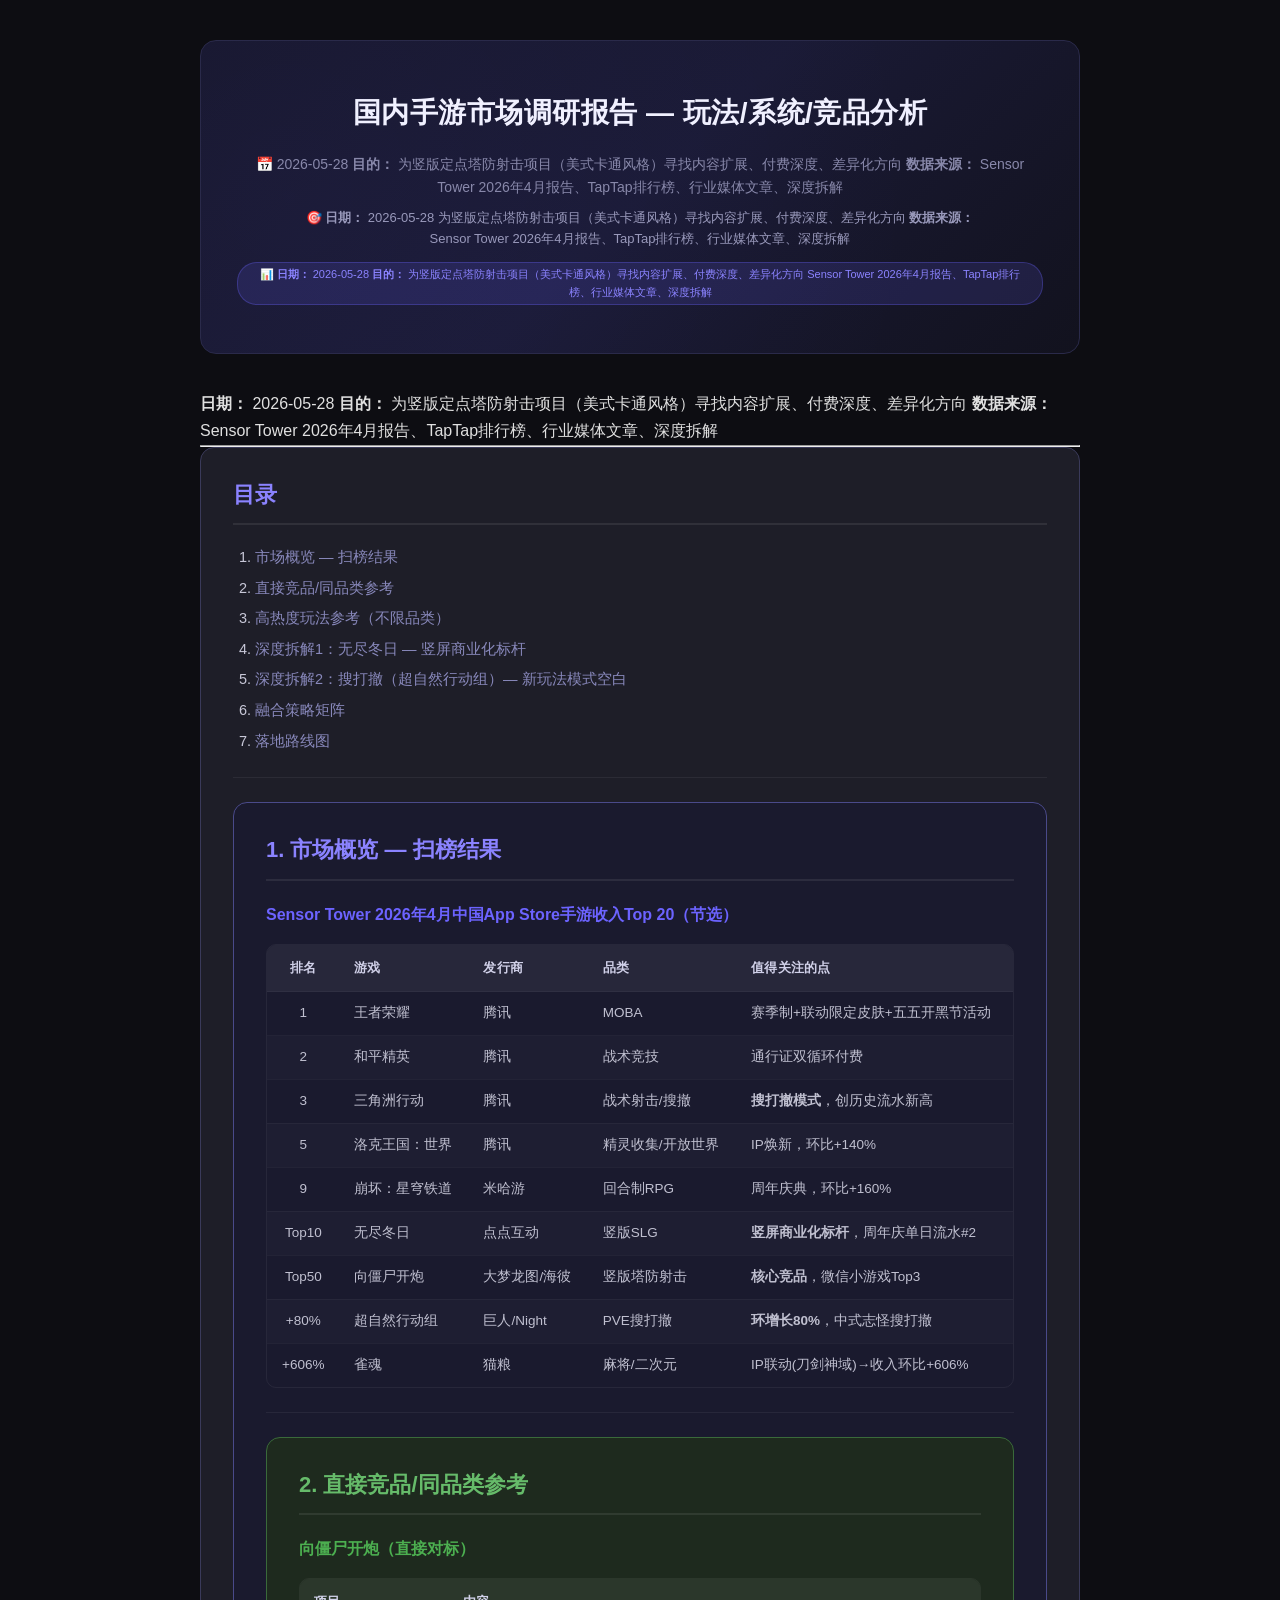
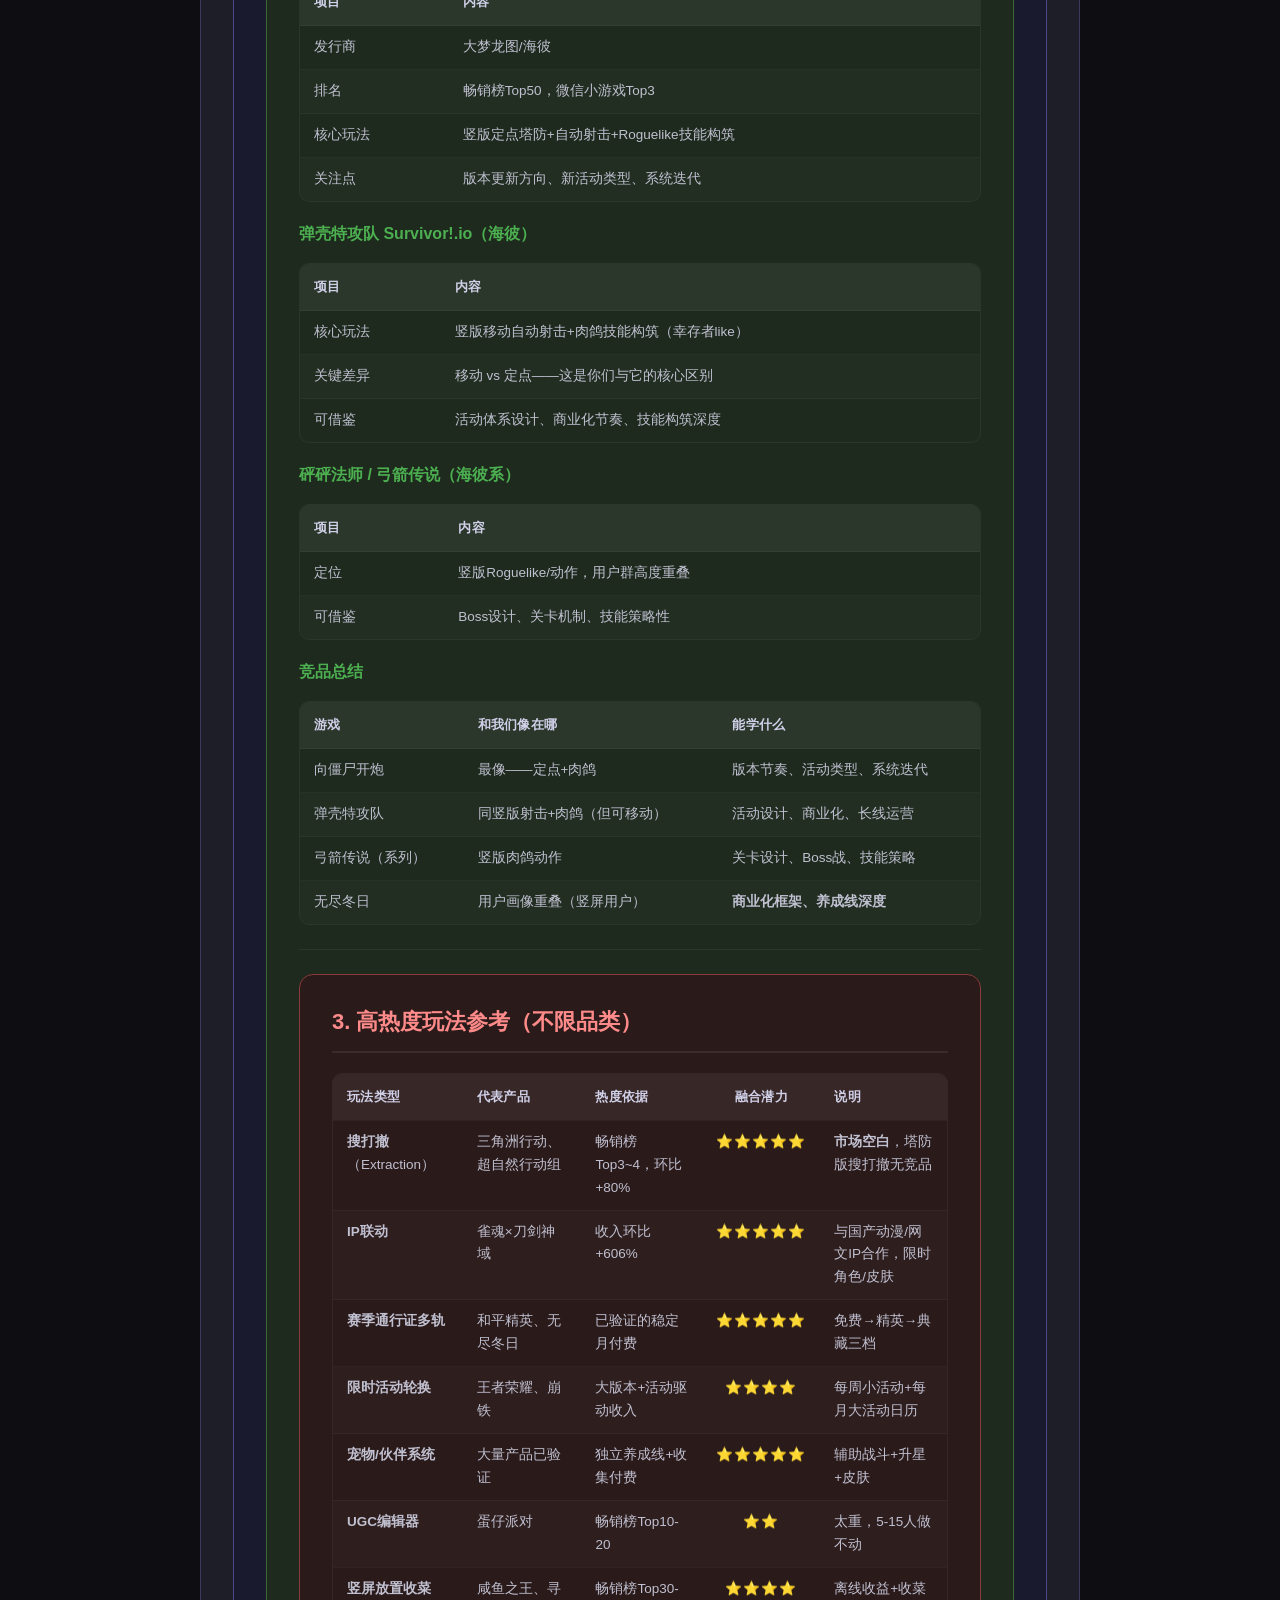
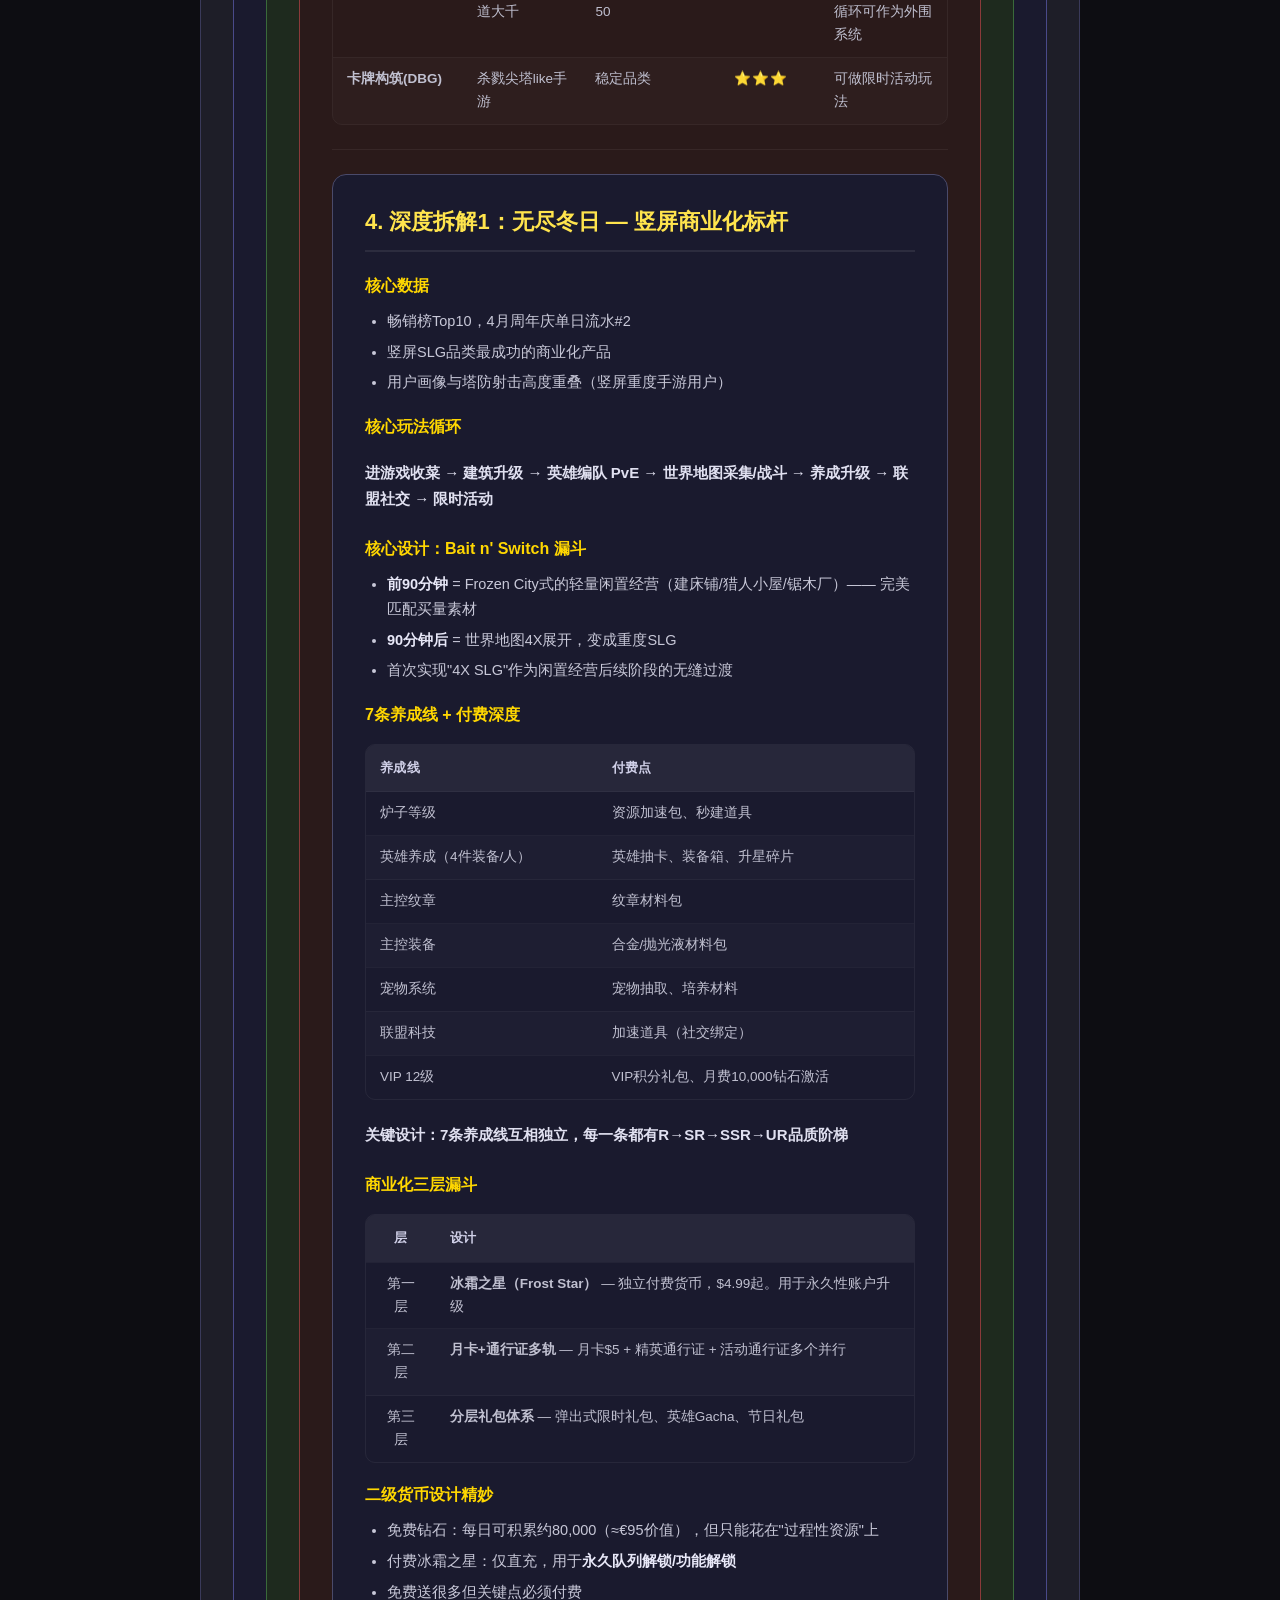
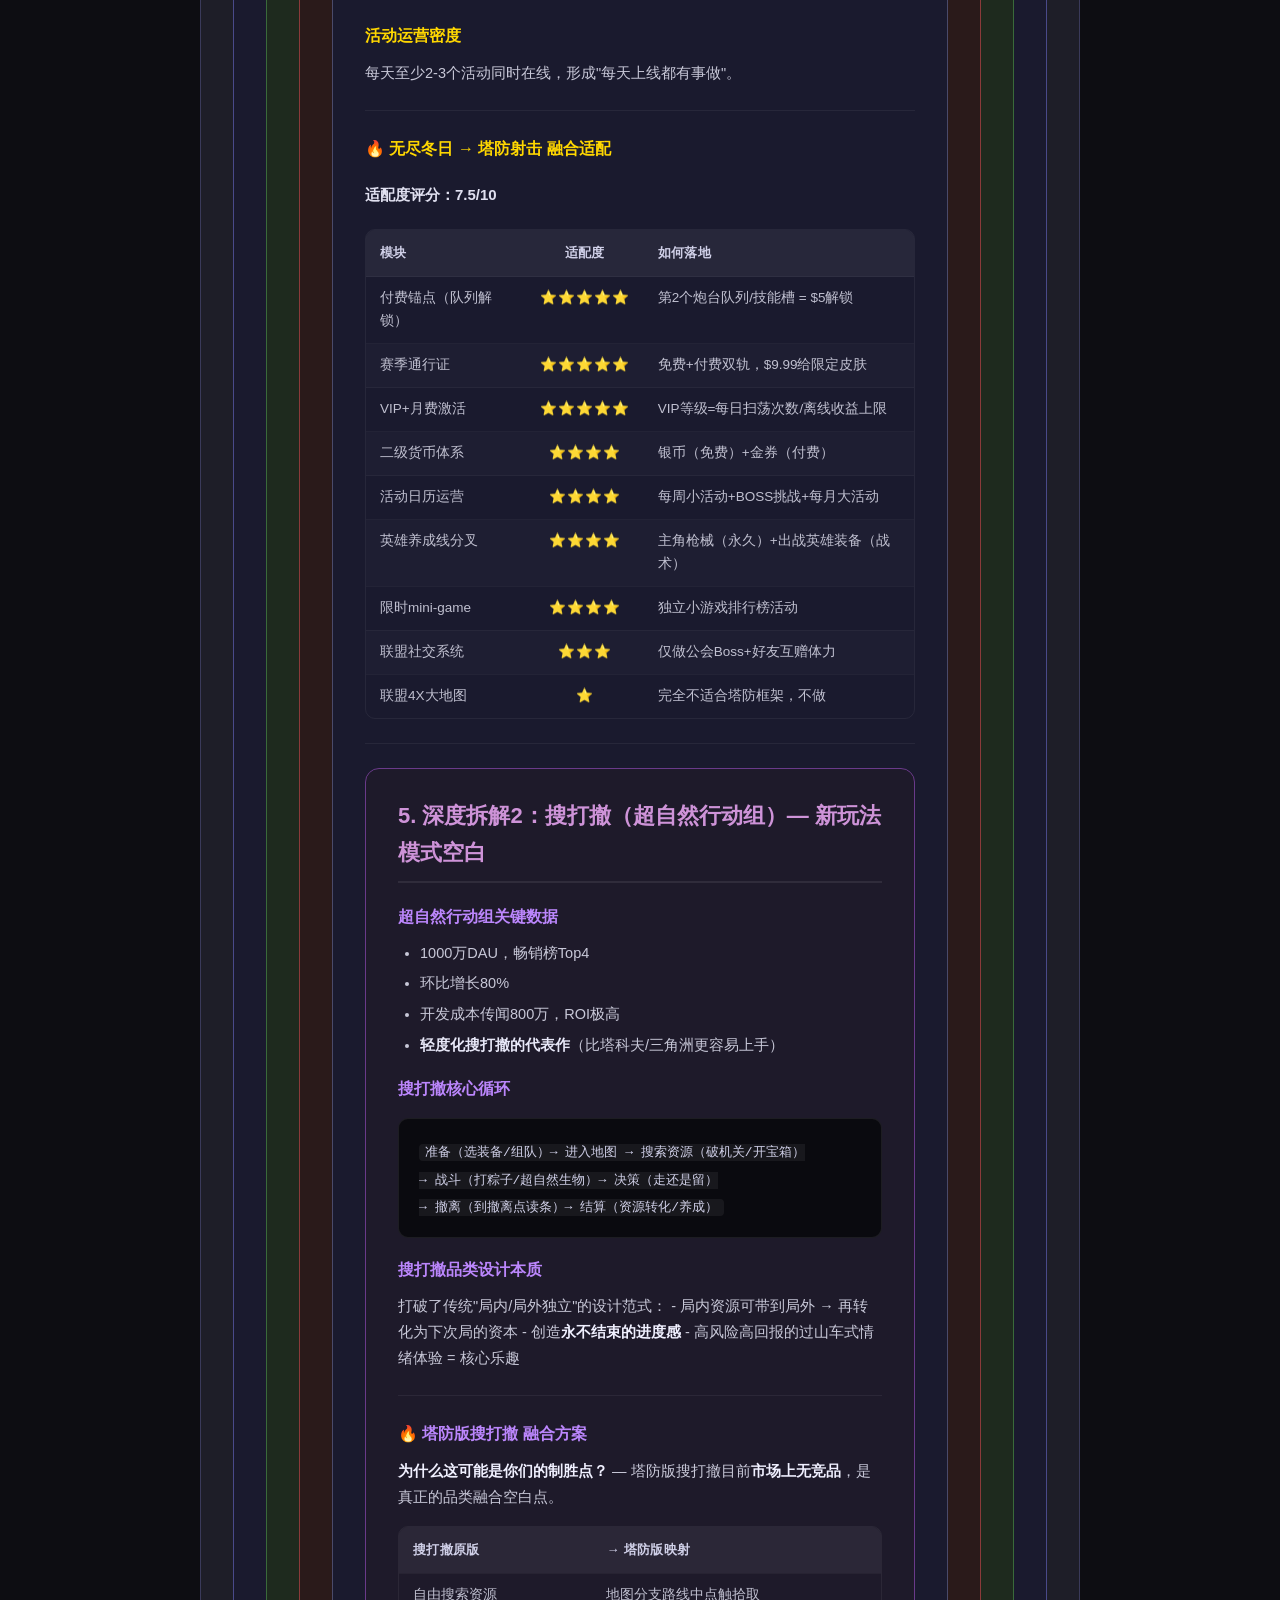
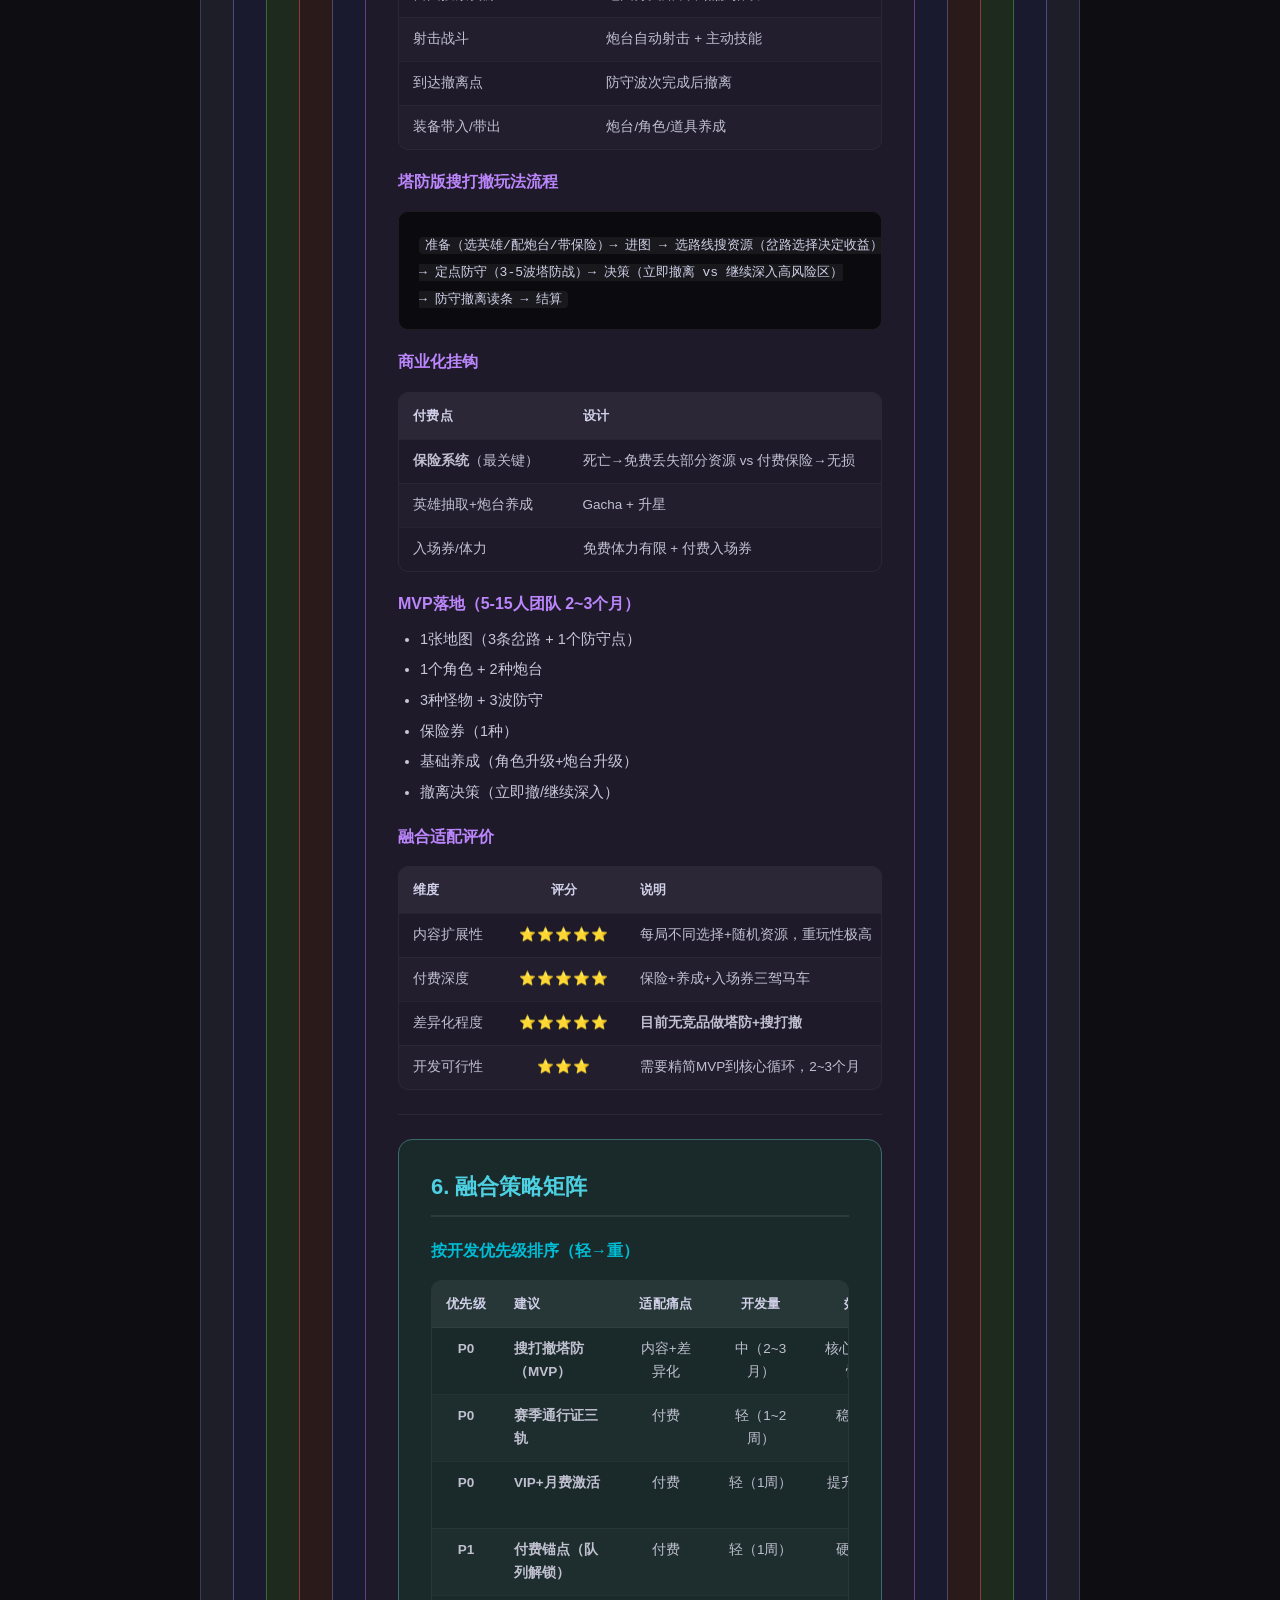
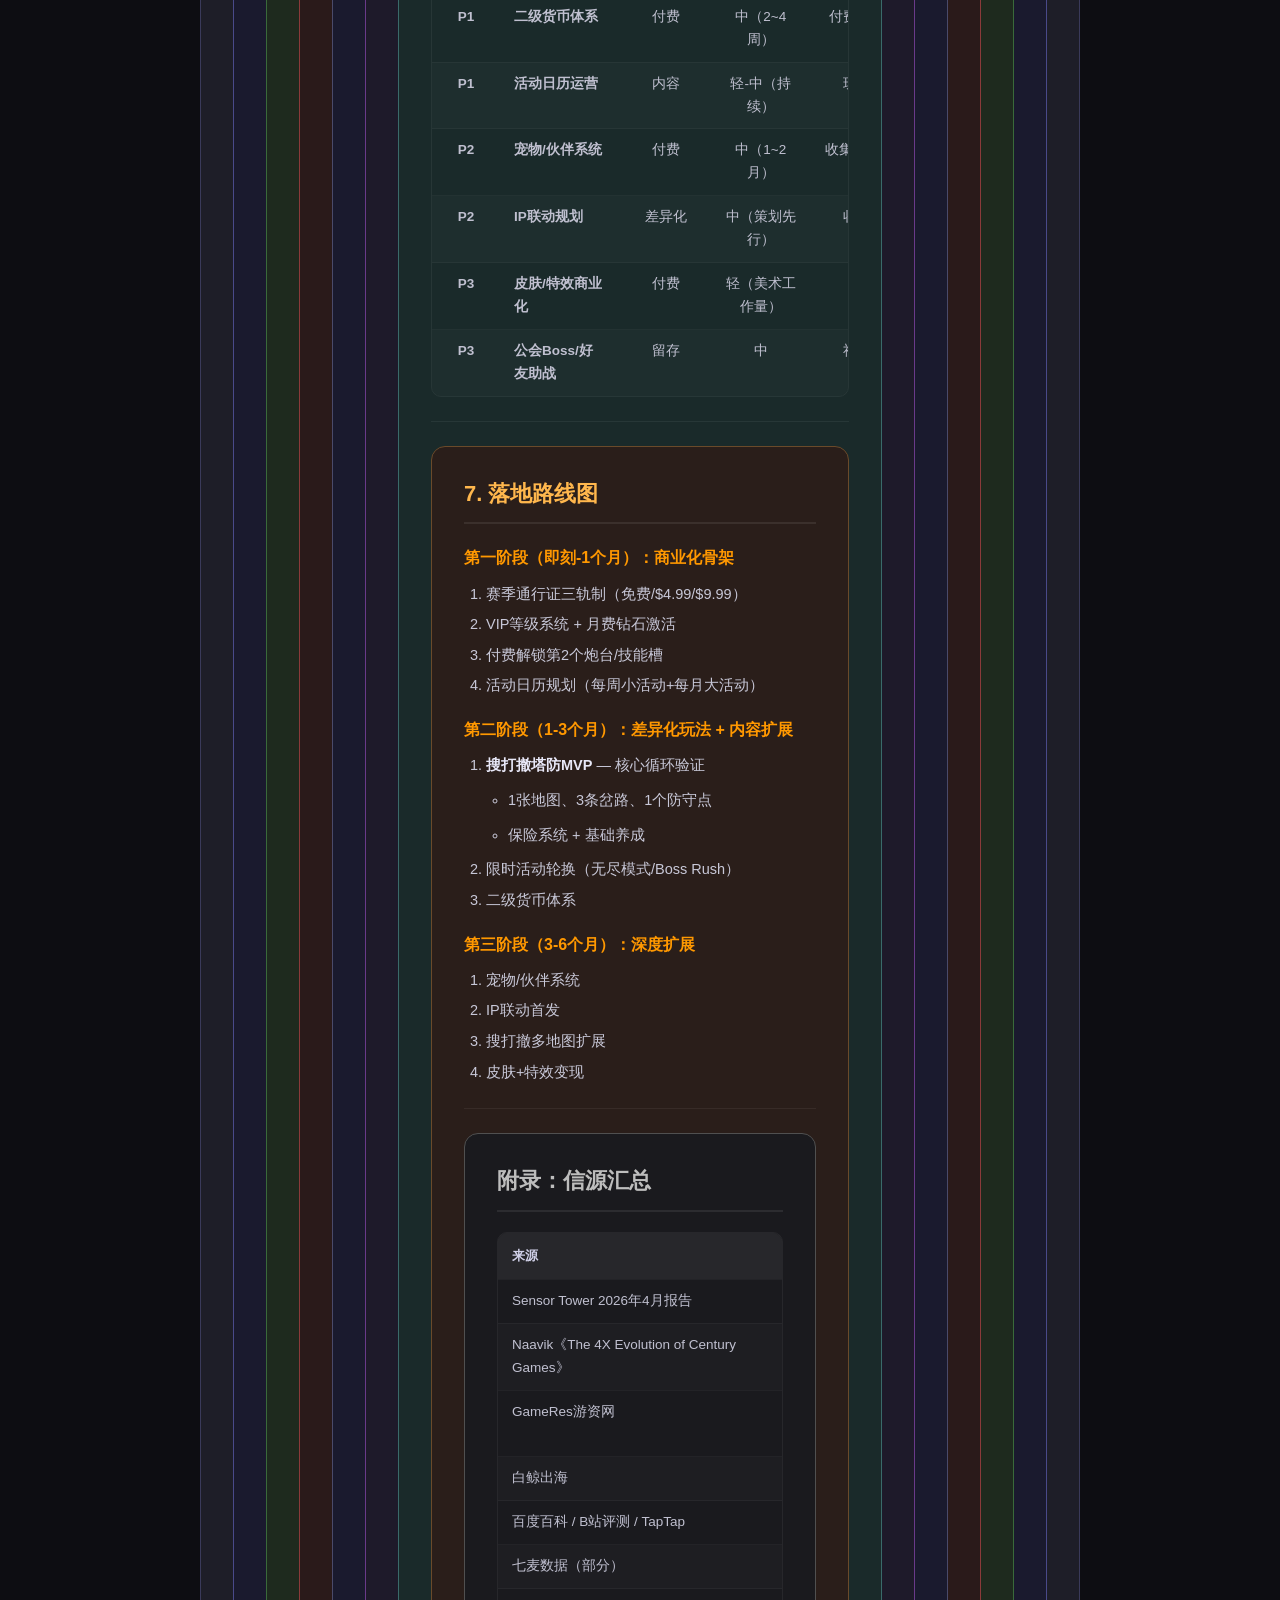
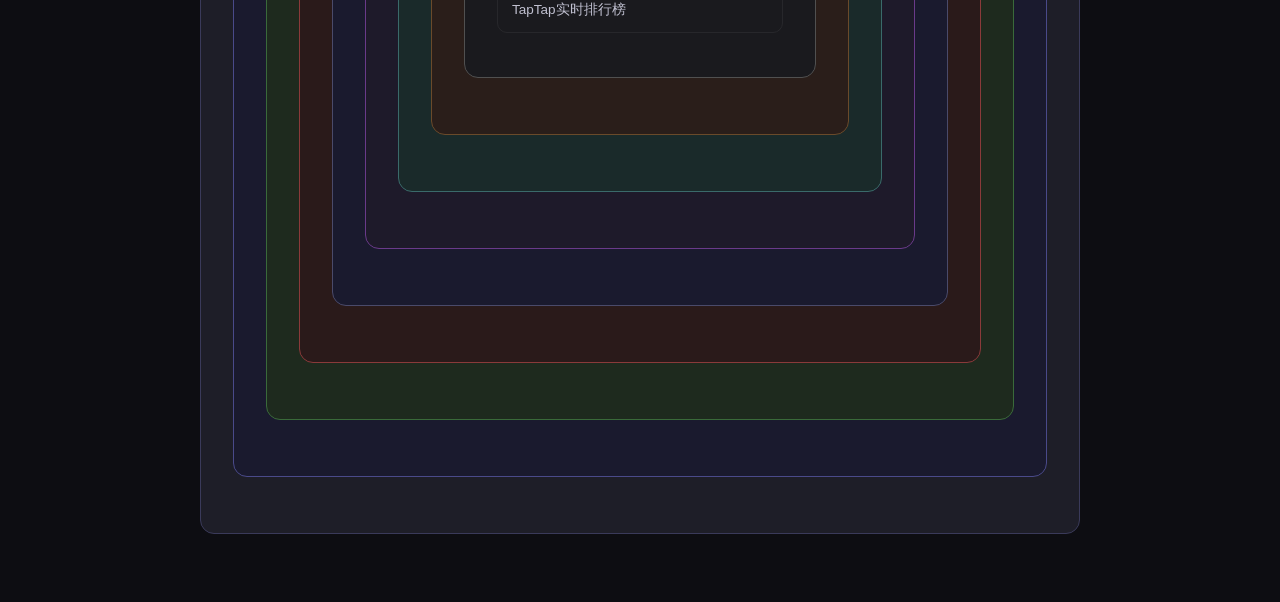
<file: 品类调研/2026-05-28-首轮调研报告.html>
<!DOCTYPE html>
<html lang="zh-CN">
<head>
<meta charset="UTF-8">
<meta name="viewport" content="width=device-width, initial-scale=1.0">
<title>国内手游市场调研报告 — 玩法/系统/竞品分析</title>
<style>
* { margin: 0; padding: 0; box-sizing: border-box; }
body {
    font-family: -apple-system, BlinkMacSystemFont, 'Segoe UI', 'PingFang SC', 'Microsoft YaHei', 'Noto Sans SC', sans-serif;
    background: #0d0d12;
    color: #e0e0e0;
    line-height: 1.7;
    padding: 20px;
}
.container {
    max-width: 920px;
    margin: 0 auto;
    padding: 20px;
}
/* Header / Hero */
.hero {
    background: linear-gradient(135deg, #16162a 0%, #1a1a35 50%, #12121e 100%);
    border: 1px solid #2a2a4a;
    border-radius: 16px;
    padding: 48px 36px;
    margin-bottom: 36px;
    text-align: center;
    position: relative;
    overflow: hidden;
}
.hero::before {
    content: '';
    position: absolute;
    top: -50%;
    left: -50%;
    width: 200%;
    height: 200%;
    background: radial-gradient(circle at 30% 50%, rgba(108,99,255,0.05) 0%, transparent 50%);
    pointer-events: none;
}
.hero h1 {
    font-size: 28px;
    font-weight: 700;
    color: #f0f0ff;
    margin-bottom: 16px;
    position: relative;
    letter-spacing: 0.5px;
}
.hero .meta {
    font-size: 14px;
    color: #8888aa;
    margin-bottom: 8px;
    position: relative;
}
.hero .purpose {
    font-size: 13px;
    color: #9999bb;
    line-height: 1.6;
    position: relative;
    max-width: 700px;
    margin: 0 auto;
}
.hero .badge {
    display: inline-block;
    background: rgba(108,99,255,0.15);
    color: #8b83ff;
    border: 1px solid rgba(108,99,255,0.3);
    padding: 2px 12px;
    border-radius: 20px;
    font-size: 11px;
    margin-top: 12px;
    position: relative;
}
/* Section cards */
.section {
    border-radius: 14px;
    padding: 28px 32px;
    margin-bottom: 28px;
    border: 1px solid;
    position: relative;
}
.section h2 {
    font-size: 22px;
    font-weight: 700;
    margin-bottom: 20px;
    padding-bottom: 10px;
    border-bottom: 2px solid rgba(255,255,255,0.08);
    display: flex;
    align-items: center;
    gap: 8px;
}
.section h3 {
    font-size: 18px;
    font-weight: 600;
    margin: 24px 0 14px 0;
    padding-left: 12px;
    border-left: 3px solid;
}
.section h4 {
    font-size: 16px;
    font-weight: 600;
    margin: 18px 0 10px 0;
    color: #cccce0;
}
.section p {
    margin: 10px 0;
    font-size: 14.5px;
    line-height: 1.8;
    color: #c8c8d8;
}
.section p strong {
    color: #f0f0ff;
}
.section hr {
    border: none;
    border-top: 1px solid rgba(255,255,255,0.06);
    margin: 24px 0;
}
/* Tables */
.table-wrapper {
    overflow-x: auto;
    margin: 16px 0;
    border-radius: 10px;
    border: 1px solid rgba(255,255,255,0.06);
}
table {
    width: 100%;
    border-collapse: collapse;
    font-size: 13.5px;
    min-width: 500px;
}
thead {
    background: rgba(255,255,255,0.06);
}
th {
    padding: 12px 14px;
    text-align: left;
    font-weight: 600;
    color: #d0d0e8;
    font-size: 13px;
    letter-spacing: 0.3px;
    white-space: nowrap;
}
td {
    padding: 10px 14px;
    border-top: 1px solid rgba(255,255,255,0.04);
    color: #c0c0d0;
    vertical-align: top;
}
tr:nth-child(even) td {
    background: rgba(255,255,255,0.02);
}
tr:hover td {
    background: rgba(255,255,255,0.04);
}
td code, th code {
    background: rgba(255,255,255,0.08);
    padding: 1px 6px;
    border-radius: 4px;
    font-size: 12px;
    font-family: 'JetBrains Mono', 'Fira Code', 'Consolas', monospace;
}
/* Code blocks */
.code-block {
    background: #0a0a0f;
    border: 1px solid rgba(255,255,255,0.08);
    border-radius: 10px;
    padding: 18px 20px;
    margin: 16px 0;
    overflow-x: auto;
    position: relative;
}
.code-block .code-lang {
    position: absolute;
    top: 8px;
    right: 12px;
    font-size: 11px;
    color: #666;
    text-transform: uppercase;
    letter-spacing: 1px;
}
.code-block code {
    font-family: 'JetBrains Mono', 'Fira Code', 'Consolas', monospace;
    font-size: 13px;
    line-height: 1.7;
    color: #c0c0d0;
    white-space: pre;
}
/* Lists */
.section ul, .section ol {
    margin: 10px 0;
    padding-left: 22px;
}
.section li {
    margin: 6px 0;
    font-size: 14.5px;
    line-height: 1.7;
    color: #c8c8d8;
}
.section li strong {
    color: #e8e8f8;
}
/* Inline code */
.section code {
    background: rgba(255,255,255,0.06);
    padding: 1px 6px;
    border-radius: 4px;
    font-size: 13px;
    font-family: 'JetBrains Mono', 'Fira Code', 'Consolas', monospace;
    color: #d0d0e8;
}
/* Lists inside tables */
.section td ul, .section td ol {
    margin: 0;
    padding-left: 16px;
}
.section td li {
    font-size: 13px;
    margin: 2px 0;
}
/* Emoji stars */
.stars {
    color: #ffd700;
    letter-spacing: 1px;
}
/* TOC */
.toc-card {
    background: rgba(255,255,255,0.03);
    border: 1px solid rgba(255,255,255,0.06);
    border-radius: 12px;
    padding: 24px 28px;
    margin-bottom: 28px;
}
.toc-card h2 {
    font-size: 18px;
    font-weight: 700;
    color: #d0d0e8;
    margin-bottom: 14px;
    border: none;
    padding: 0;
}
.toc-card ol {
    padding-left: 20px;
}
.toc-card li {
    margin: 6px 0;
    font-size: 14px;
    color: #9999bb;
    list-style-position: outside;
}
.toc-card li a {
    color: #8888bb;
    text-decoration: none;
    transition: color 0.2s;
}
.toc-card li a:hover {
    color: #bb88ff;
}
/* Bold lines */
.bold-line {
    font-weight: 700;
    font-size: 15px;
    color: #e0e0f0;
    margin: 14px 0 8px 0;
    padding: 6px 0;
}
/* Responsive */
@media (max-width: 640px) {
    body { padding: 12px; }
    .container { padding: 0; }
    .hero { padding: 28px 18px; }
    .hero h1 { font-size: 22px; }
    .section { padding: 20px 16px; }
    .section h2 { font-size: 19px; }
    .section h3 { font-size: 16px; }
    table { font-size: 12.5px; min-width: 400px; }
    th, td { padding: 8px 10px; }
    .code-block { padding: 14px; }
    .code-block code { font-size: 12px; }
}
</style>
</head>
<body>
<div class="container">
<div class="hero">
<h1>国内手游市场调研报告 — 玩法/系统/竞品分析</h1>
<div class="meta">📅 2026-05-28
<strong>目的：</strong> 为竖版定点塔防射击项目（美式卡通风格）寻找内容扩展、付费深度、差异化方向
<strong>数据来源：</strong> Sensor Tower 2026年4月报告、TapTap排行榜、行业媒体文章、深度拆解</div>
<div class="purpose">🎯 <strong>日期：</strong> 2026-05-28
 为竖版定点塔防射击项目（美式卡通风格）寻找内容扩展、付费深度、差异化方向
<strong>数据来源：</strong> Sensor Tower 2026年4月报告、TapTap排行榜、行业媒体文章、深度拆解</div>
<span class="badge">📊 <strong>日期：</strong> 2026-05-28
<strong>目的：</strong> 为竖版定点塔防射击项目（美式卡通风格）寻找内容扩展、付费深度、差异化方向
 Sensor Tower 2026年4月报告、TapTap排行榜、行业媒体文章、深度拆解</span>
</div>
<p><strong>日期：</strong> 2026-05-28
<strong>目的：</strong> 为竖版定点塔防射击项目（美式卡通风格）寻找内容扩展、付费深度、差异化方向
<strong>数据来源：</strong> Sensor Tower 2026年4月报告、TapTap排行榜、行业媒体文章、深度拆解</p>
<hr>
<div class="section" style="background: #1e1e28; border-color: #3a3a5a;">
<h2 style="color: #8b83ff;">目录</h2>
<ol>
<li><a href="#1-市场概览--扫榜结果" style="color: #8888bb; text-decoration: none;">市场概览 — 扫榜结果</a></li>
<li><a href="#2-直接竞品同品类参考" style="color: #8888bb; text-decoration: none;">直接竞品/同品类参考</a></li>
<li><a href="#3-高热度玩法参考不限品类" style="color: #8888bb; text-decoration: none;">高热度玩法参考（不限品类）</a></li>
<li><a href="#4-深度拆解1无尽冬日--竖屏商业化标杆" style="color: #8888bb; text-decoration: none;">深度拆解1：无尽冬日 — 竖屏商业化标杆</a></li>
<li><a href="#5-深度拆解2搜打撤超自然行动组--新玩法模式空白" style="color: #8888bb; text-decoration: none;">深度拆解2：搜打撤（超自然行动组）— 新玩法模式空白</a></li>
<li><a href="#6-融合策略矩阵" style="color: #8888bb; text-decoration: none;">融合策略矩阵</a></li>
<li><a href="#7-落地路线图" style="color: #8888bb; text-decoration: none;">落地路线图</a></li>
</ol>
<hr>
<div class="section" style="background: #1a1a2e; border-color: #4a4a8a;">
<h2 style="color: #8b83ff;">1. 市场概览 — 扫榜结果</h2>
<h4 style="color: #6c63ff;">Sensor Tower 2026年4月中国App Store手游收入Top 20（节选）</h4>
<div class="table-wrapper"><table>
<thead><tr><th style="text-align: center;">排名</th><th style="text-align: left;">游戏</th><th style="text-align: left;">发行商</th><th style="text-align: left;">品类</th><th style="text-align: left;">值得关注的点</th></tr></thead>
<tbody>
<tr><td style="text-align: center;">1</td><td style="text-align: left;">王者荣耀</td><td style="text-align: left;">腾讯</td><td style="text-align: left;">MOBA</td><td style="text-align: left;">赛季制+联动限定皮肤+五五开黑节活动</td></tr>
<tr><td style="text-align: center;">2</td><td style="text-align: left;">和平精英</td><td style="text-align: left;">腾讯</td><td style="text-align: left;">战术竞技</td><td style="text-align: left;">通行证双循环付费</td></tr>
<tr><td style="text-align: center;">3</td><td style="text-align: left;">三角洲行动</td><td style="text-align: left;">腾讯</td><td style="text-align: left;">战术射击/搜撤</td><td style="text-align: left;"><strong>搜打撤模式</strong>，创历史流水新高</td></tr>
<tr><td style="text-align: center;">5</td><td style="text-align: left;">洛克王国：世界</td><td style="text-align: left;">腾讯</td><td style="text-align: left;">精灵收集/开放世界</td><td style="text-align: left;">IP焕新，环比+140%</td></tr>
<tr><td style="text-align: center;">9</td><td style="text-align: left;">崩坏：星穹铁道</td><td style="text-align: left;">米哈游</td><td style="text-align: left;">回合制RPG</td><td style="text-align: left;">周年庆典，环比+160%</td></tr>
<tr><td style="text-align: center;">Top10</td><td style="text-align: left;">无尽冬日</td><td style="text-align: left;">点点互动</td><td style="text-align: left;">竖版SLG</td><td style="text-align: left;"><strong>竖屏商业化标杆</strong>，周年庆单日流水#2</td></tr>
<tr><td style="text-align: center;">Top50</td><td style="text-align: left;">向僵尸开炮</td><td style="text-align: left;">大梦龙图/海彼</td><td style="text-align: left;">竖版塔防射击</td><td style="text-align: left;"><strong>核心竞品</strong>，微信小游戏Top3</td></tr>
<tr><td style="text-align: center;">+80%</td><td style="text-align: left;">超自然行动组</td><td style="text-align: left;">巨人/Night</td><td style="text-align: left;">PVE搜打撤</td><td style="text-align: left;"><strong>环增长80%</strong>，中式志怪搜打撤</td></tr>
<tr><td style="text-align: center;">+606%</td><td style="text-align: left;">雀魂</td><td style="text-align: left;">猫粮</td><td style="text-align: left;">麻将/二次元</td><td style="text-align: left;">IP联动(刀剑神域)→收入环比+606%</td></tr>
</tbody>
</table></div>
<hr>
<div class="section" style="background: #1e2a1e; border-color: #3a6a3a;">
<h2 style="color: #66bb6a;">2. 直接竞品/同品类参考</h2>
<h4 style="color: #4caf50;">向僵尸开炮（直接对标）</h4>
<div class="table-wrapper"><table>
<thead><tr><th style="text-align: left;">项目</th><th style="text-align: left;">内容</th></tr></thead>
<tbody>
<tr><td style="text-align: left;">发行商</td><td style="text-align: left;">大梦龙图/海彼</td></tr>
<tr><td style="text-align: left;">排名</td><td style="text-align: left;">畅销榜Top50，微信小游戏Top3</td></tr>
<tr><td style="text-align: left;">核心玩法</td><td style="text-align: left;">竖版定点塔防+自动射击+Roguelike技能构筑</td></tr>
<tr><td style="text-align: left;">关注点</td><td style="text-align: left;">版本更新方向、新活动类型、系统迭代</td></tr>
</tbody>
</table></div>
<h4 style="color: #4caf50;">弹壳特攻队 Survivor!.io（海彼）</h4>
<div class="table-wrapper"><table>
<thead><tr><th style="text-align: left;">项目</th><th style="text-align: left;">内容</th></tr></thead>
<tbody>
<tr><td style="text-align: left;">核心玩法</td><td style="text-align: left;">竖版移动自动射击+肉鸽技能构筑（幸存者like）</td></tr>
<tr><td style="text-align: left;">关键差异</td><td style="text-align: left;">移动 vs 定点——这是你们与它的核心区别</td></tr>
<tr><td style="text-align: left;">可借鉴</td><td style="text-align: left;">活动体系设计、商业化节奏、技能构筑深度</td></tr>
</tbody>
</table></div>
<h4 style="color: #4caf50;">砰砰法师 / 弓箭传说（海彼系）</h4>
<div class="table-wrapper"><table>
<thead><tr><th style="text-align: left;">项目</th><th style="text-align: left;">内容</th></tr></thead>
<tbody>
<tr><td style="text-align: left;">定位</td><td style="text-align: left;">竖版Roguelike/动作，用户群高度重叠</td></tr>
<tr><td style="text-align: left;">可借鉴</td><td style="text-align: left;">Boss设计、关卡机制、技能策略性</td></tr>
</tbody>
</table></div>
<h4 style="color: #4caf50;">竞品总结</h4>
<div class="table-wrapper"><table>
<thead><tr><th style="text-align: left;">游戏</th><th style="text-align: left;">和我们像在哪</th><th style="text-align: left;">能学什么</th></tr></thead>
<tbody>
<tr><td style="text-align: left;">向僵尸开炮</td><td style="text-align: left;">最像——定点+肉鸽</td><td style="text-align: left;">版本节奏、活动类型、系统迭代</td></tr>
<tr><td style="text-align: left;">弹壳特攻队</td><td style="text-align: left;">同竖版射击+肉鸽（但可移动）</td><td style="text-align: left;">活动设计、商业化、长线运营</td></tr>
<tr><td style="text-align: left;">弓箭传说（系列）</td><td style="text-align: left;">竖版肉鸽动作</td><td style="text-align: left;">关卡设计、Boss战、技能策略</td></tr>
<tr><td style="text-align: left;">无尽冬日</td><td style="text-align: left;">用户画像重叠（竖屏用户）</td><td style="text-align: left;"><strong>商业化框架、养成线深度</strong></td></tr>
</tbody>
</table></div>
<hr>
<div class="section" style="background: #2a1a1a; border-color: #8a3a3a;">
<h2 style="color: #ff8a8a;">3. 高热度玩法参考（不限品类）</h2>
<div class="table-wrapper"><table>
<thead><tr><th style="text-align: left;">玩法类型</th><th style="text-align: left;">代表产品</th><th style="text-align: left;">热度依据</th><th style="text-align: center;">融合潜力</th><th style="text-align: left;">说明</th></tr></thead>
<tbody>
<tr><td style="text-align: left;"><strong>搜打撤</strong>（Extraction）</td><td style="text-align: left;">三角洲行动、超自然行动组</td><td style="text-align: left;">畅销榜Top3~4，环比+80%</td><td style="text-align: center;"><span class="stars">⭐⭐⭐⭐⭐</span></td><td style="text-align: left;"><strong>市场空白</strong>，塔防版搜打撤无竞品</td></tr>
<tr><td style="text-align: left;"><strong>IP联动</strong></td><td style="text-align: left;">雀魂×刀剑神域</td><td style="text-align: left;">收入环比+606%</td><td style="text-align: center;"><span class="stars">⭐⭐⭐⭐⭐</span></td><td style="text-align: left;">与国产动漫/网文IP合作，限时角色/皮肤</td></tr>
<tr><td style="text-align: left;"><strong>赛季通行证多轨</strong></td><td style="text-align: left;">和平精英、无尽冬日</td><td style="text-align: left;">已验证的稳定月付费</td><td style="text-align: center;"><span class="stars">⭐⭐⭐⭐⭐</span></td><td style="text-align: left;">免费→精英→典藏三档</td></tr>
<tr><td style="text-align: left;"><strong>限时活动轮换</strong></td><td style="text-align: left;">王者荣耀、崩铁</td><td style="text-align: left;">大版本+活动驱动收入</td><td style="text-align: center;"><span class="stars">⭐⭐⭐⭐</span></td><td style="text-align: left;">每周小活动+每月大活动日历</td></tr>
<tr><td style="text-align: left;"><strong>宠物/伙伴系统</strong></td><td style="text-align: left;">大量产品已验证</td><td style="text-align: left;">独立养成线+收集付费</td><td style="text-align: center;"><span class="stars">⭐⭐⭐⭐⭐</span></td><td style="text-align: left;">辅助战斗+升星+皮肤</td></tr>
<tr><td style="text-align: left;"><strong>UGC编辑器</strong></td><td style="text-align: left;">蛋仔派对</td><td style="text-align: left;">畅销榜Top10-20</td><td style="text-align: center;"><span class="stars">⭐⭐</span></td><td style="text-align: left;">太重，5-15人做不动</td></tr>
<tr><td style="text-align: left;"><strong>竖屏放置收菜</strong></td><td style="text-align: left;">咸鱼之王、寻道大千</td><td style="text-align: left;">畅销榜Top30-50</td><td style="text-align: center;"><span class="stars">⭐⭐⭐⭐</span></td><td style="text-align: left;">离线收益+收菜循环可作为外围系统</td></tr>
<tr><td style="text-align: left;"><strong>卡牌构筑(DBG)</strong></td><td style="text-align: left;">杀戮尖塔like手游</td><td style="text-align: left;">稳定品类</td><td style="text-align: center;"><span class="stars">⭐⭐⭐</span></td><td style="text-align: left;">可做限时活动玩法</td></tr>
</tbody>
</table></div>
<hr>
<div class="section" style="background: #1a1a2e; border-color: #4a4a6a;">
<h2 style="color: #ffe44d;">4. 深度拆解1：无尽冬日 — 竖屏商业化标杆</h2>
<h4 style="color: #ffd700;">核心数据</h4>
<ul>
<li>畅销榜Top10，4月周年庆单日流水#2</li>
<li>竖屏SLG品类最成功的商业化产品</li>
<li>用户画像与塔防射击高度重叠（竖屏重度手游用户）</li>
</ul>
<h4 style="color: #ffd700;">核心玩法循环</h4>
<div class="bold-line">进游戏收菜 → 建筑升级 → 英雄编队 PvE → 世界地图采集/战斗 → 养成升级 → 联盟社交 → 限时活动</div>
<h4 style="color: #ffd700;">核心设计：Bait n' Switch 漏斗</h4>
<ul>
<li><strong>前90分钟</strong> = Frozen City式的轻量闲置经营（建床铺/猎人小屋/锯木厂）—— 完美匹配买量素材</li>
<li><strong>90分钟后</strong> = 世界地图4X展开，变成重度SLG</li>
<li>首次实现"4X SLG"作为闲置经营后续阶段的无缝过渡</li>
</ul>
<h4 style="color: #ffd700;">7条养成线 + 付费深度</h4>
<div class="table-wrapper"><table>
<thead><tr><th style="text-align: left;">养成线</th><th style="text-align: left;">付费点</th></tr></thead>
<tbody>
<tr><td style="text-align: left;">炉子等级</td><td style="text-align: left;">资源加速包、秒建道具</td></tr>
<tr><td style="text-align: left;">英雄养成（4件装备/人）</td><td style="text-align: left;">英雄抽卡、装备箱、升星碎片</td></tr>
<tr><td style="text-align: left;">主控纹章</td><td style="text-align: left;">纹章材料包</td></tr>
<tr><td style="text-align: left;">主控装备</td><td style="text-align: left;">合金/抛光液材料包</td></tr>
<tr><td style="text-align: left;">宠物系统</td><td style="text-align: left;">宠物抽取、培养材料</td></tr>
<tr><td style="text-align: left;">联盟科技</td><td style="text-align: left;">加速道具（社交绑定）</td></tr>
<tr><td style="text-align: left;">VIP 12级</td><td style="text-align: left;">VIP积分礼包、月费10,000钻石激活</td></tr>
</tbody>
</table></div>
<div class="bold-line">关键设计：7条养成线互相独立，每一条都有R→SR→SSR→UR品质阶梯</div>
<h4 style="color: #ffd700;">商业化三层漏斗</h4>
<div class="table-wrapper"><table>
<thead><tr><th style="text-align: center;">层</th><th style="text-align: left;">设计</th></tr></thead>
<tbody>
<tr><td style="text-align: center;">第一层</td><td style="text-align: left;"><strong>冰霜之星（Frost Star）</strong> — 独立付费货币，$4.99起。用于永久性账户升级</td></tr>
<tr><td style="text-align: center;">第二层</td><td style="text-align: left;"><strong>月卡+通行证多轨</strong> — 月卡$5 + 精英通行证 + 活动通行证多个并行</td></tr>
<tr><td style="text-align: center;">第三层</td><td style="text-align: left;"><strong>分层礼包体系</strong> — 弹出式限时礼包、英雄Gacha、节日礼包</td></tr>
</tbody>
</table></div>
<h4 style="color: #ffd700;">二级货币设计精妙</h4>
<ul>
<li>免费钻石：每日可积累约80,000（≈€95价值），但只能花在"过程性资源"上</li>
<li>付费冰霜之星：仅直充，用于<strong>永久队列解锁/功能解锁</strong></li>
<li>免费送很多但关键点必须付费</li>
</ul>
<h4 style="color: #ffd700;">活动运营密度</h4>
<p>每天至少2-3个活动同时在线，形成"每天上线都有事做"。</p>
<hr>
<h4 style="color: #ffd700;">🔥 无尽冬日 → 塔防射击 融合适配</h4>
<div class="bold-line">适配度评分：7.5/10</div>
<div class="table-wrapper"><table>
<thead><tr><th style="text-align: left;">模块</th><th style="text-align: center;">适配度</th><th style="text-align: left;">如何落地</th></tr></thead>
<tbody>
<tr><td style="text-align: left;">付费锚点（队列解锁）</td><td style="text-align: center;"><span class="stars">⭐⭐⭐⭐⭐</span></td><td style="text-align: left;">第2个炮台队列/技能槽 = $5解锁</td></tr>
<tr><td style="text-align: left;">赛季通行证</td><td style="text-align: center;"><span class="stars">⭐⭐⭐⭐⭐</span></td><td style="text-align: left;">免费+付费双轨，$9.99给限定皮肤</td></tr>
<tr><td style="text-align: left;">VIP+月费激活</td><td style="text-align: center;"><span class="stars">⭐⭐⭐⭐⭐</span></td><td style="text-align: left;">VIP等级=每日扫荡次数/离线收益上限</td></tr>
<tr><td style="text-align: left;">二级货币体系</td><td style="text-align: center;"><span class="stars">⭐⭐⭐⭐</span></td><td style="text-align: left;">银币（免费）+金券（付费）</td></tr>
<tr><td style="text-align: left;">活动日历运营</td><td style="text-align: center;"><span class="stars">⭐⭐⭐⭐</span></td><td style="text-align: left;">每周小活动+BOSS挑战+每月大活动</td></tr>
<tr><td style="text-align: left;">英雄养成线分叉</td><td style="text-align: center;"><span class="stars">⭐⭐⭐⭐</span></td><td style="text-align: left;">主角枪械（永久）+出战英雄装备（战术）</td></tr>
<tr><td style="text-align: left;">限时mini-game</td><td style="text-align: center;"><span class="stars">⭐⭐⭐⭐</span></td><td style="text-align: left;">独立小游戏排行榜活动</td></tr>
<tr><td style="text-align: left;">联盟社交系统</td><td style="text-align: center;"><span class="stars">⭐⭐⭐</span></td><td style="text-align: left;">仅做公会Boss+好友互赠体力</td></tr>
<tr><td style="text-align: left;">联盟4X大地图</td><td style="text-align: center;"><span class="stars">⭐</span></td><td style="text-align: left;">完全不适合塔防框架，不做</td></tr>
</tbody>
</table></div>
<hr>
<div class="section" style="background: #1e1a2a; border-color: #6a3a8a;">
<h2 style="color: #ce93d8;">5. 深度拆解2：搜打撤（超自然行动组）— 新玩法模式空白</h2>
<h4 style="color: #bb86fc;">超自然行动组关键数据</h4>
<ul>
<li>1000万DAU，畅销榜Top4</li>
<li>环比增长80%</li>
<li>开发成本传闻800万，ROI极高</li>
<li><strong>轻度化搜打撤的代表作</strong>（比塔科夫/三角洲更容易上手）</li>
</ul>
<h4 style="color: #bb86fc;">搜打撤核心循环</h4>
<div class="code-block"><span class="code-lang"></span><code>准备（选装备/组队）→ 进入地图 → 搜索资源（破机关/开宝箱）
→ 战斗（打粽子/超自然生物）→ 决策（走还是留）
→ 撤离（到撤离点读条）→ 结算（资源转化/养成）</code></div>
<h4 style="color: #bb86fc;">搜打撤品类设计本质</h4>
<p>打破了传统"局内/局外独立"的设计范式：
- 局内资源可带到局外 → 再转化为下次局的资本
- 创造<strong>永不结束的进度感</strong>
- 高风险高回报的过山车式情绪体验 = 核心乐趣</p>
<hr>
<h4 style="color: #bb86fc;">🔥 塔防版搜打撤 融合方案</h4>
<p><strong>为什么这可能是你们的制胜点？</strong> — 塔防版搜打撤目前<strong>市场上无竞品</strong>，是真正的品类融合空白点。</p>
<div class="table-wrapper"><table>
<thead><tr><th style="text-align: left;">搜打撤原版</th><th style="text-align: left;">→ 塔防版映射</th></tr></thead>
<tbody>
<tr><td style="text-align: left;">自由搜索资源</td><td style="text-align: left;">地图分支路线中点触拾取</td></tr>
<tr><td style="text-align: left;">射击战斗</td><td style="text-align: left;">炮台自动射击 + 主动技能</td></tr>
<tr><td style="text-align: left;">到达撤离点</td><td style="text-align: left;">防守波次完成后撤离</td></tr>
<tr><td style="text-align: left;">装备带入/带出</td><td style="text-align: left;">炮台/角色/道具养成</td></tr>
</tbody>
</table></div>
<h4 style="color: #bb86fc;">塔防版搜打撤玩法流程</h4>
<div class="code-block"><span class="code-lang"></span><code>准备（选英雄/配炮台/带保险）→ 进图 → 选路线搜资源（岔路选择决定收益）
→ 定点防守（3-5波塔防战）→ 决策（立即撤离 vs 继续深入高风险区）
→ 防守撤离读条 → 结算</code></div>
<h4 style="color: #bb86fc;">商业化挂钩</h4>
<div class="table-wrapper"><table>
<thead><tr><th style="text-align: left;">付费点</th><th style="text-align: left;">设计</th></tr></thead>
<tbody>
<tr><td style="text-align: left;"><strong>保险系统</strong>（最关键）</td><td style="text-align: left;">死亡→免费丢失部分资源 vs 付费保险→无损</td></tr>
<tr><td style="text-align: left;">英雄抽取+炮台养成</td><td style="text-align: left;">Gacha + 升星</td></tr>
<tr><td style="text-align: left;">入场券/体力</td><td style="text-align: left;">免费体力有限 + 付费入场券</td></tr>
</tbody>
</table></div>
<h4 style="color: #bb86fc;">MVP落地（5-15人团队 2~3个月）</h4>
<ul>
<li>1张地图（3条岔路 + 1个防守点）</li>
<li>1个角色 + 2种炮台</li>
<li>3种怪物 + 3波防守</li>
<li>保险券（1种）</li>
<li>基础养成（角色升级+炮台升级）</li>
<li>撤离决策（立即撤/继续深入）</li>
</ul>
<h4 style="color: #bb86fc;">融合适配评价</h4>
<div class="table-wrapper"><table>
<thead><tr><th style="text-align: left;">维度</th><th style="text-align: center;">评分</th><th style="text-align: left;">说明</th></tr></thead>
<tbody>
<tr><td style="text-align: left;">内容扩展性</td><td style="text-align: center;"><span class="stars">⭐⭐⭐⭐⭐</span></td><td style="text-align: left;">每局不同选择+随机资源，重玩性极高</td></tr>
<tr><td style="text-align: left;">付费深度</td><td style="text-align: center;"><span class="stars">⭐⭐⭐⭐⭐</span></td><td style="text-align: left;">保险+养成+入场券三驾马车</td></tr>
<tr><td style="text-align: left;">差异化程度</td><td style="text-align: center;"><span class="stars">⭐⭐⭐⭐⭐</span></td><td style="text-align: left;"><strong>目前无竞品做塔防+搜打撤</strong></td></tr>
<tr><td style="text-align: left;">开发可行性</td><td style="text-align: center;"><span class="stars">⭐⭐⭐</span></td><td style="text-align: left;">需要精简MVP到核心循环，2~3个月</td></tr>
</tbody>
</table></div>
<hr>
<div class="section" style="background: #1a2a2a; border-color: #3a6a6a;">
<h2 style="color: #4dd0e1;">6. 融合策略矩阵</h2>
<h4 style="color: #00bcd4;">按开发优先级排序（轻→重）</h4>
<div class="table-wrapper"><table>
<thead><tr><th style="text-align: center;">优先级</th><th style="text-align: left;">建议</th><th style="text-align: center;">适配痛点</th><th style="text-align: center;">开发量</th><th style="text-align: center;">效果预期</th></tr></thead>
<tbody>
<tr><td style="text-align: center;"><strong>P0</strong></td><td style="text-align: left;"><strong>搜打撤塔防（MVP）</strong></td><td style="text-align: center;">内容+差异化</td><td style="text-align: center;">中（2~3月）</td><td style="text-align: center;">核心卖点+重玩性+付费</td></tr>
<tr><td style="text-align: center;"><strong>P0</strong></td><td style="text-align: left;"><strong>赛季通行证三轨</strong></td><td style="text-align: center;">付费</td><td style="text-align: center;">轻（1~2周）</td><td style="text-align: center;">稳定月付费</td></tr>
<tr><td style="text-align: center;"><strong>P0</strong></td><td style="text-align: left;"><strong>VIP+月费激活</strong></td><td style="text-align: center;">付费</td><td style="text-align: center;">轻（1周）</td><td style="text-align: center;">提升ARPU+日活</td></tr>
<tr><td style="text-align: center;"><strong>P1</strong></td><td style="text-align: left;"><strong>付费锚点（队列解锁）</strong></td><td style="text-align: center;">付费</td><td style="text-align: center;">轻（1周）</td><td style="text-align: center;">硬付费转化</td></tr>
<tr><td style="text-align: center;"><strong>P1</strong></td><td style="text-align: left;"><strong>二级货币体系</strong></td><td style="text-align: center;">付费</td><td style="text-align: center;">中（2~4周）</td><td style="text-align: center;">付费循环深化</td></tr>
<tr><td style="text-align: center;"><strong>P1</strong></td><td style="text-align: left;"><strong>活动日历运营</strong></td><td style="text-align: center;">内容</td><td style="text-align: center;">轻-中（持续）</td><td style="text-align: center;">玩家留存</td></tr>
<tr><td style="text-align: center;"><strong>P2</strong></td><td style="text-align: left;"><strong>宠物/伙伴系统</strong></td><td style="text-align: center;">付费</td><td style="text-align: center;">中（1~2月）</td><td style="text-align: center;">收集+养成深度</td></tr>
<tr><td style="text-align: center;"><strong>P2</strong></td><td style="text-align: left;"><strong>IP联动规划</strong></td><td style="text-align: center;">差异化</td><td style="text-align: center;">中（策划先行）</td><td style="text-align: center;">收入爆点</td></tr>
<tr><td style="text-align: center;"><strong>P3</strong></td><td style="text-align: left;"><strong>皮肤/特效商业化</strong></td><td style="text-align: center;">付费</td><td style="text-align: center;">轻（美术工作量）</td><td style="text-align: center;">纯利润</td></tr>
<tr><td style="text-align: center;"><strong>P3</strong></td><td style="text-align: left;"><strong>公会Boss/好友助战</strong></td><td style="text-align: center;">留存</td><td style="text-align: center;">中</td><td style="text-align: center;">社交留存</td></tr>
</tbody>
</table></div>
<hr>
<div class="section" style="background: #2a1e1a; border-color: #6a4a2a;">
<h2 style="color: #ffb74d;">7. 落地路线图</h2>
<h4 style="color: #ff9800;">第一阶段（即刻-1个月）：商业化骨架</h4>
<ol>
<li>赛季通行证三轨制（免费/$4.99/$9.99）</li>
<li>VIP等级系统 + 月费钻石激活</li>
<li>付费解锁第2个炮台/技能槽</li>
<li>活动日历规划（每周小活动+每月大活动）</li>
</ol>
<h4 style="color: #ff9800;">第二阶段（1-3个月）：差异化玩法 + 内容扩展</h4>
<ol>
<li><strong>搜打撤塔防MVP</strong> — 核心循环验证</li>
<ul><li>1张地图、3条岔路、1个防守点</li></ul>
<ul><li>保险系统 + 基础养成</li></ul>
<li>限时活动轮换（无尽模式/Boss Rush）</li>
<li>二级货币体系</li>
</ol>
<h4 style="color: #ff9800;">第三阶段（3-6个月）：深度扩展</h4>
<ol>
<li>宠物/伙伴系统</li>
<li>IP联动首发</li>
<li>搜打撤多地图扩展</li>
<li>皮肤+特效变现</li>
</ol>
<hr>
<div class="section" style="background: #1a1a1e; border-color: #505050;">
<h2 style="color: #bdbdbd;">附录：信源汇总</h2>
<div class="table-wrapper"><table>
<thead><tr><th style="text-align: left;">来源</th><th style="text-align: left;">内容</th></tr></thead>
<tbody>
<tr><td style="text-align: left;">Sensor Tower 2026年4月报告</td><td style="text-align: left;">主要榜单数据</td></tr>
<tr><td style="text-align: left;">Naavik《The 4X Evolution of Century Games》</td><td style="text-align: left;">无尽冬日深度分析</td></tr>
<tr><td style="text-align: left;">GameRes游资网</td><td style="text-align: left;">超自然行动组产品模型分析</td></tr>
<tr><td style="text-align: left;">白鲸出海</td><td style="text-align: left;">无尽冬日行业分析</td></tr>
<tr><td style="text-align: left;">百度百科 / B站评测 / TapTap</td><td style="text-align: left;">超自然行动组玩法信息</td></tr>
<tr><td style="text-align: left;">七麦数据（部分）</td><td style="text-align: left;">榜单补充</td></tr>
<tr><td style="text-align: left;">TapTap实时排行榜</td><td style="text-align: left;">口碑热度参考</td></tr>
</tbody>
</table></div>
</div>
</div>
</body>
</html>
</file>
